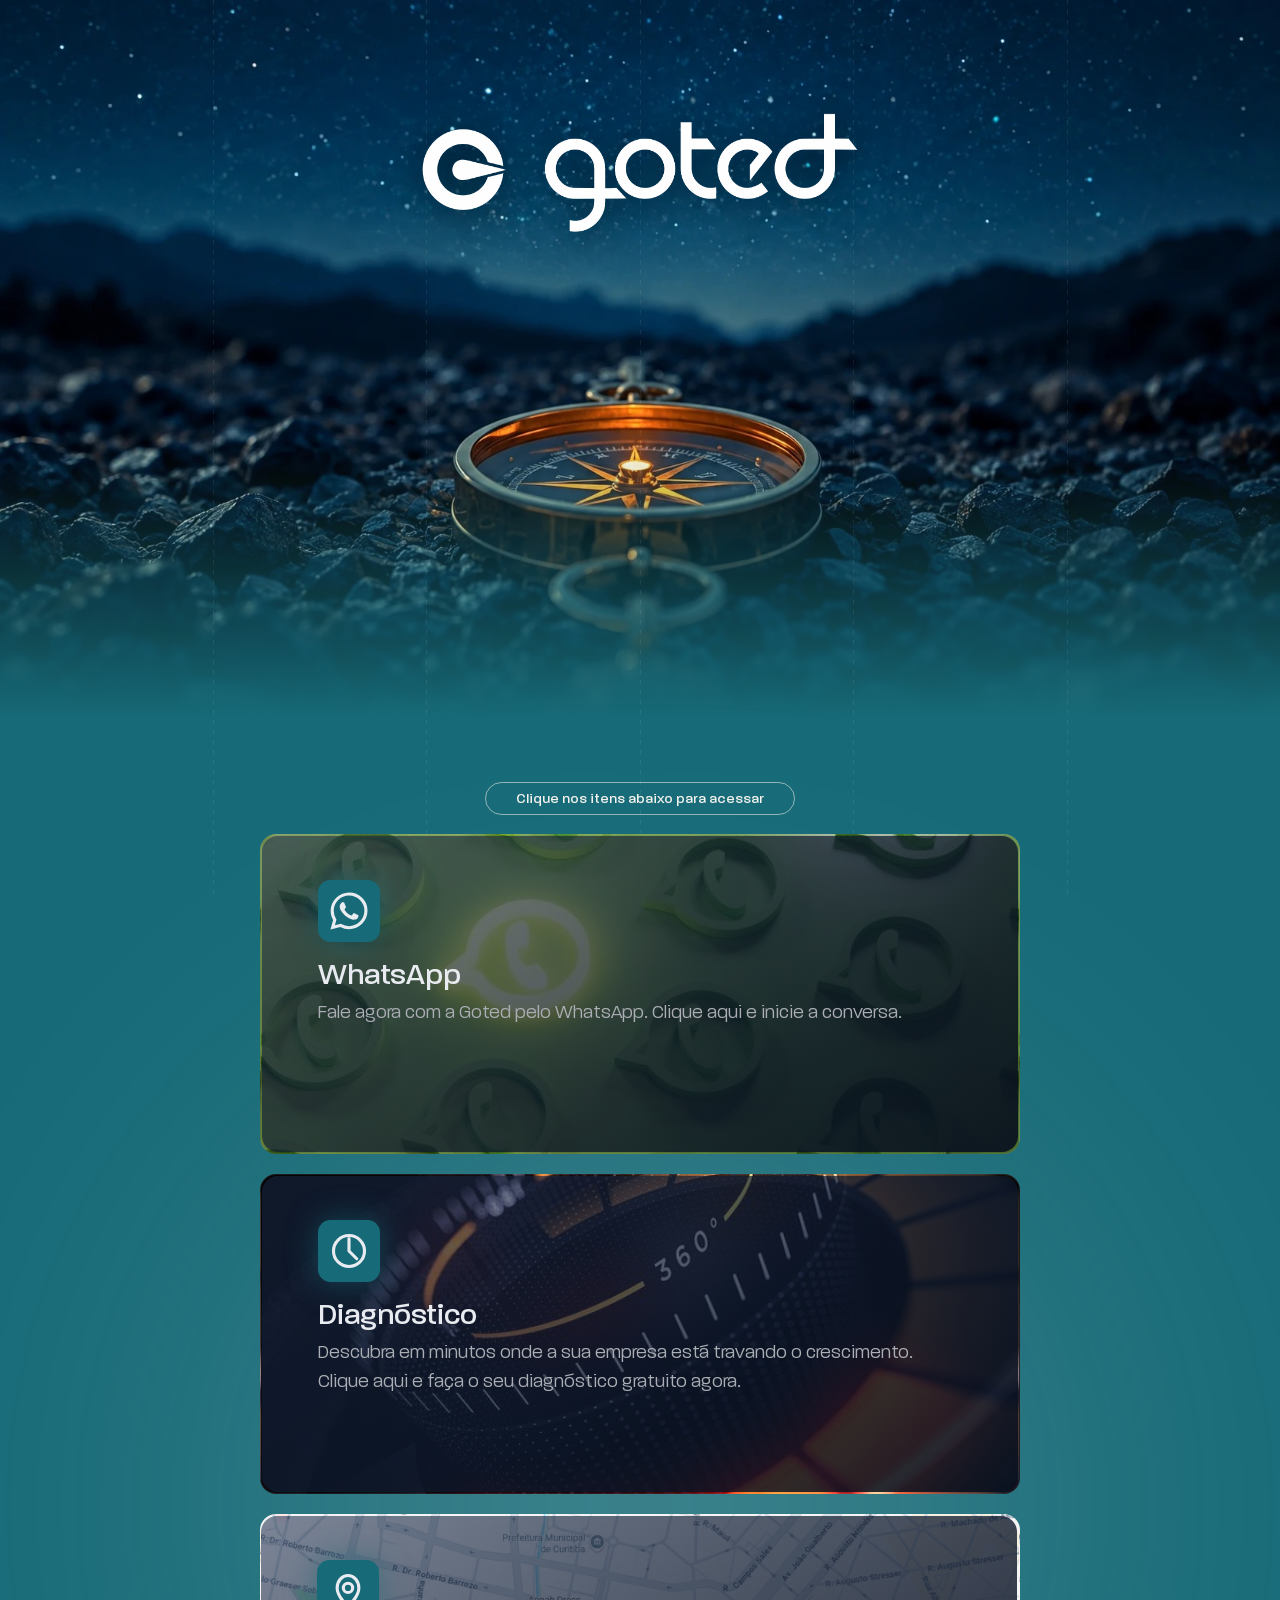
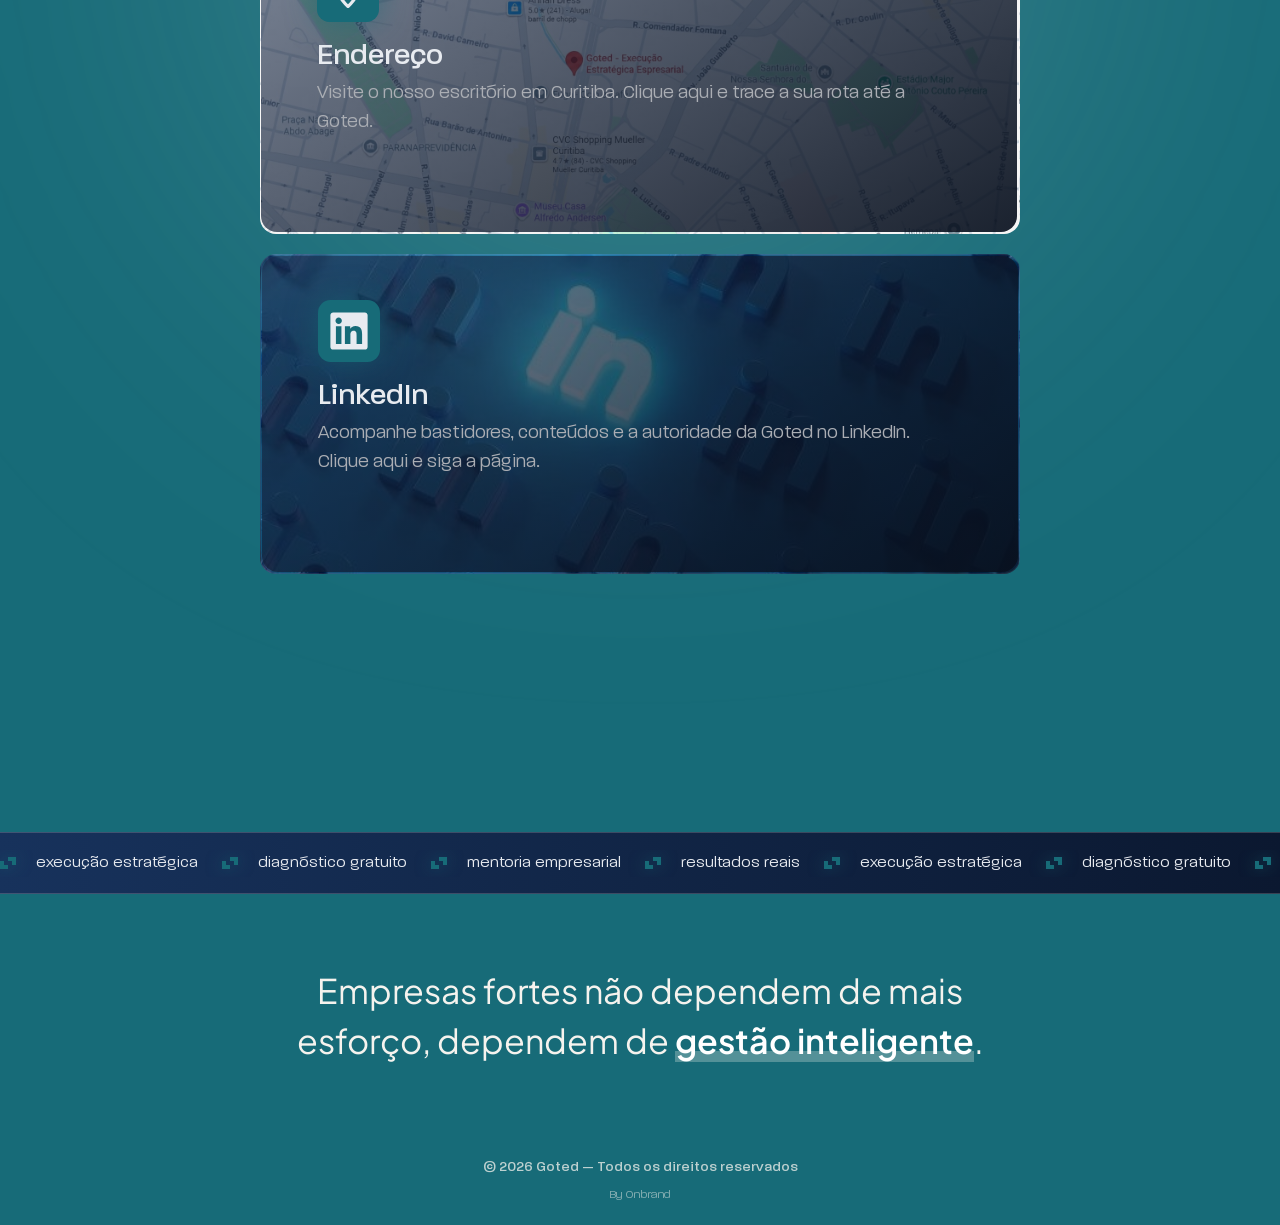
<file: index.html>
﻿<!DOCTYPE html>
<html lang="pt-BR">
<head><meta charset="UTF-8"><title>Goted | Links</title><meta name="description" content="Goted - mentoria e execução estratégica empresarial. Fale no WhatsApp, faça seu diagnóstico, siga no LinkedIn e visite nosso escritório em Curitiba."><link rel="icon" href="assets/images/brand/favicon.ico" sizes="any"><link rel="icon" type="image/png" sizes="32x32" href="assets/images/brand/favicon-32.png"><link rel="icon" type="image/png" sizes="16x16" href="assets/images/brand/favicon-16.png"><link rel="icon" type="image/png" sizes="192x192" href="assets/images/brand/favicon-192.png"><link rel="apple-touch-icon" sizes="180x180" href="assets/images/brand/apple-touch-icon.png"><script>if(navigator.userAgent.match(/MSIE|Internet Explorer/i)||navigator.userAgent.match(/Trident\/7\..*?rv:11/i)){var href=document.location.href;if(!href.match(/[?&]nowprocket/)){if(href.indexOf("?")==-1){if(href.indexOf("#")==-1){document.location.href=href+"?nowprocket=1"}else{document.location.href=href.replace("#","?nowprocket=1#")}}else{if(href.indexOf("#")==-1){document.location.href=href+"&nowprocket=1"}else{document.location.href=href.replace("#","&nowprocket=1#")}}}}</script><script>(()=>{class RocketLazyLoadScripts{constructor(){this.v="2.0.5",this.userEvents=["keydown","keyup","mousedown","mouseup","mousemove","mouseover","mouseout","touchmove","touchstart","touchend","touchcancel","wheel","click","dblclick","input"],this.attributeEvents=["onblur","onclick","oncontextmenu","ondblclick","onfocus","onmousedown","onmouseenter","onmouseleave","onmousemove","onmouseout","onmouseover","onmouseup","onmousewheel","onscroll","onsubmit"]}async t(){this.i(),this.o(),/iP(ad|hone)/.test(navigator.userAgent)&&this.h(),this.u(),this.l(this),this.m(),this.k(this),this.p(this),this._(),await Promise.all([this.R(),this.L()]),this.lastBreath=Date.now(),this.S(this),this.P(),this.D(),this.O(),this.M(),await this.C(this.delayedScripts.normal),await this.C(this.delayedScripts.defer),await this.C(this.delayedScripts.async),await this.T(),await this.F(),await this.j(),await this.A(),window.dispatchEvent(new Event("rocket-allScriptsLoaded")),this.everythingLoaded=!0,this.lastTouchEnd&&await new Promise(t=>setTimeout(t,500-Date.now()+this.lastTouchEnd)),this.I(),this.H(),this.U(),this.W()}i(){this.CSPIssue=sessionStorage.getItem("rocketCSPIssue"),document.addEventListener("securitypolicyviolation",t=>{this.CSPIssue||"script-src-elem"!==t.violatedDirective||"data"!==t.blockedURI||(this.CSPIssue=!0,sessionStorage.setItem("rocketCSPIssue",!0))},{isRocket:!0})}o(){window.addEventListener("pageshow",t=>{this.persisted=t.persisted,this.realWindowLoadedFired=!0},{isRocket:!0}),window.addEventListener("pagehide",()=>{this.onFirstUserAction=null},{isRocket:!0})}h(){let t;function e(e){t=e}window.addEventListener("touchstart",e,{isRocket:!0}),window.addEventListener("touchend",function i(o){o.changedTouches[0]&&t.changedTouches[0]&&Math.abs(o.changedTouches[0].pageX-t.changedTouches[0].pageX)<10&&Math.abs(o.changedTouches[0].pageY-t.changedTouches[0].pageY)<10&&o.timeStamp-t.timeStamp<200&&(window.removeEventListener("touchstart",e,{isRocket:!0}),window.removeEventListener("touchend",i,{isRocket:!0}),"INPUT"===o.target.tagName&&"text"===o.target.type||(o.target.dispatchEvent(new TouchEvent("touchend",{target:o.target,bubbles:!0})),o.target.dispatchEvent(new MouseEvent("mouseover",{target:o.target,bubbles:!0})),o.target.dispatchEvent(new PointerEvent("click",{target:o.target,bubbles:!0,cancelable:!0,detail:1,clientX:o.changedTouches[0].clientX,clientY:o.changedTouches[0].clientY})),event.preventDefault()))},{isRocket:!0})}q(t){this.userActionTriggered||("mousemove"!==t.type||this.firstMousemoveIgnored?"keyup"===t.type||"mouseover"===t.type||"mouseout"===t.type||(this.userActionTriggered=!0,this.onFirstUserAction&&this.onFirstUserAction()):this.firstMousemoveIgnored=!0),"click"===t.type&&t.preventDefault(),t.stopPropagation(),t.stopImmediatePropagation(),"touchstart"===this.lastEvent&&"touchend"===t.type&&(this.lastTouchEnd=Date.now()),"click"===t.type&&(this.lastTouchEnd=0),this.lastEvent=t.type,t.composedPath&&t.composedPath()[0].getRootNode()instanceof ShadowRoot&&(t.rocketTarget=t.composedPath()[0]),this.savedUserEvents.push(t)}u(){this.savedUserEvents=[],this.userEventHandler=this.q.bind(this),this.userEvents.forEach(t=>window.addEventListener(t,this.userEventHandler,{passive:!1,isRocket:!0})),document.addEventListener("visibilitychange",this.userEventHandler,{isRocket:!0})}U(){this.userEvents.forEach(t=>window.removeEventListener(t,this.userEventHandler,{passive:!1,isRocket:!0})),document.removeEventListener("visibilitychange",this.userEventHandler,{isRocket:!0}),this.savedUserEvents.forEach(t=>{(t.rocketTarget||t.target).dispatchEvent(new window[t.constructor.name](t.type,t))})}m(){const t="return false",e=Array.from(this.attributeEvents,t=>"data-rocket-"+t),i="["+this.attributeEvents.join("],[")+"]",o="[data-rocket-"+this.attributeEvents.join("],[data-rocket-")+"]",s=(e,i,o)=>{o&&o!==t&&(e.setAttribute("data-rocket-"+i,o),e["rocket"+i]=new Function("event",o),e.setAttribute(i,t))};new MutationObserver(t=>{for(const n of t)"attributes"===n.type&&(n.attributeName.startsWith("data-rocket-")||this.everythingLoaded?n.attributeName.startsWith("data-rocket-")&&this.everythingLoaded&&this.N(n.target,n.attributeName.substring(12)):s(n.target,n.attributeName,n.target.getAttribute(n.attributeName))),"childList"===n.type&&n.addedNodes.forEach(t=>{if(t.nodeType===Node.ELEMENT_NODE)if(this.everythingLoaded)for(const i of[t,...t.querySelectorAll(o)])for(const t of i.getAttributeNames())e.includes(t)&&this.N(i,t.substring(12));else for(const e of[t,...t.querySelectorAll(i)])for(const t of e.getAttributeNames())this.attributeEvents.includes(t)&&s(e,t,e.getAttribute(t))})}).observe(document,{subtree:!0,childList:!0,attributeFilter:[...this.attributeEvents,...e]})}I(){this.attributeEvents.forEach(t=>{document.querySelectorAll("[data-rocket-"+t+"]").forEach(e=>{this.N(e,t)})})}N(t,e){const i=t.getAttribute("data-rocket-"+e);i&&(t.setAttribute(e,i),t.removeAttribute("data-rocket-"+e))}k(t){Object.defineProperty(HTMLElement.prototype,"onclick",{get(){return this.rocketonclick||null},set(e){this.rocketonclick=e,this.setAttribute(t.everythingLoaded?"onclick":"data-rocket-onclick","this.rocketonclick(event)")}})}S(t){function e(e,i){let o=e[i];e[i]=null,Object.defineProperty(e,i,{get:()=>o,set(s){t.everythingLoaded?o=s:e["rocket"+i]=o=s}})}e(document,"onreadystatechange"),e(window,"onload"),e(window,"onpageshow");try{Object.defineProperty(document,"readyState",{get:()=>t.rocketReadyState,set(e){t.rocketReadyState=e},configurable:!0}),document.readyState="loading"}catch(t){console.log("WPRocket DJE readyState conflict, bypassing")}}l(t){this.originalAddEventListener=EventTarget.prototype.addEventListener,this.originalRemoveEventListener=EventTarget.prototype.removeEventListener,this.savedEventListeners=[],EventTarget.prototype.addEventListener=function(e,i,o){o&&o.isRocket||!t.B(e,this)&&!t.userEvents.includes(e)||t.B(e,this)&&!t.userActionTriggered||e.startsWith("rocket-")||t.everythingLoaded?t.originalAddEventListener.call(this,e,i,o):(t.savedEventListeners.push({target:this,remove:!1,type:e,func:i,options:o}),"mouseenter"!==e&&"mouseleave"!==e||t.originalAddEventListener.call(this,e,t.savedUserEvents.push,o))},EventTarget.prototype.removeEventListener=function(e,i,o){o&&o.isRocket||!t.B(e,this)&&!t.userEvents.includes(e)||t.B(e,this)&&!t.userActionTriggered||e.startsWith("rocket-")||t.everythingLoaded?t.originalRemoveEventListener.call(this,e,i,o):t.savedEventListeners.push({target:this,remove:!0,type:e,func:i,options:o})}}J(t,e){this.savedEventListeners=this.savedEventListeners.filter(i=>{let o=i.type,s=i.target||window;return e!==o||t!==s||(this.B(o,s)&&(i.type="rocket-"+o),this.$(i),!1)})}H(){EventTarget.prototype.addEventListener=this.originalAddEventListener,EventTarget.prototype.removeEventListener=this.originalRemoveEventListener,this.savedEventListeners.forEach(t=>this.$(t))}$(t){t.remove?this.originalRemoveEventListener.call(t.target,t.type,t.func,t.options):this.originalAddEventListener.call(t.target,t.type,t.func,t.options)}p(t){let e;function i(e){return t.everythingLoaded?e:e.split(" ").map(t=>"load"===t||t.startsWith("load.")?"rocket-jquery-load":t).join(" ")}function o(o){function s(e){const s=o.fn[e];o.fn[e]=o.fn.init.prototype[e]=function(){return this[0]===window&&t.userActionTriggered&&("string"==typeof arguments[0]||arguments[0]instanceof String?arguments[0]=i(arguments[0]):"object"==typeof arguments[0]&&Object.keys(arguments[0]).forEach(t=>{const e=arguments[0][t];delete arguments[0][t],arguments[0][i(t)]=e})),s.apply(this,arguments),this}}if(o&&o.fn&&!t.allJQueries.includes(o)){const e={DOMContentLoaded:[],"rocket-DOMContentLoaded":[]};for(const t in e)document.addEventListener(t,()=>{e[t].forEach(t=>t())},{isRocket:!0});o.fn.ready=o.fn.init.prototype.ready=function(i){function s(){parseInt(o.fn.jquery)>2?setTimeout(()=>i.bind(document)(o)):i.bind(document)(o)}return"function"==typeof i&&(t.realDomReadyFired?!t.userActionTriggered||t.fauxDomReadyFired?s():e["rocket-DOMContentLoaded"].push(s):e.DOMContentLoaded.push(s)),this},s("on"),s("one"),s("off"),t.allJQueries.push(o)}e=o}t.allJQueries=[],o(window.jQuery),Object.defineProperty(window,"jQuery",{get:()=>e,set(t){o(t)}})}P(){const t=new Map;document.write=document.writeln=function(e){const i=document.currentScript,o=document.createRange(),s=i.parentElement;let n=t.get(i);void 0===n&&(n=i.nextSibling,t.set(i,n));const c=document.createDocumentFragment();o.setStart(c,0),c.appendChild(o.createContextualFragment(e)),s.insertBefore(c,n)}}async R(){return new Promise(t=>{this.userActionTriggered?t():this.onFirstUserAction=t})}async L(){return new Promise(t=>{document.addEventListener("DOMContentLoaded",()=>{this.realDomReadyFired=!0,t()},{isRocket:!0})})}async j(){return this.realWindowLoadedFired?Promise.resolve():new Promise(t=>{window.addEventListener("load",t,{isRocket:!0})})}M(){this.pendingScripts=[];this.scriptsMutationObserver=new MutationObserver(t=>{for(const e of t)e.addedNodes.forEach(t=>{"SCRIPT"!==t.tagName||!t.src||t.noModule||t.isWPRocket||this.pendingScripts.push({script:t,promise:new Promise(e=>{const i=()=>{const i=this.pendingScripts.findIndex(e=>e.script===t);i>=0&&this.pendingScripts.splice(i,1),e()};t.addEventListener("load",i,{isRocket:!0}),t.addEventListener("error",i,{isRocket:!0}),setTimeout(i,1e3)})})})}),this.scriptsMutationObserver.observe(document,{childList:!0,subtree:!0})}async F(){await this.X(),this.pendingScripts.length?(await this.pendingScripts[0].promise,await this.F()):this.scriptsMutationObserver.disconnect()}D(){this.delayedScripts={normal:[],async:[],defer:[]},document.querySelectorAll("script[type$=rocketlazyloadscript]").forEach(t=>{t.hasAttribute("data-rocket-src")?t.hasAttribute("async")&&!1!==t.async?this.delayedScripts.async.push(t):t.hasAttribute("defer")&&!1!==t.defer||"module"===t.getAttribute("data-rocket-type")?this.delayedScripts.defer.push(t):this.delayedScripts.normal.push(t):this.delayedScripts.normal.push(t)})}async _(){await this.L();let t=[];document.querySelectorAll("script[type$=rocketlazyloadscript][data-rocket-src]").forEach(e=>{let i=e.getAttribute("data-rocket-src");if(i&&!i.startsWith("data:")){i.startsWith("//")&&(i=location.protocol+i);try{const o=new URL(i).origin;o!==location.origin&&t.push({src:o,crossOrigin:e.crossOrigin||"module"===e.getAttribute("data-rocket-type")})}catch(t){}}}),t=[...new Map(t.map(t=>[JSON.stringify(t),t])).values()],this.Y(t,"preconnect")}async G(t){if(await this.K(),!0!==t.noModule||!("noModule"in HTMLScriptElement.prototype))return new Promise(e=>{let i;function o(){(i||t).setAttribute("data-rocket-status","executed"),e()}try{if(navigator.userAgent.includes("Firefox/")||""===navigator.vendor||this.CSPIssue)i=document.createElement("script"),[...t.attributes].forEach(t=>{let e=t.nodeName;"type"!==e&&("data-rocket-type"===e&&(e="type"),"data-rocket-src"===e&&(e="src"),i.setAttribute(e,t.nodeValue))}),t.text&&(i.text=t.text),t.nonce&&(i.nonce=t.nonce),i.hasAttribute("src")?(i.addEventListener("load",o,{isRocket:!0}),i.addEventListener("error",()=>{i.setAttribute("data-rocket-status","failed-network"),e()},{isRocket:!0}),setTimeout(()=>{i.isConnected||e()},1)):(i.text=t.text,o()),i.isWPRocket=!0,t.parentNode.replaceChild(i,t);else{const i=t.getAttribute("data-rocket-type"),s=t.getAttribute("data-rocket-src");i?(t.type=i,t.removeAttribute("data-rocket-type")):t.removeAttribute("type"),t.addEventListener("load",o,{isRocket:!0}),t.addEventListener("error",i=>{this.CSPIssue&&i.target.src.startsWith("data:")?(console.log("WPRocket: CSP fallback activated"),t.removeAttribute("src"),this.G(t).then(e)):(t.setAttribute("data-rocket-status","failed-network"),e())},{isRocket:!0}),s?(t.fetchPriority="high",t.removeAttribute("data-rocket-src"),t.src=s):t.src="data:text/javascript;base64,"+window.btoa(unescape(encodeURIComponent(t.text)))}}catch(i){t.setAttribute("data-rocket-status","failed-transform"),e()}});t.setAttribute("data-rocket-status","skipped")}async C(t){const e=t.shift();return e?(e.isConnected&&await this.G(e),this.C(t)):Promise.resolve()}O(){this.Y([...this.delayedScripts.normal,...this.delayedScripts.defer,...this.delayedScripts.async],"preload")}Y(t,e){this.trash=this.trash||[];let i=!0;var o=document.createDocumentFragment();t.forEach(t=>{const s=t.getAttribute&&t.getAttribute("data-rocket-src")||t.src;if(s&&!s.startsWith("data:")){const n=document.createElement("link");n.href=s,n.rel=e,"preconnect"!==e&&(n.as="script",n.fetchPriority=i?"high":"low"),t.getAttribute&&"module"===t.getAttribute("data-rocket-type")&&(n.crossOrigin=!0),t.crossOrigin&&(n.crossOrigin=t.crossOrigin),t.integrity&&(n.integrity=t.integrity),t.nonce&&(n.nonce=t.nonce),o.appendChild(n),this.trash.push(n),i=!1}}),document.head.appendChild(o)}W(){this.trash.forEach(t=>t.remove())}async T(){try{document.readyState="interactive"}catch(t){}this.fauxDomReadyFired=!0;try{await this.K(),this.J(document,"readystatechange"),document.dispatchEvent(new Event("rocket-readystatechange")),await this.K(),document.rocketonreadystatechange&&document.rocketonreadystatechange(),await this.K(),this.J(document,"DOMContentLoaded"),document.dispatchEvent(new Event("rocket-DOMContentLoaded")),await this.K(),this.J(window,"DOMContentLoaded"),window.dispatchEvent(new Event("rocket-DOMContentLoaded"))}catch(t){console.error(t)}}async A(){try{document.readyState="complete"}catch(t){}try{await this.K(),this.J(document,"readystatechange"),document.dispatchEvent(new Event("rocket-readystatechange")),await this.K(),document.rocketonreadystatechange&&document.rocketonreadystatechange(),await this.K(),this.J(window,"load"),window.dispatchEvent(new Event("rocket-load")),await this.K(),window.rocketonload&&window.rocketonload(),await this.K(),this.allJQueries.forEach(t=>t(window).trigger("rocket-jquery-load")),await this.K(),this.J(window,"pageshow");const t=new Event("rocket-pageshow");t.persisted=this.persisted,window.dispatchEvent(t),await this.K(),window.rocketonpageshow&&window.rocketonpageshow({persisted:this.persisted})}catch(t){console.error(t)}}async K(){Date.now()-this.lastBreath>45&&(await this.X(),this.lastBreath=Date.now())}async X(){return document.hidden?new Promise(t=>setTimeout(t)):new Promise(t=>requestAnimationFrame(t))}B(t,e=window){return e===document&&"readystatechange"===t||(e===document&&"DOMContentLoaded"===t||(e===window&&"DOMContentLoaded"===t||(e===window&&"load"===t||e===window&&"pageshow"===t)))}static run(){(new RocketLazyLoadScripts).t()}}RocketLazyLoadScripts.run()})();
</script>
	
		<meta name='robots' content='index, follow, max-image-preview:large, max-snippet:-1, max-video-preview:-1' />
<style id='wp-img-auto-sizes-contain-inline-css'>
img:is([sizes=auto i],[sizes^="auto," i]){contain-intrinsic-size:3000px 1500px}
/*# sourceURL=wp-img-auto-sizes-contain-inline-css */
</style>
<style id='wp-emoji-styles-inline-css'>

	img.wp-smiley, img.emoji {
		display: inline !important;
		border: none !important;
		box-shadow: none !important;
		height: 1em !important;
		width: 1em !important;
		margin: 0 0.07em !important;
		vertical-align: -0.1em !important;
		background: none !important;
		padding: 0 !important;
	}
/*# sourceURL=wp-emoji-styles-inline-css */
</style>
<style id='global-styles-inline-css'>
:root{--wp--preset--aspect-ratio--square: 1;--wp--preset--aspect-ratio--4-3: 4/3;--wp--preset--aspect-ratio--3-4: 3/4;--wp--preset--aspect-ratio--3-2: 3/2;--wp--preset--aspect-ratio--2-3: 2/3;--wp--preset--aspect-ratio--16-9: 16/9;--wp--preset--aspect-ratio--9-16: 9/16;--wp--preset--color--black: #000000;--wp--preset--color--cyan-bluish-gray: #abb8c3;--wp--preset--color--white: #ffffff;--wp--preset--color--pale-pink: #f78da7;--wp--preset--color--vivid-red: #cf2e2e;--wp--preset--color--luminous-vivid-orange: #ff6900;--wp--preset--color--luminous-vivid-amber: #fcb900;--wp--preset--color--light-green-cyan: #7bdcb5;--wp--preset--color--vivid-green-cyan: #00d084;--wp--preset--color--pale-cyan-blue: #8ed1fc;--wp--preset--color--vivid-cyan-blue: #0693e3;--wp--preset--color--vivid-purple: #9b51e0;--wp--preset--gradient--vivid-cyan-blue-to-vivid-purple: linear-gradient(135deg,rgb(6,147,227) 0%,rgb(155,81,224) 100%);--wp--preset--gradient--light-green-cyan-to-vivid-green-cyan: linear-gradient(135deg,rgb(122,220,180) 0%,rgb(0,208,130) 100%);--wp--preset--gradient--luminous-vivid-amber-to-luminous-vivid-orange: linear-gradient(135deg,rgb(252,185,0) 0%,rgb(255,105,0) 100%);--wp--preset--gradient--luminous-vivid-orange-to-vivid-red: linear-gradient(135deg,rgb(255,105,0) 0%,rgb(207,46,46) 100%);--wp--preset--gradient--very-light-gray-to-cyan-bluish-gray: linear-gradient(135deg,rgb(238,238,238) 0%,rgb(169,184,195) 100%);--wp--preset--gradient--cool-to-warm-spectrum: linear-gradient(135deg,rgb(74,234,220) 0%,rgb(151,120,209) 20%,rgb(207,42,186) 40%,rgb(238,44,130) 60%,rgb(251,105,98) 80%,rgb(254,248,76) 100%);--wp--preset--gradient--blush-light-purple: linear-gradient(135deg,rgb(255,206,236) 0%,rgb(152,150,240) 100%);--wp--preset--gradient--blush-bordeaux: linear-gradient(135deg,rgb(254,205,165) 0%,rgb(254,45,45) 50%,rgb(107,0,62) 100%);--wp--preset--gradient--luminous-dusk: linear-gradient(135deg,rgb(255,203,112) 0%,rgb(199,81,192) 50%,rgb(65,88,208) 100%);--wp--preset--gradient--pale-ocean: linear-gradient(135deg,rgb(255,245,203) 0%,rgb(182,227,212) 50%,rgb(51,167,181) 100%);--wp--preset--gradient--electric-grass: linear-gradient(135deg,rgb(202,248,128) 0%,rgb(113,206,126) 100%);--wp--preset--gradient--midnight: linear-gradient(135deg,rgb(2,3,129) 0%,rgb(40,116,252) 100%);--wp--preset--font-size--small: 13px;--wp--preset--font-size--medium: 20px;--wp--preset--font-size--large: 36px;--wp--preset--font-size--x-large: 42px;--wp--preset--spacing--20: 0.44rem;--wp--preset--spacing--30: 0.67rem;--wp--preset--spacing--40: 1rem;--wp--preset--spacing--50: 1.5rem;--wp--preset--spacing--60: 2.25rem;--wp--preset--spacing--70: 3.38rem;--wp--preset--spacing--80: 5.06rem;--wp--preset--shadow--natural: 6px 6px 9px rgba(0, 0, 0, 0.2);--wp--preset--shadow--deep: 12px 12px 50px rgba(0, 0, 0, 0.4);--wp--preset--shadow--sharp: 6px 6px 0px rgba(0, 0, 0, 0.2);--wp--preset--shadow--outlined: 6px 6px 0px -3px rgb(255, 255, 255), 6px 6px rgb(0, 0, 0);--wp--preset--shadow--crisp: 6px 6px 0px rgb(0, 0, 0);}:root { --wp--style--global--content-size: 800px;--wp--style--global--wide-size: 1200px; }:where(body) { margin: 0; }.wp-site-blocks > .alignleft { float: left; margin-right: 2em; }.wp-site-blocks > .alignright { float: right; margin-left: 2em; }.wp-site-blocks > .aligncenter { justify-content: center; margin-left: auto; margin-right: auto; }:where(.wp-site-blocks) > * { margin-block-start: 24px; margin-block-end: 0; }:where(.wp-site-blocks) > :first-child { margin-block-start: 0; }:where(.wp-site-blocks) > :last-child { margin-block-end: 0; }:root { --wp--style--block-gap: 24px; }:root :where(.is-layout-flow) > :first-child{margin-block-start: 0;}:root :where(.is-layout-flow) > :last-child{margin-block-end: 0;}:root :where(.is-layout-flow) > *{margin-block-start: 24px;margin-block-end: 0;}:root :where(.is-layout-constrained) > :first-child{margin-block-start: 0;}:root :where(.is-layout-constrained) > :last-child{margin-block-end: 0;}:root :where(.is-layout-constrained) > *{margin-block-start: 24px;margin-block-end: 0;}:root :where(.is-layout-flex){gap: 24px;}:root :where(.is-layout-grid){gap: 24px;}.is-layout-flow > .alignleft{float: left;margin-inline-start: 0;margin-inline-end: 2em;}.is-layout-flow > .alignright{float: right;margin-inline-start: 2em;margin-inline-end: 0;}.is-layout-flow > .aligncenter{margin-left: auto !important;margin-right: auto !important;}.is-layout-constrained > .alignleft{float: left;margin-inline-start: 0;margin-inline-end: 2em;}.is-layout-constrained > .alignright{float: right;margin-inline-start: 2em;margin-inline-end: 0;}.is-layout-constrained > .aligncenter{margin-left: auto !important;margin-right: auto !important;}.is-layout-constrained > :where(:not(.alignleft):not(.alignright):not(.alignfull)){max-width: var(--wp--style--global--content-size);margin-left: auto !important;margin-right: auto !important;}.is-layout-constrained > .alignwide{max-width: var(--wp--style--global--wide-size);}body .is-layout-flex{display: flex;}.is-layout-flex{flex-wrap: wrap;align-items: center;}.is-layout-flex > :is(*, div){margin: 0;}body .is-layout-grid{display: grid;}.is-layout-grid > :is(*, div){margin: 0;}body{padding-top: 0px;padding-right: 0px;padding-bottom: 0px;padding-left: 0px;}a:where(:not(.wp-element-button)){text-decoration: underline;}:root :where(.wp-element-button, .wp-block-button__link){background-color: #32373c;border-width: 0;color: #fff;font-family: inherit;font-size: inherit;font-style: inherit;font-weight: inherit;letter-spacing: inherit;line-height: inherit;padding-top: calc(0.667em + 2px);padding-right: calc(1.333em + 2px);padding-bottom: calc(0.667em + 2px);padding-left: calc(1.333em + 2px);text-decoration: none;text-transform: inherit;}.has-black-color{color: var(--wp--preset--color--black) !important;}.has-cyan-bluish-gray-color{color: var(--wp--preset--color--cyan-bluish-gray) !important;}.has-white-color{color: var(--wp--preset--color--white) !important;}.has-pale-pink-color{color: var(--wp--preset--color--pale-pink) !important;}.has-vivid-red-color{color: var(--wp--preset--color--vivid-red) !important;}.has-luminous-vivid-orange-color{color: var(--wp--preset--color--luminous-vivid-orange) !important;}.has-luminous-vivid-amber-color{color: var(--wp--preset--color--luminous-vivid-amber) !important;}.has-light-green-cyan-color{color: var(--wp--preset--color--light-green-cyan) !important;}.has-vivid-green-cyan-color{color: var(--wp--preset--color--vivid-green-cyan) !important;}.has-pale-cyan-blue-color{color: var(--wp--preset--color--pale-cyan-blue) !important;}.has-vivid-cyan-blue-color{color: var(--wp--preset--color--vivid-cyan-blue) !important;}.has-vivid-purple-color{color: var(--wp--preset--color--vivid-purple) !important;}.has-black-background-color{background-color: var(--wp--preset--color--black) !important;}.has-cyan-bluish-gray-background-color{background-color: var(--wp--preset--color--cyan-bluish-gray) !important;}.has-white-background-color{background-color: var(--wp--preset--color--white) !important;}.has-pale-pink-background-color{background-color: var(--wp--preset--color--pale-pink) !important;}.has-vivid-red-background-color{background-color: var(--wp--preset--color--vivid-red) !important;}.has-luminous-vivid-orange-background-color{background-color: var(--wp--preset--color--luminous-vivid-orange) !important;}.has-luminous-vivid-amber-background-color{background-color: var(--wp--preset--color--luminous-vivid-amber) !important;}.has-light-green-cyan-background-color{background-color: var(--wp--preset--color--light-green-cyan) !important;}.has-vivid-green-cyan-background-color{background-color: var(--wp--preset--color--vivid-green-cyan) !important;}.has-pale-cyan-blue-background-color{background-color: var(--wp--preset--color--pale-cyan-blue) !important;}.has-vivid-cyan-blue-background-color{background-color: var(--wp--preset--color--vivid-cyan-blue) !important;}.has-vivid-purple-background-color{background-color: var(--wp--preset--color--vivid-purple) !important;}.has-black-border-color{border-color: var(--wp--preset--color--black) !important;}.has-cyan-bluish-gray-border-color{border-color: var(--wp--preset--color--cyan-bluish-gray) !important;}.has-white-border-color{border-color: var(--wp--preset--color--white) !important;}.has-pale-pink-border-color{border-color: var(--wp--preset--color--pale-pink) !important;}.has-vivid-red-border-color{border-color: var(--wp--preset--color--vivid-red) !important;}.has-luminous-vivid-orange-border-color{border-color: var(--wp--preset--color--luminous-vivid-orange) !important;}.has-luminous-vivid-amber-border-color{border-color: var(--wp--preset--color--luminous-vivid-amber) !important;}.has-light-green-cyan-border-color{border-color: var(--wp--preset--color--light-green-cyan) !important;}.has-vivid-green-cyan-border-color{border-color: var(--wp--preset--color--vivid-green-cyan) !important;}.has-pale-cyan-blue-border-color{border-color: var(--wp--preset--color--pale-cyan-blue) !important;}.has-vivid-cyan-blue-border-color{border-color: var(--wp--preset--color--vivid-cyan-blue) !important;}.has-vivid-purple-border-color{border-color: var(--wp--preset--color--vivid-purple) !important;}.has-vivid-cyan-blue-to-vivid-purple-gradient-background{background: var(--wp--preset--gradient--vivid-cyan-blue-to-vivid-purple) !important;}.has-light-green-cyan-to-vivid-green-cyan-gradient-background{background: var(--wp--preset--gradient--light-green-cyan-to-vivid-green-cyan) !important;}.has-luminous-vivid-amber-to-luminous-vivid-orange-gradient-background{background: var(--wp--preset--gradient--luminous-vivid-amber-to-luminous-vivid-orange) !important;}.has-luminous-vivid-orange-to-vivid-red-gradient-background{background: var(--wp--preset--gradient--luminous-vivid-orange-to-vivid-red) !important;}.has-very-light-gray-to-cyan-bluish-gray-gradient-background{background: var(--wp--preset--gradient--very-light-gray-to-cyan-bluish-gray) !important;}.has-cool-to-warm-spectrum-gradient-background{background: var(--wp--preset--gradient--cool-to-warm-spectrum) !important;}.has-blush-light-purple-gradient-background{background: var(--wp--preset--gradient--blush-light-purple) !important;}.has-blush-bordeaux-gradient-background{background: var(--wp--preset--gradient--blush-bordeaux) !important;}.has-luminous-dusk-gradient-background{background: var(--wp--preset--gradient--luminous-dusk) !important;}.has-pale-ocean-gradient-background{background: var(--wp--preset--gradient--pale-ocean) !important;}.has-electric-grass-gradient-background{background: var(--wp--preset--gradient--electric-grass) !important;}.has-midnight-gradient-background{background: var(--wp--preset--gradient--midnight) !important;}.has-small-font-size{font-size: var(--wp--preset--font-size--small) !important;}.has-medium-font-size{font-size: var(--wp--preset--font-size--medium) !important;}.has-large-font-size{font-size: var(--wp--preset--font-size--large) !important;}.has-x-large-font-size{font-size: var(--wp--preset--font-size--x-large) !important;}
:root :where(.wp-block-pullquote){font-size: 1.5em;line-height: 1.6;}
/*# sourceURL=global-styles-inline-css */
</style>
<link data-minify="1" rel='stylesheet' id='hello-elementor-css' href='assets/css/42f848fe2223d3ac.css' media='all' />
<link data-minify="1" rel='stylesheet' id='hello-elementor-theme-style-css' href='assets/css/70f43be06d512c81.css' media='all' />
<link data-minify="1" rel='stylesheet' id='hello-elementor-header-footer-css' href='assets/css/497afe233ed898a1.css' media='all' />
<link rel='stylesheet' id='elementor-frontend-css' href='assets/css/b00bba7ddc798fe5.css' media='all' />
<style id='elementor-frontend-inline-css'>
.e-heading-base a, .e-paragraph-base a { all: unset; cursor: pointer; }form[data-element_type="e-form"].form-state-success [data-element_type="e-form-success-message"],form[data-element_type="e-form"].form-state-error [data-element_type="e-form-error-message"]{ display: block; }
.e-form-textarea-base:not([data-resizable]) { resize: none; } .e-form-submit-button-base { cursor: pointer; box-sizing: border-box; }
@-webkit-keyframes ha_fadeIn{0%{opacity:0}to{opacity:1}}@keyframes ha_fadeIn{0%{opacity:0}to{opacity:1}}@-webkit-keyframes ha_zoomIn{0%{opacity:0;-webkit-transform:scale3d(.3,.3,.3);transform:scale3d(.3,.3,.3)}50%{opacity:1}}@keyframes ha_zoomIn{0%{opacity:0;-webkit-transform:scale3d(.3,.3,.3);transform:scale3d(.3,.3,.3)}50%{opacity:1}}@-webkit-keyframes ha_rollIn{0%{opacity:0;-webkit-transform:translate3d(-100%,0,0) rotate3d(0,0,1,-120deg);transform:translate3d(-100%,0,0) rotate3d(0,0,1,-120deg)}to{opacity:1}}@keyframes ha_rollIn{0%{opacity:0;-webkit-transform:translate3d(-100%,0,0) rotate3d(0,0,1,-120deg);transform:translate3d(-100%,0,0) rotate3d(0,0,1,-120deg)}to{opacity:1}}@-webkit-keyframes ha_bounce{0%,20%,53%,to{-webkit-animation-timing-function:cubic-bezier(.215,.61,.355,1);animation-timing-function:cubic-bezier(.215,.61,.355,1)}40%,43%{-webkit-transform:translate3d(0,-30px,0) scaleY(1.1);transform:translate3d(0,-30px,0) scaleY(1.1);-webkit-animation-timing-function:cubic-bezier(.755,.05,.855,.06);animation-timing-function:cubic-bezier(.755,.05,.855,.06)}70%{-webkit-transform:translate3d(0,-15px,0) scaleY(1.05);transform:translate3d(0,-15px,0) scaleY(1.05);-webkit-animation-timing-function:cubic-bezier(.755,.05,.855,.06);animation-timing-function:cubic-bezier(.755,.05,.855,.06)}80%{-webkit-transition-timing-function:cubic-bezier(.215,.61,.355,1);transition-timing-function:cubic-bezier(.215,.61,.355,1);-webkit-transform:translate3d(0,0,0) scaleY(.95);transform:translate3d(0,0,0) scaleY(.95)}90%{-webkit-transform:translate3d(0,-4px,0) scaleY(1.02);transform:translate3d(0,-4px,0) scaleY(1.02)}}@keyframes ha_bounce{0%,20%,53%,to{-webkit-animation-timing-function:cubic-bezier(.215,.61,.355,1);animation-timing-function:cubic-bezier(.215,.61,.355,1)}40%,43%{-webkit-transform:translate3d(0,-30px,0) scaleY(1.1);transform:translate3d(0,-30px,0) scaleY(1.1);-webkit-animation-timing-function:cubic-bezier(.755,.05,.855,.06);animation-timing-function:cubic-bezier(.755,.05,.855,.06)}70%{-webkit-transform:translate3d(0,-15px,0) scaleY(1.05);transform:translate3d(0,-15px,0) scaleY(1.05);-webkit-animation-timing-function:cubic-bezier(.755,.05,.855,.06);animation-timing-function:cubic-bezier(.755,.05,.855,.06)}80%{-webkit-transition-timing-function:cubic-bezier(.215,.61,.355,1);transition-timing-function:cubic-bezier(.215,.61,.355,1);-webkit-transform:translate3d(0,0,0) scaleY(.95);transform:translate3d(0,0,0) scaleY(.95)}90%{-webkit-transform:translate3d(0,-4px,0) scaleY(1.02);transform:translate3d(0,-4px,0) scaleY(1.02)}}@-webkit-keyframes ha_bounceIn{0%,20%,40%,60%,80%,to{-webkit-animation-timing-function:cubic-bezier(.215,.61,.355,1);animation-timing-function:cubic-bezier(.215,.61,.355,1)}0%{opacity:0;-webkit-transform:scale3d(.3,.3,.3);transform:scale3d(.3,.3,.3)}20%{-webkit-transform:scale3d(1.1,1.1,1.1);transform:scale3d(1.1,1.1,1.1)}40%{-webkit-transform:scale3d(.9,.9,.9);transform:scale3d(.9,.9,.9)}60%{opacity:1;-webkit-transform:scale3d(1.03,1.03,1.03);transform:scale3d(1.03,1.03,1.03)}80%{-webkit-transform:scale3d(.97,.97,.97);transform:scale3d(.97,.97,.97)}to{opacity:1}}@keyframes ha_bounceIn{0%,20%,40%,60%,80%,to{-webkit-animation-timing-function:cubic-bezier(.215,.61,.355,1);animation-timing-function:cubic-bezier(.215,.61,.355,1)}0%{opacity:0;-webkit-transform:scale3d(.3,.3,.3);transform:scale3d(.3,.3,.3)}20%{-webkit-transform:scale3d(1.1,1.1,1.1);transform:scale3d(1.1,1.1,1.1)}40%{-webkit-transform:scale3d(.9,.9,.9);transform:scale3d(.9,.9,.9)}60%{opacity:1;-webkit-transform:scale3d(1.03,1.03,1.03);transform:scale3d(1.03,1.03,1.03)}80%{-webkit-transform:scale3d(.97,.97,.97);transform:scale3d(.97,.97,.97)}to{opacity:1}}@-webkit-keyframes ha_flipInX{0%{opacity:0;-webkit-transform:perspective(400px) rotate3d(1,0,0,90deg);transform:perspective(400px) rotate3d(1,0,0,90deg);-webkit-animation-timing-function:ease-in;animation-timing-function:ease-in}40%{-webkit-transform:perspective(400px) rotate3d(1,0,0,-20deg);transform:perspective(400px) rotate3d(1,0,0,-20deg);-webkit-animation-timing-function:ease-in;animation-timing-function:ease-in}60%{opacity:1;-webkit-transform:perspective(400px) rotate3d(1,0,0,10deg);transform:perspective(400px) rotate3d(1,0,0,10deg)}80%{-webkit-transform:perspective(400px) rotate3d(1,0,0,-5deg);transform:perspective(400px) rotate3d(1,0,0,-5deg)}}@keyframes ha_flipInX{0%{opacity:0;-webkit-transform:perspective(400px) rotate3d(1,0,0,90deg);transform:perspective(400px) rotate3d(1,0,0,90deg);-webkit-animation-timing-function:ease-in;animation-timing-function:ease-in}40%{-webkit-transform:perspective(400px) rotate3d(1,0,0,-20deg);transform:perspective(400px) rotate3d(1,0,0,-20deg);-webkit-animation-timing-function:ease-in;animation-timing-function:ease-in}60%{opacity:1;-webkit-transform:perspective(400px) rotate3d(1,0,0,10deg);transform:perspective(400px) rotate3d(1,0,0,10deg)}80%{-webkit-transform:perspective(400px) rotate3d(1,0,0,-5deg);transform:perspective(400px) rotate3d(1,0,0,-5deg)}}@-webkit-keyframes ha_flipInY{0%{opacity:0;-webkit-transform:perspective(400px) rotate3d(0,1,0,90deg);transform:perspective(400px) rotate3d(0,1,0,90deg);-webkit-animation-timing-function:ease-in;animation-timing-function:ease-in}40%{-webkit-transform:perspective(400px) rotate3d(0,1,0,-20deg);transform:perspective(400px) rotate3d(0,1,0,-20deg);-webkit-animation-timing-function:ease-in;animation-timing-function:ease-in}60%{opacity:1;-webkit-transform:perspective(400px) rotate3d(0,1,0,10deg);transform:perspective(400px) rotate3d(0,1,0,10deg)}80%{-webkit-transform:perspective(400px) rotate3d(0,1,0,-5deg);transform:perspective(400px) rotate3d(0,1,0,-5deg)}}@keyframes ha_flipInY{0%{opacity:0;-webkit-transform:perspective(400px) rotate3d(0,1,0,90deg);transform:perspective(400px) rotate3d(0,1,0,90deg);-webkit-animation-timing-function:ease-in;animation-timing-function:ease-in}40%{-webkit-transform:perspective(400px) rotate3d(0,1,0,-20deg);transform:perspective(400px) rotate3d(0,1,0,-20deg);-webkit-animation-timing-function:ease-in;animation-timing-function:ease-in}60%{opacity:1;-webkit-transform:perspective(400px) rotate3d(0,1,0,10deg);transform:perspective(400px) rotate3d(0,1,0,10deg)}80%{-webkit-transform:perspective(400px) rotate3d(0,1,0,-5deg);transform:perspective(400px) rotate3d(0,1,0,-5deg)}}@-webkit-keyframes ha_swing{20%{-webkit-transform:rotate3d(0,0,1,15deg);transform:rotate3d(0,0,1,15deg)}40%{-webkit-transform:rotate3d(0,0,1,-10deg);transform:rotate3d(0,0,1,-10deg)}60%{-webkit-transform:rotate3d(0,0,1,5deg);transform:rotate3d(0,0,1,5deg)}80%{-webkit-transform:rotate3d(0,0,1,-5deg);transform:rotate3d(0,0,1,-5deg)}}@keyframes ha_swing{20%{-webkit-transform:rotate3d(0,0,1,15deg);transform:rotate3d(0,0,1,15deg)}40%{-webkit-transform:rotate3d(0,0,1,-10deg);transform:rotate3d(0,0,1,-10deg)}60%{-webkit-transform:rotate3d(0,0,1,5deg);transform:rotate3d(0,0,1,5deg)}80%{-webkit-transform:rotate3d(0,0,1,-5deg);transform:rotate3d(0,0,1,-5deg)}}@-webkit-keyframes ha_slideInDown{0%{visibility:visible;-webkit-transform:translate3d(0,-100%,0);transform:translate3d(0,-100%,0)}}@keyframes ha_slideInDown{0%{visibility:visible;-webkit-transform:translate3d(0,-100%,0);transform:translate3d(0,-100%,0)}}@-webkit-keyframes ha_slideInUp{0%{visibility:visible;-webkit-transform:translate3d(0,100%,0);transform:translate3d(0,100%,0)}}@keyframes ha_slideInUp{0%{visibility:visible;-webkit-transform:translate3d(0,100%,0);transform:translate3d(0,100%,0)}}@-webkit-keyframes ha_slideInLeft{0%{visibility:visible;-webkit-transform:translate3d(-100%,0,0);transform:translate3d(-100%,0,0)}}@keyframes ha_slideInLeft{0%{visibility:visible;-webkit-transform:translate3d(-100%,0,0);transform:translate3d(-100%,0,0)}}@-webkit-keyframes ha_slideInRight{0%{visibility:visible;-webkit-transform:translate3d(100%,0,0);transform:translate3d(100%,0,0)}}@keyframes ha_slideInRight{0%{visibility:visible;-webkit-transform:translate3d(100%,0,0);transform:translate3d(100%,0,0)}}.ha_fadeIn{-webkit-animation-name:ha_fadeIn;animation-name:ha_fadeIn}.ha_zoomIn{-webkit-animation-name:ha_zoomIn;animation-name:ha_zoomIn}.ha_rollIn{-webkit-animation-name:ha_rollIn;animation-name:ha_rollIn}.ha_bounce{-webkit-transform-origin:center bottom;-ms-transform-origin:center bottom;transform-origin:center bottom;-webkit-animation-name:ha_bounce;animation-name:ha_bounce}.ha_bounceIn{-webkit-animation-name:ha_bounceIn;animation-name:ha_bounceIn;-webkit-animation-duration:.75s;-webkit-animation-duration:calc(var(--animate-duration)*.75);animation-duration:.75s;animation-duration:calc(var(--animate-duration)*.75)}.ha_flipInX,.ha_flipInY{-webkit-animation-name:ha_flipInX;animation-name:ha_flipInX;-webkit-backface-visibility:visible!important;backface-visibility:visible!important}.ha_flipInY{-webkit-animation-name:ha_flipInY;animation-name:ha_flipInY}.ha_swing{-webkit-transform-origin:top center;-ms-transform-origin:top center;transform-origin:top center;-webkit-animation-name:ha_swing;animation-name:ha_swing}.ha_slideInDown{-webkit-animation-name:ha_slideInDown;animation-name:ha_slideInDown}.ha_slideInUp{-webkit-animation-name:ha_slideInUp;animation-name:ha_slideInUp}.ha_slideInLeft{-webkit-animation-name:ha_slideInLeft;animation-name:ha_slideInLeft}.ha_slideInRight{-webkit-animation-name:ha_slideInRight;animation-name:ha_slideInRight}.ha-css-transform-yes{-webkit-transition-duration:var(--ha-tfx-transition-duration, .2s);transition-duration:var(--ha-tfx-transition-duration, .2s);-webkit-transition-property:-webkit-transform;transition-property:transform;transition-property:transform,-webkit-transform;-webkit-transform:translate(var(--ha-tfx-translate-x, 0),var(--ha-tfx-translate-y, 0)) scale(var(--ha-tfx-scale-x, 1),var(--ha-tfx-scale-y, 1)) skew(var(--ha-tfx-skew-x, 0),var(--ha-tfx-skew-y, 0)) rotateX(var(--ha-tfx-rotate-x, 0)) rotateY(var(--ha-tfx-rotate-y, 0)) rotateZ(var(--ha-tfx-rotate-z, 0));transform:translate(var(--ha-tfx-translate-x, 0),var(--ha-tfx-translate-y, 0)) scale(var(--ha-tfx-scale-x, 1),var(--ha-tfx-scale-y, 1)) skew(var(--ha-tfx-skew-x, 0),var(--ha-tfx-skew-y, 0)) rotateX(var(--ha-tfx-rotate-x, 0)) rotateY(var(--ha-tfx-rotate-y, 0)) rotateZ(var(--ha-tfx-rotate-z, 0))}.ha-css-transform-yes:hover{-webkit-transform:translate(var(--ha-tfx-translate-x-hover, var(--ha-tfx-translate-x, 0)),var(--ha-tfx-translate-y-hover, var(--ha-tfx-translate-y, 0))) scale(var(--ha-tfx-scale-x-hover, var(--ha-tfx-scale-x, 1)),var(--ha-tfx-scale-y-hover, var(--ha-tfx-scale-y, 1))) skew(var(--ha-tfx-skew-x-hover, var(--ha-tfx-skew-x, 0)),var(--ha-tfx-skew-y-hover, var(--ha-tfx-skew-y, 0))) rotateX(var(--ha-tfx-rotate-x-hover, var(--ha-tfx-rotate-x, 0))) rotateY(var(--ha-tfx-rotate-y-hover, var(--ha-tfx-rotate-y, 0))) rotateZ(var(--ha-tfx-rotate-z-hover, var(--ha-tfx-rotate-z, 0)));transform:translate(var(--ha-tfx-translate-x-hover, var(--ha-tfx-translate-x, 0)),var(--ha-tfx-translate-y-hover, var(--ha-tfx-translate-y, 0))) scale(var(--ha-tfx-scale-x-hover, var(--ha-tfx-scale-x, 1)),var(--ha-tfx-scale-y-hover, var(--ha-tfx-scale-y, 1))) skew(var(--ha-tfx-skew-x-hover, var(--ha-tfx-skew-x, 0)),var(--ha-tfx-skew-y-hover, var(--ha-tfx-skew-y, 0))) rotateX(var(--ha-tfx-rotate-x-hover, var(--ha-tfx-rotate-x, 0))) rotateY(var(--ha-tfx-rotate-y-hover, var(--ha-tfx-rotate-y, 0))) rotateZ(var(--ha-tfx-rotate-z-hover, var(--ha-tfx-rotate-z, 0)))}.happy-addon>.elementor-widget-container{word-wrap:break-word;overflow-wrap:break-word}.happy-addon>.elementor-widget-container,.happy-addon>.elementor-widget-container *{-webkit-box-sizing:border-box;box-sizing:border-box}.happy-addon:not(:has(.elementor-widget-container)),.happy-addon:not(:has(.elementor-widget-container)) *{-webkit-box-sizing:border-box;box-sizing:border-box;word-wrap:break-word;overflow-wrap:break-word}.happy-addon p:empty{display:none}.happy-addon .elementor-inline-editing{min-height:auto!important}.happy-addon-pro img{max-width:100%;height:auto;-o-object-fit:cover;object-fit:cover}.ha-screen-reader-text{position:absolute;overflow:hidden;clip:rect(1px,1px,1px,1px);margin:-1px;padding:0;width:1px;height:1px;border:0;word-wrap:normal!important;-webkit-clip-path:inset(50%);clip-path:inset(50%)}.ha-has-bg-overlay>.elementor-widget-container{position:relative;z-index:1}.ha-has-bg-overlay>.elementor-widget-container:before{position:absolute;top:0;left:0;z-index:-1;width:100%;height:100%;content:""}.ha-has-bg-overlay:not(:has(.elementor-widget-container)){position:relative;z-index:1}.ha-has-bg-overlay:not(:has(.elementor-widget-container)):before{position:absolute;top:0;left:0;z-index:-1;width:100%;height:100%;content:""}.ha-popup--is-enabled .ha-js-popup,.ha-popup--is-enabled .ha-js-popup img{cursor:-webkit-zoom-in!important;cursor:zoom-in!important}.mfp-wrap .mfp-arrow,.mfp-wrap .mfp-close{background-color:transparent}.mfp-wrap .mfp-arrow:focus,.mfp-wrap .mfp-close:focus{outline-width:thin}.ha-advanced-tooltip-enable{position:relative;cursor:pointer;--ha-tooltip-arrow-color:black;--ha-tooltip-arrow-distance:0}.ha-advanced-tooltip-enable .ha-advanced-tooltip-content{position:absolute;z-index:999;display:none;padding:5px 0;width:120px;height:auto;border-radius:6px;background-color:#000;color:#fff;text-align:center;opacity:0}.ha-advanced-tooltip-enable .ha-advanced-tooltip-content::after{position:absolute;border-width:5px;border-style:solid;content:""}.ha-advanced-tooltip-enable .ha-advanced-tooltip-content.no-arrow::after{visibility:hidden}.ha-advanced-tooltip-enable .ha-advanced-tooltip-content.show{display:inline-block;opacity:1}.ha-advanced-tooltip-enable.ha-advanced-tooltip-top .ha-advanced-tooltip-content,body[data-elementor-device-mode=tablet] .ha-advanced-tooltip-enable.ha-advanced-tooltip-tablet-top .ha-advanced-tooltip-content{top:unset;right:0;bottom:calc(101% + var(--ha-tooltip-arrow-distance));left:0;margin:0 auto}.ha-advanced-tooltip-enable.ha-advanced-tooltip-top .ha-advanced-tooltip-content::after,body[data-elementor-device-mode=tablet] .ha-advanced-tooltip-enable.ha-advanced-tooltip-tablet-top .ha-advanced-tooltip-content::after{top:100%;right:unset;bottom:unset;left:50%;border-color:var(--ha-tooltip-arrow-color) transparent transparent transparent;-webkit-transform:translateX(-50%);-ms-transform:translateX(-50%);transform:translateX(-50%)}.ha-advanced-tooltip-enable.ha-advanced-tooltip-bottom .ha-advanced-tooltip-content,body[data-elementor-device-mode=tablet] .ha-advanced-tooltip-enable.ha-advanced-tooltip-tablet-bottom .ha-advanced-tooltip-content{top:calc(101% + var(--ha-tooltip-arrow-distance));right:0;bottom:unset;left:0;margin:0 auto}.ha-advanced-tooltip-enable.ha-advanced-tooltip-bottom .ha-advanced-tooltip-content::after,body[data-elementor-device-mode=tablet] .ha-advanced-tooltip-enable.ha-advanced-tooltip-tablet-bottom .ha-advanced-tooltip-content::after{top:unset;right:unset;bottom:100%;left:50%;border-color:transparent transparent var(--ha-tooltip-arrow-color) transparent;-webkit-transform:translateX(-50%);-ms-transform:translateX(-50%);transform:translateX(-50%)}.ha-advanced-tooltip-enable.ha-advanced-tooltip-left .ha-advanced-tooltip-content,body[data-elementor-device-mode=tablet] .ha-advanced-tooltip-enable.ha-advanced-tooltip-tablet-left .ha-advanced-tooltip-content{top:50%;right:calc(101% + var(--ha-tooltip-arrow-distance));bottom:unset;left:unset;-webkit-transform:translateY(-50%);-ms-transform:translateY(-50%);transform:translateY(-50%)}.ha-advanced-tooltip-enable.ha-advanced-tooltip-left .ha-advanced-tooltip-content::after,body[data-elementor-device-mode=tablet] .ha-advanced-tooltip-enable.ha-advanced-tooltip-tablet-left .ha-advanced-tooltip-content::after{top:50%;right:unset;bottom:unset;left:100%;border-color:transparent transparent transparent var(--ha-tooltip-arrow-color);-webkit-transform:translateY(-50%);-ms-transform:translateY(-50%);transform:translateY(-50%)}.ha-advanced-tooltip-enable.ha-advanced-tooltip-right .ha-advanced-tooltip-content,body[data-elementor-device-mode=tablet] .ha-advanced-tooltip-enable.ha-advanced-tooltip-tablet-right .ha-advanced-tooltip-content{top:50%;right:unset;bottom:unset;left:calc(101% + var(--ha-tooltip-arrow-distance));-webkit-transform:translateY(-50%);-ms-transform:translateY(-50%);transform:translateY(-50%)}.ha-advanced-tooltip-enable.ha-advanced-tooltip-right .ha-advanced-tooltip-content::after,body[data-elementor-device-mode=tablet] .ha-advanced-tooltip-enable.ha-advanced-tooltip-tablet-right .ha-advanced-tooltip-content::after{top:50%;right:100%;bottom:unset;left:unset;border-color:transparent var(--ha-tooltip-arrow-color) transparent transparent;-webkit-transform:translateY(-50%);-ms-transform:translateY(-50%);transform:translateY(-50%)}body[data-elementor-device-mode=mobile] .ha-advanced-tooltip-enable.ha-advanced-tooltip-mobile-top .ha-advanced-tooltip-content{top:unset;right:0;bottom:calc(101% + var(--ha-tooltip-arrow-distance));left:0;margin:0 auto}body[data-elementor-device-mode=mobile] .ha-advanced-tooltip-enable.ha-advanced-tooltip-mobile-top .ha-advanced-tooltip-content::after{top:100%;right:unset;bottom:unset;left:50%;border-color:var(--ha-tooltip-arrow-color) transparent transparent transparent;-webkit-transform:translateX(-50%);-ms-transform:translateX(-50%);transform:translateX(-50%)}body[data-elementor-device-mode=mobile] .ha-advanced-tooltip-enable.ha-advanced-tooltip-mobile-bottom .ha-advanced-tooltip-content{top:calc(101% + var(--ha-tooltip-arrow-distance));right:0;bottom:unset;left:0;margin:0 auto}body[data-elementor-device-mode=mobile] .ha-advanced-tooltip-enable.ha-advanced-tooltip-mobile-bottom .ha-advanced-tooltip-content::after{top:unset;right:unset;bottom:100%;left:50%;border-color:transparent transparent var(--ha-tooltip-arrow-color) transparent;-webkit-transform:translateX(-50%);-ms-transform:translateX(-50%);transform:translateX(-50%)}body[data-elementor-device-mode=mobile] .ha-advanced-tooltip-enable.ha-advanced-tooltip-mobile-left .ha-advanced-tooltip-content{top:50%;right:calc(101% + var(--ha-tooltip-arrow-distance));bottom:unset;left:unset;-webkit-transform:translateY(-50%);-ms-transform:translateY(-50%);transform:translateY(-50%)}body[data-elementor-device-mode=mobile] .ha-advanced-tooltip-enable.ha-advanced-tooltip-mobile-left .ha-advanced-tooltip-content::after{top:50%;right:unset;bottom:unset;left:100%;border-color:transparent transparent transparent var(--ha-tooltip-arrow-color);-webkit-transform:translateY(-50%);-ms-transform:translateY(-50%);transform:translateY(-50%)}body[data-elementor-device-mode=mobile] .ha-advanced-tooltip-enable.ha-advanced-tooltip-mobile-right .ha-advanced-tooltip-content{top:50%;right:unset;bottom:unset;left:calc(101% + var(--ha-tooltip-arrow-distance));-webkit-transform:translateY(-50%);-ms-transform:translateY(-50%);transform:translateY(-50%)}body[data-elementor-device-mode=mobile] .ha-advanced-tooltip-enable.ha-advanced-tooltip-mobile-right .ha-advanced-tooltip-content::after{top:50%;right:100%;bottom:unset;left:unset;border-color:transparent var(--ha-tooltip-arrow-color) transparent transparent;-webkit-transform:translateY(-50%);-ms-transform:translateY(-50%);transform:translateY(-50%)}body.elementor-editor-active .happy-addon.ha-gravityforms .gform_wrapper{display:block!important}.ha-scroll-to-top-wrap.ha-scroll-to-top-hide{display:none}.ha-scroll-to-top-wrap.edit-mode,.ha-scroll-to-top-wrap.single-page-off{display:none!important}.ha-scroll-to-top-button{position:fixed;right:15px;bottom:15px;z-index:9999;display:-webkit-box;display:-webkit-flex;display:-ms-flexbox;display:flex;-webkit-box-align:center;-webkit-align-items:center;align-items:center;-ms-flex-align:center;-webkit-box-pack:center;-ms-flex-pack:center;-webkit-justify-content:center;justify-content:center;width:50px;height:50px;border-radius:50px;background-color:#5636d1;color:#fff;text-align:center;opacity:1;cursor:pointer;-webkit-transition:all .3s;transition:all .3s}.ha-scroll-to-top-button i{color:#fff;font-size:16px}.ha-scroll-to-top-button:hover{background-color:#e2498a}
/*# sourceURL=elementor-frontend-inline-css */
</style>
<link rel='stylesheet' id='elementor-post-4-css' href='assets/css/269c3875af85e786.css' media='all' />
<link rel='stylesheet' id='widget-heading-css' href='assets/css/fb415bc14457990b.css' media='all' />
<link rel='stylesheet' id='widget-icon-box-css' href='assets/css/745c5c65208a4207.css' media='all' />
<link rel='stylesheet' id='e-motion-fx-css' href='assets/css/15dccb0c73c1a1fe.css' media='all' />
<link rel='stylesheet' id='widget-icon-list-css' href='assets/css/b4f7ae6c2d663dea.css' media='all' />
<link rel='stylesheet' id='widget-image-box-css' href='assets/css/bdbc826ee07ab573.css' media='all' />
<link data-minify="1" rel='stylesheet' id='swiper-css' href='assets/css/50b58eba91147bae.css' media='all' />
<link rel='stylesheet' id='e-swiper-css' href='assets/css/73c88a2594dc7935.css' media='all' />
<link rel='stylesheet' id='widget-image-carousel-css' href='assets/css/0cb791a2e41d806f.css' media='all' />
<link rel='stylesheet' id='widget-image-css' href='assets/css/2705f4088d3c8e69.css' media='all' />
<link rel='stylesheet' id='elementor-post-3634-css' href='assets/css/a5a1a75965161b67.css' media='all' />
<link rel='stylesheet' id='base-desktop-css' href='assets/css/ac2f100e2f37f06e.css' media='all' />
<link rel='stylesheet' id='global-frontend-desktop-css' href='assets/css/004615c291b880ce.css' media='all' />
<style id='elementor-pro-custom-fonts-inline-css'>
@font-face {
	font-family: 'Paralucent';
	font-style: normal;
	font-weight: 300;
	font-display: swap;
	src: url('assets/fonts/42a5821a92b7290f.eot');
	src: url('assets/fonts/42a5821a92b7290f.eot?#iefix') format('embedded-opentype'),
		url('assets/fonts/f78b7d2f221139e0.woff2') format('woff2'),
		url('assets/fonts/36c7c415f80491a6.woff') format('woff'),
		url('assets/fonts/1c9583f30322e237.ttf') format('truetype'),
		url('assets/images/3bd1005ce3e5ab6c.svg') format('svg');
}
@font-face {
	font-family: 'Paralucent';
	font-style: normal;
	font-weight: 500;
	font-display: swap;
	src: url('assets/fonts/b177a3ce522d4d42.eot');
	src: url('assets/fonts/b177a3ce522d4d42.eot?#iefix') format('embedded-opentype'),
		url('assets/fonts/51871857643e77f2.woff2') format('woff2'),
		url('assets/fonts/724e14eba2430c4d.woff') format('woff'),
		url('assets/fonts/7d62fba1414bdc41.ttf') format('truetype'),
		url('assets/images/24dacc04023f2f2e.svg') format('svg');
}
@font-face {
	font-family: 'Paralucent';
	font-style: normal;
	font-weight: 600;
	font-display: swap;
	src: url('assets/fonts/cdebdcee51a8a907.eot');
	src: url('assets/fonts/cdebdcee51a8a907.eot?#iefix') format('embedded-opentype'),
		url('assets/fonts/42881d422b619d11.woff2') format('woff2'),
		url('assets/fonts/73ab0406c41b119e.woff') format('woff'),
		url('assets/fonts/5581786d86ac4800.ttf') format('truetype'),
		url('assets/images/cc77a710c52e8557.svg') format('svg');
}

@font-face {
	font-family: 'Plus Jakarta Sans';
	font-style: normal;
	font-weight: 400;
	font-display: swap;
	src: url('assets/fonts/881a5304b5c69809.eot');
	src: url('assets/fonts/881a5304b5c69809.eot?#iefix') format('embedded-opentype'),
		url('assets/fonts/e96a8bd623f855be.woff2') format('woff2'),
		url('assets/fonts/7b9258f2d4c42633.woff') format('woff'),
		url('assets/fonts/e2b9c6eff0edbbcd.ttf') format('truetype'),
		url('assets/images/9ec094e0558e2cdb.svg') format('svg');
}
@font-face {
	font-family: 'Plus Jakarta Sans';
	font-style: normal;
	font-weight: 600;
	font-display: swap;
	src: url('assets/fonts/150d60e2b6efbcb7.eot');
	src: url('assets/fonts/150d60e2b6efbcb7.eot?#iefix') format('embedded-opentype'),
		url('assets/fonts/9cac89641bfb54e8.woff2') format('woff2'),
		url('assets/fonts/9c4be3db3e64d2a3.woff') format('woff'),
		url('assets/fonts/4452627ce7576ec4.ttf') format('truetype'),
		url('assets/images/30bc6be4862e4f07.svg') format('svg');
}

@font-face {
	font-family: 'Exo';
	font-style: normal;
	font-weight: 400;
	font-display: swap;
	src: url('assets/fonts/fab726284ae7815d.eot');
	src: url('assets/fonts/fab726284ae7815d.eot?#iefix') format('embedded-opentype'),
		url('assets/fonts/b29eb2cd0dc845b5.woff2') format('woff2'),
		url('assets/fonts/0a5c2fe2e74ab2fb.woff') format('woff'),
		url('assets/fonts/1e4a4c3ec4b751cd.ttf') format('truetype'),
		url('assets/images/e497dbd8b989acc3.svg') format('svg');
}

/*# sourceURL=elementor-pro-custom-fonts-inline-css */
</style>
<link data-minify="1" rel='stylesheet' id='happy-icons-css' href='assets/css/b2f35a5ac9b9f787.css' media='all' />
<link data-minify="1" rel='stylesheet' id='font-awesome-css' href='assets/css/1a66c7d3baf27959.css' media='all' />
<style id='rocket-lazyload-inline-css'>
.rll-youtube-player{position:relative;padding-bottom:56.23%;height:0;overflow:hidden;max-width:100%;}.rll-youtube-player:focus-within{outline: 2px solid currentColor;outline-offset: 5px;}.rll-youtube-player iframe{position:absolute;top:0;left:0;width:100%;height:100%;z-index:100;background:0 0}.rll-youtube-player img{bottom:0;display:block;left:0;margin:auto;max-width:100%;width:100%;position:absolute;right:0;top:0;border:none;height:auto;-webkit-transition:.4s all;-moz-transition:.4s all;transition:.4s all}.rll-youtube-player img:hover{-webkit-filter:brightness(75%)}.rll-youtube-player .play{height:100%;width:100%;left:0;top:0;position:absolute;background:var(--wpr-bg-b1fc8656-122f-4598-b4a6-a2a3a22a31a0) no-repeat center;background-color: transparent !important;cursor:pointer;border:none;}.wp-embed-responsive .wp-has-aspect-ratio .rll-youtube-player{position:absolute;padding-bottom:0;width:100%;height:100%;top:0;bottom:0;left:0;right:0}
/*# sourceURL=rocket-lazyload-inline-css */
</style>
<script id="jquery-core-js-extra">
var pysFacebookRest = {"restApiUrl":"#","debug":""};
//# sourceURL=jquery-core-js-extra
</script>
<script src="assets/js/bdd368b7f2cf840b.js" id="jquery-core-js"></script>
<script type="text/rocketlazyloadscript" data-rocket-src="assets/js/56b776114c7dbfcb.js" id="jquery-migrate-js"></script>
<script type="text/rocketlazyloadscript" data-rocket-src="assets/js/409865e37f4bcf8d.js" id="dom-purify-js"></script><link rel="alternate" title="JSON" type="application/json" href="#" />
<meta name="generator" content="WordPress 6.9.4" />
<link rel='shortlink' href='#' />
<meta name="generator" content="Elementor 4.0.1; features: e_font_icon_svg, additional_custom_breakpoints; settings: css_print_method-external, google_font-enabled, font_display-swap">





			<meta name="theme-color" content="#0C0C0C">
			


<meta name="msapplication-TileImage" content="assets/images/30442fe03f1e66e8.svg" />
<noscript><style id="rocket-lazyload-nojs-css">.rll-youtube-player, [data-lazy-src]{display:none !important;}</style></noscript>	<meta name="viewport" content="width=device-width, initial-scale=1.0, viewport-fit=cover" /><style id="rocket-lazyrender-inline-css">[data-wpr-lazyrender] {content-visibility: auto;}</style><style id="wpr-lazyload-bg-container"></style><meta name="generator" content="WP Rocket 3.21.1" data-wpr-features="wpr_lazyload_css_bg_img wpr_delay_js wpr_minify_js wpr_lazyload_images wpr_lazyload_iframes wpr_preconnect_external_domains wpr_auto_preload_fonts wpr_automatic_lazy_rendering wpr_oci wpr_image_dimensions wpr_minify_css wpr_preload_links wpr_host_fonts_locally wpr_desktop" /><style>.card2.scroll-reveal{opacity:0;transform:translate3d(0,56px,0) scale(.96);transition:opacity .7s ease,transform .7s cubic-bezier(.22,1,.36,1);transition-delay:var(--reveal-delay,0ms);will-change:transform,opacity}.card2.scroll-reveal.is-visible{opacity:1;transform:translate3d(0,0,0) scale(1)}@media (prefers-reduced-motion: reduce){.card2.scroll-reveal{opacity:1;transform:none;transition:none}}</style></head>
<body class="home wp-singular page-template page-template-elementor_canvas page page-id-3634 wp-embed-responsive wp-theme-hello-elementor hello-elementor-default elementor-default elementor-template-canvas elementor-kit-4 elementor-page elementor-page-3634">
	
		<div  data-elementor-type="wp-page" data-elementor-id="3634" class="elementor elementor-3634" data-elementor-post-type="page">
<style>
.goted-hero-banner{position:relative;width:100%;aspect-ratio:1672/941;overflow:hidden;background-image:url('assets/images/brand/hero-bg-compass.jpg');background-size:cover;background-position:center;background-color:#176B78;}
.goted-hero-banner::after{content:"";position:absolute;left:0;right:0;bottom:0;height:38%;background:linear-gradient(180deg,rgba(23,107,120,0) 0%,#176B78 100%);pointer-events:none;}
.goted-hero-banner__logo{position:absolute;left:50%;top:24%;transform:translate(-50%,-50%);width:34%;max-width:420px;min-width:160px;height:auto;z-index:2;filter:drop-shadow(0 4px 18px rgba(0,0,0,.5));animation:goted-logo-pulse 2.6s ease-in-out infinite;}
@keyframes goted-logo-pulse{0%,100%{transform:translate(-50%,-50%) scale(1);}50%{transform:translate(-50%,-50%) scale(1.08);}}
@media (prefers-reduced-motion: reduce){.goted-hero-banner__logo{animation:none;}}
.goted-bg-fx{position:fixed;inset:0;z-index:-2;overflow:hidden;pointer-events:none;}
.goted-bg-fx span{position:absolute;border-radius:50%;filter:blur(90px);will-change:transform;}
.goted-bg-fx span:nth-child(1){width:34vw;height:34vw;min-width:320px;min-height:320px;background:rgba(245,243,238,.16);top:8%;left:-8%;animation:goted-drift1 24s ease-in-out infinite;}
.goted-bg-fx span:nth-child(2){width:40vw;height:40vw;min-width:380px;min-height:380px;background:rgba(8,26,40,.55);top:38%;right:-12%;animation:goted-drift2 28s ease-in-out infinite;}
.goted-bg-fx span:nth-child(3){width:28vw;height:28vw;min-width:280px;min-height:280px;background:rgba(120,210,220,.20);bottom:-6%;left:32%;animation:goted-drift3 32s ease-in-out infinite;}
@keyframes goted-drift1{0%,100%{transform:translate(0,0) scale(1);}50%{transform:translate(6vw,8vh) scale(1.12);}}
@keyframes goted-drift2{0%,100%{transform:translate(0,0) scale(1);}50%{transform:translate(-7vw,-6vh) scale(1.08);}}
@keyframes goted-drift3{0%,100%{transform:translate(0,0) scale(1);}50%{transform:translate(5vw,-7vh) scale(1.1);}}
@media (prefers-reduced-motion: reduce){.goted-bg-fx span{animation:none;}}
.goted-statement{position:relative;padding:72px 24px;text-align:center;}
.goted-statement p{position:relative;z-index:1;max-width:760px;margin:0 auto;font-family:'Plus Jakarta Sans',sans-serif;font-size:clamp(22px,3.4vw,34px);line-height:1.45;font-weight:500;color:#F5F3EE;}
.goted-statement strong{color:#ffffff;font-weight:700;box-shadow:inset 0 -0.32em 0 rgba(245,243,238,.28);}
</style>
<div class="goted-bg-fx"><span></span><span></span><span></span></div>
<section class="goted-hero-banner">
<img class="goted-hero-banner__logo" src="assets/images/brand/logo-goted.png" alt="GOTED" width="1509" height="410" />
</section>
				<div class="elementor-element elementor-element-2f0e006 hero e-flex e-con-boxed e-con e-parent" data-id="2f0e006" data-element_type="container" data-e-type="container" data-settings="{&quot;background_background&quot;:&quot;classic&quot;}">
					<div  class="e-con-inner">
				<div class="elementor-element elementor-element-d0350df elementor-hidden-widescreen elementor-hidden-desktop elementor-hidden-laptop elementor-widget elementor-widget-heading" data-id="d0350df" data-element_type="widget" data-e-type="widget" data-widget_type="heading.default">
				<div class="elementor-widget-container">
					<h2 class="elementor-heading-title elementor-size-default"> <span class="destaque">Toque nos itens abaixo para acessar</span> 
</h2>				</div>
				</div>
				<div class="elementor-element elementor-element-ad4bbff elementor-hidden-tablet elementor-hidden-mobile elementor-widget elementor-widget-heading" data-id="ad4bbff" data-element_type="widget" data-e-type="widget" data-widget_type="heading.default">
				<div class="elementor-widget-container">
					<h2 class="elementor-heading-title elementor-size-default"> <span class="destaque">Clique nos itens abaixo para acessar</span> 
</h2>				</div>
				</div>
		<div class="elementor-element elementor-element-cdd2650 e-con-full e-flex e-con e-child" data-id="cdd2650" data-element_type="container" data-e-type="container" id="cards2" data-settings="{&quot;background_background&quot;:&quot;classic&quot;}">
		<a data-ha-element-link="{&quot;url&quot;:&quot;https:\/\/www.asaas.com\/c\/6gxluw0lpfsyxopq&quot;,&quot;is_external&quot;:&quot;on&quot;,&quot;nofollow&quot;:&quot;&quot;}" style="cursor: pointer" class="elementor-element elementor-element-76dbd1f e-con-full card2 carde1 card-img-diagnostico e-flex e-con e-child" data-id="76dbd1f" data-element_type="container" data-e-type="container" data-settings="{&quot;background_background&quot;:&quot;classic&quot;}" href="https://www.asaas.com/c/6gxluw0lpfsyxopq" target="_blank" rel="noopener">
				<div class="elementor-element elementor-element-96e56c5 card-content2 elementor-view-default elementor-widget elementor-widget-icon-box" data-id="96e56c5" data-element_type="widget" data-e-type="widget" data-widget_type="icon-box.default">
				<div class="elementor-widget-container">
							<div class="elementor-icon-box-wrapper">

						<div class="elementor-icon-box-icon">
				<span  class="elementor-icon">
				<svg xmlns="http://www.w3.org/2000/svg" width="40" height="40" viewBox="0 0 40 40" fill="none"><rect width="40" height="40" rx="8" fill="#176B78"></rect><path d="M20 12V20L25 25" stroke="#E8EBF0" stroke-width="2" stroke-linecap="round" stroke-linejoin="round"></path><path d="M20 30C25.5228 30 30 25.5228 30 20C30 14.4772 25.5228 10 20 10C14.4772 10 10 14.4772 10 20C10 25.5228 14.4772 30 20 30Z" stroke="#E8EBF0" stroke-width="2" stroke-linecap="round" stroke-linejoin="round"></path></svg>				</span>
			</div>

						<div class="elementor-icon-box-content">

									<h3 class="elementor-icon-box-title">
						<span  >
							Diagnóstico						</span>
					</h3>

									<p class="elementor-icon-box-description">
						Descubra em minutos onde a sua empresa está travando o crescimento. Clique aqui e faça o seu diagnóstico gratuito agora.					</p>

			</div>

		</div>
						</div>
				</div>
				</a>
		<a data-ha-element-link="{&quot;url&quot;:&quot;https:\/\/www.google.com\/maps\/place\/GRUBE+-+Registro+de+Marcas+e+Patentes+em+Curitiba+PR\/@-25.4204283,-49.2715629,16.65z\/data=!3m1!5s0x94dce4113a3ab68b:0x7cd438eef6d354b6!4m6!3m5!1s0x94dce5e4e9b5b91f:0x8b7d7402c16fb5b2!8m2!3d-25.4204332!4d-49.2695099!16s%2Fg%2F11qmmnjv_l&quot;,&quot;is_external&quot;:&quot;on&quot;,&quot;nofollow&quot;:&quot;&quot;}" style="cursor: pointer" class="elementor-element elementor-element-3b1b19b e-con-full card2 carde2 card-img-endereco e-flex e-con e-child" data-id="3b1b19b" data-element_type="container" data-e-type="container" data-settings="{&quot;background_background&quot;:&quot;classic&quot;}" href="https://www.google.com/maps/place/GRUBE+-+Registro+de+Marcas+e+Patentes+em+Curitiba+PR/@-25.4204283,-49.2715629,16.65z/data=!3m1!5s0x94dce4113a3ab68b:0x7cd438eef6d354b6!4m6!3m5!1s0x94dce5e4e9b5b91f:0x8b7d7402c16fb5b2!8m2!3d-25.4204332!4d-49.2695099!16s%2Fg%2F11qmmnjv_l" target="_blank" rel="noopener">
				<div class="elementor-element elementor-element-bba4162 elementor-widget__width-inherit card-content2 elementor-view-default elementor-widget elementor-widget-icon-box" data-id="bba4162" data-element_type="widget" data-e-type="widget" data-widget_type="icon-box.default">
				<div class="elementor-widget-container">
							<div class="elementor-icon-box-wrapper">

						<div class="elementor-icon-box-icon">
				<span  class="elementor-icon">
				<svg xmlns="http://www.w3.org/2000/svg" width="40" height="40" viewBox="0 0 40 40" fill="none"><rect width="40" height="40" rx="8" fill="#176B78"></rect><path d="M20 30C20 30 27 23.732 27 18C27 13.5817 23.866 10 20 10C16.134 10 13 13.5817 13 18C13 23.732 20 30 20 30Z" stroke="#E8EBF0" stroke-width="2" stroke-linecap="round" stroke-linejoin="round"></path><path d="M20 21C21.6569 21 23 19.6569 23 18C23 16.3431 21.6569 15 20 15C18.3431 15 17 16.3431 17 18C17 19.6569 18.3431 21 20 21Z" stroke="#E8EBF0" stroke-width="2" stroke-linecap="round" stroke-linejoin="round"></path></svg>				</span>
			</div>

						<div class="elementor-icon-box-content">

									<h3 class="elementor-icon-box-title">
						<span  >
							Endereço						</span>
					</h3>

									<p class="elementor-icon-box-description">
						Visite o nosso escritório em Curitiba. Clique aqui e trace a sua rota até a Goted.					</p>

			</div>

		</div>
						</div>
				</div>
				</a>
				<a class="elementor-element elementor-element-aa4325e e-con-full card2 carde4 card-img-linkedin e-flex e-con e-child" data-id="aa4325e" data-element_type="container" data-e-type="container" data-settings="{&quot;background_background&quot;:&quot;classic&quot;}" href="https://www.linkedin.com/company/goted/?viewAsMember=true" target="_blank" rel="noopener">
				<div class="elementor-element elementor-element-3cd9fe5 elementor-widget__width-inherit card-content2 elementor-view-default elementor-widget elementor-widget-icon-box" data-id="3cd9fe5" data-element_type="widget" data-e-type="widget" data-widget_type="icon-box.default">
				<div class="elementor-widget-container">
							<div class="elementor-icon-box-wrapper">

						<div class="elementor-icon-box-icon">
				<span  class="elementor-icon">
				<svg xmlns="http://www.w3.org/2000/svg" width="40" height="40" viewBox="0 0 40 40" fill="none"><rect width="40" height="40" rx="8" fill="#176B78"></rect><g transform="translate(8,8)"><path fill="#E8EBF0" d="M20.447 20.452h-3.554v-5.569c0-1.328-.027-3.037-1.852-3.037-1.853 0-2.136 1.445-2.136 2.939v5.667H9.351V9h3.414v1.561h.046c.477-.9 1.637-1.85 3.37-1.85 3.601 0 4.267 2.37 4.267 5.455v6.286zM5.337 7.433c-1.144 0-2.063-.926-2.063-2.065 0-1.138.92-2.063 2.063-2.063 1.14 0 2.064.925 2.064 2.063 0 1.139-.925 2.065-2.064 2.065zm1.782 13.019H3.555V9h3.564v11.452zM22.225 0H1.771C.792 0 0 .774 0 1.729v20.542C0 23.227.792 24 1.771 24h20.451C23.2 24 24 23.227 24 22.271V1.729C24 .774 23.2 0 22.222 0h.003z"></path></g></svg>				</span>
			</div>

						<div class="elementor-icon-box-content">

									<h3 class="elementor-icon-box-title">
						<span  >
							LinkedIn						</span>
					</h3>

									<p class="elementor-icon-box-description">
						Acompanhe bastidores, conteúdos e a autoridade da Goted no LinkedIn. Clique aqui e siga a página.					</p>

			</div>

		</div>
						</div>
				</div>
				</a>
		<a class="elementor-element elementor-element-f032322 e-con-full card2 carde5 card-img-whatsapp e-flex e-con e-child" data-id="f032322" data-element_type="container" data-e-type="container" data-settings="{&quot;background_background&quot;:&quot;classic&quot;}" href="https://wa.me/5541988848675" target="_blank" rel="noopener">
				<div class="elementor-element elementor-element-fe42ff8 elementor-widget__width-inherit card-content2 elementor-view-default elementor-widget elementor-widget-icon-box" data-id="fe42ff8" data-element_type="widget" data-e-type="widget" data-widget_type="icon-box.default">
				<div class="elementor-widget-container">
							<div class="elementor-icon-box-wrapper">

						<div class="elementor-icon-box-icon">
				<span  class="elementor-icon">
				<svg xmlns="http://www.w3.org/2000/svg" width="40" height="40" viewBox="0 0 40 40" fill="none"><rect width="40" height="40" rx="8" fill="#176B78"></rect><g transform="translate(8,8)"><path fill="#E8EBF0" d="M17.472 14.382c-.297-.149-1.758-.867-2.03-.967-.273-.099-.471-.148-.67.15-.197.297-.767.966-.94 1.164-.173.199-.347.223-.644.075-.297-.15-1.255-.463-2.39-1.475-.883-.788-1.48-1.761-1.653-2.059-.173-.297-.018-.458.13-.606.134-.133.298-.347.446-.52.149-.174.198-.298.298-.497.099-.198.05-.371-.025-.52-.075-.149-.669-1.612-.916-2.207-.242-.579-.487-.5-.669-.51-.173-.008-.371-.01-.57-.01-.198 0-.52.074-.792.372-.272.297-1.04 1.016-1.04 2.479 0 1.462 1.065 2.875 1.213 3.074.149.198 2.096 3.2 5.077 4.487.709.306 1.262.489 1.694.625.712.227 1.36.195 1.871.118.571-.085 1.758-.719 2.006-1.413.248-.694.248-1.289.173-1.413-.074-.124-.272-.198-.57-.347m-5.421 7.403h-.004a9.87 9.87 0 01-5.031-1.378l-.361-.214-3.741.982.998-3.648-.235-.374a9.86 9.86 0 01-1.51-5.26c.001-5.45 4.436-9.884 9.888-9.884 2.64 0 5.122 1.03 6.988 2.898a9.825 9.825 0 012.893 6.994c-.003 5.45-4.437 9.884-9.885 9.884m8.413-18.297A11.815 11.815 0 0012.05 0C5.495 0 .16 5.335.157 11.892c0 2.096.547 4.142 1.588 5.945L.057 24l6.305-1.654a11.888 11.888 0 005.683 1.448h.005c6.554 0 11.89-5.335 11.893-11.893a11.821 11.821 0 00-3.48-8.413"></path></g></svg>				</span>
			</div>

						<div class="elementor-icon-box-content">

									<h3 class="elementor-icon-box-title">
						<span  >
							WhatsApp						</span>
					</h3>

									<p class="elementor-icon-box-description">
						Fale agora com a Goted pelo WhatsApp. Clique aqui e inicie a conversa.					</p>

			</div>

		</div>
						</div>
				</div>
				</a>
				</div>
				<div class="elementor-element elementor-element-9da0dcc elementor-widget__width-initial elementor-widget elementor-widget-html" data-id="9da0dcc" data-element_type="widget" data-e-type="widget" data-widget_type="html.default">
				<div class="elementor-widget-container">
					<div class="container-linhas">
<div class="linhas linha-1"></div>
<div class="linhas linha-2"></div>
<div class="linhas linha-3"></div>
<div class="linhas linha-4"></div>
<div class="linhas linha-5"></div>
</div>				</div>
				</div>
					</div>
				</div>
		<div class="elementor-element elementor-element-cef0848 e-con-full e-flex e-con e-parent" data-id="cef0848" data-element_type="container" data-e-type="container" data-settings="{&quot;background_background&quot;:&quot;classic&quot;}">
				<div class="elementor-element elementor-element-5c610b8 elementor-icon-list--layout-inline elementor-list-item-link-full_width elementor-widget elementor-widget-icon-list" data-id="5c610b8" data-element_type="widget" data-e-type="widget" data-widget_type="icon-list.default">
				<div class="elementor-widget-container">
							<ul class="elementor-icon-list-items elementor-inline-items">
							<li class="elementor-icon-list-item elementor-inline-item">
											<span class="elementor-icon-list-icon">
							<svg xmlns="http://www.w3.org/2000/svg" width="21" height="16" viewBox="0 0 21 16" fill="none"><path fill-rule="evenodd" clip-rule="evenodd" d="M15.75 0.124756H10.5V5.3748H15.75H15.75H21V0.124756H15.75H15.75ZM15.75 5.37508H21V10.6251H15.75V5.37508ZM10.5 10.6251H5.25004V5.37508H0V10.6251V10.6251V15.8751H5.25H5.25004H10.5V10.6251Z" fill="#176B78"></path></svg>						</span>
										<span class="elementor-icon-list-text">execução estratégica</span>
									</li>
								<li class="elementor-icon-list-item elementor-inline-item">
											<span class="elementor-icon-list-icon">
							<svg xmlns="http://www.w3.org/2000/svg" width="21" height="16" viewBox="0 0 21 16" fill="none"><path fill-rule="evenodd" clip-rule="evenodd" d="M15.75 0.124756H10.5V5.3748H15.75H15.75H21V0.124756H15.75H15.75ZM15.75 5.37508H21V10.6251H15.75V5.37508ZM10.5 10.6251H5.25004V5.37508H0V10.6251V10.6251V15.8751H5.25H5.25004H10.5V10.6251Z" fill="#176B78"></path></svg>						</span>
										<span class="elementor-icon-list-text">diagnóstico gratuito</span>
									</li>
								<li class="elementor-icon-list-item elementor-inline-item">
											<span class="elementor-icon-list-icon">
							<svg xmlns="http://www.w3.org/2000/svg" width="21" height="16" viewBox="0 0 21 16" fill="none"><path fill-rule="evenodd" clip-rule="evenodd" d="M15.75 0.124756H10.5V5.3748H15.75H15.75H21V0.124756H15.75H15.75ZM15.75 5.37508H21V10.6251H15.75V5.37508ZM10.5 10.6251H5.25004V5.37508H0V10.6251V10.6251V15.8751H5.25H5.25004H10.5V10.6251Z" fill="#176B78"></path></svg>						</span>
										<span class="elementor-icon-list-text">mentoria empresarial</span>
									</li>
								<li class="elementor-icon-list-item elementor-inline-item">
											<span class="elementor-icon-list-icon">
							<svg xmlns="http://www.w3.org/2000/svg" width="21" height="16" viewBox="0 0 21 16" fill="none"><path fill-rule="evenodd" clip-rule="evenodd" d="M15.75 0.124756H10.5V5.3748H15.75H15.75H21V0.124756H15.75H15.75ZM15.75 5.37508H21V10.6251H15.75V5.37508ZM10.5 10.6251H5.25004V5.37508H0V10.6251V10.6251V15.8751H5.25H5.25004H10.5V10.6251Z" fill="#176B78"></path></svg>						</span>
										<span class="elementor-icon-list-text">resultados reais</span>
									</li>
								<li class="elementor-icon-list-item elementor-inline-item">
											<span class="elementor-icon-list-icon">
							<svg xmlns="http://www.w3.org/2000/svg" width="21" height="16" viewBox="0 0 21 16" fill="none"><path fill-rule="evenodd" clip-rule="evenodd" d="M15.75 0.124756H10.5V5.3748H15.75H15.75H21V0.124756H15.75H15.75ZM15.75 5.37508H21V10.6251H15.75V5.37508ZM10.5 10.6251H5.25004V5.37508H0V10.6251V10.6251V15.8751H5.25H5.25004H10.5V10.6251Z" fill="#176B78"></path></svg>						</span>
										<span class="elementor-icon-list-text">execução estratégica</span>
									</li>
								<li class="elementor-icon-list-item elementor-inline-item">
											<span class="elementor-icon-list-icon">
							<svg xmlns="http://www.w3.org/2000/svg" width="21" height="16" viewBox="0 0 21 16" fill="none"><path fill-rule="evenodd" clip-rule="evenodd" d="M15.75 0.124756H10.5V5.3748H15.75H15.75H21V0.124756H15.75H15.75ZM15.75 5.37508H21V10.6251H15.75V5.37508ZM10.5 10.6251H5.25004V5.37508H0V10.6251V10.6251V15.8751H5.25H5.25004H10.5V10.6251Z" fill="#176B78"></path></svg>						</span>
										<span class="elementor-icon-list-text">diagnóstico gratuito</span>
									</li>
								<li class="elementor-icon-list-item elementor-inline-item">
											<span class="elementor-icon-list-icon">
							<svg xmlns="http://www.w3.org/2000/svg" width="21" height="16" viewBox="0 0 21 16" fill="none"><path fill-rule="evenodd" clip-rule="evenodd" d="M15.75 0.124756H10.5V5.3748H15.75H15.75H21V0.124756H15.75H15.75ZM15.75 5.37508H21V10.6251H15.75V5.37508ZM10.5 10.6251H5.25004V5.37508H0V10.6251V10.6251V15.8751H5.25H5.25004H10.5V10.6251Z" fill="#176B78"></path></svg>						</span>
										<span class="elementor-icon-list-text">mentoria empresarial</span>
									</li>
								<li class="elementor-icon-list-item elementor-inline-item">
											<span class="elementor-icon-list-icon">
							<svg xmlns="http://www.w3.org/2000/svg" width="21" height="16" viewBox="0 0 21 16" fill="none"><path fill-rule="evenodd" clip-rule="evenodd" d="M15.75 0.124756H10.5V5.3748H15.75H15.75H21V0.124756H15.75H15.75ZM15.75 5.37508H21V10.6251H15.75V5.37508ZM10.5 10.6251H5.25004V5.37508H0V10.6251V10.6251V15.8751H5.25H5.25004H10.5V10.6251Z" fill="#176B78"></path></svg>						</span>
										<span class="elementor-icon-list-text">resultados reais</span>
									</li>
								<li class="elementor-icon-list-item elementor-inline-item">
											<span class="elementor-icon-list-icon">
							<svg xmlns="http://www.w3.org/2000/svg" width="21" height="16" viewBox="0 0 21 16" fill="none"><path fill-rule="evenodd" clip-rule="evenodd" d="M15.75 0.124756H10.5V5.3748H15.75H15.75H21V0.124756H15.75H15.75ZM15.75 5.37508H21V10.6251H15.75V5.37508ZM10.5 10.6251H5.25004V5.37508H0V10.6251V10.6251V15.8751H5.25H5.25004H10.5V10.6251Z" fill="#176B78"></path></svg>						</span>
										<span class="elementor-icon-list-text">execução estratégica</span>
									</li>
								<li class="elementor-icon-list-item elementor-inline-item">
											<span class="elementor-icon-list-icon">
							<svg xmlns="http://www.w3.org/2000/svg" width="21" height="16" viewBox="0 0 21 16" fill="none"><path fill-rule="evenodd" clip-rule="evenodd" d="M15.75 0.124756H10.5V5.3748H15.75H15.75H21V0.124756H15.75H15.75ZM15.75 5.37508H21V10.6251H15.75V5.37508ZM10.5 10.6251H5.25004V5.37508H0V10.6251V10.6251V15.8751H5.25H5.25004H10.5V10.6251Z" fill="#176B78"></path></svg>						</span>
										<span class="elementor-icon-list-text">diagnóstico gratuito</span>
									</li>
								<li class="elementor-icon-list-item elementor-inline-item">
											<span class="elementor-icon-list-icon">
							<svg xmlns="http://www.w3.org/2000/svg" width="21" height="16" viewBox="0 0 21 16" fill="none"><path fill-rule="evenodd" clip-rule="evenodd" d="M15.75 0.124756H10.5V5.3748H15.75H15.75H21V0.124756H15.75H15.75ZM15.75 5.37508H21V10.6251H15.75V5.37508ZM10.5 10.6251H5.25004V5.37508H0V10.6251V10.6251V15.8751H5.25H5.25004H10.5V10.6251Z" fill="#176B78"></path></svg>						</span>
										<span class="elementor-icon-list-text">mentoria empresarial</span>
									</li>
								<li class="elementor-icon-list-item elementor-inline-item">
											<span class="elementor-icon-list-icon">
							<svg xmlns="http://www.w3.org/2000/svg" width="21" height="16" viewBox="0 0 21 16" fill="none"><path fill-rule="evenodd" clip-rule="evenodd" d="M15.75 0.124756H10.5V5.3748H15.75H15.75H21V0.124756H15.75H15.75ZM15.75 5.37508H21V10.6251H15.75V5.37508ZM10.5 10.6251H5.25004V5.37508H0V10.6251V10.6251V15.8751H5.25H5.25004H10.5V10.6251Z" fill="#176B78"></path></svg>						</span>
										<span class="elementor-icon-list-text">resultados reais</span>
									</li>
								<li class="elementor-icon-list-item elementor-inline-item">
											<span class="elementor-icon-list-icon">
							<svg xmlns="http://www.w3.org/2000/svg" width="21" height="16" viewBox="0 0 21 16" fill="none"><path fill-rule="evenodd" clip-rule="evenodd" d="M15.75 0.124756H10.5V5.3748H15.75H15.75H21V0.124756H15.75H15.75ZM15.75 5.37508H21V10.6251H15.75V5.37508ZM10.5 10.6251H5.25004V5.37508H0V10.6251V10.6251V15.8751H5.25H5.25004H10.5V10.6251Z" fill="#176B78"></path></svg>						</span>
										<span class="elementor-icon-list-text">execução estratégica</span>
									</li>
								<li class="elementor-icon-list-item elementor-inline-item">
											<span class="elementor-icon-list-icon">
							<svg xmlns="http://www.w3.org/2000/svg" width="21" height="16" viewBox="0 0 21 16" fill="none"><path fill-rule="evenodd" clip-rule="evenodd" d="M15.75 0.124756H10.5V5.3748H15.75H15.75H21V0.124756H15.75H15.75ZM15.75 5.37508H21V10.6251H15.75V5.37508ZM10.5 10.6251H5.25004V5.37508H0V10.6251V10.6251V15.8751H5.25H5.25004H10.5V10.6251Z" fill="#176B78"></path></svg>						</span>
										<span class="elementor-icon-list-text">diagnóstico gratuito</span>
									</li>
								<li class="elementor-icon-list-item elementor-inline-item">
											<span class="elementor-icon-list-icon">
							<svg xmlns="http://www.w3.org/2000/svg" width="21" height="16" viewBox="0 0 21 16" fill="none"><path fill-rule="evenodd" clip-rule="evenodd" d="M15.75 0.124756H10.5V5.3748H15.75H15.75H21V0.124756H15.75H15.75ZM15.75 5.37508H21V10.6251H15.75V5.37508ZM10.5 10.6251H5.25004V5.37508H0V10.6251V10.6251V15.8751H5.25H5.25004H10.5V10.6251Z" fill="#176B78"></path></svg>						</span>
										<span class="elementor-icon-list-text">mentoria empresarial</span>
									</li>
								<li class="elementor-icon-list-item elementor-inline-item">
											<span class="elementor-icon-list-icon">
							<svg xmlns="http://www.w3.org/2000/svg" width="21" height="16" viewBox="0 0 21 16" fill="none"><path fill-rule="evenodd" clip-rule="evenodd" d="M15.75 0.124756H10.5V5.3748H15.75H15.75H21V0.124756H15.75H15.75ZM15.75 5.37508H21V10.6251H15.75V5.37508ZM10.5 10.6251H5.25004V5.37508H0V10.6251V10.6251V15.8751H5.25H5.25004H10.5V10.6251Z" fill="#176B78"></path></svg>						</span>
										<span class="elementor-icon-list-text">resultados reais</span>
									</li>
						</ul>
						</div>
				</div>
				</div>
<section class="goted-statement"><p>Empresas fortes não dependem de mais esforço, dependem de <strong>gestão inteligente</strong>.</p></section>
            <footer style="text-align:center;padding:20px;font-size:14px;color:rgba(245,243,238,.75);">© 2026 Goted — Todos os direitos reservados<br><a href="https://www.instagram.com/onbrandbr" target="_blank" rel="noopener" style="display:inline-block;margin-top:8px;font-size:12px;color:rgba(245,243,238,.5);text-decoration:none;">By Onbrand</a></footer>
		<script type="speculationrules">
{"prefetch":[{"source":"document","where":{"and":[{"href_matches":"/*"},{"not":{"href_matches":["/wp-*.php","/wp-admin/*","/wp-content/uploads/*","/wp-content/*","/wp-content/plugins/*","/wp-content/themes/hello-elementor/*","/*\\?(.+)"]}},{"not":{"selector_matches":"a[rel~=\"nofollow\"]"}},{"not":{"selector_matches":".no-prefetch, .no-prefetch a"}}]},"eagerness":"conservative"}]}
</script>
<script type="text/rocketlazyloadscript" id="rocket-browser-checker-js-after">
"use strict";var _createClass=function(){function defineProperties(target,props){for(var i=0;i<props.length;i++){var descriptor=props[i];descriptor.enumerable=descriptor.enumerable||!1,descriptor.configurable=!0,"value"in descriptor&&(descriptor.writable=!0),Object.defineProperty(target,descriptor.key,descriptor)}}return function(Constructor,protoProps,staticProps){return protoProps&&defineProperties(Constructor.prototype,protoProps),staticProps&&defineProperties(Constructor,staticProps),Constructor}}();function _classCallCheck(instance,Constructor){if(!(instance instanceof Constructor))throw new TypeError("Cannot call a class as a function")}var RocketBrowserCompatibilityChecker=function(){function RocketBrowserCompatibilityChecker(options){_classCallCheck(this,RocketBrowserCompatibilityChecker),this.passiveSupported=!1,this._checkPassiveOption(this),this.options=!!this.passiveSupported&&options}return _createClass(RocketBrowserCompatibilityChecker,[{key:"_checkPassiveOption",value:function(self){try{var options={get passive(){return!(self.passiveSupported=!0)}};window.addEventListener("test",null,options),window.removeEventListener("test",null,options)}catch(err){self.passiveSupported=!1}}},{key:"initRequestIdleCallback",value:function(){!1 in window&&(window.requestIdleCallback=function(cb){var start=Date.now();return setTimeout(function(){cb({didTimeout:!1,timeRemaining:function(){return Math.max(0,50-(Date.now()-start))}})},1)}),!1 in window&&(window.cancelIdleCallback=function(id){return clearTimeout(id)})}},{key:"isDataSaverModeOn",value:function(){return"connection"in navigator&&!0===navigator.connection.saveData}},{key:"supportsLinkPrefetch",value:function(){var elem=document.createElement("link");return elem.relList&&elem.relList.supports&&elem.relList.supports("prefetch")&&window.IntersectionObserver&&"isIntersecting"in IntersectionObserverEntry.prototype}},{key:"isSlowConnection",value:function(){return"connection"in navigator&&"effectiveType"in navigator.connection&&("2g"===navigator.connection.effectiveType||"slow-2g"===navigator.connection.effectiveType)}}]),RocketBrowserCompatibilityChecker}();
//# sourceURL=rocket-browser-checker-js-after
</script>
<script id="rocket-preload-links-js-extra">
var RocketPreloadLinksConfig = {"excludeUris":"/(?:.+/)?feed(?:/(?:.+/?)?)?$|/(?:.+/)?embed/|/(index.php/)?(.*)wp-json(/.*|$)|/refer/|/go/|/recommend/|/recommends/","usesTrailingSlash":"1","imageExt":"jpg|jpeg|gif|png|tiff|bmp|webp|avif|pdf|doc|docx|xls|xlsx|php","fileExt":"jpg|jpeg|gif|png|tiff|bmp|webp|avif|pdf|doc|docx|xls|xlsx|php|html|htm","siteUrl":"#","onHoverDelay":"100","rateThrottle":"3"};
//# sourceURL=rocket-preload-links-js-extra
</script>
<script type="text/rocketlazyloadscript" id="rocket-preload-links-js-after">
(function() {
"use strict";var r="function"==typeof Symbol&&"symbol"==typeof Symbol.iterator?function(e){return typeof e}:function(e){return e&&"function"==typeof Symbol&&e.constructor===Symbol&&e!==Symbol.prototype?"symbol":typeof e},e=function(){function i(e,t){for(var n=0;n<t.length;n++){var i=t[n];i.enumerable=i.enumerable||!1,i.configurable=!0,"value"in i&&(i.writable=!0),Object.defineProperty(e,i.key,i)}}return function(e,t,n){return t&&i(e.prototype,t),n&&i(e,n),e}}();function i(e,t){if(!(e instanceof t))throw new TypeError("Cannot call a class as a function")}var t=function(){function n(e,t){i(this,n),this.browser=e,this.config=t,this.options=this.browser.options,this.prefetched=new Set,this.eventTime=null,this.threshold=1111,this.numOnHover=0}return e(n,[{key:"init",value:function(){!this.browser.supportsLinkPrefetch()||this.browser.isDataSaverModeOn()||this.browser.isSlowConnection()||(this.regex={excludeUris:RegExp(this.config.excludeUris,"i"),images:RegExp(".("+this.config.imageExt+")$","i"),fileExt:RegExp(".("+this.config.fileExt+")$","i")},this._initListeners(this))}},{key:"_initListeners",value:function(e){-1<this.config.onHoverDelay&&document.addEventListener("mouseover",e.listener.bind(e),e.listenerOptions),document.addEventListener("mousedown",e.listener.bind(e),e.listenerOptions),document.addEventListener("touchstart",e.listener.bind(e),e.listenerOptions)}},{key:"listener",value:function(e){var t=e.target.closest("a"),n=this._prepareUrl(t);if(null!==n)switch(e.type){case"mousedown":case"touchstart":this._addPrefetchLink(n);break;case"mouseover":this._earlyPrefetch(t,n,"mouseout")}}},{key:"_earlyPrefetch",value:function(t,e,n){var i=this,r=setTimeout(function(){if(r=null,0===i.numOnHover)setTimeout(function(){return i.numOnHover=0},1e3);else if(i.numOnHover>i.config.rateThrottle)return;i.numOnHover++,i._addPrefetchLink(e)},this.config.onHoverDelay);t.addEventListener(n,function e(){t.removeEventListener(n,e,{passive:!0}),null!==r&&(clearTimeout(r),r=null)},{passive:!0})}},{key:"_addPrefetchLink",value:function(i){return this.prefetched.add(i.href),new Promise(function(e,t){var n=document.createElement("link");n.rel="prefetch",n.href=i.href,n.onload=e,n.onerror=t,document.head.appendChild(n)}).catch(function(){})}},{key:"_prepareUrl",value:function(e){if(null===e||"object"!==(void 0===e?"undefined":r(e))||!1 in e||-1===["http:","https:"].indexOf(e.protocol))return null;var t=e.href.substring(0,this.config.siteUrl.length),n=this._getPathname(e.href,t),i={original:e.href,protocol:e.protocol,origin:t,pathname:n,href:t+n};return this._isLinkOk(i)?i:null}},{key:"_getPathname",value:function(e,t){var n=t?e.substring(this.config.siteUrl.length):e;return n.startsWith("/")||(n="/"+n),this._shouldAddTrailingSlash(n)?n+"/":n}},{key:"_shouldAddTrailingSlash",value:function(e){return this.config.usesTrailingSlash&&!e.endsWith("/")&&!this.regex.fileExt.test(e)}},{key:"_isLinkOk",value:function(e){return null!==e&&"object"===(void 0===e?"undefined":r(e))&&(!this.prefetched.has(e.href)&&e.origin===this.config.siteUrl&&-1===e.href.indexOf("?")&&-1===e.href.indexOf("#")&&!this.regex.excludeUris.test(e.href)&&!this.regex.images.test(e.href))}}],[{key:"run",value:function(){"undefined"!=typeof RocketPreloadLinksConfig&&new n(new RocketBrowserCompatibilityChecker({capture:!0,passive:!0}),RocketPreloadLinksConfig).init()}}]),n}();t.run();
}());

//# sourceURL=rocket-preload-links-js-after
</script>
<script id="rocket_lazyload_css-js-extra">
var rocket_lazyload_css_data = {"threshold":"300"};
//# sourceURL=rocket_lazyload_css-js-extra
</script>
<script id="rocket_lazyload_css-js-after">
!function o(n,c,a){function u(t,e){if(!c[t]){if(!n[t]){var r="function"==typeof require&&require;if(!e&&r)return r(t,!0);if(s)return s(t,!0);throw(e=new Error("Cannot find module '"+t+"'")).code="MODULE_NOT_FOUND",e}r=c[t]={exports:{}},n[t][0].call(r.exports,function(e){return u(n[t][1][e]||e)},r,r.exports,o,n,c,a)}return c[t].exports}for(var s="function"==typeof require&&require,e=0;e<a.length;e++)u(a[e]);return u}({1:[function(e,t,r){"use strict";{const c="undefined"==typeof rocket_pairs?[]:rocket_pairs,a=(("undefined"==typeof rocket_excluded_pairs?[]:rocket_excluded_pairs).map(t=>{var e=t.selector;document.querySelectorAll(e).forEach(e=>{e.setAttribute("data-rocket-lazy-bg-"+t.hash,"excluded")})}),document.querySelector("#wpr-lazyload-bg-container"));var o=rocket_lazyload_css_data.threshold||300;const u=new IntersectionObserver(e=>{e.forEach(t=>{t.isIntersecting&&c.filter(e=>t.target.matches(e.selector)).map(t=>{var e;t&&((e=document.createElement("style")).textContent=t.style,a.insertAdjacentElement("afterend",e),t.elements.forEach(e=>{u.unobserve(e),e.setAttribute("data-rocket-lazy-bg-"+t.hash,"loaded")}))})})},{rootMargin:o+"px"});function n(){0<(0<arguments.length&&void 0!==arguments[0]?arguments[0]:[]).length&&c.forEach(t=>{try{document.querySelectorAll(t.selector).forEach(e=>{"loaded"!==e.getAttribute("data-rocket-lazy-bg-"+t.hash)&&"excluded"!==e.getAttribute("data-rocket-lazy-bg-"+t.hash)&&(u.observe(e),(t.elements||=[]).push(e))})}catch(e){console.error(e)}})}n(),function(){const r=window.MutationObserver;return function(e,t){if(e&&1===e.nodeType)return(t=new r(t)).observe(e,{attributes:!0,childList:!0,subtree:!0}),t}}()(document.querySelector("body"),n)}},{}]},{},[1]);
//# sourceURL=rocket_lazyload_css-js-after
</script>
<script type="text/rocketlazyloadscript" data-minify="1" data-rocket-src="assets/js/e0afa913ea0fcd57.js" id="hello-theme-frontend-js"></script>
<script type="text/rocketlazyloadscript" data-rocket-src="assets/js/5cf1dd957aec9d5f.js" id="elementor-webpack-runtime-js"></script>
<script type="text/rocketlazyloadscript" data-rocket-src="assets/js/5a295ff5fd6309ac.js" id="elementor-frontend-modules-js"></script>
<script type="text/rocketlazyloadscript" data-rocket-src="assets/js/b4376cceda8ecc9c.js" id="jquery-ui-core-js"></script>
<script type="text/rocketlazyloadscript" id="elementor-frontend-js-before">
var elementorFrontendConfig = {"environmentMode":{"edit":false,"wpPreview":false,"isScriptDebug":false},"i18n":{"shareOnFacebook":"Compartilhar no Facebook","shareOnTwitter":"Compartilhar no Twitter","pinIt":"Fixar","download":"Baixar","downloadImage":"Baixar imagem","fullscreen":"Tela cheia","zoom":"Zoom","share":"Compartilhar","playVideo":"Reproduzir v\u00eddeo","previous":"Anterior","next":"Pr\u00f3ximo","close":"Fechar","a11yCarouselPrevSlideMessage":"Slide anterior","a11yCarouselNextSlideMessage":"Pr\u00f3ximo slide","a11yCarouselFirstSlideMessage":"Este \u00e9 o primeiro slide","a11yCarouselLastSlideMessage":"Este \u00e9 o \u00faltimo slide","a11yCarouselPaginationBulletMessage":"Ir para o slide"},"is_rtl":false,"breakpoints":{"xs":0,"sm":480,"md":768,"lg":1025,"xl":1440,"xxl":1600},"responsive":{"breakpoints":{"mobile":{"label":"Dispositivos m\u00f3veis no modo retrato","value":767,"default_value":767,"direction":"max","is_enabled":true},"mobile_extra":{"label":"Dispositivos m\u00f3veis no modo paisagem","value":880,"default_value":880,"direction":"max","is_enabled":false},"tablet":{"label":"Tablet no modo retrato","value":1024,"default_value":1024,"direction":"max","is_enabled":true},"tablet_extra":{"label":"Tablet no modo paisagem","value":1200,"default_value":1200,"direction":"max","is_enabled":false},"laptop":{"label":"Notebook","value":1366,"default_value":1366,"direction":"max","is_enabled":true},"widescreen":{"label":"Tela ampla (widescreen)","value":2400,"default_value":2400,"direction":"min","is_enabled":true}},"hasCustomBreakpoints":true},"version":"4.0.1","is_static":false,"experimentalFeatures":{"e_font_icon_svg":true,"additional_custom_breakpoints":true,"container":true,"theme_builder_v2":true,"hello-theme-header-footer":true,"nested-elements":true,"e_atomic_elements":true,"atomic_widgets_should_enforce_capabilities":true,"editor_mcp":true,"e_bc_migrations":true,"e_classes":true,"global_classes_should_enforce_capabilities":true,"e_variables":true,"e_variables_manager":true,"e_opt_in_v4_page":true,"e_opt_in_v4":true,"e_components":true,"e_interactions":true,"e_widget_creation":true,"import-export-customization":true,"e_pro_atomic_form":true,"e_pro_variables":true,"e_pro_interactions":true},"urls":{"assets":"#\/plugins\/elementor\/assets\/","ajaxurl":"#\/admin-ajax.php","uploadUrl":"#\/uploads"},"nonces":{"floatingButtonsClickTracking":"7d6d7ab726","atomicFormsSendForm":"854ed4c31b"},"swiperClass":"swiper","settings":{"page":[],"editorPreferences":[]},"kit":{"active_breakpoints":["viewport_mobile","viewport_tablet","viewport_laptop","viewport_widescreen"],"body_background_background":"classic","global_image_lightbox":"yes","lightbox_enable_counter":"yes","lightbox_enable_fullscreen":"yes","lightbox_enable_zoom":"yes","lightbox_enable_share":"yes","lightbox_title_src":"title","lightbox_description_src":"description","hello_header_logo_type":"title","hello_header_menu_layout":"horizontal","hello_footer_logo_type":"logo"},"post":{"id":3634,"title":"Links%20importantes%20-%20Landing%20pages%20para%20lan%C3%A7amento","excerpt":"","featuredImage":false}};
//# sourceURL=elementor-frontend-js-before
</script>
<script type="text/rocketlazyloadscript" data-rocket-src="assets/js/5edd0363533765ca.js" id="elementor-frontend-js"></script>
<script type="text/rocketlazyloadscript" data-rocket-src="assets/js/e074739f127c9858.js" id="swiper-js"></script>
<script defer src="assets/js/25f4a9901e0b3ea3.js" id="jquery-bind-first-js"></script>
<script defer src="assets/js/6137523c91a7f46c.js" id="js-cookie-pys-js"></script>
<script defer src="assets/js/9b59760fa92d1f10.js" id="js-tld-js"></script>
<script id="pys-js-extra">
var pysOptions = {"staticEvents":[],"dynamicEvents":[],"triggerEvents":[],"triggerEventTypes":[],"debug":"","siteUrl":"#","ajaxUrl":"#","ajax_event":"e72bd57910","enable_remove_download_url_param":"1","cookie_duration":"7","last_visit_duration":"60","enable_success_send_form":"","ajaxForServerEvent":"1","ajaxForServerStaticEvent":"1","useSendBeacon":"1","send_external_id":"1","external_id_expire":"180","track_cookie_for_subdomains":"1","google_consent_mode":"1","gdpr":{"ajax_enabled":false,"all_disabled_by_api":false,"facebook_disabled_by_api":false,"analytics_disabled_by_api":false,"google_ads_disabled_by_api":false,"pinterest_disabled_by_api":false,"bing_disabled_by_api":false,"reddit_disabled_by_api":false,"externalID_disabled_by_api":false,"facebook_prior_consent_enabled":true,"analytics_prior_consent_enabled":true,"google_ads_prior_consent_enabled":null,"pinterest_prior_consent_enabled":true,"bing_prior_consent_enabled":true,"cookiebot_integration_enabled":false,"cookiebot_facebook_consent_category":"marketing","cookiebot_analytics_consent_category":"statistics","cookiebot_tiktok_consent_category":"marketing","cookiebot_google_ads_consent_category":"marketing","cookiebot_pinterest_consent_category":"marketing","cookiebot_bing_consent_category":"marketing","consent_magic_integration_enabled":false,"real_cookie_banner_integration_enabled":false,"cookie_notice_integration_enabled":false,"cookie_law_info_integration_enabled":false,"analytics_storage":{"enabled":true,"value":"granted","filter":false},"ad_storage":{"enabled":true,"value":"granted","filter":false},"ad_user_data":{"enabled":true,"value":"granted","filter":false},"ad_personalization":{"enabled":true,"value":"granted","filter":false}},"cookie":{"disabled_all_cookie":false,"disabled_start_session_cookie":false,"disabled_advanced_form_data_cookie":false,"disabled_landing_page_cookie":false,"disabled_first_visit_cookie":false,"disabled_trafficsource_cookie":false,"disabled_utmTerms_cookie":false,"disabled_utmId_cookie":false},"tracking_analytics":{"TrafficLanding":"http://undefined","TrafficUtms":[],"TrafficUtmsId":[]},"GATags":{"ga_datalayer_type":"default","ga_datalayer_name":"dataLayerPYS"},"woo":{"enabled":false},"edd":{"enabled":false},"cache_bypass":"1775750356"};
//# sourceURL=pys-js-extra
</script>
<script data-minify="1" defer src="assets/js/8ee5d2951709f527.js" id="pys-js"></script>
<script id="happy-elementor-addons-js-extra">
var HappyLocalize = {"ajax_url":"#","nonce":"4b3c5c0567","pdf_js_lib":"#"};
//# sourceURL=happy-elementor-addons-js-extra
</script>
<script type="text/rocketlazyloadscript" data-rocket-src="assets/js/64ce2194da558279.js" id="happy-elementor-addons-js"></script>
<script type="text/rocketlazyloadscript" data-rocket-src="assets/js/d1dfa6fc8a83acfa.js" id="elementor-pro-webpack-runtime-js"></script>
<script type="text/rocketlazyloadscript" data-rocket-src="assets/js/f198ec2f434036d9.js" id="wp-hooks-js"></script>
<script type="text/rocketlazyloadscript" data-rocket-src="assets/js/e0382f82c12c7670.js" id="wp-i18n-js"></script>
<script type="text/rocketlazyloadscript" id="wp-i18n-js-after">
wp.i18n.setLocaleData( { 'text direction\u0004ltr': [ 'ltr' ] } );
//# sourceURL=wp-i18n-js-after
</script>
<script type="text/rocketlazyloadscript" id="elementor-pro-frontend-js-before">
var ElementorProFrontendConfig = {"ajaxurl":"#\/admin-ajax.php","nonce":"30b97ef572","urls":{"assets":"#\/plugins\/elementor-pro\/assets\/","rest":"#\/"},"settings":{"lazy_load_background_images":false},"popup":{"hasPopUps":false},"shareButtonsNetworks":{"facebook":{"title":"Facebook","has_counter":true},"twitter":{"title":"Twitter"},"linkedin":{"title":"LinkedIn","has_counter":true},"pinterest":{"title":"Pinterest","has_counter":true},"reddit":{"title":"Reddit","has_counter":true},"vk":{"title":"VK","has_counter":true},"odnoklassniki":{"title":"OK","has_counter":true},"tumblr":{"title":"Tumblr"},"digg":{"title":"Digg"},"skype":{"title":"Skype"},"stumbleupon":{"title":"StumbleUpon","has_counter":true},"mix":{"title":"Mix"},"telegram":{"title":"Telegram"},"pocket":{"title":"Pocket","has_counter":true},"xing":{"title":"XING","has_counter":true},"whatsapp":{"title":"WhatsApp"},"email":{"title":"Email"},"print":{"title":"Print"},"x-twitter":{"title":"X"},"threads":{"title":"Threads"}},"facebook_sdk":{"lang":"pt_BR","app_id":""},"lottie":{"defaultAnimationUrl":"#\/plugins\/elementor-pro\/modules\/lottie\/assets\/animations\/default.json"}};
//# sourceURL=elementor-pro-frontend-js-before
</script>
<script type="text/rocketlazyloadscript" data-rocket-src="assets/js/cd70136e9b537d31.js" id="elementor-pro-frontend-js"></script>
<script type="text/rocketlazyloadscript" data-rocket-src="assets/js/496b674c1f0dcb7a.js" id="pro-elements-handlers-js"></script>
<script>window.lazyLoadOptions=[{elements_selector:"img[data-lazy-src],.rocket-lazyload,iframe[data-lazy-src]",data_src:"lazy-src",data_srcset:"lazy-srcset",data_sizes:"lazy-sizes",class_loading:"lazyloading",class_loaded:"lazyloaded",threshold:300,callback_loaded:function(element){if(element.tagName==="IFRAME"&&element.dataset.rocketLazyload=="fitvidscompatible"){if(element.classList.contains("lazyloaded")){if(typeof window.jQuery!="undefined"){if(jQuery.fn.fitVids){jQuery(element).parent().fitVids()}}}}}},{elements_selector:".rocket-lazyload",data_src:"lazy-src",data_srcset:"lazy-srcset",data_sizes:"lazy-sizes",class_loading:"lazyloading",class_loaded:"lazyloaded",threshold:300,}];window.addEventListener('LazyLoad::Initialized',function(e){var lazyLoadInstance=e.detail.instance;if(window.MutationObserver){var observer=new MutationObserver(function(mutations){var image_count=0;var iframe_count=0;var rocketlazy_count=0;mutations.forEach(function(mutation){for(var i=0;i<mutation.addedNodes.length;i++){if(typeof mutation.addedNodes[i].getElementsByTagName!=='function'){continue}
if(typeof mutation.addedNodes[i].getElementsByClassName!=='function'){continue}
images=mutation.addedNodes[i].getElementsByTagName('img');is_image=mutation.addedNodes[i].tagName=="IMG";iframes=mutation.addedNodes[i].getElementsByTagName('iframe');is_iframe=mutation.addedNodes[i].tagName=="IFRAME";rocket_lazy=mutation.addedNodes[i].getElementsByClassName('rocket-lazyload');image_count+=images.length;iframe_count+=iframes.length;rocketlazy_count+=rocket_lazy.length;if(is_image){image_count+=1}
if(is_iframe){iframe_count+=1}}});if(image_count>0||iframe_count>0||rocketlazy_count>0){lazyLoadInstance.update()}});var b=document.getElementsByTagName("body")[0];var config={childList:!0,subtree:!0};observer.observe(b,config)}},!1)</script><script data-no-minify="1" async src="assets/js/8ba609976ac8680f.js"></script><script>function lazyLoadThumb(e,alt,l){var t='<img data-lazy-src="assets/placeholders/img-generic.svg" alt="" width="480" height="360"><noscript><img src="assets/placeholders/img-generic.svg" alt="" width="480" height="360"></noscript>',a='<button class="play" aria-label="Executar vídeo do YouTube"></button>';if(l){t=t.replace('data-lazy-','');t=t.replace('loading="lazy"','');t=t.replace(/<noscript>.*?<\/noscript>/g,'');}t=t.replace('alt=""','alt="'+alt+'"');return t.replace("ID",e)+a}function lazyLoadYoutubeIframe(){var e=document.createElement("iframe"),t="ID?autoplay=1";t+=0===this.parentNode.dataset.query.length?"":"&"+this.parentNode.dataset.query;e.setAttribute("src",t.replace("ID",this.parentNode.dataset.src)),e.setAttribute("frameborder","0"),e.setAttribute("allowfullscreen","1"),e.setAttribute("allow","accelerometer; autoplay; encrypted-media; gyroscope; picture-in-picture"),this.parentNode.parentNode.replaceChild(e,this.parentNode)}document.addEventListener("DOMContentLoaded",function(){var exclusions=[];var e,t,p,u,l,a=document.getElementsByClassName("rll-youtube-player");for(t=0;t<a.length;t++)(e=document.createElement("div")),(u='assets/placeholders/img-generic.svg'),(u=u.replace('ID',a[t].dataset.id)),(l=exclusions.some(exclusion=>u.includes(exclusion))),e.setAttribute("data-id",a[t].dataset.id),e.setAttribute("data-query",a[t].dataset.query),e.setAttribute("data-src",a[t].dataset.src),(e.innerHTML=lazyLoadThumb(a[t].dataset.id,a[t].dataset.alt,l)),a[t].appendChild(e),(p=e.querySelector(".play")),(p.onclick=lazyLoadYoutubeIframe)});</script>	<script>(()=>{class RocketElementorPreload{constructor(){this.deviceMode=document.createElement("span"),this.deviceMode.id="elementor-device-mode-wpr",this.deviceMode.setAttribute("class","elementor-screen-only"),document.body.appendChild(this.deviceMode)}t(){let t=getComputedStyle(this.deviceMode,":after").content.replace(/"/g,"");this.animationSettingKeys=this.i(t),document.querySelectorAll(".elementor-invisible[data-settings]").forEach(t=>{const e=t.getBoundingClientRect();if(e.bottom>=0&&e.top<=window.innerHeight)try{this.o(t)}catch(t){}})}o(t){const e=JSON.parse(t.dataset.settings),i=e.m||e.animation_delay||0,n=e[this.animationSettingKeys.find(t=>e[t])];if("none"===n)return void t.classList.remove("elementor-invisible");t.classList.remove(n),this.currentAnimation&&t.classList.remove(this.currentAnimation),this.currentAnimation=n;let o=setTimeout(()=>{t.classList.remove("elementor-invisible"),t.classList.add("animated",n),this.l(t,e)},i);window.addEventListener("rocket-startLoading",function(){clearTimeout(o)})}i(t="mobile"){const e=[""];switch(t){case"mobile":e.unshift("_mobile");case"tablet":e.unshift("_tablet");case"desktop":e.unshift("_desktop")}const i=[];return["animation","_animation"].forEach(t=>{e.forEach(e=>{i.push(t+e)})}),i}l(t,e){this.i().forEach(t=>delete e[t]),t.dataset.settings=JSON.stringify(e)}static run(){const t=new RocketElementorPreload;requestAnimationFrame(t.t.bind(t))}}document.addEventListener("DOMContentLoaded",RocketElementorPreload.run)})();</script>
<script>document.addEventListener("DOMContentLoaded",function(){const cards=document.querySelectorAll(".card2");if(!cards.length)return;const prefersReducedMotion=window.matchMedia("(prefers-reduced-motion: reduce)").matches;cards.forEach((card,index)=>{card.classList.add("scroll-reveal");card.style.setProperty("--reveal-delay",`${index*90}ms`);if(prefersReducedMotion){card.classList.add("is-visible")}});if(prefersReducedMotion||!("IntersectionObserver"in window)){cards.forEach(card=>card.classList.add("is-visible"));return}const observer=new IntersectionObserver((entries)=>{entries.forEach((entry)=>{if(entry.isIntersecting){entry.target.classList.add("is-visible");observer.unobserve(entry.target)}})},{threshold:.18,rootMargin:"0px 0px -8% 0px"});cards.forEach(card=>observer.observe(card))});</script>
<script>document.addEventListener("DOMContentLoaded",function(){document.querySelectorAll(".card2").forEach(function(card){card.addEventListener("pointermove",function(e){const r=card.getBoundingClientRect();card.style.setProperty("--mouse-x",(e.clientX-r.left)+"px");card.style.setProperty("--mouse-y",(e.clientY-r.top)+"px")})})});</script></body>
</html>

<!-- This website is like a Rocket, isn't it? Performance optimized by WP Rocket. Learn more: https://wp-rocket.me - Debug: cached@1775750358 -->
</file>
<file: assets/css/42f848fe2223d3ac.css>
﻿html{line-height:1.15;-webkit-text-size-adjust:100%}*,:after,:before{box-sizing:border-box}body{background-color:#fff;color:#333;font-family:-apple-system,BlinkMacSystemFont,Segoe UI,Roboto,Helvetica Neue,Arial,Noto Sans,sans-serif,Apple Color Emoji,Segoe UI Emoji,Segoe UI Symbol,Noto Color Emoji;font-size:1rem;font-weight:400;line-height:1.5;margin:0;-webkit-font-smoothing:antialiased;-moz-osx-font-smoothing:grayscale}h1,h2,h3,h4,h5,h6{color:inherit;font-family:inherit;font-weight:500;line-height:1.2;margin-block-end:1rem;margin-block-start:.5rem}h1{font-size:2.5rem}h2{font-size:2rem}h3{font-size:1.75rem}h4{font-size:1.5rem}h5{font-size:1.25rem}h6{font-size:1rem}p{margin-block-end:.9rem;margin-block-start:0}hr{box-sizing:content-box;height:0;overflow:visible}pre{font-family:monospace,monospace;font-size:1em;white-space:pre-wrap}a{background-color:transparent;color:#c36;text-decoration:none}a:active,a:hover{color:#336}a:not([href]):not([tabindex]),a:not([href]):not([tabindex]):focus,a:not([href]):not([tabindex]):hover{color:inherit;text-decoration:none}a:not([href]):not([tabindex]):focus{outline:0}abbr[title]{border-block-end:none;-webkit-text-decoration:underline dotted;text-decoration:underline dotted}b,strong{font-weight:bolder}code,kbd,samp{font-family:monospace,monospace;font-size:1em}small{font-size:80%}sub,sup{font-size:75%;line-height:0;position:relative;vertical-align:baseline}sub{bottom:-.25em}sup{top:-.5em}img{border-style:none;height:auto;max-width:100%}details{display:block}summary{display:list-item}figcaption{color:#333;font-size:16px;font-style:italic;font-weight:400;line-height:1.4}[hidden],template{display:none}@media print{*,:after,:before{background:transparent!important;box-shadow:none!important;color:#000!important;text-shadow:none!important}a,a:visited{text-decoration:underline}a[href]:after{content:" (" attr(href) ")"}abbr[title]:after{content:" (" attr(title) ")"}a[href^="#"]:after,a[href^="javascript:"]:after{content:""}pre{white-space:pre-wrap!important}blockquote,pre{-moz-column-break-inside:avoid;border:1px solid #ccc;break-inside:avoid}thead{display:table-header-group}img,tr{-moz-column-break-inside:avoid;break-inside:avoid}h2,h3,p{orphans:3;widows:3}h2,h3{-moz-column-break-after:avoid;break-after:avoid}}label{display:inline-block;line-height:1;vertical-align:middle}button,input,optgroup,select,textarea{font-family:inherit;font-size:1rem;line-height:1.5;margin:0}input[type=date],input[type=email],input[type=number],input[type=password],input[type=search],input[type=tel],input[type=text],input[type=url],select,textarea{border:1px solid #666;border-radius:3px;padding:.5rem 1rem;transition:all .3s;width:100%}input[type=date]:focus,input[type=email]:focus,input[type=number]:focus,input[type=password]:focus,input[type=search]:focus,input[type=tel]:focus,input[type=text]:focus,input[type=url]:focus,select:focus,textarea:focus{border-color:#333}button,input{overflow:visible}button,select{text-transform:none}[type=button],[type=reset],[type=submit],button{-webkit-appearance:button;width:auto}[type=button],[type=submit],button{background-color:transparent;border:1px solid #c36;border-radius:3px;color:#c36;display:inline-block;font-size:1rem;font-weight:400;padding:.5rem 1rem;text-align:center;transition:all .3s;-webkit-user-select:none;-moz-user-select:none;user-select:none;white-space:nowrap}[type=button]:focus:not(:focus-visible),[type=submit]:focus:not(:focus-visible),button:focus:not(:focus-visible){outline:none}[type=button]:focus,[type=button]:hover,[type=submit]:focus,[type=submit]:hover,button:focus,button:hover{background-color:#c36;color:#fff;text-decoration:none}[type=button]:not(:disabled),[type=submit]:not(:disabled),button:not(:disabled){cursor:pointer}fieldset{padding:.35em .75em .625em}legend{box-sizing:border-box;color:inherit;display:table;max-width:100%;padding:0;white-space:normal}progress{vertical-align:baseline}textarea{overflow:auto;resize:vertical}[type=checkbox],[type=radio]{box-sizing:border-box;padding:0}[type=number]::-webkit-inner-spin-button,[type=number]::-webkit-outer-spin-button{height:auto}[type=search]{-webkit-appearance:textfield;outline-offset:-2px}[type=search]::-webkit-search-decoration{-webkit-appearance:none}::-webkit-file-upload-button{-webkit-appearance:button;font:inherit}select{display:block}table{background-color:transparent;border-collapse:collapse;border-spacing:0;font-size:.9em;margin-block-end:15px;width:100%}table td,table th{border:1px solid hsla(0,0%,50%,.502);line-height:1.5;padding:15px;vertical-align:top}table th{font-weight:700}table tfoot th,table thead th{font-size:1em}table caption+thead tr:first-child td,table caption+thead tr:first-child th,table colgroup+thead tr:first-child td,table colgroup+thead tr:first-child th,table thead:first-child tr:first-child td,table thead:first-child tr:first-child th{border-block-start:1px solid hsla(0,0%,50%,.502)}table tbody>tr:nth-child(odd)>td,table tbody>tr:nth-child(odd)>th{background-color:hsla(0,0%,50%,.071)}table tbody tr:hover>td,table tbody tr:hover>th{background-color:hsla(0,0%,50%,.102)}table tbody+tbody{border-block-start:2px solid hsla(0,0%,50%,.502)}@media(max-width:767px){table table{font-size:.8em}table table td,table table th{line-height:1.3;padding:7px}table table th{font-weight:400}}dd,dl,dt,li,ol,ul{background:transparent;border:0;font-size:100%;margin-block-end:0;margin-block-start:0;outline:0;vertical-align:baseline}
</file>
<file: assets/css/70f43be06d512c81.css>
﻿.comments-area a,.page-content a{text-decoration:underline}.alignright{float:right;margin-left:1rem}.alignleft{float:left;margin-right:1rem}.aligncenter{clear:both;display:block;margin-inline:auto}.alignwide{margin-inline:-80px}.alignfull{margin-inline:calc(50% - 50vw);max-width:100vw}.alignfull,.alignfull img{width:100vw}.wp-caption{margin-block-end:1.25rem;max-width:100%}.wp-caption.alignleft{margin:5px 20px 20px 0}.wp-caption.alignright{margin:5px 0 20px 20px}.wp-caption img{display:block;margin-inline:auto}.wp-caption-text{margin:0}.gallery-caption{display:block;font-size:.8125rem;line-height:1.5;margin:0;padding:.75rem}.pagination{display:flex;justify-content:space-between;margin:20px auto}.sticky{display:block;position:relative}.bypostauthor{font-size:inherit}.hide{display:none!important}.post-password-form{margin:50px auto;max-width:500px}.post-password-form p{align-items:flex-end;display:flex;width:100%}.post-password-form [type=submit]{margin-inline-start:3px}.screen-reader-text{clip:rect(1px,1px,1px,1px);height:1px;overflow:hidden;position:absolute!important;width:1px;word-wrap:normal!important}.screen-reader-text:focus{background-color:#eee;clip:auto!important;clip-path:none;color:#333;display:block;font-size:1rem;height:auto;left:5px;line-height:normal;padding:12px 24px;text-decoration:none;top:5px;width:auto;z-index:100000}.post .entry-title a{text-decoration:none}.post .wp-post-image{max-height:500px;-o-object-fit:cover;object-fit:cover;width:100%}@media(max-width:991px){.post .wp-post-image{max-height:400px}}@media(max-width:575px){.post .wp-post-image{max-height:300px}}#comments .comment-list{font-size:.9em;list-style:none;margin:0;padding:0}#comments .comment,#comments .pingback{position:relative}#comments .comment .comment-body,#comments .pingback .comment-body{border-block-end:1px solid #ccc;display:flex;flex-direction:column;padding-block-end:30px;padding-block-start:30px;padding-inline-end:0;padding-inline-start:60px}#comments .comment .avatar,#comments .pingback .avatar{border-radius:50%;left:0;margin-inline-end:10px;position:absolute}body.rtl #comments .comment .avatar,body.rtl #comments .pingback .avatar,html[dir=rtl] #comments .comment .avatar,html[dir=rtl] #comments .pingback .avatar{left:auto;right:0}#comments .comment-meta{display:flex;justify-content:space-between;margin-block-end:.9rem}#comments .comment-metadata,#comments .reply{font-size:11px;line-height:1}#comments .children{list-style:none;margin:0;padding-inline-start:30px;position:relative}#comments .children li:last-child{padding-block-end:0}#comments ol.comment-list .children:before{content:"â†ª";display:inline-block;font-size:1em;font-weight:400;left:0;line-height:100%;position:absolute;top:45px;width:auto}body.rtl #comments ol.comment-list .children:before,html[dir=rtl] #comments ol.comment-list .children:before{content:"â†©";left:auto;right:0}@media(min-width:768px){#comments .comment-author,#comments .comment-metadata{line-height:1}}@media(max-width:767px){#comments .comment .comment-body{padding:30px 0}#comments .children{padding-inline-start:20px}#comments .comment .avatar{float:left;position:inherit}body.rtl #comments .comment .avatar,html[dir=rtl] #comments .comment .avatar{float:right}}.page-header .entry-title,.site-footer .footer-inner,.site-footer:not(.dynamic-footer),.site-header .header-inner,.site-header:not(.dynamic-header),body:not([class*=elementor-page-]) .site-main{margin-inline-end:auto;margin-inline-start:auto;width:100%}@media(max-width:575px){.page-header .entry-title,.site-footer .footer-inner,.site-footer:not(.dynamic-footer),.site-header .header-inner,.site-header:not(.dynamic-header),body:not([class*=elementor-page-]) .site-main{padding-inline-end:10px;padding-inline-start:10px}}@media(min-width:576px){.page-header .entry-title,.site-footer .footer-inner,.site-footer:not(.dynamic-footer),.site-header .header-inner,.site-header:not(.dynamic-header),body:not([class*=elementor-page-]) .site-main{max-width:500px}.site-footer.footer-full-width .footer-inner,.site-header.header-full-width .header-inner{max-width:100%}}@media(min-width:768px){.page-header .entry-title,.site-footer .footer-inner,.site-footer:not(.dynamic-footer),.site-header .header-inner,.site-header:not(.dynamic-header),body:not([class*=elementor-page-]) .site-main{max-width:600px}.site-footer.footer-full-width,.site-header.header-full-width{max-width:100%}}@media(min-width:992px){.page-header .entry-title,.site-footer .footer-inner,.site-footer:not(.dynamic-footer),.site-header .header-inner,.site-header:not(.dynamic-header),body:not([class*=elementor-page-]) .site-main{max-width:800px}.site-footer.footer-full-width,.site-header.header-full-width{max-width:100%}}@media(min-width:1200px){.page-header .entry-title,.site-footer .footer-inner,.site-footer:not(.dynamic-footer),.site-header .header-inner,.site-header:not(.dynamic-header),body:not([class*=elementor-page-]) .site-main{max-width:1140px}.site-footer.footer-full-width,.site-header.header-full-width{max-width:100%}}.site-header+.elementor{min-height:calc(100vh - 320px)}
</file>
<file: assets/css/497afe233ed898a1.css>
﻿.site-header{display:flex;flex-wrap:wrap;justify-content:space-between;padding-block-end:1rem;padding-block-start:1rem;position:relative}.site-header .site-title{font-size:2.5rem;font-weight:500;line-height:1.2}.site-header .site-branding{display:flex;flex-direction:column;gap:.5rem;justify-content:center}.site-header .header-inner{display:flex;flex-wrap:wrap;justify-content:space-between}.site-header .header-inner .custom-logo-link{display:block}.site-header .header-inner .site-branding .site-description,.site-header .header-inner .site-branding .site-title{margin:0}.site-header .header-inner .site-branding .site-logo img{display:block}.site-header .header-inner .site-branding.show-logo .site-title,.site-header .header-inner .site-branding.show-title .site-logo{display:none!important}.site-header.header-inverted .header-inner{flex-direction:row-reverse}.site-header.header-inverted .header-inner .site-branding{text-align:end}.site-header.header-stacked .header-inner{align-items:center;flex-direction:column;text-align:center}.site-footer{padding-block-end:1rem;padding-block-start:1rem;position:relative}.site-footer .site-title{font-size:1.5rem;font-weight:500;line-height:1.2}.site-footer .site-branding{display:flex;flex-direction:column;gap:.5rem;justify-content:center}.site-footer .footer-inner{display:flex;flex-wrap:wrap;justify-content:space-between}.site-footer .footer-inner .custom-logo-link{display:block}.site-footer .footer-inner .site-branding .site-description,.site-footer .footer-inner .site-branding .site-title{margin:0}.site-footer .footer-inner .site-branding .site-logo img{display:block}.site-footer .footer-inner .site-branding.show-logo .site-title,.site-footer .footer-inner .site-branding.show-title .site-logo{display:none!important}.site-footer .footer-inner .copyright{align-items:center;display:flex;justify-content:flex-end}.site-footer .footer-inner .copyright p{margin:0}.site-footer.footer-inverted .footer-inner{flex-direction:row-reverse}.site-footer.footer-inverted .footer-inner .site-branding{text-align:end}.site-footer.footer-stacked .footer-inner{align-items:center;flex-direction:column;text-align:center}.site-footer.footer-stacked .footer-inner .site-branding .site-title{text-align:center}.site-footer.footer-stacked .footer-inner .site-navigation .menu{padding:0}@media(max-width:576px){.site-footer:not(.footer-stacked) .footer-inner .copyright,.site-footer:not(.footer-stacked) .footer-inner .site-branding,.site-footer:not(.footer-stacked) .footer-inner .site-navigation{display:block;max-width:none;text-align:center;width:100%}.site-footer .footer-inner .site-navigation ul.menu{justify-content:center}.site-footer .footer-inner .site-navigation ul.menu li{display:inline-block}}.site-header.header-stacked .site-navigation-toggle-holder{justify-content:center;max-width:100%}.site-header.menu-layout-dropdown .site-navigation{display:none}.site-navigation-toggle-holder{align-items:center;display:flex;padding:8px 15px}.site-navigation-toggle-holder .site-navigation-toggle{align-items:center;background-color:rgba(0,0,0,.05);border:0 solid;border-radius:3px;color:#494c4f;cursor:pointer;display:flex;justify-content:center;padding:.5rem}.site-navigation-toggle-holder .site-navigation-toggle-icon{display:block;width:1.25rem}.site-navigation-toggle-holder .site-navigation-toggle-icon:after,.site-navigation-toggle-holder .site-navigation-toggle-icon:before{background-color:currentColor;border-radius:3px;content:"";display:block;height:3px;transition:all .2s ease-in-out}.site-navigation-toggle-holder .site-navigation-toggle-icon:before{box-shadow:0 .35rem 0 currentColor;margin-block-end:.5rem}.site-navigation-toggle-holder .site-navigation-toggle[aria-expanded=true] .site-navigation-toggle-icon:before{box-shadow:none;transform:translateY(.35rem) rotate(45deg)}.site-navigation-toggle-holder .site-navigation-toggle[aria-expanded=true] .site-navigation-toggle-icon:after{transform:translateY(-.35rem) rotate(-45deg)}.site-navigation{align-items:center;display:flex}.site-navigation ul.menu,.site-navigation ul.menu ul{list-style-type:none;padding:0}.site-navigation ul.menu{display:flex;flex-wrap:wrap}.site-navigation ul.menu li{display:flex;position:relative}.site-navigation ul.menu li a{display:block;padding:8px 15px}.site-navigation ul.menu li.menu-item-has-children{padding-inline-end:15px}.site-navigation ul.menu li.menu-item-has-children:after{align-items:center;color:#666;content:"â–¾";display:flex;font-size:1.5em;justify-content:center;text-decoration:none}.site-navigation ul.menu li.menu-item-has-children:focus-within>ul{display:block}.site-navigation ul.menu li ul{background:#fff;display:none;left:0;min-width:150px;position:absolute;top:100%;z-index:2}.site-navigation ul.menu li ul li{border-block-end:1px solid #eee}.site-navigation ul.menu li ul li:last-child{border-block-end:none}.site-navigation ul.menu li ul li.menu-item-has-children a{flex-grow:1}.site-navigation ul.menu li ul li.menu-item-has-children:after{transform:translateY(-50%) rotate(-90deg)}.site-navigation ul.menu li ul ul{left:100%;top:0}.site-navigation ul.menu li:hover>ul{display:block}footer .site-navigation ul.menu li ul{bottom:100%;top:auto}footer .site-navigation ul.menu li ul ul{bottom:0}footer .site-navigation ul.menu a{padding:5px 15px}.site-navigation-dropdown{bottom:0;left:0;margin-block-start:10px;position:absolute;transform-origin:top;transition:max-height .3s,transform .3s;width:100%;z-index:10000}.site-navigation-toggle-holder:not(.elementor-active)+.site-navigation-dropdown{max-height:0;transform:scaleY(0)}.site-navigation-toggle-holder.elementor-active+.site-navigation-dropdown{max-height:100vh;transform:scaleY(1)}.site-navigation-dropdown ul{padding:0}.site-navigation-dropdown ul.menu{background:#fff;margin:0;padding:0;position:absolute;width:100%}.site-navigation-dropdown ul.menu li{display:block;position:relative;width:100%}.site-navigation-dropdown ul.menu li a{background:#fff;box-shadow:inset 0 -1px 0 rgba(0,0,0,.102);color:#55595c;display:block;padding:20px}.site-navigation-dropdown ul.menu li.current-menu-item a{background:#55595c;color:#fff}.site-navigation-dropdown ul.menu>li li{max-height:0;transform:scaleY(0);transform-origin:top;transition:max-height .3s,transform .3s}.site-navigation-dropdown ul.menu li.elementor-active>ul>li{max-height:100vh;transform:scaleY(1)}@media(max-width:576px){.site-header.menu-dropdown-mobile:not(.menu-layout-dropdown) .site-navigation{display:none!important}}@media(min-width:768px){.site-header.menu-dropdown-mobile:not(.menu-layout-dropdown) .site-navigation-toggle-holder{display:none!important}}@media(min-width:576px)and (max-width:767px){.site-header.menu-dropdown-mobile:not(.menu-layout-dropdown) .site-navigation{display:none!important}}@media(min-width:992px){.site-header.menu-dropdown-tablet:not(.menu-layout-dropdown) .site-navigation-toggle-holder{display:none!important}}@media(max-width:992px){.site-header.menu-dropdown-tablet:not(.menu-layout-dropdown) .site-navigation{display:none!important}}.site-header.menu-dropdown-none:not(.menu-layout-dropdown) .site-navigation-toggle-holder{display:none!important}
</file>
<file: assets/css/b00bba7ddc798fe5.css>
﻿:root{--direction-multiplier:1}body.rtl,html[dir=rtl]{--direction-multiplier:-1}.elementor-hidden{display:none}.elementor-visibility-hidden{visibility:hidden}.elementor-screen-only,.screen-reader-text,.screen-reader-text span,.ui-helper-hidden-accessible{height:1px;margin:-1px;overflow:hidden;padding:0;position:absolute;top:-10000em;width:1px;clip:rect(0,0,0,0);border:0}.elementor-clearfix:after{clear:both;content:"";display:block;height:0;width:0}.e-logo-wrapper{display:inline-block;line-height:1}.e-logo-wrapper i{color:var(--e-a-color-circle-logo);font-size:2.5em}.elementor *,.elementor :after,.elementor :before{box-sizing:border-box}.elementor a{box-shadow:none;text-decoration:none}.elementor hr{background-color:transparent;margin:0}.elementor img{border:none;border-radius:0;box-shadow:none;height:auto;max-width:100%}.elementor .elementor-widget:not(.elementor-widget-text-editor):not(.elementor-widget-theme-post-content) figure{margin:0}.elementor embed,.elementor iframe,.elementor object,.elementor video{border:none;line-height:1;margin:0;max-width:100%;width:100%}.elementor .elementor-background,.elementor .elementor-background-holder,.elementor .elementor-background-video-container{direction:ltr;inset:0;overflow:hidden;position:absolute;z-index:0}.elementor .elementor-background-video-container{pointer-events:none;transition:opacity 1s}.elementor .elementor-background-video-container.elementor-loading{opacity:0}.elementor .elementor-background-video,.elementor .elementor-background-video-embed{max-width:none}.elementor .elementor-background-video,.elementor .elementor-background-video-embed,.elementor .elementor-background-video-hosted{inset-block-start:50%;inset-inline-start:50%;position:absolute;transform:translate(-50%,-50%)}.elementor .elementor-background-video-hosted{-o-object-fit:cover;object-fit:cover}.elementor .elementor-background-overlay{inset:0;position:absolute}.elementor .elementor-background-slideshow{inset:0;position:absolute;z-index:0}.elementor .elementor-background-slideshow__slide__image{background-position:50%;background-size:cover;height:100%;width:100%}.e-con-inner>.elementor-element.elementor-absolute,.e-con>.elementor-element.elementor-absolute,.elementor-widget-wrap>.elementor-element.elementor-absolute{position:absolute}.e-con-inner>.elementor-element.elementor-fixed,.e-con>.elementor-element.elementor-fixed,.elementor-widget-wrap>.elementor-element.elementor-fixed{position:fixed}.elementor-widget-wrap .elementor-element.elementor-widget__width-auto,.elementor-widget-wrap .elementor-element.elementor-widget__width-initial{max-width:100%}@media (max-width:1024px){.elementor-widget-wrap .elementor-element.elementor-widget-tablet__width-auto,.elementor-widget-wrap .elementor-element.elementor-widget-tablet__width-initial{max-width:100%}}@media (max-width:767px){.elementor-widget-wrap .elementor-element.elementor-widget-mobile__width-auto,.elementor-widget-wrap .elementor-element.elementor-widget-mobile__width-initial{max-width:100%}}.elementor-element.elementor-absolute,.elementor-element.elementor-fixed{z-index:1}.elementor-element{--flex-direction:initial;--flex-wrap:initial;--justify-content:initial;--align-items:initial;--align-content:initial;--gap:initial;--flex-basis:initial;--flex-grow:initial;--flex-shrink:initial;--order:initial;--align-self:initial;align-self:var(--align-self);flex-basis:var(--flex-basis);flex-grow:var(--flex-grow);flex-shrink:var(--flex-shrink);order:var(--order)}.elementor-element:where(.e-con-full,.elementor-widget){align-content:var(--align-content);align-items:var(--align-items);flex-direction:var(--flex-direction);flex-wrap:var(--flex-wrap);gap:var(--row-gap) var(--column-gap);justify-content:var(--justify-content)}.elementor-invisible{visibility:hidden}.elementor-custom-embed-play{inset-block-start:50%;inset-inline-start:50%;position:absolute;transform:translate(calc(-50% * var(--direction-multiplier)),-50%)}.elementor-custom-embed-play i{color:#fff;font-size:100px;text-shadow:1px 0 6px rgba(0,0,0,.3)}.elementor-custom-embed-play svg{fill:#fff;filter:drop-shadow(1px 0 6px rgba(0,0,0,.3));height:100px;width:100px}.elementor-custom-embed-play i,.elementor-custom-embed-play svg{opacity:.8;transition:all .5s}.elementor-custom-embed-play.elementor-playing i{font-family:eicons}.elementor-custom-embed-play.elementor-playing i:before{content:"\e8fb"}.elementor-custom-embed-play.elementor-playing i,.elementor-custom-embed-play.elementor-playing svg{animation:eicon-spin 2s linear infinite}.elementor-tag{display:inline-flex}.elementor-ken-burns{transition-duration:10s;transition-property:transform;transition-timing-function:linear}.elementor-ken-burns--out{transform:scale(1.3)}.elementor-ken-burns--active{transition-duration:20s}.elementor-ken-burns--active.elementor-ken-burns--out{transform:scale(1)}.elementor-ken-burns--active.elementor-ken-burns--in{transform:scale(1.3)}.elementor-align-center{text-align:center}.elementor-align-right{text-align:right}.elementor-align-left{text-align:left}.elementor-align-center .elementor-button,.elementor-align-left .elementor-button,.elementor-align-right .elementor-button{width:auto}.elementor-align-justify .elementor-button{width:100%}@media (min-width:2400px){.elementor-widescreen-align-center{text-align:center}.elementor-widescreen-align-right{text-align:right}.elementor-widescreen-align-left{text-align:left}.elementor-widescreen-align-center .elementor-button,.elementor-widescreen-align-left .elementor-button,.elementor-widescreen-align-right .elementor-button{width:auto}.elementor-widescreen-align-justify .elementor-button{width:100%}}@media (max-width:1366px){.elementor-laptop-align-center{text-align:center}.elementor-laptop-align-right{text-align:right}.elementor-laptop-align-left{text-align:left}.elementor-laptop-align-center .elementor-button,.elementor-laptop-align-left .elementor-button,.elementor-laptop-align-right .elementor-button{width:auto}.elementor-laptop-align-justify .elementor-button{width:100%}}@media (max-width:-1){.elementor-tablet_extra-align-center{text-align:center}.elementor-tablet_extra-align-right{text-align:right}.elementor-tablet_extra-align-left{text-align:left}.elementor-tablet_extra-align-center .elementor-button,.elementor-tablet_extra-align-left .elementor-button,.elementor-tablet_extra-align-right .elementor-button{width:auto}.elementor-tablet_extra-align-justify .elementor-button{width:100%}}@media (max-width:1024px){.elementor-tablet-align-center{text-align:center}.elementor-tablet-align-right{text-align:right}.elementor-tablet-align-left{text-align:left}.elementor-tablet-align-center .elementor-button,.elementor-tablet-align-left .elementor-button,.elementor-tablet-align-right .elementor-button{width:auto}.elementor-tablet-align-justify .elementor-button{width:100%}}@media (max-width:-1){.elementor-mobile_extra-align-center{text-align:center}.elementor-mobile_extra-align-right{text-align:right}.elementor-mobile_extra-align-left{text-align:left}.elementor-mobile_extra-align-center .elementor-button,.elementor-mobile_extra-align-left .elementor-button,.elementor-mobile_extra-align-right .elementor-button{width:auto}.elementor-mobile_extra-align-justify .elementor-button{width:100%}}@media (max-width:767px){.elementor-mobile-align-center{text-align:center}.elementor-mobile-align-right{text-align:right}.elementor-mobile-align-left{text-align:left}.elementor-mobile-align-center .elementor-button,.elementor-mobile-align-left .elementor-button,.elementor-mobile-align-right .elementor-button{width:auto}.elementor-mobile-align-justify .elementor-button{width:100%}}:root{--page-title-display:block}.elementor-page-title,h1.entry-title{display:var(--page-title-display)}@keyframes eicon-spin{0%{transform:rotate(0deg)}to{transform:rotate(359deg)}}.eicon-animation-spin{animation:eicon-spin 2s linear infinite}.elementor-section{position:relative}.elementor-section .elementor-container{display:flex;margin-inline:auto;position:relative}@media (max-width:1024px){.elementor-section .elementor-container{flex-wrap:wrap}}.elementor-section.elementor-section-boxed>.elementor-container{max-width:1140px}.elementor-section.elementor-section-stretched{position:relative;width:100%}.elementor-section.elementor-section-items-top>.elementor-container{align-items:flex-start}.elementor-section.elementor-section-items-middle>.elementor-container{align-items:center}.elementor-section.elementor-section-items-bottom>.elementor-container{align-items:flex-end}@media (min-width:768px){.elementor-section.elementor-section-height-full{height:100vh}.elementor-section.elementor-section-height-full>.elementor-container{height:100%}}.elementor-bc-flex-widget .elementor-section-content-top>.elementor-container>.elementor-column>.elementor-widget-wrap{align-items:flex-start}.elementor-bc-flex-widget .elementor-section-content-middle>.elementor-container>.elementor-column>.elementor-widget-wrap{align-items:center}.elementor-bc-flex-widget .elementor-section-content-bottom>.elementor-container>.elementor-column>.elementor-widget-wrap{align-items:flex-end}.elementor-widget-wrap{align-content:flex-start;flex-wrap:wrap;position:relative;width:100%}.elementor:not(.elementor-bc-flex-widget) .elementor-widget-wrap{display:flex}.elementor-widget-wrap>.elementor-element{width:100%}.elementor-widget-wrap.e-swiper-container{width:calc(100% - (var(--e-column-margin-left, 0px) + var(--e-column-margin-right, 0px)))}.elementor-widget{position:relative}.elementor-widget:not(:last-child){margin-block-end:var(--kit-widget-spacing,20px)}.elementor-widget:not(:last-child).elementor-absolute,.elementor-widget:not(:last-child).elementor-widget__width-auto,.elementor-widget:not(:last-child).elementor-widget__width-initial{margin-block-end:0}.elementor-column{display:flex;min-height:1px;position:relative}.elementor-column-gap-narrow>.elementor-column>.elementor-element-populated{padding:5px}.elementor-column-gap-default>.elementor-column>.elementor-element-populated{padding:10px}.elementor-column-gap-extended>.elementor-column>.elementor-element-populated{padding:15px}.elementor-column-gap-wide>.elementor-column>.elementor-element-populated{padding:20px}.elementor-column-gap-wider>.elementor-column>.elementor-element-populated{padding:30px}.elementor-inner-section .elementor-column-gap-no .elementor-element-populated{padding:0}@media (min-width:768px){.elementor-column.elementor-col-10,.elementor-column[data-col="10"]{width:10%}.elementor-column.elementor-col-11,.elementor-column[data-col="11"]{width:11.111%}.elementor-column.elementor-col-12,.elementor-column[data-col="12"]{width:12.5%}.elementor-column.elementor-col-14,.elementor-column[data-col="14"]{width:14.285%}.elementor-column.elementor-col-16,.elementor-column[data-col="16"]{width:16.666%}.elementor-column.elementor-col-20,.elementor-column[data-col="20"]{width:20%}.elementor-column.elementor-col-25,.elementor-column[data-col="25"]{width:25%}.elementor-column.elementor-col-30,.elementor-column[data-col="30"]{width:30%}.elementor-column.elementor-col-33,.elementor-column[data-col="33"]{width:33.333%}.elementor-column.elementor-col-40,.elementor-column[data-col="40"]{width:40%}.elementor-column.elementor-col-50,.elementor-column[data-col="50"]{width:50%}.elementor-column.elementor-col-60,.elementor-column[data-col="60"]{width:60%}.elementor-column.elementor-col-66,.elementor-column[data-col="66"]{width:66.666%}.elementor-column.elementor-col-70,.elementor-column[data-col="70"]{width:70%}.elementor-column.elementor-col-75,.elementor-column[data-col="75"]{width:75%}.elementor-column.elementor-col-80,.elementor-column[data-col="80"]{width:80%}.elementor-column.elementor-col-83,.elementor-column[data-col="83"]{width:83.333%}.elementor-column.elementor-col-90,.elementor-column[data-col="90"]{width:90%}.elementor-column.elementor-col-100,.elementor-column[data-col="100"]{width:100%}}@media (max-width:479px){.elementor-column.elementor-xs-10{width:10%}.elementor-column.elementor-xs-11{width:11.111%}.elementor-column.elementor-xs-12{width:12.5%}.elementor-column.elementor-xs-14{width:14.285%}.elementor-column.elementor-xs-16{width:16.666%}.elementor-column.elementor-xs-20{width:20%}.elementor-column.elementor-xs-25{width:25%}.elementor-column.elementor-xs-30{width:30%}.elementor-column.elementor-xs-33{width:33.333%}.elementor-column.elementor-xs-40{width:40%}.elementor-column.elementor-xs-50{width:50%}.elementor-column.elementor-xs-60{width:60%}.elementor-column.elementor-xs-66{width:66.666%}.elementor-column.elementor-xs-70{width:70%}.elementor-column.elementor-xs-75{width:75%}.elementor-column.elementor-xs-80{width:80%}.elementor-column.elementor-xs-83{width:83.333%}.elementor-column.elementor-xs-90{width:90%}.elementor-column.elementor-xs-100{width:100%}}@media (max-width:767px){.elementor-column.elementor-sm-10{width:10%}.elementor-column.elementor-sm-11{width:11.111%}.elementor-column.elementor-sm-12{width:12.5%}.elementor-column.elementor-sm-14{width:14.285%}.elementor-column.elementor-sm-16{width:16.666%}.elementor-column.elementor-sm-20{width:20%}.elementor-column.elementor-sm-25{width:25%}.elementor-column.elementor-sm-30{width:30%}.elementor-column.elementor-sm-33{width:33.333%}.elementor-column.elementor-sm-40{width:40%}.elementor-column.elementor-sm-50{width:50%}.elementor-column.elementor-sm-60{width:60%}.elementor-column.elementor-sm-66{width:66.666%}.elementor-column.elementor-sm-70{width:70%}.elementor-column.elementor-sm-75{width:75%}.elementor-column.elementor-sm-80{width:80%}.elementor-column.elementor-sm-83{width:83.333%}.elementor-column.elementor-sm-90{width:90%}.elementor-column.elementor-sm-100{width:100%}}@media (min-width:768px) and (max-width:1024px){.elementor-column.elementor-md-10{width:10%}.elementor-column.elementor-md-11{width:11.111%}.elementor-column.elementor-md-12{width:12.5%}.elementor-column.elementor-md-14{width:14.285%}.elementor-column.elementor-md-16{width:16.666%}.elementor-column.elementor-md-20{width:20%}.elementor-column.elementor-md-25{width:25%}.elementor-column.elementor-md-30{width:30%}.elementor-column.elementor-md-33{width:33.333%}.elementor-column.elementor-md-40{width:40%}.elementor-column.elementor-md-50{width:50%}.elementor-column.elementor-md-60{width:60%}.elementor-column.elementor-md-66{width:66.666%}.elementor-column.elementor-md-70{width:70%}.elementor-column.elementor-md-75{width:75%}.elementor-column.elementor-md-80{width:80%}.elementor-column.elementor-md-83{width:83.333%}.elementor-column.elementor-md-90{width:90%}.elementor-column.elementor-md-100{width:100%}}@media (min-width:2400px){.elementor-reverse-widescreen>.elementor-container>:first-child{order:10}.elementor-reverse-widescreen>.elementor-container>:nth-child(2){order:9}.elementor-reverse-widescreen>.elementor-container>:nth-child(3){order:8}.elementor-reverse-widescreen>.elementor-container>:nth-child(4){order:7}.elementor-reverse-widescreen>.elementor-container>:nth-child(5){order:6}.elementor-reverse-widescreen>.elementor-container>:nth-child(6){order:5}.elementor-reverse-widescreen>.elementor-container>:nth-child(7){order:4}.elementor-reverse-widescreen>.elementor-container>:nth-child(8){order:3}.elementor-reverse-widescreen>.elementor-container>:nth-child(9){order:2}.elementor-reverse-widescreen>.elementor-container>:nth-child(10){order:1}}@media (min-width:1025px) and (max-width:1366px){.elementor-reverse-laptop>.elementor-container>:first-child{order:10}.elementor-reverse-laptop>.elementor-container>:nth-child(2){order:9}.elementor-reverse-laptop>.elementor-container>:nth-child(3){order:8}.elementor-reverse-laptop>.elementor-container>:nth-child(4){order:7}.elementor-reverse-laptop>.elementor-container>:nth-child(5){order:6}.elementor-reverse-laptop>.elementor-container>:nth-child(6){order:5}.elementor-reverse-laptop>.elementor-container>:nth-child(7){order:4}.elementor-reverse-laptop>.elementor-container>:nth-child(8){order:3}.elementor-reverse-laptop>.elementor-container>:nth-child(9){order:2}.elementor-reverse-laptop>.elementor-container>:nth-child(10){order:1}}@media (min-width:-1) and (max-width:1366px){.elementor-reverse-laptop>.elementor-container>:first-child{order:10}.elementor-reverse-laptop>.elementor-container>:nth-child(2){order:9}.elementor-reverse-laptop>.elementor-container>:nth-child(3){order:8}.elementor-reverse-laptop>.elementor-container>:nth-child(4){order:7}.elementor-reverse-laptop>.elementor-container>:nth-child(5){order:6}.elementor-reverse-laptop>.elementor-container>:nth-child(6){order:5}.elementor-reverse-laptop>.elementor-container>:nth-child(7){order:4}.elementor-reverse-laptop>.elementor-container>:nth-child(8){order:3}.elementor-reverse-laptop>.elementor-container>:nth-child(9){order:2}.elementor-reverse-laptop>.elementor-container>:nth-child(10){order:1}}@media (min-width:1025px) and (max-width:-1){.elementor-reverse-laptop>.elementor-container>:first-child,.elementor-reverse-laptop>.elementor-container>:nth-child(10),.elementor-reverse-laptop>.elementor-container>:nth-child(2),.elementor-reverse-laptop>.elementor-container>:nth-child(3),.elementor-reverse-laptop>.elementor-container>:nth-child(4),.elementor-reverse-laptop>.elementor-container>:nth-child(5),.elementor-reverse-laptop>.elementor-container>:nth-child(6),.elementor-reverse-laptop>.elementor-container>:nth-child(7),.elementor-reverse-laptop>.elementor-container>:nth-child(8),.elementor-reverse-laptop>.elementor-container>:nth-child(9){order:0}.elementor-reverse-tablet_extra>.elementor-container>:first-child{order:10}.elementor-reverse-tablet_extra>.elementor-container>:nth-child(2){order:9}.elementor-reverse-tablet_extra>.elementor-container>:nth-child(3){order:8}.elementor-reverse-tablet_extra>.elementor-container>:nth-child(4){order:7}.elementor-reverse-tablet_extra>.elementor-container>:nth-child(5){order:6}.elementor-reverse-tablet_extra>.elementor-container>:nth-child(6){order:5}.elementor-reverse-tablet_extra>.elementor-container>:nth-child(7){order:4}.elementor-reverse-tablet_extra>.elementor-container>:nth-child(8){order:3}.elementor-reverse-tablet_extra>.elementor-container>:nth-child(9){order:2}.elementor-reverse-tablet_extra>.elementor-container>:nth-child(10){order:1}}@media (min-width:768px) and (max-width:1024px){.elementor-reverse-tablet>.elementor-container>:first-child{order:10}.elementor-reverse-tablet>.elementor-container>:nth-child(2){order:9}.elementor-reverse-tablet>.elementor-container>:nth-child(3){order:8}.elementor-reverse-tablet>.elementor-container>:nth-child(4){order:7}.elementor-reverse-tablet>.elementor-container>:nth-child(5){order:6}.elementor-reverse-tablet>.elementor-container>:nth-child(6){order:5}.elementor-reverse-tablet>.elementor-container>:nth-child(7){order:4}.elementor-reverse-tablet>.elementor-container>:nth-child(8){order:3}.elementor-reverse-tablet>.elementor-container>:nth-child(9){order:2}.elementor-reverse-tablet>.elementor-container>:nth-child(10){order:1}}@media (min-width:-1) and (max-width:1024px){.elementor-reverse-tablet>.elementor-container>:first-child{order:10}.elementor-reverse-tablet>.elementor-container>:nth-child(2){order:9}.elementor-reverse-tablet>.elementor-container>:nth-child(3){order:8}.elementor-reverse-tablet>.elementor-container>:nth-child(4){order:7}.elementor-reverse-tablet>.elementor-container>:nth-child(5){order:6}.elementor-reverse-tablet>.elementor-container>:nth-child(6){order:5}.elementor-reverse-tablet>.elementor-container>:nth-child(7){order:4}.elementor-reverse-tablet>.elementor-container>:nth-child(8){order:3}.elementor-reverse-tablet>.elementor-container>:nth-child(9){order:2}.elementor-reverse-tablet>.elementor-container>:nth-child(10){order:1}}@media (min-width:768px) and (max-width:-1){.elementor-reverse-tablet>.elementor-container>:first-child,.elementor-reverse-tablet>.elementor-container>:nth-child(10),.elementor-reverse-tablet>.elementor-container>:nth-child(2),.elementor-reverse-tablet>.elementor-container>:nth-child(3),.elementor-reverse-tablet>.elementor-container>:nth-child(4),.elementor-reverse-tablet>.elementor-container>:nth-child(5),.elementor-reverse-tablet>.elementor-container>:nth-child(6),.elementor-reverse-tablet>.elementor-container>:nth-child(7),.elementor-reverse-tablet>.elementor-container>:nth-child(8),.elementor-reverse-tablet>.elementor-container>:nth-child(9){order:0}.elementor-reverse-mobile_extra>.elementor-container>:first-child{order:10}.elementor-reverse-mobile_extra>.elementor-container>:nth-child(2){order:9}.elementor-reverse-mobile_extra>.elementor-container>:nth-child(3){order:8}.elementor-reverse-mobile_extra>.elementor-container>:nth-child(4){order:7}.elementor-reverse-mobile_extra>.elementor-container>:nth-child(5){order:6}.elementor-reverse-mobile_extra>.elementor-container>:nth-child(6){order:5}.elementor-reverse-mobile_extra>.elementor-container>:nth-child(7){order:4}.elementor-reverse-mobile_extra>.elementor-container>:nth-child(8){order:3}.elementor-reverse-mobile_extra>.elementor-container>:nth-child(9){order:2}.elementor-reverse-mobile_extra>.elementor-container>:nth-child(10){order:1}}@media (max-width:767px){.elementor-reverse-mobile>.elementor-container>:first-child{order:10}.elementor-reverse-mobile>.elementor-container>:nth-child(2){order:9}.elementor-reverse-mobile>.elementor-container>:nth-child(3){order:8}.elementor-reverse-mobile>.elementor-container>:nth-child(4){order:7}.elementor-reverse-mobile>.elementor-container>:nth-child(5){order:6}.elementor-reverse-mobile>.elementor-container>:nth-child(6){order:5}.elementor-reverse-mobile>.elementor-container>:nth-child(7){order:4}.elementor-reverse-mobile>.elementor-container>:nth-child(8){order:3}.elementor-reverse-mobile>.elementor-container>:nth-child(9){order:2}.elementor-reverse-mobile>.elementor-container>:nth-child(10){order:1}.elementor-column{width:100%}}.elementor-grid{display:grid;grid-column-gap:var(--grid-column-gap);grid-row-gap:var(--grid-row-gap)}.elementor-grid .elementor-grid-item{min-width:0}.elementor-grid-0 .elementor-grid{display:inline-block;margin-block-end:calc(-1 * var(--grid-row-gap));width:100%;word-spacing:var(--grid-column-gap)}.elementor-grid-0 .elementor-grid .elementor-grid-item{display:inline-block;margin-block-end:var(--grid-row-gap);word-break:break-word}.elementor-grid-1 .elementor-grid{grid-template-columns:repeat(1,1fr)}.elementor-grid-2 .elementor-grid{grid-template-columns:repeat(2,1fr)}.elementor-grid-3 .elementor-grid{grid-template-columns:repeat(3,1fr)}.elementor-grid-4 .elementor-grid{grid-template-columns:repeat(4,1fr)}.elementor-grid-5 .elementor-grid{grid-template-columns:repeat(5,1fr)}.elementor-grid-6 .elementor-grid{grid-template-columns:repeat(6,1fr)}.elementor-grid-7 .elementor-grid{grid-template-columns:repeat(7,1fr)}.elementor-grid-8 .elementor-grid{grid-template-columns:repeat(8,1fr)}.elementor-grid-9 .elementor-grid{grid-template-columns:repeat(9,1fr)}.elementor-grid-10 .elementor-grid{grid-template-columns:repeat(10,1fr)}.elementor-grid-11 .elementor-grid{grid-template-columns:repeat(11,1fr)}.elementor-grid-12 .elementor-grid{grid-template-columns:repeat(12,1fr)}@media (min-width:2400px){.elementor-grid-widescreen-0 .elementor-grid{display:inline-block;margin-block-end:calc(-1 * var(--grid-row-gap));width:100%;word-spacing:var(--grid-column-gap)}.elementor-grid-widescreen-0 .elementor-grid .elementor-grid-item{display:inline-block;margin-block-end:var(--grid-row-gap);word-break:break-word}.elementor-grid-widescreen-1 .elementor-grid{grid-template-columns:repeat(1,1fr)}.elementor-grid-widescreen-2 .elementor-grid{grid-template-columns:repeat(2,1fr)}.elementor-grid-widescreen-3 .elementor-grid{grid-template-columns:repeat(3,1fr)}.elementor-grid-widescreen-4 .elementor-grid{grid-template-columns:repeat(4,1fr)}.elementor-grid-widescreen-5 .elementor-grid{grid-template-columns:repeat(5,1fr)}.elementor-grid-widescreen-6 .elementor-grid{grid-template-columns:repeat(6,1fr)}.elementor-grid-widescreen-7 .elementor-grid{grid-template-columns:repeat(7,1fr)}.elementor-grid-widescreen-8 .elementor-grid{grid-template-columns:repeat(8,1fr)}.elementor-grid-widescreen-9 .elementor-grid{grid-template-columns:repeat(9,1fr)}.elementor-grid-widescreen-10 .elementor-grid{grid-template-columns:repeat(10,1fr)}.elementor-grid-widescreen-11 .elementor-grid{grid-template-columns:repeat(11,1fr)}.elementor-grid-widescreen-12 .elementor-grid{grid-template-columns:repeat(12,1fr)}}@media (max-width:1366px){.elementor-grid-laptop-0 .elementor-grid{display:inline-block;margin-block-end:calc(-1 * var(--grid-row-gap));width:100%;word-spacing:var(--grid-column-gap)}.elementor-grid-laptop-0 .elementor-grid .elementor-grid-item{display:inline-block;margin-block-end:var(--grid-row-gap);word-break:break-word}.elementor-grid-laptop-1 .elementor-grid{grid-template-columns:repeat(1,1fr)}.elementor-grid-laptop-2 .elementor-grid{grid-template-columns:repeat(2,1fr)}.elementor-grid-laptop-3 .elementor-grid{grid-template-columns:repeat(3,1fr)}.elementor-grid-laptop-4 .elementor-grid{grid-template-columns:repeat(4,1fr)}.elementor-grid-laptop-5 .elementor-grid{grid-template-columns:repeat(5,1fr)}.elementor-grid-laptop-6 .elementor-grid{grid-template-columns:repeat(6,1fr)}.elementor-grid-laptop-7 .elementor-grid{grid-template-columns:repeat(7,1fr)}.elementor-grid-laptop-8 .elementor-grid{grid-template-columns:repeat(8,1fr)}.elementor-grid-laptop-9 .elementor-grid{grid-template-columns:repeat(9,1fr)}.elementor-grid-laptop-10 .elementor-grid{grid-template-columns:repeat(10,1fr)}.elementor-grid-laptop-11 .elementor-grid{grid-template-columns:repeat(11,1fr)}.elementor-grid-laptop-12 .elementor-grid{grid-template-columns:repeat(12,1fr)}}@media (max-width:-1){.elementor-grid-tablet_extra-0 .elementor-grid{display:inline-block;margin-block-end:calc(-1 * var(--grid-row-gap));width:100%;word-spacing:var(--grid-column-gap)}.elementor-grid-tablet_extra-0 .elementor-grid .elementor-grid-item{display:inline-block;margin-block-end:var(--grid-row-gap);word-break:break-word}.elementor-grid-tablet_extra-1 .elementor-grid{grid-template-columns:repeat(1,1fr)}.elementor-grid-tablet_extra-2 .elementor-grid{grid-template-columns:repeat(2,1fr)}.elementor-grid-tablet_extra-3 .elementor-grid{grid-template-columns:repeat(3,1fr)}.elementor-grid-tablet_extra-4 .elementor-grid{grid-template-columns:repeat(4,1fr)}.elementor-grid-tablet_extra-5 .elementor-grid{grid-template-columns:repeat(5,1fr)}.elementor-grid-tablet_extra-6 .elementor-grid{grid-template-columns:repeat(6,1fr)}.elementor-grid-tablet_extra-7 .elementor-grid{grid-template-columns:repeat(7,1fr)}.elementor-grid-tablet_extra-8 .elementor-grid{grid-template-columns:repeat(8,1fr)}.elementor-grid-tablet_extra-9 .elementor-grid{grid-template-columns:repeat(9,1fr)}.elementor-grid-tablet_extra-10 .elementor-grid{grid-template-columns:repeat(10,1fr)}.elementor-grid-tablet_extra-11 .elementor-grid{grid-template-columns:repeat(11,1fr)}.elementor-grid-tablet_extra-12 .elementor-grid{grid-template-columns:repeat(12,1fr)}}@media (max-width:1024px){.elementor-grid-tablet-0 .elementor-grid{display:inline-block;margin-block-end:calc(-1 * var(--grid-row-gap));width:100%;word-spacing:var(--grid-column-gap)}.elementor-grid-tablet-0 .elementor-grid .elementor-grid-item{display:inline-block;margin-block-end:var(--grid-row-gap);word-break:break-word}.elementor-grid-tablet-1 .elementor-grid{grid-template-columns:repeat(1,1fr)}.elementor-grid-tablet-2 .elementor-grid{grid-template-columns:repeat(2,1fr)}.elementor-grid-tablet-3 .elementor-grid{grid-template-columns:repeat(3,1fr)}.elementor-grid-tablet-4 .elementor-grid{grid-template-columns:repeat(4,1fr)}.elementor-grid-tablet-5 .elementor-grid{grid-template-columns:repeat(5,1fr)}.elementor-grid-tablet-6 .elementor-grid{grid-template-columns:repeat(6,1fr)}.elementor-grid-tablet-7 .elementor-grid{grid-template-columns:repeat(7,1fr)}.elementor-grid-tablet-8 .elementor-grid{grid-template-columns:repeat(8,1fr)}.elementor-grid-tablet-9 .elementor-grid{grid-template-columns:repeat(9,1fr)}.elementor-grid-tablet-10 .elementor-grid{grid-template-columns:repeat(10,1fr)}.elementor-grid-tablet-11 .elementor-grid{grid-template-columns:repeat(11,1fr)}.elementor-grid-tablet-12 .elementor-grid{grid-template-columns:repeat(12,1fr)}}@media (max-width:-1){.elementor-grid-mobile_extra-0 .elementor-grid{display:inline-block;margin-block-end:calc(-1 * var(--grid-row-gap));width:100%;word-spacing:var(--grid-column-gap)}.elementor-grid-mobile_extra-0 .elementor-grid .elementor-grid-item{display:inline-block;margin-block-end:var(--grid-row-gap);word-break:break-word}.elementor-grid-mobile_extra-1 .elementor-grid{grid-template-columns:repeat(1,1fr)}.elementor-grid-mobile_extra-2 .elementor-grid{grid-template-columns:repeat(2,1fr)}.elementor-grid-mobile_extra-3 .elementor-grid{grid-template-columns:repeat(3,1fr)}.elementor-grid-mobile_extra-4 .elementor-grid{grid-template-columns:repeat(4,1fr)}.elementor-grid-mobile_extra-5 .elementor-grid{grid-template-columns:repeat(5,1fr)}.elementor-grid-mobile_extra-6 .elementor-grid{grid-template-columns:repeat(6,1fr)}.elementor-grid-mobile_extra-7 .elementor-grid{grid-template-columns:repeat(7,1fr)}.elementor-grid-mobile_extra-8 .elementor-grid{grid-template-columns:repeat(8,1fr)}.elementor-grid-mobile_extra-9 .elementor-grid{grid-template-columns:repeat(9,1fr)}.elementor-grid-mobile_extra-10 .elementor-grid{grid-template-columns:repeat(10,1fr)}.elementor-grid-mobile_extra-11 .elementor-grid{grid-template-columns:repeat(11,1fr)}.elementor-grid-mobile_extra-12 .elementor-grid{grid-template-columns:repeat(12,1fr)}}@media (max-width:767px){.elementor-grid-mobile-0 .elementor-grid{display:inline-block;margin-block-end:calc(-1 * var(--grid-row-gap));width:100%;word-spacing:var(--grid-column-gap)}.elementor-grid-mobile-0 .elementor-grid .elementor-grid-item{display:inline-block;margin-block-end:var(--grid-row-gap);word-break:break-word}.elementor-grid-mobile-1 .elementor-grid{grid-template-columns:repeat(1,1fr)}.elementor-grid-mobile-2 .elementor-grid{grid-template-columns:repeat(2,1fr)}.elementor-grid-mobile-3 .elementor-grid{grid-template-columns:repeat(3,1fr)}.elementor-grid-mobile-4 .elementor-grid{grid-template-columns:repeat(4,1fr)}.elementor-grid-mobile-5 .elementor-grid{grid-template-columns:repeat(5,1fr)}.elementor-grid-mobile-6 .elementor-grid{grid-template-columns:repeat(6,1fr)}.elementor-grid-mobile-7 .elementor-grid{grid-template-columns:repeat(7,1fr)}.elementor-grid-mobile-8 .elementor-grid{grid-template-columns:repeat(8,1fr)}.elementor-grid-mobile-9 .elementor-grid{grid-template-columns:repeat(9,1fr)}.elementor-grid-mobile-10 .elementor-grid{grid-template-columns:repeat(10,1fr)}.elementor-grid-mobile-11 .elementor-grid{grid-template-columns:repeat(11,1fr)}.elementor-grid-mobile-12 .elementor-grid{grid-template-columns:repeat(12,1fr)}}@media (min-width:1367px){#elementor-device-mode:after{content:"desktop"}}@media (min-width:2400px){#elementor-device-mode:after{content:"widescreen"}}@media (max-width:1366px){#elementor-device-mode:after{content:"laptop"}}@media (max-width:-1){#elementor-device-mode:after{content:"tablet_extra"}}@media (max-width:1024px){#elementor-device-mode:after{content:"tablet"}}@media (max-width:-1){#elementor-device-mode:after{content:"mobile_extra"}}@media (max-width:767px){#elementor-device-mode:after{content:"mobile"}}@media (prefers-reduced-motion:no-preference){html{scroll-behavior:smooth}}.e-con{--border-radius:0;--border-top-width:0px;--border-right-width:0px;--border-bottom-width:0px;--border-left-width:0px;--border-style:initial;--border-color:initial;--container-widget-width:100%;--container-widget-height:initial;--container-widget-flex-grow:0;--container-widget-align-self:initial;--content-width:min(100%,var(--container-max-width,1140px));--width:100%;--min-height:initial;--height:auto;--text-align:initial;--margin-top:0px;--margin-right:0px;--margin-bottom:0px;--margin-left:0px;--padding-top:var(--container-default-padding-top,10px);--padding-right:var(--container-default-padding-right,10px);--padding-bottom:var(--container-default-padding-bottom,10px);--padding-left:var(--container-default-padding-left,10px);--position:relative;--z-index:revert;--overflow:visible;--gap:var(--widgets-spacing,20px);--row-gap:var(--widgets-spacing-row,20px);--column-gap:var(--widgets-spacing-column,20px);--overlay-mix-blend-mode:initial;--overlay-opacity:1;--overlay-transition:0.3s;--e-con-grid-template-columns:repeat(3,1fr);--e-con-grid-template-rows:repeat(2,1fr);border-radius:var(--border-radius);height:var(--height);min-height:var(--min-height);min-width:0;overflow:var(--overflow);position:var(--position);width:var(--width);z-index:var(--z-index);--flex-wrap-mobile:wrap}.e-con:where(:not(.e-div-block-base)){transition:background var(--background-transition,.3s),border var(--border-transition,.3s),box-shadow var(--border-transition,.3s),transform var(--e-con-transform-transition-duration,.4s)}.e-con{--margin-block-start:var(--margin-top);--margin-block-end:var(--margin-bottom);--margin-inline-start:var(--margin-left);--margin-inline-end:var(--margin-right);--padding-inline-start:var(--padding-left);--padding-inline-end:var(--padding-right);--padding-block-start:var(--padding-top);--padding-block-end:var(--padding-bottom);--border-block-start-width:var(--border-top-width);--border-block-end-width:var(--border-bottom-width);--border-inline-start-width:var(--border-left-width);--border-inline-end-width:var(--border-right-width)}body.rtl .e-con{--padding-inline-start:var(--padding-right);--padding-inline-end:var(--padding-left);--margin-inline-start:var(--margin-right);--margin-inline-end:var(--margin-left);--border-inline-start-width:var(--border-right-width);--border-inline-end-width:var(--border-left-width)}.e-con{margin-block-end:var(--margin-block-end);margin-block-start:var(--margin-block-start);margin-inline-end:var(--margin-inline-end);margin-inline-start:var(--margin-inline-start);padding-inline-end:var(--padding-inline-end);padding-inline-start:var(--padding-inline-start)}.e-con.e-flex{--flex-direction:column;--flex-basis:auto;--flex-grow:0;--flex-shrink:1;flex:var(--flex-grow) var(--flex-shrink) var(--flex-basis)}.e-con-full,.e-con>.e-con-inner{padding-block-end:var(--padding-block-end);padding-block-start:var(--padding-block-start);text-align:var(--text-align)}.e-con-full.e-flex,.e-con.e-flex>.e-con-inner{flex-direction:var(--flex-direction)}.e-con,.e-con>.e-con-inner{display:var(--display)}.e-con.e-grid{--grid-justify-content:start;--grid-align-content:start;--grid-auto-flow:row}.e-con.e-grid,.e-con.e-grid>.e-con-inner{align-content:var(--grid-align-content);align-items:var(--align-items);grid-auto-flow:var(--grid-auto-flow);grid-template-columns:var(--e-con-grid-template-columns);grid-template-rows:var(--e-con-grid-template-rows);justify-content:var(--grid-justify-content);justify-items:var(--justify-items)}.e-con-boxed.e-flex{align-content:normal;align-items:normal;flex-direction:column;flex-wrap:nowrap;justify-content:normal}.e-con-boxed.e-grid{grid-template-columns:1fr;grid-template-rows:1fr;justify-items:legacy}.e-con-boxed{gap:initial;text-align:initial}.e-con.e-flex>.e-con-inner{align-content:var(--align-content);align-items:var(--align-items);align-self:auto;flex-basis:auto;flex-grow:1;flex-shrink:1;flex-wrap:var(--flex-wrap);justify-content:var(--justify-content)}.e-con.e-grid>.e-con-inner{align-items:var(--align-items);justify-items:var(--justify-items)}.e-con>.e-con-inner{gap:var(--row-gap) var(--column-gap);height:100%;margin:0 auto;max-width:var(--content-width);padding-inline-end:0;padding-inline-start:0;width:100%}:is(.elementor-section-wrap,[data-elementor-id])>.e-con{--margin-left:auto;--margin-right:auto;max-width:min(100%,var(--width))}:is([data-widget_type="e-component.default"],[data-widget_type="e-component.default"]>.elementor-section-wrap)>.e-con{--margin-right:0px;--margin-left:0px}.e-con .elementor-widget.elementor-widget{margin-block-end:0}.e-con:before,.e-con>.elementor-background-slideshow:before,.e-con>.elementor-motion-effects-container>.elementor-motion-effects-layer:before,:is(.e-con,.e-con>.e-con-inner)>.elementor-background-video-container:before{border-block-end-width:var(--border-block-end-width);border-block-start-width:var(--border-block-start-width);border-color:var(--border-color);border-inline-end-width:var(--border-inline-end-width);border-inline-start-width:var(--border-inline-start-width);border-radius:var(--border-radius);border-style:var(--border-style);content:var(--background-overlay);display:block;height:max(100% + var(--border-top-width) + var(--border-bottom-width),100%);left:calc(0px - var(--border-left-width));mix-blend-mode:var(--overlay-mix-blend-mode);opacity:var(--overlay-opacity);position:absolute;top:calc(0px - var(--border-top-width));transition:var(--overlay-transition,.3s);width:max(100% + var(--border-left-width) + var(--border-right-width),100%)}.e-con:before{transition:background var(--overlay-transition,.3s),border-radius var(--border-transition,.3s),opacity var(--overlay-transition,.3s)}.e-con>.elementor-background-slideshow,:is(.e-con,.e-con>.e-con-inner)>.elementor-background-video-container{border-block-end-width:var(--border-block-end-width);border-block-start-width:var(--border-block-start-width);border-color:var(--border-color);border-inline-end-width:var(--border-inline-end-width);border-inline-start-width:var(--border-inline-start-width);border-radius:var(--border-radius);border-style:var(--border-style);height:max(100% + var(--border-top-width) + var(--border-bottom-width),100%);left:calc(0px - var(--border-left-width));top:calc(0px - var(--border-top-width));width:max(100% + var(--border-left-width) + var(--border-right-width),100%)}@media (max-width:767px){:is(.e-con,.e-con>.e-con-inner)>.elementor-background-video-container.elementor-hidden-mobile{display:none}}:is(.e-con,.e-con>.e-con-inner)>.elementor-background-video-container:before{z-index:1}:is(.e-con,.e-con>.e-con-inner)>.elementor-background-slideshow:before{z-index:2}.e-con .elementor-widget{min-width:0}.e-con .elementor-widget-empty,.e-con .elementor-widget-google_maps,.e-con .elementor-widget-video,.e-con .elementor-widget.e-widget-swiper{width:100%}.e-con>.e-con-inner>.elementor-widget>.elementor-widget-container,.e-con>.elementor-widget>.elementor-widget-container{height:100%}.e-con.e-con>.e-con-inner>.elementor-widget,.elementor.elementor .e-con>.elementor-widget{max-width:100%}.e-con .elementor-widget:not(:last-child){--kit-widget-spacing:0px}@media (max-width:767px){.e-con.e-flex{--width:100%;--flex-wrap:var(--flex-wrap-mobile)}.e-con.e-flex .elementor-widget-archive-posts{width:100%}}.elementor-form-fields-wrapper{display:flex;flex-wrap:wrap}.elementor-form-fields-wrapper.elementor-labels-above .elementor-field-group .elementor-field-subgroup,.elementor-form-fields-wrapper.elementor-labels-above .elementor-field-group>.elementor-select-wrapper,.elementor-form-fields-wrapper.elementor-labels-above .elementor-field-group>input,.elementor-form-fields-wrapper.elementor-labels-above .elementor-field-group>textarea{flex-basis:100%;max-width:100%}.elementor-form-fields-wrapper.elementor-labels-inline>.elementor-field-group .elementor-select-wrapper,.elementor-form-fields-wrapper.elementor-labels-inline>.elementor-field-group>input{flex-grow:1}.elementor-field-group{align-items:center;flex-wrap:wrap}.elementor-field-group.elementor-field-type-submit{align-items:flex-end}.elementor-field-group .elementor-field-textual{background-color:transparent;border:1px solid #69727d;color:#1f2124;flex-grow:1;max-width:100%;vertical-align:middle;width:100%}.elementor-field-group .elementor-field-textual:focus{box-shadow:inset 0 0 0 1px rgba(0,0,0,.1);outline:0}.elementor-field-group .elementor-field-textual::-moz-placeholder{color:inherit;font-family:inherit;opacity:.6}.elementor-field-group .elementor-field-textual::placeholder{color:inherit;font-family:inherit;opacity:.6}.elementor-field-group .elementor-select-wrapper{display:flex;position:relative;width:100%}.elementor-field-group .elementor-select-wrapper select{-webkit-appearance:none;-moz-appearance:none;appearance:none;color:inherit;flex-basis:100%;font-family:inherit;font-size:inherit;font-style:inherit;font-weight:inherit;letter-spacing:inherit;line-height:inherit;padding-inline-end:20px;text-transform:inherit}.elementor-field-group .elementor-select-wrapper:before{content:"\e92a";font-family:eicons;font-size:15px;inset-block-start:50%;inset-inline-end:10px;pointer-events:none;position:absolute;text-shadow:0 0 3px rgba(0,0,0,.3);transform:translateY(-50%)}.elementor-field-group.elementor-field-type-select-multiple .elementor-select-wrapper:before{content:""}.elementor-field-subgroup{display:flex;flex-wrap:wrap}.elementor-field-subgroup .elementor-field-option label{display:inline-block}.elementor-field-subgroup.elementor-subgroup-inline .elementor-field-option{padding-inline-end:10px}.elementor-field-subgroup:not(.elementor-subgroup-inline) .elementor-field-option{flex-basis:100%}.elementor-field-type-acceptance .elementor-field-subgroup .elementor-field-option input,.elementor-field-type-acceptance .elementor-field-subgroup .elementor-field-option label,.elementor-field-type-checkbox .elementor-field-subgroup .elementor-field-option input,.elementor-field-type-checkbox .elementor-field-subgroup .elementor-field-option label,.elementor-field-type-radio .elementor-field-subgroup .elementor-field-option input,.elementor-field-type-radio .elementor-field-subgroup .elementor-field-option label{display:inline}.elementor-field-label{cursor:pointer}.elementor-mark-required .elementor-field-label:after{color:red;content:"*";padding-inline-start:.2em}.elementor-field-textual{border-radius:3px;font-size:15px;line-height:1.4;min-height:40px;padding:5px 14px}.elementor-field-textual.elementor-size-xs{border-radius:2px;font-size:13px;min-height:33px;padding:4px 12px}.elementor-field-textual.elementor-size-md{border-radius:4px;font-size:16px;min-height:47px;padding:6px 16px}.elementor-field-textual.elementor-size-lg{border-radius:5px;font-size:18px;min-height:59px;padding:7px 20px}.elementor-field-textual.elementor-size-xl{border-radius:6px;font-size:20px;min-height:72px;padding:8px 24px}.elementor-button-align-stretch .elementor-field-type-submit:not(.e-form__buttons__wrapper) .elementor-button{flex-basis:100%}.elementor-button-align-stretch .e-form__buttons__wrapper{flex-basis:50%;flex-grow:1}.elementor-button-align-stretch .e-form__buttons__wrapper__button{flex-basis:100%}.elementor-button-align-center .e-form__buttons,.elementor-button-align-center .elementor-field-type-submit{justify-content:center}.elementor-button-align-start .e-form__buttons,.elementor-button-align-start .elementor-field-type-submit{justify-content:flex-start}.elementor-button-align-end .e-form__buttons,.elementor-button-align-end .elementor-field-type-submit,[dir=rtl] .elementor-button-align-start .e-form__buttons,[dir=rtl] .elementor-button-align-start .elementor-field-type-submit{justify-content:flex-end}[dir=rtl] .elementor-button-align-end .e-form__buttons,[dir=rtl] .elementor-button-align-end .elementor-field-type-submit{justify-content:flex-start}.elementor-button-align-center .elementor-field-type-submit:not(.e-form__buttons__wrapper) .elementor-button,.elementor-button-align-end .elementor-field-type-submit:not(.e-form__buttons__wrapper) .elementor-button,.elementor-button-align-start .elementor-field-type-submit:not(.e-form__buttons__wrapper) .elementor-button{flex-basis:auto}.elementor-button-align-center .e-form__buttons__wrapper,.elementor-button-align-end .e-form__buttons__wrapper,.elementor-button-align-start .e-form__buttons__wrapper{flex-grow:0}.elementor-button-align-center .e-form__buttons__wrapper,.elementor-button-align-center .e-form__buttons__wrapper__button,.elementor-button-align-end .e-form__buttons__wrapper,.elementor-button-align-end .e-form__buttons__wrapper__button,.elementor-button-align-start .e-form__buttons__wrapper,.elementor-button-align-start .e-form__buttons__wrapper__button{flex-basis:auto}@media screen and (max-width:1024px){.elementor-tablet-button-align-stretch .elementor-field-type-submit:not(.e-form__buttons__wrapper) .elementor-button{flex-basis:100%}.elementor-tablet-button-align-stretch .e-form__buttons__wrapper{flex-basis:50%;flex-grow:1}.elementor-tablet-button-align-stretch .e-form__buttons__wrapper__button{flex-basis:100%}.elementor-tablet-button-align-center .e-form__buttons,.elementor-tablet-button-align-center .elementor-field-type-submit{justify-content:center}.elementor-tablet-button-align-start .e-form__buttons,.elementor-tablet-button-align-start .elementor-field-type-submit{justify-content:flex-start}.elementor-tablet-button-align-end .e-form__buttons,.elementor-tablet-button-align-end .elementor-field-type-submit,[dir=rtl] .elementor-tablet-button-align-start .e-form__buttons,[dir=rtl] .elementor-tablet-button-align-start .elementor-field-type-submit{justify-content:flex-end}[dir=rtl] .elementor-tablet-button-align-end .e-form__buttons,[dir=rtl] .elementor-tablet-button-align-end .elementor-field-type-submit{justify-content:flex-start}.elementor-tablet-button-align-center .elementor-field-type-submit:not(.e-form__buttons__wrapper) .elementor-button,.elementor-tablet-button-align-end .elementor-field-type-submit:not(.e-form__buttons__wrapper) .elementor-button,.elementor-tablet-button-align-start .elementor-field-type-submit:not(.e-form__buttons__wrapper) .elementor-button{flex-basis:auto}.elementor-tablet-button-align-center .e-form__buttons__wrapper,.elementor-tablet-button-align-end .e-form__buttons__wrapper,.elementor-tablet-button-align-start .e-form__buttons__wrapper{flex-grow:0}.elementor-tablet-button-align-center .e-form__buttons__wrapper,.elementor-tablet-button-align-center .e-form__buttons__wrapper__button,.elementor-tablet-button-align-end .e-form__buttons__wrapper,.elementor-tablet-button-align-end .e-form__buttons__wrapper__button,.elementor-tablet-button-align-start .e-form__buttons__wrapper,.elementor-tablet-button-align-start .e-form__buttons__wrapper__button{flex-basis:auto}}@media screen and (max-width:767px){.elementor-mobile-button-align-stretch .elementor-field-type-submit:not(.e-form__buttons__wrapper) .elementor-button{flex-basis:100%}.elementor-mobile-button-align-stretch .e-form__buttons__wrapper{flex-basis:50%;flex-grow:1}.elementor-mobile-button-align-stretch .e-form__buttons__wrapper__button{flex-basis:100%}.elementor-mobile-button-align-center .e-form__buttons,.elementor-mobile-button-align-center .elementor-field-type-submit{justify-content:center}.elementor-mobile-button-align-start .e-form__buttons,.elementor-mobile-button-align-start .elementor-field-type-submit{justify-content:flex-start}.elementor-mobile-button-align-end .e-form__buttons,.elementor-mobile-button-align-end .elementor-field-type-submit,[dir=rtl] .elementor-mobile-button-align-start .e-form__buttons,[dir=rtl] .elementor-mobile-button-align-start .elementor-field-type-submit{justify-content:flex-end}[dir=rtl] .elementor-mobile-button-align-end .e-form__buttons,[dir=rtl] .elementor-mobile-button-align-end .elementor-field-type-submit{justify-content:flex-start}.elementor-mobile-button-align-center .elementor-field-type-submit:not(.e-form__buttons__wrapper) .elementor-button,.elementor-mobile-button-align-end .elementor-field-type-submit:not(.e-form__buttons__wrapper) .elementor-button,.elementor-mobile-button-align-start .elementor-field-type-submit:not(.e-form__buttons__wrapper) .elementor-button{flex-basis:auto}.elementor-mobile-button-align-center .e-form__buttons__wrapper,.elementor-mobile-button-align-end .e-form__buttons__wrapper,.elementor-mobile-button-align-start .e-form__buttons__wrapper{flex-grow:0}.elementor-mobile-button-align-center .e-form__buttons__wrapper,.elementor-mobile-button-align-center .e-form__buttons__wrapper__button,.elementor-mobile-button-align-end .e-form__buttons__wrapper,.elementor-mobile-button-align-end .e-form__buttons__wrapper__button,.elementor-mobile-button-align-start .e-form__buttons__wrapper,.elementor-mobile-button-align-start .e-form__buttons__wrapper__button{flex-basis:auto}}.elementor-error .elementor-field{border-color:#d9534f}.elementor-error .help-inline{color:#d9534f;font-size:.9em}.elementor-message{font-size:1em;line-height:1;margin:10px 0}.elementor-message:before{content:"\e90e";display:inline-block;font-family:eicons;font-style:normal;font-weight:400;margin-inline-end:5px;vertical-align:middle}.elementor-message.elementor-message-danger{color:#d9534f}.elementor-message.elementor-message-danger:before{content:"\e87f"}.elementor-message.form-message-success{color:#5cb85c}.elementor-form .elementor-button{border:none;padding-block-end:0;padding-block-start:0}.elementor-form .elementor-button-content-wrapper,.elementor-form .elementor-button>span{display:flex;flex-direction:row;gap:5px;justify-content:center}.elementor-form .elementor-button.elementor-size-xs{min-height:33px}.elementor-form .elementor-button.elementor-size-sm{min-height:40px}.elementor-form .elementor-button.elementor-size-md{min-height:47px}.elementor-form .elementor-button.elementor-size-lg{min-height:59px}.elementor-form .elementor-button.elementor-size-xl{min-height:72px}.elementor-element:where(:not(.e-con)):where(:not(.e-div-block-base)) .elementor-widget-container,.elementor-element:where(:not(.e-con)):where(:not(.e-div-block-base)):not(:has(.elementor-widget-container)){transition:background .3s,border .3s,border-radius .3s,box-shadow .3s,transform var(--e-transform-transition-duration,.4s)}.elementor-heading-title{line-height:1;margin:0;padding:0}.elementor-button{background-color:#69727d;border-radius:3px;color:#fff;display:inline-block;fill:#fff;font-size:15px;line-height:1;padding:12px 24px;text-align:center;transition:all .3s}.elementor-button:focus,.elementor-button:hover,.elementor-button:visited{color:#fff}.elementor-button-content-wrapper{display:flex;flex-direction:row;gap:5px;justify-content:center}.elementor-button-icon{align-items:center;display:flex}.elementor-button-icon svg{height:auto;width:1em}.elementor-button-icon .e-font-icon-svg{height:1em}.elementor-button-text{display:inline-block}.elementor-button.elementor-size-xs{border-radius:2px;font-size:13px;padding:10px 20px}.elementor-button.elementor-size-md{border-radius:4px;font-size:16px;padding:15px 30px}.elementor-button.elementor-size-lg{border-radius:5px;font-size:18px;padding:20px 40px}.elementor-button.elementor-size-xl{border-radius:6px;font-size:20px;padding:25px 50px}.elementor-button span{text-decoration:inherit}.elementor-element.elementor-button-info .elementor-button{background-color:#5bc0de}.elementor-element.elementor-button-success .elementor-button{background-color:#5cb85c}.elementor-element.elementor-button-warning .elementor-button{background-color:#f0ad4e}.elementor-element.elementor-button-danger .elementor-button{background-color:#d9534f}.elementor-widget-button .elementor-button .elementor-button-info{background-color:#5bc0de}.elementor-widget-button .elementor-button .elementor-button-success{background-color:#5cb85c}.elementor-widget-button .elementor-button .elementor-button-warning{background-color:#f0ad4e}.elementor-widget-button .elementor-button .elementor-button-danger{background-color:#d9534f}.elementor-view-stacked .elementor-icon{background-color:#69727d;color:#fff;fill:#fff;padding:.5em}.elementor-view-framed .elementor-icon{background-color:transparent;border:3px solid #69727d;color:#69727d;padding:.5em}.elementor-icon{color:#69727d;display:inline-block;font-size:50px;line-height:1;text-align:center;transition:all .3s}.elementor-icon:hover{color:#69727d}.elementor-icon i,.elementor-icon svg{display:block;height:1em;position:relative;width:1em}.elementor-icon i:before,.elementor-icon svg:before{left:50%;position:absolute;transform:translateX(-50%)}.elementor-icon i.fad{width:auto}.elementor-shape-square .elementor-icon{border-radius:0}.elementor-shape-rounded .elementor-icon{border-radius:10%}.elementor-shape-circle .elementor-icon{border-radius:50%}.e-transform .elementor-widget-container,.e-transform:not(:has(.elementor-widget-container)){transform:perspective(var(--e-transform-perspective,0)) rotate(var(--e-transform-rotateZ,0)) rotateX(var(--e-transform-rotateX,0)) rotateY(var(--e-transform-rotateY,0)) translate(var(--e-transform-translate,0)) translateX(var(--e-transform-translateX,0)) translateY(var(--e-transform-translateY,0)) scaleX(calc(var(--e-transform-flipX, 1) * var(--e-transform-scaleX, var(--e-transform-scale, 1)))) scaleY(calc(var(--e-transform-flipY, 1) * var(--e-transform-scaleY, var(--e-transform-scale, 1)))) skewX(var(--e-transform-skewX,0)) skewY(var(--e-transform-skewY,0));transform-origin:var(--e-transform-origin-y) var(--e-transform-origin-x)}.e-con.e-transform{transform:perspective(var(--e-con-transform-perspective,0)) rotate(var(--e-con-transform-rotateZ,0)) rotateX(var(--e-con-transform-rotateX,0)) rotateY(var(--e-con-transform-rotateY,0)) translate(var(--e-con-transform-translate,0)) translateX(var(--e-con-transform-translateX,0)) translateY(var(--e-con-transform-translateY,0)) scaleX(calc(var(--e-con-transform-flipX, 1) * var(--e-con-transform-scaleX, var(--e-con-transform-scale, 1)))) scaleY(calc(var(--e-con-transform-flipY, 1) * var(--e-con-transform-scaleY, var(--e-con-transform-scale, 1)))) skewX(var(--e-con-transform-skewX,0)) skewY(var(--e-con-transform-skewY,0));transform-origin:var(--e-con-transform-origin-y) var(--e-con-transform-origin-x)}.animated{animation-duration:1.25s}.animated.animated-slow{animation-duration:2s}.animated.animated-fast{animation-duration:.75s}.animated.infinite{animation-iteration-count:infinite}.animated.reverse{animation-direction:reverse;animation-fill-mode:forwards}@media (prefers-reduced-motion:reduce){.animated{animation:none!important}html *{transition-delay:0s!important;transition-duration:0s!important}}@media (max-width:767px){.elementor .elementor-hidden-mobile,.elementor .elementor-hidden-phone{display:none}}@media (min-width:-1) and (max-width:-1){.elementor .elementor-hidden-mobile_extra{display:none}}@media (min-width:768px) and (max-width:1024px){.elementor .elementor-hidden-tablet{display:none}}@media (min-width:-1) and (max-width:-1){.elementor .elementor-hidden-tablet_extra{display:none}}@media (min-width:1025px) and (max-width:1366px){.elementor .elementor-hidden-laptop{display:none}}@media (min-width:1367px) and (max-width:2399px){.elementor .elementor-hidden-desktop{display:none}}@media (min-width:2400px){.elementor .elementor-hidden-widescreen{display:none}}
</file>
<file: assets/css/269c3875af85e786.css>
﻿.elementor-kit-4{--e-global-color-primary:#E8EBF0;--e-global-color-secondary:#ABAEB4;--e-global-color-text:#176B78;--e-global-color-accent:#D6EFFB;--e-global-color-0485800:#9AEBF7;--e-global-color-80c5ca4:#17171E;--e-global-color-5ed63f7:#176B78;--e-global-typography-primary-font-family:"Paralucent";--e-global-typography-primary-font-size:3.5em;--e-global-typography-primary-font-weight:500;--e-global-typography-primary-line-height:1.2em;--e-global-typography-secondary-font-family:"Paralucent";--e-global-typography-secondary-font-size:2.5em;--e-global-typography-secondary-font-weight:500;--e-global-typography-secondary-line-height:1.2em;--e-global-typography-text-font-family:"Paralucent";--e-global-typography-text-font-size:1.125em;--e-global-typography-text-font-weight:300;--e-global-typography-text-line-height:1.5em;--e-global-typography-accent-font-family:"Paralucent";--e-global-typography-accent-font-size:1.125em;--e-global-typography-accent-font-weight:600;--e-global-typography-accent-line-height:1.5em;--e-global-typography-50db2d1-font-family:"Paralucent";--e-global-typography-50db2d1-font-size:1.5em;--e-global-typography-50db2d1-font-weight:500;--e-global-typography-50db2d1-line-height:1.4em;--e-global-typography-48ae9bf-font-family:"Paralucent";--e-global-typography-48ae9bf-font-size:1.25em;--e-global-typography-48ae9bf-font-weight:300;--e-global-typography-48ae9bf-line-height:1.4em;--e-global-typography-06c1b63-font-family:"Paralucent";--e-global-typography-06c1b63-font-size:2em;--e-global-typography-06c1b63-font-weight:500;--e-global-typography-06c1b63-line-height:1.4em;--e-global-typography-8f031d0-font-family:"Plus Jakarta Sans";font-family:"Paralucent", Sans-serif;font-weight:400;background-color:#176B78;}.elementor-kit-4 a{font-family:"Paralucent", Sans-serif;font-weight:300;}.elementor-kit-4 a:hover{font-family:"Paralucent", Sans-serif;font-weight:300;}.elementor-kit-4 h1{font-family:"Paralucent", Sans-serif;font-weight:400;}.elementor-kit-4 h2{font-family:"Paralucent", Sans-serif;font-weight:400;}.elementor-kit-4 h3{font-family:"Paralucent", Sans-serif;font-weight:400;}.elementor-kit-4 h4{font-family:"Paralucent", Sans-serif;font-weight:400;}.elementor-kit-4 h5{font-family:"Paralucent", Sans-serif;font-weight:400;}.elementor-kit-4 h6{font-family:"Paralucent", Sans-serif;font-weight:400;}.elementor-kit-4 button,.elementor-kit-4 input[type="button"],.elementor-kit-4 input[type="submit"],.elementor-kit-4 .elementor-button{font-family:"Exo", Sans-serif;font-weight:400;}.elementor-kit-4 label{font-family:"Paralucent", Sans-serif;font-weight:400;}.elementor-kit-4 input:not([type="button"]):not([type="submit"]),.elementor-kit-4 textarea,.elementor-kit-4 .elementor-field-textual{font-family:"Paralucent", Sans-serif;font-weight:400;}.elementor-section.elementor-section-boxed > .elementor-container{max-width:1280px;}.e-con{--container-max-width:1280px;--container-default-padding-top:7em;--container-default-padding-right:0em;--container-default-padding-bottom:7em;--container-default-padding-left:0em;}.elementor-widget:not(:last-child){margin-block-end:20px;}.elementor-element{--widgets-spacing:20px 20px;--widgets-spacing-row:20px;--widgets-spacing-column:20px;}{}h1.entry-title{display:var(--page-title-display);}.elementor-kit-4 e-page-transition{background-color:#FFBC7D;}.site-header .site-branding{flex-direction:column;align-items:stretch;}.site-header{padding-inline-end:0px;padding-inline-start:0px;}.site-header .site-title{font-family:"Exo", Sans-serif;font-weight:400;}.site-header .site-description{font-family:"Exo", Sans-serif;font-weight:400;}.site-footer .site-branding{flex-direction:column;align-items:stretch;}.site-footer .site-description{font-family:"Paralucent", Sans-serif;font-weight:400;}footer .footer-inner .site-navigation a{font-family:"Paralucent", Sans-serif;}.site-footer .copyright p{font-family:"Paralucent", Sans-serif;font-weight:400;}@media(max-width:1366px){.elementor-kit-4{--e-global-typography-primary-font-size:3.5em;--e-global-typography-primary-line-height:1.2em;--e-global-typography-secondary-font-size:2.5em;--e-global-typography-secondary-line-height:1.2em;--e-global-typography-text-font-size:1em;--e-global-typography-text-line-height:1.5em;--e-global-typography-accent-font-size:1em;--e-global-typography-accent-line-height:1.5em;--e-global-typography-50db2d1-font-size:1.5em;--e-global-typography-50db2d1-line-height:1.4em;--e-global-typography-48ae9bf-font-size:1.25em;--e-global-typography-48ae9bf-line-height:1.4em;--e-global-typography-06c1b63-font-size:2em;--e-global-typography-06c1b63-line-height:1.4em;}.elementor-section.elementor-section-boxed > .elementor-container{max-width:90%;}.e-con{--container-max-width:90%;--container-default-padding-top:7em;--container-default-padding-right:0em;--container-default-padding-bottom:7em;--container-default-padding-left:0em;}}@media(max-width:1024px){.elementor-kit-4{--e-global-typography-primary-font-size:1.875em;--e-global-typography-primary-line-height:1.1em;--e-global-typography-secondary-font-size:1.5em;--e-global-typography-secondary-line-height:1.2em;--e-global-typography-text-font-size:1.125em;--e-global-typography-text-line-height:1.3em;--e-global-typography-accent-font-size:1em;--e-global-typography-accent-line-height:1.3em;--e-global-typography-50db2d1-font-size:1.375em;--e-global-typography-50db2d1-line-height:1.3em;--e-global-typography-48ae9bf-font-size:1.125em;--e-global-typography-48ae9bf-line-height:1.3em;--e-global-typography-06c1b63-font-size:1.5em;--e-global-typography-06c1b63-line-height:1.3em;}.elementor-section.elementor-section-boxed > .elementor-container{max-width:90%;}.e-con{--container-max-width:90%;--container-default-padding-top:5em;--container-default-padding-right:0em;--container-default-padding-bottom:5em;--container-default-padding-left:0em;}}@media(max-width:767px){.elementor-kit-4{--e-global-typography-primary-font-size:8.3vw;--e-global-typography-primary-line-height:1.1em;--e-global-typography-secondary-font-size:1.5em;--e-global-typography-secondary-line-height:1.1em;--e-global-typography-text-font-size:1em;--e-global-typography-text-line-height:1.2em;--e-global-typography-accent-font-size:1em;--e-global-typography-accent-line-height:1.2em;--e-global-typography-50db2d1-font-size:1.25em;--e-global-typography-50db2d1-line-height:1.3em;--e-global-typography-48ae9bf-font-size:1em;--e-global-typography-48ae9bf-line-height:1.3em;--e-global-typography-06c1b63-font-size:1.375em;--e-global-typography-06c1b63-line-height:1.2em;}.elementor-section.elementor-section-boxed > .elementor-container{max-width:100%;}.e-con{--container-max-width:100%;--container-default-padding-top:4em;--container-default-padding-right:1.25em;--container-default-padding-bottom:4em;--container-default-padding-left:1.25em;}}@media(min-width:2400px){.elementor-kit-4{--e-global-typography-primary-font-size:3.5em;--e-global-typography-primary-line-height:1.2em;--e-global-typography-secondary-font-size:2.5em;--e-global-typography-secondary-line-height:1.2em;--e-global-typography-text-font-size:1.125em;--e-global-typography-text-line-height:1.5em;--e-global-typography-accent-font-size:1.125em;--e-global-typography-accent-line-height:1.5em;--e-global-typography-50db2d1-font-size:1.5em;--e-global-typography-50db2d1-line-height:1.4em;--e-global-typography-48ae9bf-font-size:1.25em;--e-global-typography-48ae9bf-line-height:1.4em;--e-global-typography-06c1b63-font-size:2em;--e-global-typography-06c1b63-line-height:1.4em;}.elementor-section.elementor-section-boxed > .elementor-container{max-width:1280px;}.e-con{--container-max-width:1280px;--container-default-padding-top:7em;--container-default-padding-right:0em;--container-default-padding-bottom:7em;--container-default-padding-left:0em;}}
/* Start Custom Fonts CSS */@font-face {
	font-family: 'Paralucent';
	font-style: normal;
	font-weight: 300;
	font-display: swap;
	src: url('../fonts/42a5821a92b7290f.eot');
	src: url('../fonts/42a5821a92b7290f.eot?#iefix') format('embedded-opentype'),
		url('../fonts/f78b7d2f221139e0.woff2') format('woff2'),
		url('../fonts/36c7c415f80491a6.woff') format('woff'),
		url('../fonts/1c9583f30322e237.ttf') format('truetype'),
		url('../placeholders/bg-generic.svg') format('svg');
}
@font-face {
	font-family: 'Paralucent';
	font-style: normal;
	font-weight: 500;
	font-display: swap;
	src: url('../fonts/b177a3ce522d4d42.eot');
	src: url('../fonts/b177a3ce522d4d42.eot?#iefix') format('embedded-opentype'),
		url('../fonts/51871857643e77f2.woff2') format('woff2'),
		url('../fonts/724e14eba2430c4d.woff') format('woff'),
		url('../fonts/7d62fba1414bdc41.ttf') format('truetype'),
		url('../placeholders/bg-generic.svg') format('svg');
}
@font-face {
	font-family: 'Paralucent';
	font-style: normal;
	font-weight: 600;
	font-display: swap;
	src: url('../fonts/cdebdcee51a8a907.eot');
	src: url('../fonts/cdebdcee51a8a907.eot?#iefix') format('embedded-opentype'),
		url('../fonts/42881d422b619d11.woff2') format('woff2'),
		url('../fonts/73ab0406c41b119e.woff') format('woff'),
		url('../fonts/5581786d86ac4800.ttf') format('truetype'),
		url('../placeholders/bg-generic.svg') format('svg');
}
/* End Custom Fonts CSS */
/* Start Custom Fonts CSS */@font-face {
	font-family: 'Plus Jakarta Sans';
	font-style: normal;
	font-weight: 400;
	font-display: swap;
	src: url('../fonts/881a5304b5c69809.eot');
	src: url('../fonts/881a5304b5c69809.eot?#iefix') format('embedded-opentype'),
		url('../fonts/e96a8bd623f855be.woff2') format('woff2'),
		url('../fonts/7b9258f2d4c42633.woff') format('woff'),
		url('../fonts/e2b9c6eff0edbbcd.ttf') format('truetype'),
		url('../placeholders/bg-generic.svg') format('svg');
}
@font-face {
	font-family: 'Plus Jakarta Sans';
	font-style: normal;
	font-weight: 600;
	font-display: swap;
	src: url('../fonts/150d60e2b6efbcb7.eot');
	src: url('../fonts/150d60e2b6efbcb7.eot?#iefix') format('embedded-opentype'),
		url('../fonts/9cac89641bfb54e8.woff2') format('woff2'),
		url('../fonts/9c4be3db3e64d2a3.woff') format('woff'),
		url('../fonts/4452627ce7576ec4.ttf') format('truetype'),
		url('../placeholders/bg-generic.svg') format('svg');
}
/* End Custom Fonts CSS */
/* Start Custom Fonts CSS */@font-face {
	font-family: 'Exo';
	font-style: normal;
	font-weight: 400;
	font-display: swap;
	src: url('../fonts/fab726284ae7815d.eot');
	src: url('../fonts/fab726284ae7815d.eot?#iefix') format('embedded-opentype'),
		url('../fonts/b29eb2cd0dc845b5.woff2') format('woff2'),
		url('../fonts/0a5c2fe2e74ab2fb.woff') format('woff'),
		url('../fonts/1e4a4c3ec4b751cd.ttf') format('truetype'),
		url('../placeholders/bg-generic.svg') format('svg');
}
/* End Custom Fonts CSS */
</file>
<file: assets/css/fb415bc14457990b.css>
﻿.elementor-widget-heading .elementor-heading-title[class*=elementor-size-]>a{color:inherit;font-size:inherit;line-height:inherit}.elementor-widget-heading .elementor-heading-title.elementor-size-small{font-size:15px}.elementor-widget-heading .elementor-heading-title.elementor-size-medium{font-size:19px}.elementor-widget-heading .elementor-heading-title.elementor-size-large{font-size:29px}.elementor-widget-heading .elementor-heading-title.elementor-size-xl{font-size:39px}.elementor-widget-heading .elementor-heading-title.elementor-size-xxl{font-size:59px}
</file>
<file: assets/css/745c5c65208a4207.css>
﻿.elementor-widget-icon-box .elementor-icon-box-wrapper{display:flex;flex-direction:column;text-align:center}.elementor-widget-icon-box .elementor-icon-box-icon{display:inline-block;flex:0 0 auto;line-height:0}.elementor-widget-icon-box .elementor-icon-box-content{flex-grow:1;width:100%}.elementor-widget-icon-box .elementor-icon-box-title a{color:inherit}.elementor-widget-icon-box .elementor-icon-box-description{margin:0}.elementor-widget-icon-box.elementor-position-inline-end .elementor-icon-box-wrapper{flex-direction:row-reverse;text-align:end}.elementor-widget-icon-box.elementor-position-inline-start .elementor-icon-box-wrapper{flex-direction:row;text-align:start}.elementor-widget-icon-box.elementor-position-block-start .elementor-icon-box-wrapper{align-items:unset!important;flex-direction:column;text-align:center}.elementor-widget-icon-box.elementor-position-block-end .elementor-icon-box-wrapper{align-items:unset!important;flex-direction:column-reverse;text-align:center}@media (min-width:2400px){.elementor-widget-icon-box.elementor-widescreen-position-inline-end .elementor-icon-box-wrapper{flex-direction:row-reverse;text-align:end}.elementor-widget-icon-box.elementor-widescreen-position-inline-start .elementor-icon-box-wrapper{flex-direction:row;text-align:start}.elementor-widget-icon-box.elementor-widescreen-position-block-start .elementor-icon-box-wrapper{align-items:unset!important;flex-direction:column;text-align:center}.elementor-widget-icon-box.elementor-widescreen-position-block-end .elementor-icon-box-wrapper{align-items:unset!important;flex-direction:column-reverse;text-align:center}}@media (max-width:1366px){.elementor-widget-icon-box.elementor-laptop-position-inline-end .elementor-icon-box-wrapper{flex-direction:row-reverse;text-align:end}.elementor-widget-icon-box.elementor-laptop-position-inline-start .elementor-icon-box-wrapper{flex-direction:row;text-align:start}.elementor-widget-icon-box.elementor-laptop-position-block-start .elementor-icon-box-wrapper{align-items:unset!important;flex-direction:column;text-align:center}.elementor-widget-icon-box.elementor-laptop-position-block-end .elementor-icon-box-wrapper{align-items:unset!important;flex-direction:column-reverse;text-align:center}}@media (max-width:-1){.elementor-widget-icon-box.elementor-tablet_extra-position-inline-end .elementor-icon-box-wrapper{flex-direction:row-reverse;text-align:end}.elementor-widget-icon-box.elementor-tablet_extra-position-inline-start .elementor-icon-box-wrapper{flex-direction:row;text-align:start}.elementor-widget-icon-box.elementor-tablet_extra-position-block-start .elementor-icon-box-wrapper{align-items:unset!important;flex-direction:column;text-align:center}.elementor-widget-icon-box.elementor-tablet_extra-position-block-end .elementor-icon-box-wrapper{align-items:unset!important;flex-direction:column-reverse;text-align:center}}@media (max-width:1024px){.elementor-widget-icon-box.elementor-tablet-position-inline-end .elementor-icon-box-wrapper{flex-direction:row-reverse;text-align:end}.elementor-widget-icon-box.elementor-tablet-position-inline-start .elementor-icon-box-wrapper{flex-direction:row;text-align:start}.elementor-widget-icon-box.elementor-tablet-position-block-start .elementor-icon-box-wrapper{align-items:unset!important;flex-direction:column;text-align:center}.elementor-widget-icon-box.elementor-tablet-position-block-end .elementor-icon-box-wrapper{align-items:unset!important;flex-direction:column-reverse;text-align:center}}@media (max-width:-1){.elementor-widget-icon-box.elementor-mobile_extra-position-inline-end .elementor-icon-box-wrapper{flex-direction:row-reverse;text-align:end}.elementor-widget-icon-box.elementor-mobile_extra-position-inline-start .elementor-icon-box-wrapper{flex-direction:row;text-align:start}.elementor-widget-icon-box.elementor-mobile_extra-position-block-start .elementor-icon-box-wrapper{align-items:unset!important;flex-direction:column;text-align:center}.elementor-widget-icon-box.elementor-mobile_extra-position-block-end .elementor-icon-box-wrapper{align-items:unset!important;flex-direction:column-reverse;text-align:center}}@media (max-width:767px){.elementor-widget-icon-box.elementor-mobile-position-inline-end .elementor-icon-box-wrapper{flex-direction:row-reverse;text-align:end}.elementor-widget-icon-box.elementor-mobile-position-inline-start .elementor-icon-box-wrapper{flex-direction:row;text-align:start}.elementor-widget-icon-box.elementor-mobile-position-block-start .elementor-icon-box-wrapper{align-items:unset!important;flex-direction:column;text-align:center}.elementor-widget-icon-box.elementor-mobile-position-block-end .elementor-icon-box-wrapper{align-items:unset!important;flex-direction:column-reverse;text-align:center}}
</file>
<file: assets/css/15dccb0c73c1a1fe.css>
﻿.elementor-motion-effects-element,.elementor-motion-effects-layer{transition-duration:1s;transition-property:transform,opacity;transition-timing-function:cubic-bezier(0,.33,.07,1.03)}@media (prefers-reduced-motion:reduce){.elementor-motion-effects-element,.elementor-motion-effects-layer{transition-duration:0s!important}}.elementor-motion-effects-container{height:100%;left:0;overflow:hidden;position:absolute;top:0;transform-origin:var(--e-transform-origin-y) var(--e-transform-origin-x);width:100%}.elementor-motion-effects-layer{background-repeat:no-repeat;background-size:cover;left:0;position:absolute;top:0}.elementor-motion-effects-perspective{perspective:1200px}.elementor-motion-effects-element{transform-origin:var(--e-transform-origin-y) var(--e-transform-origin-x)}
</file>
<file: assets/css/b4f7ae6c2d663dea.css>
﻿.elementor-widget.elementor-icon-list--layout-inline .elementor-widget-container,.elementor-widget:not(:has(.elementor-widget-container)) .elementor-widget-container{overflow:hidden}.elementor-widget .elementor-icon-list-items.elementor-inline-items{display:flex;flex-wrap:wrap;margin-inline:-8px}.elementor-widget .elementor-icon-list-items.elementor-inline-items .elementor-inline-item{word-break:break-word}.elementor-widget .elementor-icon-list-items.elementor-inline-items .elementor-icon-list-item{margin-inline:8px}.elementor-widget .elementor-icon-list-items.elementor-inline-items .elementor-icon-list-item:after{border-width:0;border-inline-start-width:1px;border-style:solid;height:100%;inset-inline-end:-8px;inset-inline-start:auto;position:relative;width:auto}.elementor-widget .elementor-icon-list-items{list-style-type:none;margin:0;padding:0}.elementor-widget .elementor-icon-list-item{margin:0;padding:0;position:relative}.elementor-widget .elementor-icon-list-item:after{inset-block-end:0;position:absolute;width:100%}.elementor-widget .elementor-icon-list-item,.elementor-widget .elementor-icon-list-item a{align-items:var(--icon-vertical-align,center);display:flex;font-size:inherit}.elementor-widget .elementor-icon-list-icon+.elementor-icon-list-text{align-self:center;padding-inline-start:5px}.elementor-widget .elementor-icon-list-icon{display:flex;inset-block-start:var(--icon-vertical-offset,initial);position:relative}.elementor-widget .elementor-icon-list-icon svg{height:var(--e-icon-list-icon-size,1em);width:var(--e-icon-list-icon-size,1em)}.elementor-widget .elementor-icon-list-icon i{font-size:var(--e-icon-list-icon-size);width:1.25em}.elementor-widget.elementor-widget-icon-list .elementor-icon-list-icon{text-align:var(--e-icon-list-icon-align)}.elementor-widget.elementor-widget-icon-list .elementor-icon-list-icon svg{margin:var(--e-icon-list-icon-margin,0 calc(var(--e-icon-list-icon-size, 1em) * .25) 0 0)}.elementor-widget.elementor-list-item-link-full_width a{width:100%}.elementor-widget.elementor-align-center .elementor-icon-list-item,.elementor-widget.elementor-align-center .elementor-icon-list-item a{justify-content:center}.elementor-widget.elementor-align-center .elementor-icon-list-item:after{margin:auto}.elementor-widget.elementor-align-center .elementor-inline-items{justify-content:center}.elementor-widget.elementor-align-start .elementor-icon-list-item,.elementor-widget.elementor-align-start .elementor-icon-list-item a{justify-content:start;text-align:start}.elementor-widget.elementor-align-start .elementor-inline-items{justify-content:start}.elementor-widget.elementor-align-end .elementor-icon-list-item,.elementor-widget.elementor-align-end .elementor-icon-list-item a{justify-content:end;text-align:end}.elementor-widget.elementor-align-end .elementor-icon-list-items{justify-content:end}.elementor-widget:not(.elementor-align-end) .elementor-icon-list-item:after{inset-inline-start:0}.elementor-widget:not(.elementor-align-start) .elementor-icon-list-item:after{inset-inline-end:0}@media (min-width:2400px){.elementor-widget.elementor-widescreen-align-center .elementor-icon-list-item,.elementor-widget.elementor-widescreen-align-center .elementor-icon-list-item a{justify-content:center}.elementor-widget.elementor-widescreen-align-center .elementor-icon-list-item:after{margin:auto}.elementor-widget.elementor-widescreen-align-center .elementor-inline-items{justify-content:center}.elementor-widget.elementor-widescreen-align-start .elementor-icon-list-item,.elementor-widget.elementor-widescreen-align-start .elementor-icon-list-item a{justify-content:start;text-align:start}.elementor-widget.elementor-widescreen-align-start .elementor-inline-items{justify-content:start}.elementor-widget.elementor-widescreen-align-end .elementor-icon-list-item,.elementor-widget.elementor-widescreen-align-end .elementor-icon-list-item a{justify-content:end;text-align:end}.elementor-widget.elementor-widescreen-align-end .elementor-icon-list-items{justify-content:end}.elementor-widget:not(.elementor-widescreen-align-end) .elementor-icon-list-item:after{inset-inline-start:0}.elementor-widget:not(.elementor-widescreen-align-start) .elementor-icon-list-item:after{inset-inline-end:0}}@media (max-width:1366px){.elementor-widget.elementor-laptop-align-center .elementor-icon-list-item,.elementor-widget.elementor-laptop-align-center .elementor-icon-list-item a{justify-content:center}.elementor-widget.elementor-laptop-align-center .elementor-icon-list-item:after{margin:auto}.elementor-widget.elementor-laptop-align-center .elementor-inline-items{justify-content:center}.elementor-widget.elementor-laptop-align-start .elementor-icon-list-item,.elementor-widget.elementor-laptop-align-start .elementor-icon-list-item a{justify-content:start;text-align:start}.elementor-widget.elementor-laptop-align-start .elementor-inline-items{justify-content:start}.elementor-widget.elementor-laptop-align-end .elementor-icon-list-item,.elementor-widget.elementor-laptop-align-end .elementor-icon-list-item a{justify-content:end;text-align:end}.elementor-widget.elementor-laptop-align-end .elementor-icon-list-items{justify-content:end}.elementor-widget:not(.elementor-laptop-align-end) .elementor-icon-list-item:after{inset-inline-start:0}.elementor-widget:not(.elementor-laptop-align-start) .elementor-icon-list-item:after{inset-inline-end:0}}@media (max-width:-1){.elementor-widget.elementor-tablet_extra-align-center .elementor-icon-list-item,.elementor-widget.elementor-tablet_extra-align-center .elementor-icon-list-item a{justify-content:center}.elementor-widget.elementor-tablet_extra-align-center .elementor-icon-list-item:after{margin:auto}.elementor-widget.elementor-tablet_extra-align-center .elementor-inline-items{justify-content:center}.elementor-widget.elementor-tablet_extra-align-start .elementor-icon-list-item,.elementor-widget.elementor-tablet_extra-align-start .elementor-icon-list-item a{justify-content:start;text-align:start}.elementor-widget.elementor-tablet_extra-align-start .elementor-inline-items{justify-content:start}.elementor-widget.elementor-tablet_extra-align-end .elementor-icon-list-item,.elementor-widget.elementor-tablet_extra-align-end .elementor-icon-list-item a{justify-content:end;text-align:end}.elementor-widget.elementor-tablet_extra-align-end .elementor-icon-list-items{justify-content:end}.elementor-widget:not(.elementor-tablet_extra-align-end) .elementor-icon-list-item:after{inset-inline-start:0}.elementor-widget:not(.elementor-tablet_extra-align-start) .elementor-icon-list-item:after{inset-inline-end:0}}@media (max-width:1024px){.elementor-widget.elementor-tablet-align-center .elementor-icon-list-item,.elementor-widget.elementor-tablet-align-center .elementor-icon-list-item a{justify-content:center}.elementor-widget.elementor-tablet-align-center .elementor-icon-list-item:after{margin:auto}.elementor-widget.elementor-tablet-align-center .elementor-inline-items{justify-content:center}.elementor-widget.elementor-tablet-align-start .elementor-icon-list-item,.elementor-widget.elementor-tablet-align-start .elementor-icon-list-item a{justify-content:start;text-align:start}.elementor-widget.elementor-tablet-align-start .elementor-inline-items{justify-content:start}.elementor-widget.elementor-tablet-align-end .elementor-icon-list-item,.elementor-widget.elementor-tablet-align-end .elementor-icon-list-item a{justify-content:end;text-align:end}.elementor-widget.elementor-tablet-align-end .elementor-icon-list-items{justify-content:end}.elementor-widget:not(.elementor-tablet-align-end) .elementor-icon-list-item:after{inset-inline-start:0}.elementor-widget:not(.elementor-tablet-align-start) .elementor-icon-list-item:after{inset-inline-end:0}}@media (max-width:-1){.elementor-widget.elementor-mobile_extra-align-center .elementor-icon-list-item,.elementor-widget.elementor-mobile_extra-align-center .elementor-icon-list-item a{justify-content:center}.elementor-widget.elementor-mobile_extra-align-center .elementor-icon-list-item:after{margin:auto}.elementor-widget.elementor-mobile_extra-align-center .elementor-inline-items{justify-content:center}.elementor-widget.elementor-mobile_extra-align-start .elementor-icon-list-item,.elementor-widget.elementor-mobile_extra-align-start .elementor-icon-list-item a{justify-content:start;text-align:start}.elementor-widget.elementor-mobile_extra-align-start .elementor-inline-items{justify-content:start}.elementor-widget.elementor-mobile_extra-align-end .elementor-icon-list-item,.elementor-widget.elementor-mobile_extra-align-end .elementor-icon-list-item a{justify-content:end;text-align:end}.elementor-widget.elementor-mobile_extra-align-end .elementor-icon-list-items{justify-content:end}.elementor-widget:not(.elementor-mobile_extra-align-end) .elementor-icon-list-item:after{inset-inline-start:0}.elementor-widget:not(.elementor-mobile_extra-align-start) .elementor-icon-list-item:after{inset-inline-end:0}}@media (max-width:767px){.elementor-widget.elementor-mobile-align-center .elementor-icon-list-item,.elementor-widget.elementor-mobile-align-center .elementor-icon-list-item a{justify-content:center}.elementor-widget.elementor-mobile-align-center .elementor-icon-list-item:after{margin:auto}.elementor-widget.elementor-mobile-align-center .elementor-inline-items{justify-content:center}.elementor-widget.elementor-mobile-align-start .elementor-icon-list-item,.elementor-widget.elementor-mobile-align-start .elementor-icon-list-item a{justify-content:start;text-align:start}.elementor-widget.elementor-mobile-align-start .elementor-inline-items{justify-content:start}.elementor-widget.elementor-mobile-align-end .elementor-icon-list-item,.elementor-widget.elementor-mobile-align-end .elementor-icon-list-item a{justify-content:end;text-align:end}.elementor-widget.elementor-mobile-align-end .elementor-icon-list-items{justify-content:end}.elementor-widget:not(.elementor-mobile-align-end) .elementor-icon-list-item:after{inset-inline-start:0}.elementor-widget:not(.elementor-mobile-align-start) .elementor-icon-list-item:after{inset-inline-end:0}}#left-area ul.elementor-icon-list-items,.elementor .elementor-element ul.elementor-icon-list-items,.elementor-edit-area .elementor-element ul.elementor-icon-list-items{padding:0}
</file>
<file: assets/css/bdbc826ee07ab573.css>
﻿.elementor-widget-image-box .elementor-image-box-content{width:100%}@media (min-width:768px){.elementor-widget-image-box.elementor-position-left .elementor-image-box-wrapper,.elementor-widget-image-box.elementor-position-right .elementor-image-box-wrapper{display:flex}.elementor-widget-image-box.elementor-position-right .elementor-image-box-wrapper{flex-direction:row-reverse;text-align:end}[dir=rtl] .elementor-widget-image-box.elementor-position-right .elementor-image-box-wrapper{flex-direction:row}.elementor-widget-image-box.elementor-position-left .elementor-image-box-wrapper{flex-direction:row;text-align:start}[dir=rtl] .elementor-widget-image-box.elementor-position-left .elementor-image-box-wrapper{flex-direction:row-reverse}.elementor-widget-image-box.elementor-position-top .elementor-image-box-img{margin:auto}.elementor-widget-image-box.elementor-vertical-align-top .elementor-image-box-wrapper{align-items:flex-start}.elementor-widget-image-box.elementor-vertical-align-middle .elementor-image-box-wrapper{align-items:center}.elementor-widget-image-box.elementor-vertical-align-bottom .elementor-image-box-wrapper{align-items:flex-end}}@media (max-width:767px){.elementor-widget-image-box .elementor-image-box-img{margin-inline:auto!important;margin-bottom:15px}}.elementor-widget-image-box .elementor-image-box-img{display:inline-block}.elementor-widget-image-box .elementor-image-box-img img{display:block;line-height:0}.elementor-widget-image-box .elementor-image-box-title a{color:inherit}.elementor-widget-image-box .elementor-image-box-wrapper{text-align:center}.elementor-widget-image-box .elementor-image-box-description{margin:0}
</file>
<file: assets/css/50b58eba91147bae.css>
﻿@font-face{font-display:swap;font-family:swiper-icons;src:url('data:application/font-woff;charset=utf-8;base64, [base64]//wADZ2x5ZgAAAywAAADMAAAD2MHtryVoZWFkAAABbAAAADAAAAA2E2+eoWhoZWEAAAGcAAAAHwAAACQC9gDzaG10eAAAAigAAAAZAAAArgJkABFsb2NhAAAC0AAAAFoAAABaFQAUGG1heHAAAAG8AAAAHwAAACAAcABAbmFtZQAAA/gAAAE5AAACXvFdBwlwb3N0AAAFNAAAAGIAAACE5s74hXjaY2BkYGAAYpf5Hu/j+W2+MnAzMYDAzaX6QjD6/4//Bxj5GA8AuRwMYGkAPywL13jaY2BkYGA88P8Agx4j+/8fQDYfA1AEBWgDAIB2BOoAeNpjYGRgYNBh4GdgYgABEMnIABJzYNADCQAACWgAsQB42mNgYfzCOIGBlYGB0YcxjYGBwR1Kf2WQZGhhYGBiYGVmgAFGBiQQkOaawtDAoMBQxXjg/wEGPcYDDA4wNUA2CCgwsAAAO4EL6gAAeNpj2M0gyAACqxgGNWBkZ2D4/wMA+xkDdgAAAHjaY2BgYGaAYBkGRgYQiAHyGMF8FgYHIM3DwMHABGQrMOgyWDLEM1T9/w8UBfEMgLzE////P/5//f/V/xv+r4eaAAeMbAxwIUYmIMHEgKYAYjUcsDAwsLKxc3BycfPw8jEQA/[base64]/uznmfPFBNODM2K7MTQ45YEAZqGP81AmGGcF3iPqOop0r1SPTaTbVkfUe4HXj97wYE+yNwWYxwWu4v1ugWHgo3S1XdZEVqWM7ET0cfnLGxWfkgR42o2PvWrDMBSFj/IHLaF0zKjRgdiVMwScNRAoWUoH78Y2icB/yIY09An6AH2Bdu/UB+yxopYshQiEvnvu0dURgDt8QeC8PDw7Fpji3fEA4z/PEJ6YOB5hKh4dj3EvXhxPqH/SKUY3rJ7srZ4FZnh1PMAtPhwP6fl2PMJMPDgeQ4rY8YT6Gzao0eAEA409DuggmTnFnOcSCiEiLMgxCiTI6Cq5DZUd3Qmp10vO0LaLTd2cjN4fOumlc7lUYbSQcZFkutRG7g6JKZKy0RmdLY680CDnEJ+UMkpFFe1RN7nxdVpXrC4aTtnaurOnYercZg2YVmLN/d/gczfEimrE/fs/bOuq29Zmn8tloORaXgZgGa78yO9/cnXm2BpaGvq25Dv9S4E9+5SIc9PqupJKhYFSSl47+Qcr1mYNAAAAeNptw0cKwkAAAMDZJA8Q7OUJvkLsPfZ6zFVERPy8qHh2YER+3i/BP83vIBLLySsoKimrqKqpa2hp6+jq6RsYGhmbmJqZSy0sraxtbO3sHRydnEMU4uR6yx7JJXveP7WrDycAAAAAAAH//wACeNpjYGRgYOABYhkgZgJCZgZNBkYGLQZtIJsFLMYAAAw3ALgAeNolizEKgDAQBCchRbC2sFER0YD6qVQiBCv/H9ezGI6Z5XBAw8CBK/m5iQQVauVbXLnOrMZv2oLdKFa8Pjuru2hJzGabmOSLzNMzvutpB3N42mNgZGBg4GKQYzBhYMxJLMlj4GBgAYow/P/PAJJhLM6sSoWKfWCAAwDAjgbRAAB42mNgYGBkAIIbCZo5IPrmUn0hGA0AO8EFTQAA');font-weight:400;font-style:normal}:root{--swiper-theme-color:#007aff}.swiper{margin-left:auto;margin-right:auto;position:relative;overflow:hidden;list-style:none;padding:0;z-index:1}.swiper-vertical>.swiper-wrapper{flex-direction:column}.swiper-wrapper{position:relative;width:100%;height:100%;z-index:1;display:flex;transition-property:transform;box-sizing:content-box}.swiper-android .swiper-slide,.swiper-wrapper{transform:translate3d(0,0,0)}.swiper-pointer-events{touch-action:pan-y}.swiper-pointer-events.swiper-vertical{touch-action:pan-x}.swiper-slide{flex-shrink:0;width:100%;height:100%;position:relative;transition-property:transform}.swiper-slide-invisible-blank{visibility:hidden}.swiper-autoheight,.swiper-autoheight .swiper-slide{height:auto}.swiper-autoheight .swiper-wrapper{align-items:flex-start;transition-property:transform,height}.swiper-backface-hidden .swiper-slide{transform:translateZ(0);-webkit-backface-visibility:hidden;backface-visibility:hidden}.swiper-3d,.swiper-3d.swiper-css-mode .swiper-wrapper{perspective:1200px}.swiper-3d .swiper-cube-shadow,.swiper-3d .swiper-slide,.swiper-3d .swiper-slide-shadow,.swiper-3d .swiper-slide-shadow-bottom,.swiper-3d .swiper-slide-shadow-left,.swiper-3d .swiper-slide-shadow-right,.swiper-3d .swiper-slide-shadow-top,.swiper-3d .swiper-wrapper{transform-style:preserve-3d}.swiper-3d .swiper-slide-shadow,.swiper-3d .swiper-slide-shadow-bottom,.swiper-3d .swiper-slide-shadow-left,.swiper-3d .swiper-slide-shadow-right,.swiper-3d .swiper-slide-shadow-top{position:absolute;left:0;top:0;width:100%;height:100%;pointer-events:none;z-index:10}.swiper-3d .swiper-slide-shadow{background:rgba(0,0,0,.15)}.swiper-3d .swiper-slide-shadow-left{background-image:linear-gradient(to left,rgba(0,0,0,.5),rgba(0,0,0,0))}.swiper-3d .swiper-slide-shadow-right{background-image:linear-gradient(to right,rgba(0,0,0,.5),rgba(0,0,0,0))}.swiper-3d .swiper-slide-shadow-top{background-image:linear-gradient(to top,rgba(0,0,0,.5),rgba(0,0,0,0))}.swiper-3d .swiper-slide-shadow-bottom{background-image:linear-gradient(to bottom,rgba(0,0,0,.5),rgba(0,0,0,0))}.swiper-css-mode>.swiper-wrapper{overflow:auto;scrollbar-width:none;-ms-overflow-style:none}.swiper-css-mode>.swiper-wrapper::-webkit-scrollbar{display:none}.swiper-css-mode>.swiper-wrapper>.swiper-slide{scroll-snap-align:start start}.swiper-horizontal.swiper-css-mode>.swiper-wrapper{scroll-snap-type:x mandatory}.swiper-vertical.swiper-css-mode>.swiper-wrapper{scroll-snap-type:y mandatory}.swiper-centered>.swiper-wrapper::before{content:'';flex-shrink:0;order:9999}.swiper-centered.swiper-horizontal>.swiper-wrapper>.swiper-slide:first-child{margin-inline-start:var(--swiper-centered-offset-before)}.swiper-centered.swiper-horizontal>.swiper-wrapper::before{height:100%;min-height:1px;width:var(--swiper-centered-offset-after)}.swiper-centered.swiper-vertical>.swiper-wrapper>.swiper-slide:first-child{margin-block-start:var(--swiper-centered-offset-before)}.swiper-centered.swiper-vertical>.swiper-wrapper::before{width:100%;min-width:1px;height:var(--swiper-centered-offset-after)}.swiper-centered>.swiper-wrapper>.swiper-slide{scroll-snap-align:center center}.swiper-virtual .swiper-slide{-webkit-backface-visibility:hidden;transform:translateZ(0)}.swiper-virtual.swiper-css-mode .swiper-wrapper::after{content:'';position:absolute;left:0;top:0;pointer-events:none}.swiper-virtual.swiper-css-mode.swiper-horizontal .swiper-wrapper::after{height:1px;width:var(--swiper-virtual-size)}.swiper-virtual.swiper-css-mode.swiper-vertical .swiper-wrapper::after{width:1px;height:var(--swiper-virtual-size)}:root{--swiper-navigation-size:44px}.swiper-button-next,.swiper-button-prev{position:absolute;top:50%;width:calc(var(--swiper-navigation-size)/ 44 * 27);height:var(--swiper-navigation-size);margin-top:calc(0px - (var(--swiper-navigation-size)/ 2));z-index:10;cursor:pointer;display:flex;align-items:center;justify-content:center;color:var(--swiper-navigation-color,var(--swiper-theme-color))}.swiper-button-next.swiper-button-disabled,.swiper-button-prev.swiper-button-disabled{opacity:.35;cursor:auto;pointer-events:none}.swiper-button-next.swiper-button-hidden,.swiper-button-prev.swiper-button-hidden{opacity:0;cursor:auto;pointer-events:none}.swiper-navigation-disabled .swiper-button-next,.swiper-navigation-disabled .swiper-button-prev{display:none!important}.swiper-button-next:after,.swiper-button-prev:after{font-family:swiper-icons;font-size:var(--swiper-navigation-size);text-transform:none!important;letter-spacing:0;font-variant:initial;line-height:1}.swiper-button-prev,.swiper-rtl .swiper-button-next{left:10px;right:auto}.swiper-button-prev:after,.swiper-rtl .swiper-button-next:after{content:'prev'}.swiper-button-next,.swiper-rtl .swiper-button-prev{right:10px;left:auto}.swiper-button-next:after,.swiper-rtl .swiper-button-prev:after{content:'next'}.swiper-button-lock{display:none}.swiper-pagination{position:absolute;text-align:center;transition:.3s opacity;transform:translate3d(0,0,0);z-index:10}.swiper-pagination.swiper-pagination-hidden{opacity:0}.swiper-pagination-disabled>.swiper-pagination,.swiper-pagination.swiper-pagination-disabled{display:none!important}.swiper-horizontal>.swiper-pagination-bullets,.swiper-pagination-bullets.swiper-pagination-horizontal,.swiper-pagination-custom,.swiper-pagination-fraction{bottom:10px;left:0;width:100%}.swiper-pagination-bullets-dynamic{overflow:hidden;font-size:0}.swiper-pagination-bullets-dynamic .swiper-pagination-bullet{transform:scale(.33);position:relative}.swiper-pagination-bullets-dynamic .swiper-pagination-bullet-active{transform:scale(1)}.swiper-pagination-bullets-dynamic .swiper-pagination-bullet-active-main{transform:scale(1)}.swiper-pagination-bullets-dynamic .swiper-pagination-bullet-active-prev{transform:scale(.66)}.swiper-pagination-bullets-dynamic .swiper-pagination-bullet-active-prev-prev{transform:scale(.33)}.swiper-pagination-bullets-dynamic .swiper-pagination-bullet-active-next{transform:scale(.66)}.swiper-pagination-bullets-dynamic .swiper-pagination-bullet-active-next-next{transform:scale(.33)}.swiper-pagination-bullet{width:var(--swiper-pagination-bullet-width,var(--swiper-pagination-bullet-size,8px));height:var(--swiper-pagination-bullet-height,var(--swiper-pagination-bullet-size,8px));display:inline-block;border-radius:50%;background:var(--swiper-pagination-bullet-inactive-color,#000);opacity:var(--swiper-pagination-bullet-inactive-opacity,.2)}button.swiper-pagination-bullet{border:none;margin:0;padding:0;box-shadow:none;-webkit-appearance:none;appearance:none}.swiper-pagination-clickable .swiper-pagination-bullet{cursor:pointer}.swiper-pagination-bullet:only-child{display:none!important}.swiper-pagination-bullet-active{opacity:var(--swiper-pagination-bullet-opacity,1);background:var(--swiper-pagination-color,var(--swiper-theme-color))}.swiper-pagination-vertical.swiper-pagination-bullets,.swiper-vertical>.swiper-pagination-bullets{right:10px;top:50%;transform:translate3d(0,-50%,0)}.swiper-pagination-vertical.swiper-pagination-bullets .swiper-pagination-bullet,.swiper-vertical>.swiper-pagination-bullets .swiper-pagination-bullet{margin:var(--swiper-pagination-bullet-vertical-gap,6px) 0;display:block}.swiper-pagination-vertical.swiper-pagination-bullets.swiper-pagination-bullets-dynamic,.swiper-vertical>.swiper-pagination-bullets.swiper-pagination-bullets-dynamic{top:50%;transform:translateY(-50%);width:8px}.swiper-pagination-vertical.swiper-pagination-bullets.swiper-pagination-bullets-dynamic .swiper-pagination-bullet,.swiper-vertical>.swiper-pagination-bullets.swiper-pagination-bullets-dynamic .swiper-pagination-bullet{display:inline-block;transition:.2s transform,.2s top}.swiper-horizontal>.swiper-pagination-bullets .swiper-pagination-bullet,.swiper-pagination-horizontal.swiper-pagination-bullets .swiper-pagination-bullet{margin:0 var(--swiper-pagination-bullet-horizontal-gap,4px)}.swiper-horizontal>.swiper-pagination-bullets.swiper-pagination-bullets-dynamic,.swiper-pagination-horizontal.swiper-pagination-bullets.swiper-pagination-bullets-dynamic{left:50%;transform:translateX(-50%);white-space:nowrap}.swiper-horizontal>.swiper-pagination-bullets.swiper-pagination-bullets-dynamic .swiper-pagination-bullet,.swiper-pagination-horizontal.swiper-pagination-bullets.swiper-pagination-bullets-dynamic .swiper-pagination-bullet{transition:.2s transform,.2s left}.swiper-horizontal.swiper-rtl>.swiper-pagination-bullets-dynamic .swiper-pagination-bullet{transition:.2s transform,.2s right}.swiper-pagination-progressbar{background:rgba(0,0,0,.25);position:absolute}.swiper-pagination-progressbar .swiper-pagination-progressbar-fill{background:var(--swiper-pagination-color,var(--swiper-theme-color));position:absolute;left:0;top:0;width:100%;height:100%;transform:scale(0);transform-origin:left top}.swiper-rtl .swiper-pagination-progressbar .swiper-pagination-progressbar-fill{transform-origin:right top}.swiper-horizontal>.swiper-pagination-progressbar,.swiper-pagination-progressbar.swiper-pagination-horizontal,.swiper-pagination-progressbar.swiper-pagination-vertical.swiper-pagination-progressbar-opposite,.swiper-vertical>.swiper-pagination-progressbar.swiper-pagination-progressbar-opposite{width:100%;height:4px;left:0;top:0}.swiper-horizontal>.swiper-pagination-progressbar.swiper-pagination-progressbar-opposite,.swiper-pagination-progressbar.swiper-pagination-horizontal.swiper-pagination-progressbar-opposite,.swiper-pagination-progressbar.swiper-pagination-vertical,.swiper-vertical>.swiper-pagination-progressbar{width:4px;height:100%;left:0;top:0}.swiper-pagination-lock{display:none}.swiper-scrollbar{border-radius:10px;position:relative;-ms-touch-action:none;background:rgba(0,0,0,.1)}.swiper-scrollbar-disabled>.swiper-scrollbar,.swiper-scrollbar.swiper-scrollbar-disabled{display:none!important}.swiper-horizontal>.swiper-scrollbar,.swiper-scrollbar.swiper-scrollbar-horizontal{position:absolute;left:1%;bottom:3px;z-index:50;height:5px;width:98%}.swiper-scrollbar.swiper-scrollbar-vertical,.swiper-vertical>.swiper-scrollbar{position:absolute;right:3px;top:1%;z-index:50;width:5px;height:98%}.swiper-scrollbar-drag{height:100%;width:100%;position:relative;background:rgba(0,0,0,.5);border-radius:10px;left:0;top:0}.swiper-scrollbar-cursor-drag{cursor:move}.swiper-scrollbar-lock{display:none}.swiper-zoom-container{width:100%;height:100%;display:flex;justify-content:center;align-items:center;text-align:center}.swiper-zoom-container>canvas,.swiper-zoom-container>img,.swiper-zoom-container>svg{max-width:100%;max-height:100%;object-fit:contain}.swiper-slide-zoomed{cursor:move}.swiper-lazy-preloader{width:42px;height:42px;position:absolute;left:50%;top:50%;margin-left:-21px;margin-top:-21px;z-index:10;transform-origin:50%;box-sizing:border-box;border:4px solid var(--swiper-preloader-color,var(--swiper-theme-color));border-radius:50%;border-top-color:transparent}.swiper-watch-progress .swiper-slide-visible .swiper-lazy-preloader,.swiper:not(.swiper-watch-progress) .swiper-lazy-preloader{animation:swiper-preloader-spin 1s infinite linear}.swiper-lazy-preloader-white{--swiper-preloader-color:#fff}.swiper-lazy-preloader-black{--swiper-preloader-color:#000}@keyframes swiper-preloader-spin{0%{transform:rotate(0deg)}100%{transform:rotate(360deg)}}.swiper .swiper-notification{position:absolute;left:0;top:0;pointer-events:none;opacity:0;z-index:-1000}.swiper-free-mode>.swiper-wrapper{transition-timing-function:ease-out;margin:0 auto}.swiper-grid>.swiper-wrapper{flex-wrap:wrap}.swiper-grid-column>.swiper-wrapper{flex-wrap:wrap;flex-direction:column}.swiper-fade.swiper-free-mode .swiper-slide{transition-timing-function:ease-out}.swiper-fade .swiper-slide{pointer-events:none;transition-property:opacity}.swiper-fade .swiper-slide .swiper-slide{pointer-events:none}.swiper-fade .swiper-slide-active,.swiper-fade .swiper-slide-active .swiper-slide-active{pointer-events:auto}.swiper-cube{overflow:visible}.swiper-cube .swiper-slide{pointer-events:none;-webkit-backface-visibility:hidden;backface-visibility:hidden;z-index:1;visibility:hidden;transform-origin:0 0;width:100%;height:100%}.swiper-cube .swiper-slide .swiper-slide{pointer-events:none}.swiper-cube.swiper-rtl .swiper-slide{transform-origin:100% 0}.swiper-cube .swiper-slide-active,.swiper-cube .swiper-slide-active .swiper-slide-active{pointer-events:auto}.swiper-cube .swiper-slide-active,.swiper-cube .swiper-slide-next,.swiper-cube .swiper-slide-next+.swiper-slide,.swiper-cube .swiper-slide-prev{pointer-events:auto;visibility:visible}.swiper-cube .swiper-slide-shadow-bottom,.swiper-cube .swiper-slide-shadow-left,.swiper-cube .swiper-slide-shadow-right,.swiper-cube .swiper-slide-shadow-top{z-index:0;-webkit-backface-visibility:hidden;backface-visibility:hidden}.swiper-cube .swiper-cube-shadow{position:absolute;left:0;bottom:0;width:100%;height:100%;opacity:.6;z-index:0}.swiper-cube .swiper-cube-shadow:before{content:'';background:#000;position:absolute;left:0;top:0;bottom:0;right:0;filter:blur(50px)}.swiper-flip{overflow:visible}.swiper-flip .swiper-slide{pointer-events:none;-webkit-backface-visibility:hidden;backface-visibility:hidden;z-index:1}.swiper-flip .swiper-slide .swiper-slide{pointer-events:none}.swiper-flip .swiper-slide-active,.swiper-flip .swiper-slide-active .swiper-slide-active{pointer-events:auto}.swiper-flip .swiper-slide-shadow-bottom,.swiper-flip .swiper-slide-shadow-left,.swiper-flip .swiper-slide-shadow-right,.swiper-flip .swiper-slide-shadow-top{z-index:0;-webkit-backface-visibility:hidden;backface-visibility:hidden}.swiper-creative .swiper-slide{-webkit-backface-visibility:hidden;backface-visibility:hidden;overflow:hidden;transition-property:transform,opacity,height}.swiper-cards{overflow:visible}.swiper-cards .swiper-slide{transform-origin:center bottom;-webkit-backface-visibility:hidden;backface-visibility:hidden;overflow:hidden}
</file>
<file: assets/css/0cb791a2e41d806f.css>
﻿.elementor-widget-image-carousel .swiper{position:static}.elementor-widget-image-carousel .swiper .swiper-slide figure{line-height:inherit}.elementor-widget-image-carousel .swiper-slide{text-align:center}.elementor-image-carousel-wrapper:not(.swiper-initialized) .swiper-slide{max-width:calc(100% / var(--e-image-carousel-slides-to-show, 3))}
</file>
<file: assets/css/2705f4088d3c8e69.css>
﻿.elementor-widget-image{text-align:center}.elementor-widget-image a{display:inline-block}.elementor-widget-image a img[src$=".svg"]{width:48px}.elementor-widget-image img{display:inline-block;vertical-align:middle}
</file>
<file: assets/css/a5a1a75965161b67.css>
.elementor-3634 .elementor-element.elementor-element-2f0e006{--display:flex;--min-height:0px;--flex-direction:column;--container-widget-width:calc( ( 1 - var( --container-widget-flex-grow ) ) * 100% );--container-widget-height:initial;--container-widget-flex-grow:0;--container-widget-align-self:initial;--flex-wrap-mobile:wrap;--justify-content:center;--align-items:center;--flex-wrap:wrap;--align-content:center;--margin-top:0px;--margin-bottom:0px;--margin-left:0px;--margin-right:0px;--padding-top:4em;--padding-bottom:08em;--padding-left:0em;--padding-right:0em;}.elementor-3634 .elementor-element.elementor-element-2f0e006:not(.elementor-motion-effects-element-type-background), .elementor-3634 .elementor-element.elementor-element-2f0e006 > .elementor-motion-effects-container > .elementor-motion-effects-layer{background-color:var( --e-global-color-text );}.elementor-3634 .elementor-element.elementor-element-2f0e006.e-con{--flex-grow:0;--flex-shrink:0;}.elementor-widget-heading .elementor-heading-title{font-family:var( --e-global-typography-primary-font-family ), Sans-serif;font-size:var( --e-global-typography-primary-font-size );font-weight:var( --e-global-typography-primary-font-weight );line-height:var( --e-global-typography-primary-line-height );color:var( --e-global-color-primary );}.elementor-3634 .elementor-element.elementor-element-d0350df > .elementor-widget-container{margin:-27px 0px -18px 0px;padding:0px 0px 8px 0px;}.elementor-3634 .elementor-element.elementor-element-d0350df{z-index:55;text-align:center;}.elementor-3634 .elementor-element.elementor-element-d0350df .elementor-heading-title{font-family:var( --e-global-typography-primary-font-family ), Sans-serif;font-size:var( --e-global-typography-primary-font-size );font-weight:var( --e-global-typography-primary-font-weight );line-height:var( --e-global-typography-primary-line-height );}.elementor-3634 .elementor-element.elementor-element-ad4bbff > .elementor-widget-container{margin:-29px 0px -19px 0px;padding:0px 0px 8px 0px;}.elementor-3634 .elementor-element.elementor-element-ad4bbff{z-index:55;text-align:center;}.elementor-3634 .elementor-element.elementor-element-ad4bbff .elementor-heading-title{font-family:var( --e-global-typography-primary-font-family ), Sans-serif;font-size:var( --e-global-typography-primary-font-size );font-weight:var( --e-global-typography-primary-font-weight );line-height:var( --e-global-typography-primary-line-height );}.elementor-3634 .elementor-element.elementor-element-1959511 > .elementor-widget-container{margin:-10px 0px 0px 0px;padding:0px 0px 8px 0px;}.elementor-3634 .elementor-element.elementor-element-1959511{z-index:55;text-align:center;}.elementor-3634 .elementor-element.elementor-element-1959511 .elementor-heading-title{font-family:var( --e-global-typography-primary-font-family ), Sans-serif;font-size:var( --e-global-typography-primary-font-size );font-weight:var( --e-global-typography-primary-font-weight );line-height:var( --e-global-typography-primary-line-height );}.elementor-3634 .elementor-element.elementor-element-cdd2650{--display:flex;--flex-direction:column;--container-widget-width:100%;--container-widget-height:initial;--container-widget-flex-grow:0;--container-widget-align-self:initial;--flex-wrap-mobile:wrap;--padding-top:0px;--padding-bottom:0px;--padding-left:0px;--padding-right:0px;--z-index:4;}.elementor-3634 .elementor-element.elementor-element-76dbd1f{--display:flex;--justify-content:center;--align-items:center;--container-widget-width:calc( ( 1 - var( --container-widget-flex-grow ) ) * 100% );border-style:solid;--border-style:solid;border-width:1px 1px 1px 1px;--border-top-width:1px;--border-right-width:1px;--border-bottom-width:1px;--border-left-width:1px;border-color:#F4F4F414;--border-color:#F4F4F414;--padding-top:0em;--padding-bottom:0em;--padding-left:0em;--padding-right:0em;}.elementor-widget-icon-box.elementor-view-stacked .elementor-icon{background-color:var( --e-global-color-primary );}.elementor-widget-icon-box.elementor-view-framed .elementor-icon, .elementor-widget-icon-box.elementor-view-default .elementor-icon{fill:var( --e-global-color-primary );color:var( --e-global-color-primary );border-color:var( --e-global-color-primary );}.elementor-widget-icon-box .elementor-icon-box-title, .elementor-widget-icon-box .elementor-icon-box-title a{font-family:var( --e-global-typography-primary-font-family ), Sans-serif;font-size:var( --e-global-typography-primary-font-size );font-weight:var( --e-global-typography-primary-font-weight );line-height:var( --e-global-typography-primary-line-height );}.elementor-widget-icon-box .elementor-icon-box-title{color:var( --e-global-color-primary );}.elementor-widget-icon-box:has(:hover) .elementor-icon-box-title,
					 .elementor-widget-icon-box:has(:focus) .elementor-icon-box-title{color:var( --e-global-color-primary );}.elementor-widget-icon-box .elementor-icon-box-description{font-family:var( --e-global-typography-text-font-family ), Sans-serif;font-size:var( --e-global-typography-text-font-size );font-weight:var( --e-global-typography-text-font-weight );line-height:var( --e-global-typography-text-line-height );color:var( --e-global-color-text );}.elementor-3634 .elementor-element.elementor-element-96e56c5 > .elementor-widget-container{margin:0px 0px 0px 0px;padding:3em 18.8em 3em 3em;}.elementor-3634 .elementor-element.elementor-element-96e56c5 .elementor-icon-box-wrapper{text-align:start;gap:15px;}.elementor-3634 .elementor-element.elementor-element-96e56c5 .elementor-icon{font-size:40px;}.elementor-3634 .elementor-element.elementor-element-96e56c5 .elementor-icon-box-title, .elementor-3634 .elementor-element.elementor-element-96e56c5 .elementor-icon-box-title a{font-family:var( --e-global-typography-50db2d1-font-family ), Sans-serif;font-size:var( --e-global-typography-50db2d1-font-size );font-weight:var( --e-global-typography-50db2d1-font-weight );line-height:var( --e-global-typography-50db2d1-line-height );}.elementor-3634 .elementor-element.elementor-element-96e56c5 .elementor-icon-box-description{font-family:var( --e-global-typography-text-font-family ), Sans-serif;font-size:var( --e-global-typography-text-font-size );font-weight:var( --e-global-typography-text-font-weight );line-height:var( --e-global-typography-text-line-height );color:var( --e-global-color-secondary );}.elementor-3634 .elementor-element.elementor-element-3b1b19b{--display:flex;--justify-content:center;--align-items:flex-start;--container-widget-width:calc( ( 1 - var( --container-widget-flex-grow ) ) * 100% );border-style:solid;--border-style:solid;border-width:1px 1px 1px 1px;--border-top-width:1px;--border-right-width:1px;--border-bottom-width:1px;--border-left-width:1px;border-color:#F4F4F414;--border-color:#F4F4F414;--padding-top:0em;--padding-bottom:0em;--padding-left:0em;--padding-right:0em;}.elementor-3634 .elementor-element.elementor-element-bba4162{width:100%;max-width:100%;}.elementor-3634 .elementor-element.elementor-element-bba4162 > .elementor-widget-container{margin:0px 0px 0px 0px;padding:3em 3em 3em 3em;}.elementor-3634 .elementor-element.elementor-element-bba4162 .elementor-icon-box-wrapper{text-align:start;gap:15px;}.elementor-3634 .elementor-element.elementor-element-bba4162 .elementor-icon{font-size:40px;}.elementor-3634 .elementor-element.elementor-element-bba4162 .elementor-icon-box-title, .elementor-3634 .elementor-element.elementor-element-bba4162 .elementor-icon-box-title a{font-family:var( --e-global-typography-50db2d1-font-family ), Sans-serif;font-size:var( --e-global-typography-50db2d1-font-size );font-weight:var( --e-global-typography-50db2d1-font-weight );line-height:var( --e-global-typography-50db2d1-line-height );}.elementor-3634 .elementor-element.elementor-element-bba4162 .elementor-icon-box-description{font-family:var( --e-global-typography-text-font-family ), Sans-serif;font-size:var( --e-global-typography-text-font-size );font-weight:var( --e-global-typography-text-font-weight );line-height:var( --e-global-typography-text-line-height );color:var( --e-global-color-secondary );}.elementor-3634 .elementor-element.elementor-element-eaeb56d{--display:flex;--justify-content:center;--align-items:center;--container-widget-width:calc( ( 1 - var( --container-widget-flex-grow ) ) * 100% );border-style:solid;--border-style:solid;border-width:1px 1px 1px 1px;--border-top-width:1px;--border-right-width:1px;--border-bottom-width:1px;--border-left-width:1px;border-color:#F4F4F414;--border-color:#F4F4F414;--padding-top:0em;--padding-bottom:0em;--padding-left:0em;--padding-right:0em;}.elementor-3634 .elementor-element.elementor-element-ab2f37f{width:100%;max-width:100%;}.elementor-3634 .elementor-element.elementor-element-ab2f37f > .elementor-widget-container{margin:0px 0px 0px 0px;padding:3em 3em 3em 3em;}.elementor-3634 .elementor-element.elementor-element-ab2f37f .elementor-icon-box-wrapper{text-align:start;gap:15px;}.elementor-3634 .elementor-element.elementor-element-ab2f37f .elementor-icon{font-size:40px;}.elementor-3634 .elementor-element.elementor-element-ab2f37f .elementor-icon-box-title, .elementor-3634 .elementor-element.elementor-element-ab2f37f .elementor-icon-box-title a{font-family:var( --e-global-typography-50db2d1-font-family ), Sans-serif;font-size:var( --e-global-typography-50db2d1-font-size );font-weight:var( --e-global-typography-50db2d1-font-weight );line-height:var( --e-global-typography-50db2d1-line-height );}.elementor-3634 .elementor-element.elementor-element-ab2f37f .elementor-icon-box-description{font-family:var( --e-global-typography-text-font-family ), Sans-serif;font-size:var( --e-global-typography-text-font-size );font-weight:var( --e-global-typography-text-font-weight );line-height:var( --e-global-typography-text-line-height );color:var( --e-global-color-secondary );}.elementor-3634 .elementor-element.elementor-element-aa4325e{--display:flex;--justify-content:center;--align-items:center;--container-widget-width:calc( ( 1 - var( --container-widget-flex-grow ) ) * 100% );border-style:solid;--border-style:solid;border-width:1px 1px 1px 1px;--border-top-width:1px;--border-right-width:1px;--border-bottom-width:1px;--border-left-width:1px;border-color:#F4F4F414;--border-color:#F4F4F414;--padding-top:0em;--padding-bottom:0em;--padding-left:0em;--padding-right:0em;}.elementor-3634 .elementor-element.elementor-element-3cd9fe5{width:100%;max-width:100%;}.elementor-3634 .elementor-element.elementor-element-3cd9fe5 > .elementor-widget-container{margin:0px 0px 0px 0px;padding:3em 3em 3em 3em;}.elementor-3634 .elementor-element.elementor-element-3cd9fe5 .elementor-icon-box-wrapper{text-align:start;gap:15px;}.elementor-3634 .elementor-element.elementor-element-3cd9fe5 .elementor-icon{font-size:40px;}.elementor-3634 .elementor-element.elementor-element-3cd9fe5 .elementor-icon-box-title, .elementor-3634 .elementor-element.elementor-element-3cd9fe5 .elementor-icon-box-title a{font-family:var( --e-global-typography-50db2d1-font-family ), Sans-serif;font-size:var( --e-global-typography-50db2d1-font-size );font-weight:var( --e-global-typography-50db2d1-font-weight );line-height:var( --e-global-typography-50db2d1-line-height );}.elementor-3634 .elementor-element.elementor-element-3cd9fe5 .elementor-icon-box-description{font-family:var( --e-global-typography-text-font-family ), Sans-serif;font-size:var( --e-global-typography-text-font-size );font-weight:var( --e-global-typography-text-font-weight );line-height:var( --e-global-typography-text-line-height );color:var( --e-global-color-secondary );}.elementor-3634 .elementor-element.elementor-element-f032322{--display:flex;--justify-content:center;--align-items:center;--container-widget-width:calc( ( 1 - var( --container-widget-flex-grow ) ) * 100% );--overlay-opacity:0.5;border-style:solid;--border-style:solid;border-width:1px 1px 1px 1px;--border-top-width:1px;--border-right-width:1px;--border-bottom-width:1px;--border-left-width:1px;border-color:#F4F4F414;--border-color:#F4F4F414;--padding-top:0em;--padding-bottom:0em;--padding-left:0em;--padding-right:0em;}.elementor-3634 .elementor-element.elementor-element-f032322::before, .elementor-3634 .elementor-element.elementor-element-f032322 > .elementor-background-video-container::before, .elementor-3634 .elementor-element.elementor-element-f032322 > .e-con-inner > .elementor-background-video-container::before, .elementor-3634 .elementor-element.elementor-element-f032322 > .elementor-background-slideshow::before, .elementor-3634 .elementor-element.elementor-element-f032322 > .e-con-inner > .elementor-background-slideshow::before, .elementor-3634 .elementor-element.elementor-element-f032322 > .elementor-motion-effects-container > .elementor-motion-effects-layer::before{--background-overlay:'';}.elementor-3634 .elementor-element.elementor-element-fe42ff8{width:100%;max-width:100%;}.elementor-3634 .elementor-element.elementor-element-fe42ff8 > .elementor-widget-container{margin:0px 0px 0px 0px;padding:3em 18.8em 3em 3em;}.elementor-3634 .elementor-element.elementor-element-fe42ff8 .elementor-icon-box-wrapper{text-align:start;gap:15px;}.elementor-3634 .elementor-element.elementor-element-fe42ff8 .elementor-icon{font-size:40px;}.elementor-3634 .elementor-element.elementor-element-fe42ff8 .elementor-icon-box-title, .elementor-3634 .elementor-element.elementor-element-fe42ff8 .elementor-icon-box-title a{font-family:var( --e-global-typography-50db2d1-font-family ), Sans-serif;font-size:var( --e-global-typography-50db2d1-font-size );font-weight:var( --e-global-typography-50db2d1-font-weight );line-height:var( --e-global-typography-50db2d1-line-height );}.elementor-3634 .elementor-element.elementor-element-fe42ff8 .elementor-icon-box-description{font-family:var( --e-global-typography-text-font-family ), Sans-serif;font-size:var( --e-global-typography-text-font-size );font-weight:var( --e-global-typography-text-font-weight );line-height:var( --e-global-typography-text-line-height );color:var( --e-global-color-secondary );}.elementor-3634 .elementor-element.elementor-element-9da0dcc{width:var( --container-widget-width, 15% );max-width:15%;--container-widget-width:15%;--container-widget-flex-grow:0;}.elementor-3634 .elementor-element.elementor-element-cef0848{--display:flex;--min-height:62px;--flex-direction:column;--container-widget-width:100%;--container-widget-height:initial;--container-widget-flex-grow:0;--container-widget-align-self:initial;--flex-wrap-mobile:wrap;--justify-content:center;border-style:solid;--border-style:solid;border-width:1px 0px 1px 0px;--border-top-width:1px;--border-right-width:0px;--border-bottom-width:1px;--border-left-width:0px;border-color:#BCBCBC40;--border-color:#BCBCBC40;--margin-top:0px;--margin-bottom:0px;--margin-left:0px;--margin-right:0px;--padding-top:0em;--padding-bottom:0em;--padding-left:0em;--padding-right:0em;--z-index:4;}.elementor-widget-icon-list .elementor-icon-list-item:not(:last-child):after{border-color:var( --e-global-color-text );}.elementor-widget-icon-list .elementor-icon-list-icon i{color:var( --e-global-color-primary );}.elementor-widget-icon-list .elementor-icon-list-icon svg{fill:var( --e-global-color-primary );}.elementor-widget-icon-list .elementor-icon-list-item > .elementor-icon-list-text, .elementor-widget-icon-list .elementor-icon-list-item > a{font-family:var( --e-global-typography-text-font-family ), Sans-serif;font-size:var( --e-global-typography-text-font-size );font-weight:var( --e-global-typography-text-font-weight );line-height:var( --e-global-typography-text-line-height );}.elementor-widget-icon-list .elementor-icon-list-text{color:var( --e-global-color-secondary );}.elementor-3634 .elementor-element.elementor-element-5c610b8 .elementor-icon-list-items:not(.elementor-inline-items) .elementor-icon-list-item:not(:last-child){padding-block-end:calc(24px/2);}.elementor-3634 .elementor-element.elementor-element-5c610b8 .elementor-icon-list-items:not(.elementor-inline-items) .elementor-icon-list-item:not(:first-child){margin-block-start:calc(24px/2);}.elementor-3634 .elementor-element.elementor-element-5c610b8 .elementor-icon-list-items.elementor-inline-items .elementor-icon-list-item{margin-inline:calc(24px/2);}.elementor-3634 .elementor-element.elementor-element-5c610b8 .elementor-icon-list-items.elementor-inline-items{margin-inline:calc(-24px/2);}.elementor-3634 .elementor-element.elementor-element-5c610b8 .elementor-icon-list-items.elementor-inline-items .elementor-icon-list-item:after{inset-inline-end:calc(-24px/2);}.elementor-3634 .elementor-element.elementor-element-5c610b8 .elementor-icon-list-icon i{color:#08040C00;transition:color 0.3s;}.elementor-3634 .elementor-element.elementor-element-5c610b8 .elementor-icon-list-icon svg{fill:#08040C00;transition:fill 0.3s;}.elementor-3634 .elementor-element.elementor-element-5c610b8{--e-icon-list-icon-size:16px;--e-icon-list-icon-align:left;--e-icon-list-icon-margin:0 calc(var(--e-icon-list-icon-size, 1em) * 0.25) 0 0;--icon-vertical-align:center;--icon-vertical-offset:0px;}.elementor-3634 .elementor-element.elementor-element-5c610b8 .elementor-icon-list-icon{padding-inline-end:11px;}.elementor-3634 .elementor-element.elementor-element-5c610b8 .elementor-icon-list-item > .elementor-icon-list-text, .elementor-3634 .elementor-element.elementor-element-5c610b8 .elementor-icon-list-item > a{font-family:"Paralucent", Sans-serif;font-size:1em;font-weight:300;line-height:1.7em;}.elementor-3634 .elementor-element.elementor-element-5c610b8 .elementor-icon-list-text{color:var( --e-global-color-primary );transition:color 0.3s;}.elementor-3634 .elementor-element.elementor-element-7f3ba27{--display:flex;--min-height:900px;--flex-direction:column;--container-widget-width:calc( ( 1 - var( --container-widget-flex-grow ) ) * 100% );--container-widget-height:initial;--container-widget-flex-grow:0;--container-widget-align-self:initial;--flex-wrap-mobile:wrap;--justify-content:center;--align-items:flex-start;--z-index:4;}.elementor-widget-image-box .elementor-image-box-title{font-family:var( --e-global-typography-primary-font-family ), Sans-serif;font-size:var( --e-global-typography-primary-font-size );font-weight:var( --e-global-typography-primary-font-weight );line-height:var( --e-global-typography-primary-line-height );color:var( --e-global-color-primary );}.elementor-widget-image-box:has(:hover) .elementor-image-box-title,
					 .elementor-widget-image-box:has(:focus) .elementor-image-box-title{color:var( --e-global-color-primary );}.elementor-widget-image-box .elementor-image-box-description{font-family:var( --e-global-typography-text-font-family ), Sans-serif;font-size:var( --e-global-typography-text-font-size );font-weight:var( --e-global-typography-text-font-weight );line-height:var( --e-global-typography-text-line-height );color:var( --e-global-color-text );}.elementor-3634 .elementor-element.elementor-element-0f2e550{width:var( --container-widget-width, 41% );max-width:41%;--container-widget-width:41%;--container-widget-flex-grow:0;}.elementor-3634 .elementor-element.elementor-element-0f2e550 > .elementor-widget-container{margin:0px 0px 0px 0px;padding:0px 0px 0px 0px;}.elementor-3634 .elementor-element.elementor-element-0f2e550 .elementor-image-box-wrapper{text-align:start;}.elementor-3634 .elementor-element.elementor-element-0f2e550 .elementor-image-box-title{margin-bottom:20px;font-family:var( --e-global-typography-secondary-font-family ), Sans-serif;font-size:var( --e-global-typography-secondary-font-size );font-weight:var( --e-global-typography-secondary-font-weight );line-height:var( --e-global-typography-secondary-line-height );}.elementor-3634 .elementor-element.elementor-element-0f2e550 .elementor-image-box-description{font-family:var( --e-global-typography-text-font-family ), Sans-serif;font-size:var( --e-global-typography-text-font-size );font-weight:var( --e-global-typography-text-font-weight );line-height:var( --e-global-typography-text-line-height );color:var( --e-global-color-secondary );}.elementor-3634 .elementor-element.elementor-element-94c62d5{--display:flex;--flex-direction:row;--container-widget-width:initial;--container-widget-height:100%;--container-widget-flex-grow:1;--container-widget-align-self:stretch;--flex-wrap-mobile:wrap;--justify-content:space-between;--gap:32px 32px;--row-gap:32px;--column-gap:32px;--flex-wrap:wrap;}.elementor-3634 .elementor-element.elementor-element-dfb9632{width:var( --container-widget-width, 648px );max-width:648px;--container-widget-width:648px;--container-widget-flex-grow:0;z-index:3;text-align:start;}.elementor-3634 .elementor-element.elementor-element-dfb9632 > .elementor-widget-container{padding:0px 0px 0px 0px;}.elementor-3634 .elementor-element.elementor-element-dfb9632 .elementor-heading-title{font-family:var( --e-global-typography-secondary-font-family ), Sans-serif;font-size:var( --e-global-typography-secondary-font-size );font-weight:var( --e-global-typography-secondary-font-weight );line-height:var( --e-global-typography-secondary-line-height );}.elementor-3634 .elementor-element.elementor-element-e0c0c3e{--e-image-carousel-slides-to-show:4;width:100%;max-width:100%;z-index:5;}.elementor-3634 .elementor-element.elementor-element-e0c0c3e > .elementor-widget-container{margin:0em 0em 0em 0em;padding:0em 0em 0em 0em;}.elementor-3634 .elementor-element.elementor-element-e0c0c3e .swiper-pagination-bullet:not(.swiper-pagination-bullet-active){background:#393942;opacity:1;}.elementor-3634 .elementor-element.elementor-element-e0c0c3e .swiper-pagination-bullet{background:var( --e-global-color-5ed63f7 );}.elementor-3634 .elementor-element.elementor-element-e0c0c3e .swiper-wrapper{display:flex;align-items:flex-start;}.elementor-3634 .elementor-element.elementor-element-e0c0c3e .elementor-image-carousel-wrapper .elementor-image-carousel .swiper-slide-image{border-radius:0px 0px 0px 0px;}.elementor-3634 .elementor-element.elementor-element-34f1e8f{--display:flex;--min-height:200px;--flex-direction:row;--container-widget-width:calc( ( 1 - var( --container-widget-flex-grow ) ) * 100% );--container-widget-height:100%;--container-widget-flex-grow:1;--container-widget-align-self:stretch;--flex-wrap-mobile:wrap;--justify-content:space-between;--align-items:center;border-style:solid;--border-style:solid;border-width:0px 0px 16px 0px;--border-top-width:0px;--border-right-width:0px;--border-bottom-width:16px;--border-left-width:0px;border-color:var( --e-global-color-5ed63f7 );--border-color:var( --e-global-color-5ed63f7 );--margin-top:4em;--margin-bottom:0em;--margin-left:0em;--margin-right:0em;--padding-top:0px;--padding-bottom:0px;--padding-left:0px;--padding-right:0px;}.elementor-3634 .elementor-element.elementor-element-f817028{width:var( --container-widget-width, 41% );max-width:41%;--container-widget-width:41%;--container-widget-flex-grow:0;top:-5.969px;}body:not(.rtl) .elementor-3634 .elementor-element.elementor-element-f817028{left:0px;}body.rtl .elementor-3634 .elementor-element.elementor-element-f817028{right:0px;}.elementor-3634 .elementor-element.elementor-element-1d3ab64{width:var( --container-widget-width, 20% );max-width:20%;--container-widget-width:20%;--container-widget-flex-grow:0;top:0px;}body:not(.rtl) .elementor-3634 .elementor-element.elementor-element-1d3ab64{right:0px;}body.rtl .elementor-3634 .elementor-element.elementor-element-1d3ab64{left:0px;}.elementor-widget-image .widget-image-caption{color:var( --e-global-color-text );font-family:var( --e-global-typography-text-font-family ), Sans-serif;font-size:var( --e-global-typography-text-font-size );font-weight:var( --e-global-typography-text-font-weight );line-height:var( --e-global-typography-text-line-height );}.elementor-3634 .elementor-element.elementor-element-4959d67{text-align:start;}.elementor-3634 .elementor-element.elementor-element-4959d67 .elementor-heading-title{font-family:"Paralucent", Sans-serif;font-size:0.875em;font-weight:300;line-height:1.5em;color:var( --e-global-color-secondary );}.elementor-widget-text-editor{font-family:var( --e-global-typography-text-font-family ), Sans-serif;font-size:var( --e-global-typography-text-font-size );font-weight:var( --e-global-typography-text-font-weight );line-height:var( --e-global-typography-text-line-height );color:var( --e-global-color-text );}.elementor-widget-text-editor.elementor-drop-cap-view-stacked .elementor-drop-cap{background-color:var( --e-global-color-primary );}.elementor-widget-text-editor.elementor-drop-cap-view-framed .elementor-drop-cap, .elementor-widget-text-editor.elementor-drop-cap-view-default .elementor-drop-cap{color:var( --e-global-color-primary );border-color:var( --e-global-color-primary );}.elementor-3634 .elementor-element.elementor-element-bf9448f{text-align:end;font-family:"Paralucent", Sans-serif;font-size:0.875em;font-weight:300;line-height:1.5em;color:var( --e-global-color-secondary );}body.elementor-page-3634:not(.elementor-motion-effects-element-type-background), body.elementor-page-3634 > .elementor-motion-effects-container > .elementor-motion-effects-layer{background-color:var( --e-global-color-text );}@media(min-width:768px){.elementor-3634 .elementor-element.elementor-element-2f0e006{--content-width:1280px;}}@media(max-width:1366px) and (min-width:768px){.elementor-3634 .elementor-element.elementor-element-2f0e006{--content-width:90%;}.elementor-3634 .elementor-element.elementor-element-cdd2650{--width:100%;}}@media(max-width:1024px) and (min-width:768px){.elementor-3634 .elementor-element.elementor-element-2f0e006{--content-width:90%;}}@media(min-width:2400px){.elementor-widget-heading .elementor-heading-title{font-size:var( --e-global-typography-primary-font-size );line-height:var( --e-global-typography-primary-line-height );}.elementor-3634 .elementor-element.elementor-element-d0350df .elementor-heading-title{font-size:var( --e-global-typography-primary-font-size );line-height:var( --e-global-typography-primary-line-height );}.elementor-3634 .elementor-element.elementor-element-ad4bbff .elementor-heading-title{font-size:var( --e-global-typography-primary-font-size );line-height:var( --e-global-typography-primary-line-height );}.elementor-3634 .elementor-element.elementor-element-1959511 .elementor-heading-title{font-size:var( --e-global-typography-primary-font-size );line-height:var( --e-global-typography-primary-line-height );}.elementor-widget-icon-box .elementor-icon-box-title, .elementor-widget-icon-box .elementor-icon-box-title a{font-size:var( --e-global-typography-primary-font-size );line-height:var( --e-global-typography-primary-line-height );}.elementor-widget-icon-box .elementor-icon-box-description{font-size:var( --e-global-typography-text-font-size );line-height:var( --e-global-typography-text-line-height );}.elementor-3634 .elementor-element.elementor-element-96e56c5 .elementor-icon-box-title, .elementor-3634 .elementor-element.elementor-element-96e56c5 .elementor-icon-box-title a{font-size:var( --e-global-typography-50db2d1-font-size );line-height:var( --e-global-typography-50db2d1-line-height );}.elementor-3634 .elementor-element.elementor-element-96e56c5 .elementor-icon-box-description{font-size:var( --e-global-typography-text-font-size );line-height:var( --e-global-typography-text-line-height );}.elementor-3634 .elementor-element.elementor-element-bba4162 .elementor-icon-box-title, .elementor-3634 .elementor-element.elementor-element-bba4162 .elementor-icon-box-title a{font-size:var( --e-global-typography-50db2d1-font-size );line-height:var( --e-global-typography-50db2d1-line-height );}.elementor-3634 .elementor-element.elementor-element-bba4162 .elementor-icon-box-description{font-size:var( --e-global-typography-text-font-size );line-height:var( --e-global-typography-text-line-height );}.elementor-3634 .elementor-element.elementor-element-ab2f37f .elementor-icon-box-title, .elementor-3634 .elementor-element.elementor-element-ab2f37f .elementor-icon-box-title a{font-size:var( --e-global-typography-50db2d1-font-size );line-height:var( --e-global-typography-50db2d1-line-height );}.elementor-3634 .elementor-element.elementor-element-ab2f37f .elementor-icon-box-description{font-size:var( --e-global-typography-text-font-size );line-height:var( --e-global-typography-text-line-height );}.elementor-3634 .elementor-element.elementor-element-3cd9fe5 .elementor-icon-box-title, .elementor-3634 .elementor-element.elementor-element-3cd9fe5 .elementor-icon-box-title a{font-size:var( --e-global-typography-50db2d1-font-size );line-height:var( --e-global-typography-50db2d1-line-height );}.elementor-3634 .elementor-element.elementor-element-3cd9fe5 .elementor-icon-box-description{font-size:var( --e-global-typography-text-font-size );line-height:var( --e-global-typography-text-line-height );}.elementor-3634 .elementor-element.elementor-element-fe42ff8 .elementor-icon-box-title, .elementor-3634 .elementor-element.elementor-element-fe42ff8 .elementor-icon-box-title a{font-size:var( --e-global-typography-50db2d1-font-size );line-height:var( --e-global-typography-50db2d1-line-height );}.elementor-3634 .elementor-element.elementor-element-fe42ff8 .elementor-icon-box-description{font-size:var( --e-global-typography-text-font-size );line-height:var( --e-global-typography-text-line-height );}.elementor-widget-icon-list .elementor-icon-list-item > .elementor-icon-list-text, .elementor-widget-icon-list .elementor-icon-list-item > a{font-size:var( --e-global-typography-text-font-size );line-height:var( --e-global-typography-text-line-height );}.elementor-3634 .elementor-element.elementor-element-5c610b8 .elementor-icon-list-item > .elementor-icon-list-text, .elementor-3634 .elementor-element.elementor-element-5c610b8 .elementor-icon-list-item > a{font-size:1em;line-height:1.7em;}.elementor-3634 .elementor-element.elementor-element-7f3ba27{--min-height:1020px;}.elementor-widget-image-box .elementor-image-box-title{font-size:var( --e-global-typography-primary-font-size );line-height:var( --e-global-typography-primary-line-height );}.elementor-widget-image-box .elementor-image-box-description{font-size:var( --e-global-typography-text-font-size );line-height:var( --e-global-typography-text-line-height );}.elementor-3634 .elementor-element.elementor-element-0f2e550 .elementor-image-box-title{font-size:var( --e-global-typography-secondary-font-size );line-height:var( --e-global-typography-secondary-line-height );}.elementor-3634 .elementor-element.elementor-element-0f2e550 .elementor-image-box-description{font-size:var( --e-global-typography-text-font-size );line-height:var( --e-global-typography-text-line-height );}.elementor-3634 .elementor-element.elementor-element-dfb9632 .elementor-heading-title{font-size:var( --e-global-typography-secondary-font-size );line-height:var( --e-global-typography-secondary-line-height );}.elementor-widget-image .widget-image-caption{font-size:var( --e-global-typography-text-font-size );line-height:var( --e-global-typography-text-line-height );}.elementor-3634 .elementor-element.elementor-element-4959d67 .elementor-heading-title{font-size:0.875em;line-height:1.5em;}.elementor-widget-text-editor{font-size:var( --e-global-typography-text-font-size );line-height:var( --e-global-typography-text-line-height );}.elementor-3634 .elementor-element.elementor-element-bf9448f{font-size:0.875em;line-height:1.5em;}}@media(max-width:1366px){.elementor-3634 .elementor-element.elementor-element-2f0e006{--padding-top:4em;--padding-bottom:14.875em;--padding-left:0em;--padding-right:0em;}.elementor-widget-heading .elementor-heading-title{font-size:var( --e-global-typography-primary-font-size );line-height:var( --e-global-typography-primary-line-height );}.elementor-3634 .elementor-element.elementor-element-d0350df .elementor-heading-title{font-size:var( --e-global-typography-primary-font-size );line-height:var( --e-global-typography-primary-line-height );}.elementor-3634 .elementor-element.elementor-element-ad4bbff .elementor-heading-title{font-size:var( --e-global-typography-primary-font-size );line-height:var( --e-global-typography-primary-line-height );}.elementor-3634 .elementor-element.elementor-element-1959511 .elementor-heading-title{font-size:var( --e-global-typography-primary-font-size );line-height:var( --e-global-typography-primary-line-height );}.elementor-widget-icon-box .elementor-icon-box-title, .elementor-widget-icon-box .elementor-icon-box-title a{font-size:var( --e-global-typography-primary-font-size );line-height:var( --e-global-typography-primary-line-height );}.elementor-widget-icon-box .elementor-icon-box-description{font-size:var( --e-global-typography-text-font-size );line-height:var( --e-global-typography-text-line-height );}.elementor-3634 .elementor-element.elementor-element-96e56c5 .elementor-icon-box-title, .elementor-3634 .elementor-element.elementor-element-96e56c5 .elementor-icon-box-title a{font-size:var( --e-global-typography-50db2d1-font-size );line-height:var( --e-global-typography-50db2d1-line-height );}.elementor-3634 .elementor-element.elementor-element-96e56c5 .elementor-icon-box-description{font-size:var( --e-global-typography-text-font-size );line-height:var( --e-global-typography-text-line-height );}.elementor-3634 .elementor-element.elementor-element-bba4162 .elementor-icon-box-title, .elementor-3634 .elementor-element.elementor-element-bba4162 .elementor-icon-box-title a{font-size:var( --e-global-typography-50db2d1-font-size );line-height:var( --e-global-typography-50db2d1-line-height );}.elementor-3634 .elementor-element.elementor-element-bba4162 .elementor-icon-box-description{font-size:var( --e-global-typography-text-font-size );line-height:var( --e-global-typography-text-line-height );}.elementor-3634 .elementor-element.elementor-element-ab2f37f .elementor-icon-box-title, .elementor-3634 .elementor-element.elementor-element-ab2f37f .elementor-icon-box-title a{font-size:var( --e-global-typography-50db2d1-font-size );line-height:var( --e-global-typography-50db2d1-line-height );}.elementor-3634 .elementor-element.elementor-element-ab2f37f .elementor-icon-box-description{font-size:var( --e-global-typography-text-font-size );line-height:var( --e-global-typography-text-line-height );}.elementor-3634 .elementor-element.elementor-element-3cd9fe5 .elementor-icon-box-title, .elementor-3634 .elementor-element.elementor-element-3cd9fe5 .elementor-icon-box-title a{font-size:var( --e-global-typography-50db2d1-font-size );line-height:var( --e-global-typography-50db2d1-line-height );}.elementor-3634 .elementor-element.elementor-element-3cd9fe5 .elementor-icon-box-description{font-size:var( --e-global-typography-text-font-size );line-height:var( --e-global-typography-text-line-height );}.elementor-3634 .elementor-element.elementor-element-fe42ff8 .elementor-icon-box-title, .elementor-3634 .elementor-element.elementor-element-fe42ff8 .elementor-icon-box-title a{font-size:var( --e-global-typography-50db2d1-font-size );line-height:var( --e-global-typography-50db2d1-line-height );}.elementor-3634 .elementor-element.elementor-element-fe42ff8 .elementor-icon-box-description{font-size:var( --e-global-typography-text-font-size );line-height:var( --e-global-typography-text-line-height );}.elementor-widget-icon-list .elementor-icon-list-item > .elementor-icon-list-text, .elementor-widget-icon-list .elementor-icon-list-item > a{font-size:var( --e-global-typography-text-font-size );line-height:var( --e-global-typography-text-line-height );}.elementor-3634 .elementor-element.elementor-element-5c610b8 .elementor-icon-list-item > .elementor-icon-list-text, .elementor-3634 .elementor-element.elementor-element-5c610b8 .elementor-icon-list-item > a{font-size:1em;line-height:1.7em;}.elementor-3634 .elementor-element.elementor-element-7f3ba27{--min-height:743px;}.elementor-widget-image-box .elementor-image-box-title{font-size:var( --e-global-typography-primary-font-size );line-height:var( --e-global-typography-primary-line-height );}.elementor-widget-image-box .elementor-image-box-description{font-size:var( --e-global-typography-text-font-size );line-height:var( --e-global-typography-text-line-height );}.elementor-3634 .elementor-element.elementor-element-0f2e550 .elementor-image-box-title{font-size:var( --e-global-typography-secondary-font-size );line-height:var( --e-global-typography-secondary-line-height );}.elementor-3634 .elementor-element.elementor-element-0f2e550 .elementor-image-box-description{font-size:var( --e-global-typography-text-font-size );line-height:var( --e-global-typography-text-line-height );}.elementor-3634 .elementor-element.elementor-element-dfb9632{--container-widget-width:328px;--container-widget-flex-grow:0;width:var( --container-widget-width, 328px );max-width:328px;}.elementor-3634 .elementor-element.elementor-element-dfb9632 .elementor-heading-title{font-size:var( --e-global-typography-secondary-font-size );line-height:var( --e-global-typography-secondary-line-height );}.elementor-widget-image .widget-image-caption{font-size:var( --e-global-typography-text-font-size );line-height:var( --e-global-typography-text-line-height );}.elementor-3634 .elementor-element.elementor-element-4959d67 .elementor-heading-title{font-size:0.875em;line-height:1.5em;}.elementor-widget-text-editor{font-size:var( --e-global-typography-text-font-size );line-height:var( --e-global-typography-text-line-height );}.elementor-3634 .elementor-element.elementor-element-bf9448f{font-size:0.875em;line-height:1.5em;}}@media(max-width:1024px){.elementor-3634 .elementor-element.elementor-element-2f0e006{--min-height:1105px;--padding-top:3em;--padding-bottom:4em;--padding-left:0em;--padding-right:0em;}.elementor-widget-heading .elementor-heading-title{font-size:var( --e-global-typography-primary-font-size );line-height:var( --e-global-typography-primary-line-height );}.elementor-3634 .elementor-element.elementor-element-d0350df > .elementor-widget-container{margin:-3px 0px -18px 0px;}.elementor-3634 .elementor-element.elementor-element-d0350df .elementor-heading-title{font-size:var( --e-global-typography-primary-font-size );line-height:var( --e-global-typography-primary-line-height );}.elementor-3634 .elementor-element.elementor-element-ad4bbff > .elementor-widget-container{margin:0px 0px 0px 0px;}.elementor-3634 .elementor-element.elementor-element-ad4bbff .elementor-heading-title{font-size:var( --e-global-typography-primary-font-size );line-height:var( --e-global-typography-primary-line-height );}.elementor-3634 .elementor-element.elementor-element-1959511 > .elementor-widget-container{margin:-9px 0px 0px 0px;}.elementor-3634 .elementor-element.elementor-element-1959511 .elementor-heading-title{font-size:var( --e-global-typography-primary-font-size );line-height:var( --e-global-typography-primary-line-height );}.elementor-3634 .elementor-element.elementor-element-76dbd1f{--padding-top:0em;--padding-bottom:0em;--padding-left:0em;--padding-right:0em;}.elementor-widget-icon-box .elementor-icon-box-title, .elementor-widget-icon-box .elementor-icon-box-title a{font-size:var( --e-global-typography-primary-font-size );line-height:var( --e-global-typography-primary-line-height );}.elementor-widget-icon-box .elementor-icon-box-description{font-size:var( --e-global-typography-text-font-size );line-height:var( --e-global-typography-text-line-height );}.elementor-3634 .elementor-element.elementor-element-96e56c5 > .elementor-widget-container{padding:2em 2em 2em 2em;}.elementor-3634 .elementor-element.elementor-element-96e56c5 .elementor-icon-box-title, .elementor-3634 .elementor-element.elementor-element-96e56c5 .elementor-icon-box-title a{font-size:var( --e-global-typography-50db2d1-font-size );line-height:var( --e-global-typography-50db2d1-line-height );}.elementor-3634 .elementor-element.elementor-element-96e56c5 .elementor-icon-box-description{font-size:var( --e-global-typography-text-font-size );line-height:var( --e-global-typography-text-line-height );}.elementor-3634 .elementor-element.elementor-element-bba4162 > .elementor-widget-container{padding:2em 2em 2em 2em;}.elementor-3634 .elementor-element.elementor-element-bba4162 .elementor-icon-box-title, .elementor-3634 .elementor-element.elementor-element-bba4162 .elementor-icon-box-title a{font-size:var( --e-global-typography-50db2d1-font-size );line-height:var( --e-global-typography-50db2d1-line-height );}.elementor-3634 .elementor-element.elementor-element-bba4162 .elementor-icon-box-description{font-size:var( --e-global-typography-text-font-size );line-height:var( --e-global-typography-text-line-height );}.elementor-3634 .elementor-element.elementor-element-ab2f37f > .elementor-widget-container{padding:2em 2em 2em 2em;}.elementor-3634 .elementor-element.elementor-element-ab2f37f .elementor-icon-box-title, .elementor-3634 .elementor-element.elementor-element-ab2f37f .elementor-icon-box-title a{font-size:var( --e-global-typography-50db2d1-font-size );line-height:var( --e-global-typography-50db2d1-line-height );}.elementor-3634 .elementor-element.elementor-element-ab2f37f .elementor-icon-box-description{font-size:var( --e-global-typography-text-font-size );line-height:var( --e-global-typography-text-line-height );}.elementor-3634 .elementor-element.elementor-element-3cd9fe5 > .elementor-widget-container{padding:2em 2em 2em 2em;}.elementor-3634 .elementor-element.elementor-element-3cd9fe5 .elementor-icon-box-title, .elementor-3634 .elementor-element.elementor-element-3cd9fe5 .elementor-icon-box-title a{font-size:var( --e-global-typography-50db2d1-font-size );line-height:var( --e-global-typography-50db2d1-line-height );}.elementor-3634 .elementor-element.elementor-element-3cd9fe5 .elementor-icon-box-description{font-size:var( --e-global-typography-text-font-size );line-height:var( --e-global-typography-text-line-height );}.elementor-3634 .elementor-element.elementor-element-fe42ff8 > .elementor-widget-container{padding:2em 2em 2em 2em;}.elementor-3634 .elementor-element.elementor-element-fe42ff8 .elementor-icon-box-title, .elementor-3634 .elementor-element.elementor-element-fe42ff8 .elementor-icon-box-title a{font-size:var( --e-global-typography-50db2d1-font-size );line-height:var( --e-global-typography-50db2d1-line-height );}.elementor-3634 .elementor-element.elementor-element-fe42ff8 .elementor-icon-box-description{font-size:var( --e-global-typography-text-font-size );line-height:var( --e-global-typography-text-line-height );}.elementor-widget-icon-list .elementor-icon-list-item > .elementor-icon-list-text, .elementor-widget-icon-list .elementor-icon-list-item > a{font-size:var( --e-global-typography-text-font-size );line-height:var( --e-global-typography-text-line-height );}.elementor-3634 .elementor-element.elementor-element-5c610b8 .elementor-icon-list-item > .elementor-icon-list-text, .elementor-3634 .elementor-element.elementor-element-5c610b8 .elementor-icon-list-item > a{font-size:1em;line-height:1.7em;}.elementor-3634 .elementor-element.elementor-element-7f3ba27{--min-height:0px;--justify-content:flex-end;}.elementor-widget-image-box .elementor-image-box-title{font-size:var( --e-global-typography-primary-font-size );line-height:var( --e-global-typography-primary-line-height );}.elementor-widget-image-box .elementor-image-box-description{font-size:var( --e-global-typography-text-font-size );line-height:var( --e-global-typography-text-line-height );}.elementor-3634 .elementor-element.elementor-element-0f2e550 > .elementor-widget-container{padding:58% 0% 0% 0%;}.elementor-3634 .elementor-element.elementor-element-0f2e550 .elementor-image-box-title{font-size:var( --e-global-typography-secondary-font-size );line-height:var( --e-global-typography-secondary-line-height );}.elementor-3634 .elementor-element.elementor-element-0f2e550 .elementor-image-box-description{font-size:var( --e-global-typography-text-font-size );line-height:var( --e-global-typography-text-line-height );}.elementor-3634 .elementor-element.elementor-element-dfb9632.elementor-element{--order:1;}.elementor-3634 .elementor-element.elementor-element-dfb9632 .elementor-heading-title{font-size:var( --e-global-typography-secondary-font-size );line-height:var( --e-global-typography-secondary-line-height );}.elementor-3634 .elementor-element.elementor-element-e0c0c3e{--e-image-carousel-slides-to-show:3;}.elementor-3634 .elementor-element.elementor-element-e0c0c3e.elementor-element{--order:2;}.elementor-3634 .elementor-element.elementor-element-34f1e8f{--min-height:0px;--flex-direction:column;--container-widget-width:100%;--container-widget-height:initial;--container-widget-flex-grow:0;--container-widget-align-self:initial;--flex-wrap-mobile:wrap;--justify-content:center;--padding-top:2em;--padding-bottom:2em;--padding-left:0em;--padding-right:0em;}.elementor-widget-image .widget-image-caption{font-size:var( --e-global-typography-text-font-size );line-height:var( --e-global-typography-text-line-height );}.elementor-3634 .elementor-element.elementor-element-4959d67{text-align:center;}.elementor-3634 .elementor-element.elementor-element-4959d67 .elementor-heading-title{font-size:0.875em;line-height:1.5em;}.elementor-widget-text-editor{font-size:var( --e-global-typography-text-font-size );line-height:var( --e-global-typography-text-line-height );}.elementor-3634 .elementor-element.elementor-element-bf9448f{text-align:center;font-size:0.875em;line-height:1.5em;}}@media(max-width:767px){.elementor-3634 .elementor-element.elementor-element-2f0e006{--min-height:0px;--justify-content:flex-start;--align-items:center;--container-widget-width:calc( ( 1 - var( --container-widget-flex-grow ) ) * 100% );--gap:21px 21px;--row-gap:21px;--column-gap:21px;--padding-top:03em;--padding-bottom:4em;--padding-left:1.25em;--padding-right:1.25em;}.elementor-widget-heading .elementor-heading-title{font-size:var( --e-global-typography-primary-font-size );line-height:var( --e-global-typography-primary-line-height );}.elementor-3634 .elementor-element.elementor-element-d0350df > .elementor-widget-container{margin:-6px 0px -18px 0px;}.elementor-3634 .elementor-element.elementor-element-d0350df .elementor-heading-title{font-size:var( --e-global-typography-primary-font-size );line-height:var( --e-global-typography-primary-line-height );}.elementor-3634 .elementor-element.elementor-element-ad4bbff .elementor-heading-title{font-size:var( --e-global-typography-primary-font-size );line-height:var( --e-global-typography-primary-line-height );}.elementor-3634 .elementor-element.elementor-element-1959511 > .elementor-widget-container{margin:-11px 0px 0px 0px;}.elementor-3634 .elementor-element.elementor-element-1959511 .elementor-heading-title{font-size:var( --e-global-typography-primary-font-size );line-height:var( --e-global-typography-primary-line-height );}.elementor-widget-icon-box .elementor-icon-box-title, .elementor-widget-icon-box .elementor-icon-box-title a{font-size:var( --e-global-typography-primary-font-size );line-height:var( --e-global-typography-primary-line-height );}.elementor-widget-icon-box .elementor-icon-box-description{font-size:var( --e-global-typography-text-font-size );line-height:var( --e-global-typography-text-line-height );}.elementor-3634 .elementor-element.elementor-element-96e56c5 > .elementor-widget-container{padding:1.5em 1.5em 0em 1.5em;}.elementor-3634 .elementor-element.elementor-element-96e56c5 .elementor-icon-box-title, .elementor-3634 .elementor-element.elementor-element-96e56c5 .elementor-icon-box-title a{font-size:var( --e-global-typography-50db2d1-font-size );line-height:var( --e-global-typography-50db2d1-line-height );}.elementor-3634 .elementor-element.elementor-element-96e56c5 .elementor-icon-box-description{font-size:var( --e-global-typography-text-font-size );line-height:var( --e-global-typography-text-line-height );}.elementor-3634 .elementor-element.elementor-element-bba4162 > .elementor-widget-container{padding:1.5em 1.5em 1.5em 1.5em;}.elementor-3634 .elementor-element.elementor-element-bba4162 .elementor-icon-box-title, .elementor-3634 .elementor-element.elementor-element-bba4162 .elementor-icon-box-title a{font-size:var( --e-global-typography-50db2d1-font-size );line-height:var( --e-global-typography-50db2d1-line-height );}.elementor-3634 .elementor-element.elementor-element-bba4162 .elementor-icon-box-description{font-size:var( --e-global-typography-text-font-size );line-height:var( --e-global-typography-text-line-height );}.elementor-3634 .elementor-element.elementor-element-ab2f37f > .elementor-widget-container{padding:1.5em 1.5em 1.5em 1.5em;}.elementor-3634 .elementor-element.elementor-element-ab2f37f .elementor-icon-box-title, .elementor-3634 .elementor-element.elementor-element-ab2f37f .elementor-icon-box-title a{font-size:var( --e-global-typography-50db2d1-font-size );line-height:var( --e-global-typography-50db2d1-line-height );}.elementor-3634 .elementor-element.elementor-element-ab2f37f .elementor-icon-box-description{font-size:var( --e-global-typography-text-font-size );line-height:var( --e-global-typography-text-line-height );}.elementor-3634 .elementor-element.elementor-element-3cd9fe5 > .elementor-widget-container{padding:1.5em 1.5em 1.5em 1.5em;}.elementor-3634 .elementor-element.elementor-element-3cd9fe5 .elementor-icon-box-title, .elementor-3634 .elementor-element.elementor-element-3cd9fe5 .elementor-icon-box-title a{font-size:var( --e-global-typography-50db2d1-font-size );line-height:var( --e-global-typography-50db2d1-line-height );}.elementor-3634 .elementor-element.elementor-element-3cd9fe5 .elementor-icon-box-description{font-size:var( --e-global-typography-text-font-size );line-height:var( --e-global-typography-text-line-height );}.elementor-3634 .elementor-element.elementor-element-fe42ff8 > .elementor-widget-container{padding:1.5em 1.5em 1.5em 1.5em;}.elementor-3634 .elementor-element.elementor-element-fe42ff8 .elementor-icon-box-title, .elementor-3634 .elementor-element.elementor-element-fe42ff8 .elementor-icon-box-title a{font-size:var( --e-global-typography-50db2d1-font-size );line-height:var( --e-global-typography-50db2d1-line-height );}.elementor-3634 .elementor-element.elementor-element-fe42ff8 .elementor-icon-box-description{font-size:var( --e-global-typography-text-font-size );line-height:var( --e-global-typography-text-line-height );}.elementor-3634 .elementor-element.elementor-element-cef0848{--min-height:60px;}.elementor-widget-icon-list .elementor-icon-list-item > .elementor-icon-list-text, .elementor-widget-icon-list .elementor-icon-list-item > a{font-size:var( --e-global-typography-text-font-size );line-height:var( --e-global-typography-text-line-height );}.elementor-3634 .elementor-element.elementor-element-5c610b8 .elementor-icon-list-item > .elementor-icon-list-text, .elementor-3634 .elementor-element.elementor-element-5c610b8 .elementor-icon-list-item > a{font-size:1em;line-height:1.7em;}.elementor-3634 .elementor-element.elementor-element-7f3ba27{--min-height:0px;}.elementor-widget-image-box .elementor-image-box-title{font-size:var( --e-global-typography-primary-font-size );line-height:var( --e-global-typography-primary-line-height );}.elementor-widget-image-box .elementor-image-box-description{font-size:var( --e-global-typography-text-font-size );line-height:var( --e-global-typography-text-line-height );}.elementor-3634 .elementor-element.elementor-element-0f2e550 > .elementor-widget-container{padding:70% 0% 0% 0%;}.elementor-3634 .elementor-element.elementor-element-0f2e550 .elementor-image-box-title{font-size:var( --e-global-typography-secondary-font-size );line-height:var( --e-global-typography-secondary-line-height );}.elementor-3634 .elementor-element.elementor-element-0f2e550 .elementor-image-box-description{font-size:var( --e-global-typography-text-font-size );line-height:var( --e-global-typography-text-line-height );}.elementor-3634 .elementor-element.elementor-element-dfb9632{text-align:center;}.elementor-3634 .elementor-element.elementor-element-dfb9632 .elementor-heading-title{font-size:var( --e-global-typography-secondary-font-size );line-height:var( --e-global-typography-secondary-line-height );}.elementor-3634 .elementor-element.elementor-element-e0c0c3e{--e-image-carousel-slides-to-show:2;}.elementor-3634 .elementor-element.elementor-element-34f1e8f{--min-height:0px;--margin-top:0px;--margin-bottom:0px;--margin-left:0px;--margin-right:0px;--padding-top:2em;--padding-bottom:2em;--padding-left:01.25em;--padding-right:01.25em;}.elementor-widget-image .widget-image-caption{font-size:var( --e-global-typography-text-font-size );line-height:var( --e-global-typography-text-line-height );}.elementor-3634 .elementor-element.elementor-element-897f5a8 img{width:176px;}.elementor-3634 .elementor-element.elementor-element-4959d67 .elementor-heading-title{font-size:0.875em;line-height:1.5em;}.elementor-widget-text-editor{font-size:var( --e-global-typography-text-font-size );line-height:var( --e-global-typography-text-line-height );}.elementor-3634 .elementor-element.elementor-element-bf9448f{font-size:0.875em;line-height:1.5em;}}/* Start custom CSS for icon-box, class: .elementor-element-96e56c5 */.elementor-3634 .elementor-element.elementor-element-96e56c5 svg {
    filter: drop-shadow(0 0 4mm #176B7890);
}




.elementor-3634 .elementor-element.elementor-element-96e56c5{
    background: linear-gradient(145deg, rgba(24,42,74,.55) 0%, rgba(8,16,30,.92) 100%);
}

@media(max-width:1024px){
    .elementor-3634 .elementor-element.elementor-element-96e56c5{
    background: linear-gradient(145deg, rgba(24,42,74,.55) 0%, rgba(8,16,30,.92) 100%);
}
}/* End custom CSS */
/* Start custom CSS for icon-box, class: .elementor-element-bba4162 */.elementor-3634 .elementor-element.elementor-element-bba4162 svg {
    filter: drop-shadow(0 0 4mm #176B7890);
}




.elementor-3634 .elementor-element.elementor-element-bba4162{
    background: linear-gradient(145deg, rgba(24,42,74,.55) 0%, rgba(8,16,30,.92) 100%);
}



@media(max-width:1024px){
    .elementor-3634 .elementor-element.elementor-element-bba4162{
    background: linear-gradient(145deg, rgba(24,42,74,.55) 0%, rgba(8,16,30,.92) 100%);
}
}/* End custom CSS */
/* Start custom CSS for icon-box, class: .elementor-element-ab2f37f */.elementor-3634 .elementor-element.elementor-element-ab2f37f svg {
    filter: drop-shadow(0 0 4mm #176B7890);
}


.elementor-3634 .elementor-element.elementor-element-ab2f37f{
    background: linear-gradient(145deg, rgba(24,42,74,.55) 0%, rgba(8,16,30,.92) 100%);
}



@media(max-width:1024px){
    .elementor-3634 .elementor-element.elementor-element-ab2f37f{
    background: linear-gradient(145deg, rgba(24,42,74,.55) 0%, rgba(8,16,30,.92) 100%);
}
}/* End custom CSS */
/* Start custom CSS for icon-box, class: .elementor-element-3cd9fe5 */.elementor-3634 .elementor-element.elementor-element-3cd9fe5 svg {
    filter: drop-shadow(0 0 4mm #176B7890);
}



.elementor-3634 .elementor-element.elementor-element-3cd9fe5{
    background: linear-gradient(145deg, rgba(24,42,74,.55) 0%, rgba(8,16,30,.92) 100%);
}



@media(max-width:1024px){
    .elementor-3634 .elementor-element.elementor-element-3cd9fe5{
    background: linear-gradient(145deg, rgba(24,42,74,.55) 0%, rgba(8,16,30,.92) 100%);
}
}/* End custom CSS */
/* Start custom CSS for icon-box, class: .elementor-element-fe42ff8 */.elementor-3634 .elementor-element.elementor-element-fe42ff8 svg {
    filter: drop-shadow(0 0 4mm #176B7890);
}





.elementor-3634 .elementor-element.elementor-element-fe42ff8{
    background: linear-gradient(145deg, rgba(24,42,74,.55) 0%, rgba(8,16,30,.92) 100%);
}




@media(max-width:1024px){
    .elementor-3634 .elementor-element.elementor-element-fe42ff8{
    background: linear-gradient(145deg, rgba(24,42,74,.55) 0%, rgba(8,16,30,.92) 100%);
}
}/* End custom CSS */
/* Start custom CSS for container, class: .elementor-element-cdd2650 */.elementor-3634 .elementor-element.elementor-element-cdd2650:before{
    content: "";
    position: absolute;
    top:50%;
    left: 50%;
    transform: translate(-50%, -50%);
    width: 800px;
    height: 800px;
    background: rgba(245,243,238,0.18);
    border-radius: 100%;
    filter: blur(180px);
    z-index: -1;
}

.elementor-3634 .elementor-element.elementor-element-cdd2650{
    display: flex;
    flex-direction: column;
    gap: 20px;
}

.carde5{ order: 1; }
.carde1{ order: 2; }
.carde2{ order: 3; }
.carde4{ order: 4; }

.card2{
    border-radius: 16px;
    cursor: pointer;
    min-height: 168px;
    width: 100%;
    overflow: hidden;
    z-index: 1;
}

@media(min-width: 769px){
.card2{
    min-height: 320px;
    max-width: 760px;
    margin: 0 auto;
}
}

.card2:before, .card2:after{
    content: "";
    position: absolute;
    width: 100%;
    height: 100%;
    top: 0;
    left: 0;
    border-radius: 16px;
    opacity: 0;
    transition: 0.5s;
}

.card2 .card-content2{
    background: linear-gradient(90deg, rgba(6,6,14,.88) 0%, rgba(6,6,14,.88) 40%, rgba(6,6,14,.55) 100%);
    border-radius: 16px;
    width: calc(100% - 2px)!important;
    height: calc(100% - 2px)!important;
    position: absolute;
    display: flex;
    align-items: center;
    z-index: 4;
}

.card2{
    background-size: cover;
    background-position: center;
    background-color: #12233F;
}

.card-img-diagnostico{ background-image: url('../images/brand/card-diagnostico.jpg'); }
.card-img-endereco{ background-image: url('../images/brand/map-endereco.jpg'); }
.card-img-linkedin{ background-image: url('../images/brand/card-linkedin.jpg'); }
.card-img-whatsapp{ background-image: url('../images/brand/card-whatsapp.jpg'); }

.card2:before{
    background: radial-gradient(800px circle at var(--mouse-x) var(--mouse-y), rgba(245,243,238,0.35), transparent 40%);
    mix-blend-mode: screen;
    z-index: 6;
}

.card2:after{
    background: radial-gradient(400px circle at var(--mouse-x) var(--mouse-y), rgba(116,166,174,0.56), transparent 40%)!important;
    z-index: -1;
}

.card2:hover:before{
    opacity: 1;
}

#cards2:hover .card2:after{
    opacity: 1;
}

.card2 .elementor-icon-box-wrapper{
    flex-direction: row!important;
    align-items: center!important;
    text-align: left!important;
    gap: 20px!important;
}

.card2 .elementor-icon-box-content{
    min-width: 0;
}

.card2 .elementor-icon-box-title{
    margin: 0 0 4px 0!important;
}

.card2 .elementor-icon-box-description{
    display: -webkit-box;
    -webkit-line-clamp: 2;
    -webkit-box-orient: vertical;
    overflow: hidden;
}

.elementor-3634 .elementor-element.elementor-element-96e56c5 > .elementor-widget-container,
.elementor-3634 .elementor-element.elementor-element-bba4162 > .elementor-widget-container,
.elementor-3634 .elementor-element.elementor-element-3cd9fe5 > .elementor-widget-container,
.elementor-3634 .elementor-element.elementor-element-fe42ff8 > .elementor-widget-container{
    padding: 1.5em 2.5em!important;
    width: 100%!important;
}

@media(max-width: 662px){
.card2{
    min-height: 140px;
}
.elementor-3634 .elementor-element.elementor-element-96e56c5 > .elementor-widget-container,
.elementor-3634 .elementor-element.elementor-element-bba4162 > .elementor-widget-container,
.elementor-3634 .elementor-element.elementor-element-3cd9fe5 > .elementor-widget-container,
.elementor-3634 .elementor-element.elementor-element-fe42ff8 > .elementor-widget-container{
    padding: 1.1em 1.5em!important;
}
.card2 .elementor-icon-box-wrapper{
    gap: 14px!important;
}
}

@media(min-width: 769px){
.card2 .elementor-icon-box-wrapper{
    flex-direction: column!important;
    align-items: flex-start!important;
    gap: 16px!important;
}
.card2 .elementor-icon-box-description{
    display: block;
    -webkit-line-clamp: unset;
    overflow: visible;
}
.card2 .card-content2{
    align-items: flex-start;
}
.elementor-3634 .elementor-element.elementor-element-96e56c5 > .elementor-widget-container,
.elementor-3634 .elementor-element.elementor-element-bba4162 > .elementor-widget-container,
.elementor-3634 .elementor-element.elementor-element-3cd9fe5 > .elementor-widget-container,
.elementor-3634 .elementor-element.elementor-element-fe42ff8 > .elementor-widget-container{
    padding: 2.75em 3.5em!important;
}
.card2 .elementor-icon-box-icon svg{
    width: 62px!important;
    height: 62px!important;
    filter: drop-shadow(0 4px 12px rgba(0,0,0,.55)) drop-shadow(0 0 18px rgba(23,107,120,.65));
}
.card2 .elementor-icon-box-title{
    font-size: 1.85em!important;
    line-height: 1.25!important;
}
.card2 .elementor-icon-box-description{
    font-size: 1.15em!important;
    line-height: 1.6!important;
}
}/* End custom CSS */
/* Start custom CSS for html, class: .elementor-element-9da0dcc */.linhas {
    width: 1px;
    height: 100%;
    background: linear-gradient(to bottom,rgba(255,255,255,.1),rgba(255,255,255,.04) 5px,transparent 5px,transparent);
    background-size: 100% 10px;
    position: relative;
}

.container-linhas {
    display: flex;
    justify-content: space-evenly;
    position: fixed;
    top: 0;
    left: 0;
    height: 100vh;
    width: 100vw;
    pointer-events: none;
    z-index: 3;
}/* End custom CSS */
/* Start custom CSS for icon-list, class: .elementor-element-5c610b8 */.elementor-3634 .elementor-element.elementor-element-5c610b8 .elementor-icon-list-items{
    flex-wrap: nowrap;
    white-space: nowrap;
    position: relative;
    left: 0;
    width: max-content;
    animation: goted-ticker-scroll 34s linear infinite;
}

.elementor-3634 .elementor-element.elementor-element-5c610b8 .elementor-widget-container{
    overflow: hidden;
}

.elementor-3634 .elementor-element.elementor-element-cef0848{
    overflow: hidden;
}

@keyframes goted-ticker-scroll{
    from{ transform: translateX(0); }
    to{ transform: translateX(-50%); }
}

@media (prefers-reduced-motion: reduce){
    .elementor-3634 .elementor-element.elementor-element-5c610b8 .elementor-icon-list-items{
        animation: none;
    }
}

.elementor-3634 .elementor-element.elementor-element-5c610b8 svg {
    filter: drop-shadow(0 0 2mm #176B7895);
}/* End custom CSS */
/* Start custom CSS for container, class: .elementor-element-cef0848 */.elementor-3634 .elementor-element.elementor-element-cef0848{
    background: linear-gradient(to left, #0B1830, #17325C);
}/* End custom CSS */
/* Start custom CSS for image-box, class: .elementor-element-0f2e550 */@media(max-width:364px){
    .elementor-3634 .elementor-element.elementor-element-0f2e550{
        margin-top: 4em;
    }
}/* End custom CSS */
/* Start custom CSS for container, class: .elementor-element-7f3ba27 */.elementor-3634 .elementor-element.elementor-element-7f3ba27::before{
    content: "";
    width: 100%;
    height: 100%;
    position: absolute;
    top: 0;
    left: 0;
    background: url(../placeholders/bg-generic.svg) top center;
    background-size: cover;
    background-repeat: no-repeat;
    mask-image: linear-gradient(to bottom,#06060E 40%, transparent);
    -webkit-mask-image: linear-gradient(to bottom,#06060E 40%, transparent);
    
}


@media(min-width: 2400px){
    .elementor-3634 .elementor-element.elementor-element-7f3ba27::before{
    background-size: cover;
    
}
}

@media(max-width: 1024px){
    .elementor-3634 .elementor-element.elementor-element-7f3ba27::before{
    background: var(--wpr-bg-407a406b-c7e3-46f3-9474-cbe66be6247f) top center;
    background-size: cover;
    background-repeat: no-repeat;
    mask-image: linear-gradient(to bottom,#06060E 40%, transparent);
    -webkit-mask-image: linear-gradient(to bottom,#06060E 40%, transparent);
}
}/* End custom CSS */
/* Start custom CSS for image-carousel, class: .elementor-element-e0c0c3e */.elementor-3634 .elementor-element.elementor-element-e0c0c3e .elementor-image-carousel-wrapper { 
    overflow:visible;
}







.elementor-3634 .elementor-element.elementor-element-e0c0c3e .swiper-slide-active{
    transform: scale(1);
    transition: 0.5;
      

    
}


.elementor-3634 .elementor-element.elementor-element-e0c0c3e .swiper-slide-next{
    transform: scale(1.1);
    transition: 0.5;
    z-index: 4;
    
}

.elementor-3634 .elementor-element.elementor-element-e0c0c3e .swiper-slide-next ~ .swiper-slide{
    transform: scale(1);
    transition: 0.5;
    
}




.elementor-3634 .elementor-element.elementor-element-e0c0c3e .swiper-slide-prev{
    filter: blur(10px);
    transform: scale(0.9);
    transition: 0.5;
    
}

.elementor-3634 .elementor-element.elementor-element-e0c0c3e .swiper-slide-next ~ .swiper-slide ~ .swiper-slide ~ .swiper-slide{
    filter: blur(10px);
    transform: scale(0.9);
    transition: 0.5;
    
}






.elementor-3634 .elementor-element.elementor-element-e0c0c3e .swiper-slide-next{
    transform: scale(1);
    transition: 0.5;
    z-index: 4;
    
}

@media(min-width: 1025px){
.swiper-pagination-bullet{
    background: #303030 !important;
    margin: 2px !important;
    transition: 1s;
    width: 45px !important;
    border-radius: 3px !important;
}
.swiper-pagination-bullet-active{
    background: #2C35FF !important;
    width: 70px !important;
    border-radius: 3px !important;
}
}


@media(max-width: 1024px){
.elementor-3634 .elementor-element.elementor-element-e0c0c3e .swiper-pagination-bullet{
    transition: 0.5s

}

.elementor-3634 .elementor-element.elementor-element-e0c0c3e .swiper-pagination-bullet-active{
    width: 30px;
    border-radius: 10px;
    
    
}
}/* End custom CSS */
/* Start custom CSS for html, class: .elementor-element-1d3ab64 */[data-elementor-type="wp-page"]{
    overflow: hidden;
}


.fairy {
  position: fixed;
  left: 50%;
  top: 50%;
  width: 0.4vw;
  height: 0.4vw;
  margin: -0.2vw 0 0 9.8vw;
  animation: ease 200s alternate infinite;
  pointer-events: none;
}
.fairy::before, .fairy::after {
  content: "";
  position: absolute;
  width: 100%;
  height: 100%;
  border-radius: 50%;
  transform-origin: -10vw;
  filter: blur(1px);
}
.fairy::before {
  background: transparent;
  opacity: 0.4;
  animation: drift ease alternate infinite;
}
.fairy::after {
  background: #f4f4f4;
  opacity: 0;
  box-shadow: 0 0 0vw 0vw #f4f4f4;
  animation: drift ease alternate infinite, flash ease infinite;
  
}

.fairy:nth-child(1) {
  animation-name: move1;
}
.fairy:nth-child(1)::before {
  animation-duration: 17s;
}
.fairy:nth-child(1)::after {
  animation-duration: 17s, 8276ms;
  animation-delay: 0ms, 3993ms;
}

@keyframes move1 {
  0% {
    transform: translateX(46vw) translateY(35vh) scale(0.88);
  }
  4.7619047619% {
    transform: translateX(14vw) translateY(-49vh) scale(0.42);
  }
  9.5238095238% {
    transform: translateX(33vw) translateY(36vh) scale(0.83);
  }
  14.2857142857% {
    transform: translateX(35vw) translateY(-6vh) scale(0.95);
  }
  19.0476190476% {
    transform: translateX(-35vw) translateY(-33vh) scale(0.96);
  }
  23.8095238095% {
    transform: translateX(39vw) translateY(-8vh) scale(0.35);
  }
  28.5714285714% {
    transform: translateX(-10vw) translateY(-28vh) scale(0.78);
  }
  33.3333333333% {
    transform: translateX(-37vw) translateY(13vh) scale(0.86);
  }
  38.0952380952% {
    transform: translateX(-7vw) translateY(41vh) scale(0.88);
  }
  42.8571428571% {
    transform: translateX(42vw) translateY(-1vh) scale(0.44);
  }
  47.619047619% {
    transform: translateX(34vw) translateY(29vh) scale(0.83);
  }
  52.380952381% {
    transform: translateX(-49vw) translateY(21vh) scale(0.42);
  }
  57.1428571429% {
    transform: translateX(5vw) translateY(-15vh) scale(0.36);
  }
  61.9047619048% {
    transform: translateX(34vw) translateY(-26vh) scale(0.95);
  }
  66.6666666667% {
    transform: translateX(24vw) translateY(-25vh) scale(0.26);
  }
  71.4285714286% {
    transform: translateX(37vw) translateY(4vh) scale(0.79);
  }
  76.1904761905% {
    transform: translateX(-44vw) translateY(-9vh) scale(0.58);
  }
  80.9523809524% {
    transform: translateX(50vw) translateY(-44vh) scale(0.37);
  }
  85.7142857143% {
    transform: translateX(5vw) translateY(46vh) scale(0.27);
  }
  90.4761904762% {
    transform: translateX(-26vw) translateY(28vh) scale(0.9);
  }
  95.2380952381% {
    transform: translateX(-39vw) translateY(-22vh) scale(0.54);
  }
  100% {
    transform: translateX(-36vw) translateY(36vh) scale(0.78);
  }
}
.fairy:nth-child(2) {
  animation-name: move2;
}
.fairy:nth-child(2)::before {
  animation-duration: 16s;
}
.fairy:nth-child(2)::after {
  animation-duration: 16s, 6880ms;
  animation-delay: 0ms, 3652ms;
}

@keyframes move2 {
  0% {
    transform: translateX(19vw) translateY(30vh) scale(0.61);
  }
  4.347826087% {
    transform: translateX(14vw) translateY(-19vh) scale(0.42);
  }
  8.6956521739% {
    transform: translateX(8vw) translateY(-27vh) scale(0.37);
  }
  13.0434782609% {
    transform: translateX(-48vw) translateY(-25vh) scale(0.85);
  }
  17.3913043478% {
    transform: translateX(0vw) translateY(-41vh) scale(0.42);
  }
  21.7391304348% {
    transform: translateX(21vw) translateY(35vh) scale(0.7);
  }
  26.0869565217% {
    transform: translateX(-38vw) translateY(9vh) scale(0.33);
  }
  30.4347826087% {
    transform: translateX(31vw) translateY(-20vh) scale(0.9);
  }
  34.7826086957% {
    transform: translateX(-5vw) translateY(-17vh) scale(0.99);
  }
  39.1304347826% {
    transform: translateX(-20vw) translateY(20vh) scale(0.71);
  }
  43.4782608696% {
    transform: translateX(36vw) translateY(43vh) scale(0.37);
  }
  47.8260869565% {
    transform: translateX(18vw) translateY(0vh) scale(0.73);
  }
  52.1739130435% {
    transform: translateX(22vw) translateY(-4vh) scale(0.39);
  }
  56.5217391304% {
    transform: translateX(44vw) translateY(-40vh) scale(0.53);
  }
  60.8695652174% {
    transform: translateX(15vw) translateY(-10vh) scale(0.42);
  }
  65.2173913043% {
    transform: translateX(-37vw) translateY(35vh) scale(0.49);
  }
  69.5652173913% {
    transform: translateX(4vw) translateY(49vh) scale(0.56);
  }
  73.9130434783% {
    transform: translateX(-31vw) translateY(-35vh) scale(0.3);
  }
  78.2608695652% {
    transform: translateX(20vw) translateY(-44vh) scale(0.71);
  }
  82.6086956522% {
    transform: translateX(32vw) translateY(-49vh) scale(0.66);
  }
  86.9565217391% {
    transform: translateX(-39vw) translateY(30vh) scale(0.69);
  }
  91.3043478261% {
    transform: translateX(9vw) translateY(-23vh) scale(0.91);
  }
  95.652173913% {
    transform: translateX(-34vw) translateY(22vh) scale(0.91);
  }
  100% {
    transform: translateX(-24vw) translateY(16vh) scale(0.69);
  }
}
.fairy:nth-child(3) {
  animation-name: move3;
}
.fairy:nth-child(3)::before {
  animation-duration: 15s;
}
.fairy:nth-child(3)::after {
  animation-duration: 15s, 6549ms;
  animation-delay: 0ms, 1625ms;
}

@keyframes move3 {
  0% {
    transform: translateX(24vw) translateY(-31vh) scale(0.31);
  }
  4% {
    transform: translateX(5vw) translateY(-41vh) scale(0.91);
  }
  8% {
    transform: translateX(41vw) translateY(16vh) scale(0.98);
  }
  12% {
    transform: translateX(26vw) translateY(-43vh) scale(0.49);
  }
  16% {
    transform: translateX(-45vw) translateY(18vh) scale(0.54);
  }
  20% {
    transform: translateX(-36vw) translateY(-6vh) scale(0.97);
  }
  24% {
    transform: translateX(-14vw) translateY(-43vh) scale(0.85);
  }
  28% {
    transform: translateX(36vw) translateY(11vh) scale(0.51);
  }
  32% {
    transform: translateX(-10vw) translateY(22vh) scale(0.62);
  }
  36% {
    transform: translateX(32vw) translateY(-3vh) scale(0.36);
  }
  40% {
    transform: translateX(6vw) translateY(-20vh) scale(0.33);
  }
  44% {
    transform: translateX(0vw) translateY(-15vh) scale(0.26);
  }
  48% {
    transform: translateX(-4vw) translateY(9vh) scale(0.51);
  }
  52% {
    transform: translateX(-13vw) translateY(-16vh) scale(0.36);
  }
  56% {
    transform: translateX(-5vw) translateY(35vh) scale(0.77);
  }
  60% {
    transform: translateX(13vw) translateY(-6vh) scale(0.97);
  }
  64% {
    transform: translateX(21vw) translateY(36vh) scale(0.87);
  }
  68% {
    transform: translateX(-21vw) translateY(49vh) scale(0.91);
  }
  72% {
    transform: translateX(-5vw) translateY(12vh) scale(0.95);
  }
  76% {
    transform: translateX(-47vw) translateY(-16vh) scale(0.97);
  }
  80% {
    transform: translateX(-44vw) translateY(44vh) scale(0.79);
  }
  84% {
    transform: translateX(46vw) translateY(42vh) scale(0.9);
  }
  88% {
    transform: translateX(1vw) translateY(-11vh) scale(0.4);
  }
  92% {
    transform: translateX(3vw) translateY(22vh) scale(0.97);
  }
  96% {
    transform: translateX(10vw) translateY(19vh) scale(0.55);
  }
  100% {
    transform: translateX(-47vw) translateY(-26vh) scale(0.6);
  }
}
.fairy:nth-child(4) {
  animation-name: move4;
}
.fairy:nth-child(4)::before {
  animation-duration: 11s;
}
.fairy:nth-child(4)::after {
  animation-duration: 11s, 7619ms;
  animation-delay: 0ms, 4041ms;
}

@keyframes move4 {
  0% {
    transform: translateX(39vw) translateY(32vh) scale(0.52);
  }
  5.5555555556% {
    transform: translateX(19vw) translateY(-7vh) scale(0.48);
  }
  11.1111111111% {
    transform: translateX(38vw) translateY(9vh) scale(0.73);
  }
  16.6666666667% {
    transform: translateX(-6vw) translateY(-28vh) scale(0.32);
  }
  22.2222222222% {
    transform: translateX(-4vw) translateY(-14vh) scale(0.85);
  }
  27.7777777778% {
    transform: translateX(33vw) translateY(47vh) scale(0.28);
  }
  33.3333333333% {
    transform: translateX(39vw) translateY(-33vh) scale(0.56);
  }
  38.8888888889% {
    transform: translateX(41vw) translateY(36vh) scale(0.85);
  }
  44.4444444444% {
    transform: translateX(-16vw) translateY(12vh) scale(0.57);
  }
  50% {
    transform: translateX(-1vw) translateY(42vh) scale(0.93);
  }
  55.5555555556% {
    transform: translateX(31vw) translateY(-27vh) scale(0.85);
  }
  61.1111111111% {
    transform: translateX(-40vw) translateY(41vh) scale(0.5);
  }
  66.6666666667% {
    transform: translateX(-2vw) translateY(-25vh) scale(0.42);
  }
  72.2222222222% {
    transform: translateX(-16vw) translateY(10vh) scale(0.26);
  }
  77.7777777778% {
    transform: translateX(30vw) translateY(-22vh) scale(1);
  }
  83.3333333333% {
    transform: translateX(-27vw) translateY(33vh) scale(1);
  }
  88.8888888889% {
    transform: translateX(0vw) translateY(-23vh) scale(0.78);
  }
  94.4444444444% {
    transform: translateX(-14vw) translateY(37vh) scale(0.56);
  }
  100% {
    transform: translateX(34vw) translateY(6vh) scale(0.94);
  }
}
.fairy:nth-child(5) {
  animation-name: move5;
}
.fairy:nth-child(5)::before {
  animation-duration: 16s;
}
.fairy:nth-child(5)::after {
  animation-duration: 16s, 6460ms;
  animation-delay: 0ms, 3529ms;
}

@keyframes move5 {
  0% {
    transform: translateX(-37vw) translateY(-12vh) scale(0.61);
  }
  4.1666666667% {
    transform: translateX(3vw) translateY(39vh) scale(0.7);
  }
  8.3333333333% {
    transform: translateX(44vw) translateY(-9vh) scale(0.85);
  }
  12.5% {
    transform: translateX(-18vw) translateY(26vh) scale(0.75);
  }
  16.6666666667% {
    transform: translateX(-23vw) translateY(13vh) scale(0.8);
  }
  20.8333333333% {
    transform: translateX(30vw) translateY(-41vh) scale(0.42);
  }
  25% {
    transform: translateX(37vw) translateY(-10vh) scale(0.96);
  }
  29.1666666667% {
    transform: translateX(2vw) translateY(44vh) scale(0.32);
  }
  33.3333333333% {
    transform: translateX(39vw) translateY(39vh) scale(0.4);
  }
  37.5% {
    transform: translateX(-47vw) translateY(20vh) scale(0.26);
  }
  41.6666666667% {
    transform: translateX(8vw) translateY(50vh) scale(0.57);
  }
  45.8333333333% {
    transform: translateX(-40vw) translateY(43vh) scale(0.64);
  }
  50% {
    transform: translateX(-49vw) translateY(-26vh) scale(0.4);
  }
  54.1666666667% {
    transform: translateX(-40vw) translateY(15vh) scale(0.98);
  }
  58.3333333333% {
    transform: translateX(-32vw) translateY(-22vh) scale(1);
  }
  62.5% {
    transform: translateX(21vw) translateY(-39vh) scale(0.57);
  }
  66.6666666667% {
    transform: translateX(34vw) translateY(10vh) scale(0.95);
  }
  70.8333333333% {
    transform: translateX(33vw) translateY(-28vh) scale(0.78);
  }
  75% {
    transform: translateX(-45vw) translateY(47vh) scale(0.7);
  }
  79.1666666667% {
    transform: translateX(-36vw) translateY(47vh) scale(0.47);
  }
  83.3333333333% {
    transform: translateX(32vw) translateY(-14vh) scale(0.48);
  }
  87.5% {
    transform: translateX(31vw) translateY(4vh) scale(0.44);
  }
  91.6666666667% {
    transform: translateX(-20vw) translateY(36vh) scale(0.87);
  }
  95.8333333333% {
    transform: translateX(-11vw) translateY(44vh) scale(0.39);
  }
  100% {
    transform: translateX(45vw) translateY(-20vh) scale(0.88);
  }
}
.fairy:nth-child(6) {
  animation-name: move6;
}
.fairy:nth-child(6)::before {
  animation-duration: 12s;
}
.fairy:nth-child(6)::after {
  animation-duration: 12s, 10737ms;
  animation-delay: 0ms, 5047ms;
}

@keyframes move6 {
  0% {
    transform: translateX(-3vw) translateY(-46vh) scale(0.95);
  }
  4.1666666667% {
    transform: translateX(-36vw) translateY(11vh) scale(0.29);
  }
  8.3333333333% {
    transform: translateX(-25vw) translateY(-22vh) scale(0.62);
  }
  12.5% {
    transform: translateX(8vw) translateY(38vh) scale(0.62);
  }
  16.6666666667% {
    transform: translateX(15vw) translateY(42vh) scale(0.4);
  }
  20.8333333333% {
    transform: translateX(13vw) translateY(-5vh) scale(0.96);
  }
  25% {
    transform: translateX(-38vw) translateY(4vh) scale(0.38);
  }
  29.1666666667% {
    transform: translateX(11vw) translateY(41vh) scale(0.48);
  }
  33.3333333333% {
    transform: translateX(-31vw) translateY(-12vh) scale(0.39);
  }
  37.5% {
    transform: translateX(-27vw) translateY(-40vh) scale(0.9);
  }
  41.6666666667% {
    transform: translateX(-16vw) translateY(18vh) scale(0.73);
  }
  45.8333333333% {
    transform: translateX(-21vw) translateY(18vh) scale(0.48);
  }
  50% {
    transform: translateX(18vw) translateY(-11vh) scale(0.28);
  }
  54.1666666667% {
    transform: translateX(18vw) translateY(-30vh) scale(0.6);
  }
  58.3333333333% {
    transform: translateX(-46vw) translateY(-28vh) scale(0.73);
  }
  62.5% {
    transform: translateX(-15vw) translateY(37vh) scale(0.79);
  }
  66.6666666667% {
    transform: translateX(-46vw) translateY(32vh) scale(0.42);
  }
  70.8333333333% {
    transform: translateX(-36vw) translateY(35vh) scale(0.84);
  }
  75% {
    transform: translateX(-39vw) translateY(-6vh) scale(0.64);
  }
  79.1666666667% {
    transform: translateX(-6vw) translateY(32vh) scale(0.9);
  }
  83.3333333333% {
    transform: translateX(45vw) translateY(32vh) scale(0.32);
  }
  87.5% {
    transform: translateX(47vw) translateY(-3vh) scale(0.68);
  }
  91.6666666667% {
    transform: translateX(13vw) translateY(2vh) scale(0.28);
  }
  95.8333333333% {
    transform: translateX(-49vw) translateY(42vh) scale(0.4);
  }
  100% {
    transform: translateX(2vw) translateY(25vh) scale(0.77);
  }
}
.fairy:nth-child(7) {
  animation-name: move7;
}
.fairy:nth-child(7)::before {
  animation-duration: 15s;
}
.fairy:nth-child(7)::after {
  animation-duration: 15s, 9765ms;
  animation-delay: 0ms, 3676ms;
}

@keyframes move7 {
  0% {
    transform: translateX(39vw) translateY(-27vh) scale(0.81);
  }
  5.5555555556% {
    transform: translateX(46vw) translateY(13vh) scale(0.55);
  }
  11.1111111111% {
    transform: translateX(-4vw) translateY(0vh) scale(0.88);
  }
  16.6666666667% {
    transform: translateX(50vw) translateY(-15vh) scale(0.59);
  }
  22.2222222222% {
    transform: translateX(-17vw) translateY(-13vh) scale(0.46);
  }
  27.7777777778% {
    transform: translateX(-32vw) translateY(9vh) scale(0.68);
  }
  33.3333333333% {
    transform: translateX(-22vw) translateY(30vh) scale(0.3);
  }
  38.8888888889% {
    transform: translateX(38vw) translateY(25vh) scale(0.57);
  }
  44.4444444444% {
    transform: translateX(24vw) translateY(39vh) scale(0.37);
  }
  50% {
    transform: translateX(23vw) translateY(-6vh) scale(0.26);
  }
  55.5555555556% {
    transform: translateX(42vw) translateY(-4vh) scale(0.78);
  }
  61.1111111111% {
    transform: translateX(8vw) translateY(-11vh) scale(0.72);
  }
  66.6666666667% {
    transform: translateX(-31vw) translateY(-1vh) scale(0.46);
  }
  72.2222222222% {
    transform: translateX(48vw) translateY(15vh) scale(0.7);
  }
  77.7777777778% {
    transform: translateX(2vw) translateY(41vh) scale(0.89);
  }
  83.3333333333% {
    transform: translateX(-47vw) translateY(31vh) scale(0.64);
  }
  88.8888888889% {
    transform: translateX(-27vw) translateY(-24vh) scale(0.47);
  }
  94.4444444444% {
    transform: translateX(-2vw) translateY(11vh) scale(0.66);
  }
  100% {
    transform: translateX(15vw) translateY(-28vh) scale(0.68);
  }
}
.fairy:nth-child(8) {
  animation-name: move8;
}
.fairy:nth-child(8)::before {
  animation-duration: 18s;
}
.fairy:nth-child(8)::after {
  animation-duration: 18s, 5243ms;
  animation-delay: 0ms, 5930ms;
}

@keyframes move8 {
  0% {
    transform: translateX(18vw) translateY(47vh) scale(0.61);
  }
  5.2631578947% {
    transform: translateX(5vw) translateY(36vh) scale(0.61);
  }
  10.5263157895% {
    transform: translateX(-22vw) translateY(28vh) scale(0.97);
  }
  15.7894736842% {
    transform: translateX(41vw) translateY(-12vh) scale(0.29);
  }
  21.0526315789% {
    transform: translateX(-29vw) translateY(5vh) scale(0.3);
  }
  26.3157894737% {
    transform: translateX(-17vw) translateY(-9vh) scale(0.53);
  }
  31.5789473684% {
    transform: translateX(-13vw) translateY(46vh) scale(0.59);
  }
  36.8421052632% {
    transform: translateX(-5vw) translateY(-32vh) scale(1);
  }
  42.1052631579% {
    transform: translateX(29vw) translateY(21vh) scale(0.39);
  }
  47.3684210526% {
    transform: translateX(11vw) translateY(-35vh) scale(0.54);
  }
  52.6315789474% {
    transform: translateX(33vw) translateY(-7vh) scale(0.29);
  }
  57.8947368421% {
    transform: translateX(0vw) translateY(3vh) scale(0.93);
  }
  63.1578947368% {
    transform: translateX(-16vw) translateY(49vh) scale(0.79);
  }
  68.4210526316% {
    transform: translateX(-4vw) translateY(-13vh) scale(0.75);
  }
  73.6842105263% {
    transform: translateX(0vw) translateY(-36vh) scale(0.67);
  }
  78.9473684211% {
    transform: translateX(50vw) translateY(-33vh) scale(0.33);
  }
  84.2105263158% {
    transform: translateX(-6vw) translateY(4vh) scale(0.31);
  }
  89.4736842105% {
    transform: translateX(-17vw) translateY(25vh) scale(0.53);
  }
  94.7368421053% {
    transform: translateX(6vw) translateY(14vh) scale(0.55);
  }
  100% {
    transform: translateX(-5vw) translateY(17vh) scale(0.36);
  }
}
.fairy:nth-child(9) {
  animation-name: move9;
}
.fairy:nth-child(9)::before {
  animation-duration: 12s;
}
.fairy:nth-child(9)::after {
  animation-duration: 12s, 10941ms;
  animation-delay: 0ms, 6873ms;
}

@keyframes move9 {
  0% {
    transform: translateX(-45vw) translateY(44vh) scale(0.98);
  }
  4.5454545455% {
    transform: translateX(-45vw) translateY(-30vh) scale(0.91);
  }
  9.0909090909% {
    transform: translateX(-5vw) translateY(-1vh) scale(0.79);
  }
  13.6363636364% {
    transform: translateX(-25vw) translateY(0vh) scale(0.74);
  }
  18.1818181818% {
    transform: translateX(-23vw) translateY(45vh) scale(0.54);
  }
  22.7272727273% {
    transform: translateX(4vw) translateY(36vh) scale(0.7);
  }
  27.2727272727% {
    transform: translateX(38vw) translateY(0vh) scale(0.37);
  }
  31.8181818182% {
    transform: translateX(49vw) translateY(8vh) scale(0.58);
  }
  36.3636363636% {
    transform: translateX(-48vw) translateY(-32vh) scale(0.6);
  }
  40.9090909091% {
    transform: translateX(24vw) translateY(-10vh) scale(0.39);
  }
  45.4545454545% {
    transform: translateX(-29vw) translateY(-48vh) scale(0.36);
  }
  50% {
    transform: translateX(42vw) translateY(-17vh) scale(0.31);
  }
  54.5454545455% {
    transform: translateX(26vw) translateY(-4vh) scale(0.73);
  }
  59.0909090909% {
    transform: translateX(29vw) translateY(47vh) scale(0.58);
  }
  63.6363636364% {
    transform: translateX(-22vw) translateY(-33vh) scale(0.75);
  }
  68.1818181818% {
    transform: translateX(-9vw) translateY(22vh) scale(0.85);
  }
  72.7272727273% {
    transform: translateX(-6vw) translateY(9vh) scale(0.37);
  }
  77.2727272727% {
    transform: translateX(20vw) translateY(21vh) scale(0.59);
  }
  81.8181818182% {
    transform: translateX(3vw) translateY(-10vh) scale(0.26);
  }
  86.3636363636% {
    transform: translateX(14vw) translateY(-42vh) scale(0.88);
  }
  90.9090909091% {
    transform: translateX(9vw) translateY(-46vh) scale(0.96);
  }
  95.4545454545% {
    transform: translateX(39vw) translateY(-10vh) scale(0.79);
  }
  100% {
    transform: translateX(13vw) translateY(37vh) scale(0.38);
  }
}
.fairy:nth-child(10) {
  animation-name: move10;
}
.fairy:nth-child(10)::before {
  animation-duration: 13s;
}
.fairy:nth-child(10)::after {
  animation-duration: 13s, 10743ms;
  animation-delay: 0ms, 6951ms;
}

@keyframes move10 {
  0% {
    transform: translateX(-23vw) translateY(-14vh) scale(0.58);
  }
  4.347826087% {
    transform: translateX(33vw) translateY(-5vh) scale(0.3);
  }
  8.6956521739% {
    transform: translateX(17vw) translateY(13vh) scale(0.9);
  }
  13.0434782609% {
    transform: translateX(-37vw) translateY(-41vh) scale(0.87);
  }
  17.3913043478% {
    transform: translateX(14vw) translateY(43vh) scale(0.77);
  }
  21.7391304348% {
    transform: translateX(23vw) translateY(-17vh) scale(0.88);
  }
  26.0869565217% {
    transform: translateX(11vw) translateY(6vh) scale(0.95);
  }
  30.4347826087% {
    transform: translateX(-46vw) translateY(32vh) scale(0.81);
  }
  34.7826086957% {
    transform: translateX(-25vw) translateY(12vh) scale(0.68);
  }
  39.1304347826% {
    transform: translateX(-18vw) translateY(7vh) scale(0.87);
  }
  43.4782608696% {
    transform: translateX(41vw) translateY(-37vh) scale(0.5);
  }
  47.8260869565% {
    transform: translateX(2vw) translateY(50vh) scale(0.8);
  }
  52.1739130435% {
    transform: translateX(31vw) translateY(-27vh) scale(0.39);
  }
  56.5217391304% {
    transform: translateX(8vw) translateY(10vh) scale(0.41);
  }
  60.8695652174% {
    transform: translateX(13vw) translateY(-5vh) scale(0.97);
  }
  65.2173913043% {
    transform: translateX(-16vw) translateY(44vh) scale(0.91);
  }
  69.5652173913% {
    transform: translateX(20vw) translateY(10vh) scale(0.33);
  }
  73.9130434783% {
    transform: translateX(-27vw) translateY(-43vh) scale(0.68);
  }
  78.2608695652% {
    transform: translateX(-42vw) translateY(-18vh) scale(0.29);
  }
  82.6086956522% {
    transform: translateX(-3vw) translateY(15vh) scale(0.62);
  }
  86.9565217391% {
    transform: translateX(10vw) translateY(4vh) scale(0.82);
  }
  91.3043478261% {
    transform: translateX(35vw) translateY(-22vh) scale(0.87);
  }
  95.652173913% {
    transform: translateX(-12vw) translateY(-21vh) scale(0.91);
  }
  100% {
    transform: translateX(12vw) translateY(-35vh) scale(0.85);
  }
}
.fairy:nth-child(11) {
  animation-name: move11;
}
.fairy:nth-child(11)::before {
  animation-duration: 14s;
}
.fairy:nth-child(11)::after {
  animation-duration: 14s, 10405ms;
  animation-delay: 0ms, 7518ms;
}

@keyframes move11 {
  0% {
    transform: translateX(30vw) translateY(37vh) scale(0.73);
  }
  5.2631578947% {
    transform: translateX(-33vw) translateY(44vh) scale(0.95);
  }
  10.5263157895% {
    transform: translateX(31vw) translateY(13vh) scale(0.31);
  }
  15.7894736842% {
    transform: translateX(-34vw) translateY(-11vh) scale(0.7);
  }
  21.0526315789% {
    transform: translateX(-32vw) translateY(6vh) scale(0.73);
  }
  26.3157894737% {
    transform: translateX(-15vw) translateY(22vh) scale(0.57);
  }
  31.5789473684% {
    transform: translateX(37vw) translateY(13vh) scale(0.8);
  }
  36.8421052632% {
    transform: translateX(27vw) translateY(-33vh) scale(0.92);
  }
  42.1052631579% {
    transform: translateX(5vw) translateY(24vh) scale(0.61);
  }
  47.3684210526% {
    transform: translateX(-23vw) translateY(-19vh) scale(0.75);
  }
  52.6315789474% {
    transform: translateX(27vw) translateY(-10vh) scale(0.93);
  }
  57.8947368421% {
    transform: translateX(4vw) translateY(-35vh) scale(0.76);
  }
  63.1578947368% {
    transform: translateX(24vw) translateY(31vh) scale(0.65);
  }
  68.4210526316% {
    transform: translateX(-18vw) translateY(-43vh) scale(0.89);
  }
  73.6842105263% {
    transform: translateX(32vw) translateY(21vh) scale(0.65);
  }
  78.9473684211% {
    transform: translateX(-28vw) translateY(41vh) scale(0.78);
  }
  84.2105263158% {
    transform: translateX(24vw) translateY(-16vh) scale(0.31);
  }
  89.4736842105% {
    transform: translateX(18vw) translateY(30vh) scale(0.27);
  }
  94.7368421053% {
    transform: translateX(32vw) translateY(26vh) scale(0.41);
  }
  100% {
    transform: translateX(-4vw) translateY(-18vh) scale(0.26);
  }
}
.fairy:nth-child(12) {
  animation-name: move12;
}
.fairy:nth-child(12)::before {
  animation-duration: 9s;
}
.fairy:nth-child(12)::after {
  animation-duration: 9s, 6994ms;
  animation-delay: 0ms, 1827ms;
}

@keyframes move12 {
  0% {
    transform: translateX(26vw) translateY(-1vh) scale(0.49);
  }
  4.7619047619% {
    transform: translateX(-35vw) translateY(8vh) scale(0.7);
  }
  9.5238095238% {
    transform: translateX(22vw) translateY(46vh) scale(0.58);
  }
  14.2857142857% {
    transform: translateX(14vw) translateY(31vh) scale(0.49);
  }
  19.0476190476% {
    transform: translateX(-38vw) translateY(21vh) scale(0.86);
  }
  23.8095238095% {
    transform: translateX(-2vw) translateY(-35vh) scale(0.8);
  }
  28.5714285714% {
    transform: translateX(14vw) translateY(28vh) scale(0.72);
  }
  33.3333333333% {
    transform: translateX(41vw) translateY(46vh) scale(0.89);
  }
  38.0952380952% {
    transform: translateX(41vw) translateY(-18vh) scale(0.54);
  }
  42.8571428571% {
    transform: translateX(-12vw) translateY(7vh) scale(0.67);
  }
  47.619047619% {
    transform: translateX(-25vw) translateY(48vh) scale(0.77);
  }
  52.380952381% {
    transform: translateX(-9vw) translateY(8vh) scale(0.26);
  }
  57.1428571429% {
    transform: translateX(38vw) translateY(18vh) scale(0.68);
  }
  61.9047619048% {
    transform: translateX(11vw) translateY(26vh) scale(0.96);
  }
  66.6666666667% {
    transform: translateX(28vw) translateY(24vh) scale(0.44);
  }
  71.4285714286% {
    transform: translateX(-3vw) translateY(22vh) scale(0.86);
  }
  76.1904761905% {
    transform: translateX(43vw) translateY(4vh) scale(0.6);
  }
  80.9523809524% {
    transform: translateX(-23vw) translateY(11vh) scale(0.35);
  }
  85.7142857143% {
    transform: translateX(-2vw) translateY(50vh) scale(0.31);
  }
  90.4761904762% {
    transform: translateX(19vw) translateY(41vh) scale(0.96);
  }
  95.2380952381% {
    transform: translateX(10vw) translateY(-27vh) scale(0.37);
  }
  100% {
    transform: translateX(-47vw) translateY(20vh) scale(0.77);
  }
}
.fairy:nth-child(13) {
  animation-name: move13;
}
.fairy:nth-child(13)::before {
  animation-duration: 17s;
}
.fairy:nth-child(13)::after {
  animation-duration: 17s, 8363ms;
  animation-delay: 0ms, 6988ms;
}

@keyframes move13 {
  0% {
    transform: translateX(24vw) translateY(-38vh) scale(1);
  }
  5% {
    transform: translateX(14vw) translateY(10vh) scale(0.9);
  }
  10% {
    transform: translateX(-25vw) translateY(50vh) scale(0.63);
  }
  15% {
    transform: translateX(39vw) translateY(3vh) scale(0.68);
  }
  20% {
    transform: translateX(20vw) translateY(-2vh) scale(0.45);
  }
  25% {
    transform: translateX(-8vw) translateY(16vh) scale(0.54);
  }
  30% {
    transform: translateX(-27vw) translateY(-3vh) scale(0.99);
  }
  35% {
    transform: translateX(-28vw) translateY(-22vh) scale(0.74);
  }
  40% {
    transform: translateX(-25vw) translateY(7vh) scale(0.86);
  }
  45% {
    transform: translateX(-1vw) translateY(19vh) scale(0.36);
  }
  50% {
    transform: translateX(-31vw) translateY(44vh) scale(0.94);
  }
  55% {
    transform: translateX(23vw) translateY(-42vh) scale(0.3);
  }
  60% {
    transform: translateX(23vw) translateY(37vh) scale(0.52);
  }
  65% {
    transform: translateX(-8vw) translateY(-1vh) scale(0.9);
  }
  70% {
    transform: translateX(-21vw) translateY(-18vh) scale(0.29);
  }
  75% {
    transform: translateX(37vw) translateY(6vh) scale(0.55);
  }
  80% {
    transform: translateX(-34vw) translateY(15vh) scale(0.38);
  }
  85% {
    transform: translateX(-15vw) translateY(10vh) scale(0.66);
  }
  90% {
    transform: translateX(10vw) translateY(-4vh) scale(0.87);
  }
  95% {
    transform: translateX(-41vw) translateY(-1vh) scale(0.93);
  }
  100% {
    transform: translateX(35vw) translateY(-3vh) scale(0.49);
  }
}
.fairy:nth-child(14) {
  animation-name: move14;
}
.fairy:nth-child(14)::before {
  animation-duration: 11s;
}
.fairy:nth-child(14)::after {
  animation-duration: 11s, 8978ms;
  animation-delay: 0ms, 3187ms;
}

@keyframes move14 {
  0% {
    transform: translateX(-26vw) translateY(-12vh) scale(0.29);
  }
  5.2631578947% {
    transform: translateX(10vw) translateY(48vh) scale(0.26);
  }
  10.5263157895% {
    transform: translateX(13vw) translateY(49vh) scale(0.9);
  }
  15.7894736842% {
    transform: translateX(-20vw) translateY(-34vh) scale(0.5);
  }
  21.0526315789% {
    transform: translateX(13vw) translateY(30vh) scale(0.79);
  }
  26.3157894737% {
    transform: translateX(-11vw) translateY(39vh) scale(0.98);
  }
  31.5789473684% {
    transform: translateX(32vw) translateY(43vh) scale(0.66);
  }
  36.8421052632% {
    transform: translateX(6vw) translateY(-28vh) scale(0.36);
  }
  42.1052631579% {
    transform: translateX(39vw) translateY(-41vh) scale(0.86);
  }
  47.3684210526% {
    transform: translateX(16vw) translateY(-29vh) scale(0.31);
  }
  52.6315789474% {
    transform: translateX(-41vw) translateY(43vh) scale(0.76);
  }
  57.8947368421% {
    transform: translateX(-46vw) translateY(-2vh) scale(0.44);
  }
  63.1578947368% {
    transform: translateX(-31vw) translateY(22vh) scale(0.4);
  }
  68.4210526316% {
    transform: translateX(-17vw) translateY(-4vh) scale(0.44);
  }
  73.6842105263% {
    transform: translateX(37vw) translateY(45vh) scale(0.4);
  }
  78.9473684211% {
    transform: translateX(27vw) translateY(-40vh) scale(0.38);
  }
  84.2105263158% {
    transform: translateX(-19vw) translateY(-17vh) scale(0.87);
  }
  89.4736842105% {
    transform: translateX(-4vw) translateY(45vh) scale(0.35);
  }
  94.7368421053% {
    transform: translateX(39vw) translateY(-23vh) scale(0.51);
  }
  100% {
    transform: translateX(-25vw) translateY(44vh) scale(0.84);
  }
}
.fairy:nth-child(15) {
  animation-name: move15;
}
.fairy:nth-child(15)::before {
  animation-duration: 14s;
}
.fairy:nth-child(15)::after {
  animation-duration: 14s, 7374ms;
  animation-delay: 0ms, 1818ms;
}

@keyframes move15 {
  0% {
    transform: translateX(-1vw) translateY(19vh) scale(0.78);
  }
  5.8823529412% {
    transform: translateX(-18vw) translateY(-10vh) scale(0.85);
  }
  11.7647058824% {
    transform: translateX(32vw) translateY(45vh) scale(0.76);
  }
  17.6470588235% {
    transform: translateX(35vw) translateY(22vh) scale(0.66);
  }
  23.5294117647% {
    transform: translateX(-48vw) translateY(-33vh) scale(0.31);
  }
  29.4117647059% {
    transform: translateX(37vw) translateY(4vh) scale(1);
  }
  35.2941176471% {
    transform: translateX(-6vw) translateY(22vh) scale(0.53);
  }
  41.1764705882% {
    transform: translateX(20vw) translateY(26vh) scale(0.64);
  }
  47.0588235294% {
    transform: translateX(15vw) translateY(17vh) scale(0.94);
  }
  52.9411764706% {
    transform: translateX(-44vw) translateY(-34vh) scale(0.29);
  }
  58.8235294118% {
    transform: translateX(-18vw) translateY(9vh) scale(0.94);
  }
  64.7058823529% {
    transform: translateX(-5vw) translateY(4vh) scale(0.97);
  }
  70.5882352941% {
    transform: translateX(46vw) translateY(-5vh) scale(0.69);
  }
  76.4705882353% {
    transform: translateX(-22vw) translateY(-35vh) scale(0.43);
  }
  82.3529411765% {
    transform: translateX(6vw) translateY(-47vh) scale(0.91);
  }
  88.2352941176% {
    transform: translateX(44vw) translateY(-35vh) scale(0.52);
  }
  94.1176470588% {
    transform: translateX(-29vw) translateY(9vh) scale(0.36);
  }
  100% {
    transform: translateX(-29vw) translateY(18vh) scale(0.97);
  }
}
.fairy:nth-child(16) {
  animation-name: move16;
}
.fairy:nth-child(16)::before {
  animation-duration: 11s;
}
.fairy:nth-child(16)::after {
  animation-duration: 11s, 9322ms;
  animation-delay: 0ms, 6592ms;
}

@keyframes move16 {
  0% {
    transform: translateX(48vw) translateY(-40vh) scale(0.75);
  }
  4.7619047619% {
    transform: translateX(-11vw) translateY(-40vh) scale(0.47);
  }
  9.5238095238% {
    transform: translateX(-4vw) translateY(15vh) scale(0.7);
  }
  14.2857142857% {
    transform: translateX(45vw) translateY(-20vh) scale(0.83);
  }
  19.0476190476% {
    transform: translateX(33vw) translateY(21vh) scale(0.43);
  }
  23.8095238095% {
    transform: translateX(7vw) translateY(47vh) scale(0.56);
  }
  28.5714285714% {
    transform: translateX(13vw) translateY(48vh) scale(0.53);
  }
  33.3333333333% {
    transform: translateX(1vw) translateY(43vh) scale(0.75);
  }
  38.0952380952% {
    transform: translateX(-45vw) translateY(-18vh) scale(0.48);
  }
  42.8571428571% {
    transform: translateX(11vw) translateY(-29vh) scale(0.63);
  }
  47.619047619% {
    transform: translateX(-34vw) translateY(-7vh) scale(0.99);
  }
  52.380952381% {
    transform: translateX(-26vw) translateY(-18vh) scale(0.68);
  }
  57.1428571429% {
    transform: translateX(-36vw) translateY(20vh) scale(0.34);
  }
  61.9047619048% {
    transform: translateX(6vw) translateY(16vh) scale(0.71);
  }
  66.6666666667% {
    transform: translateX(45vw) translateY(46vh) scale(0.8);
  }
  71.4285714286% {
    transform: translateX(-45vw) translateY(14vh) scale(0.58);
  }
  76.1904761905% {
    transform: translateX(9vw) translateY(-31vh) scale(0.92);
  }
  80.9523809524% {
    transform: translateX(32vw) translateY(-44vh) scale(0.93);
  }
  85.7142857143% {
    transform: translateX(26vw) translateY(-24vh) scale(0.87);
  }
  90.4761904762% {
    transform: translateX(-32vw) translateY(-12vh) scale(0.42);
  }
  95.2380952381% {
    transform: translateX(-35vw) translateY(23vh) scale(0.98);
  }
  100% {
    transform: translateX(24vw) translateY(40vh) scale(0.9);
  }
}
.fairy:nth-child(17) {
  animation-name: move17;
}
.fairy:nth-child(17)::before {
  animation-duration: 17s;
}
.fairy:nth-child(17)::after {
  animation-duration: 17s, 5045ms;
  animation-delay: 0ms, 7483ms;
}

@keyframes move17 {
  0% {
    transform: translateX(-28vw) translateY(-30vh) scale(0.66);
  }
  3.5714285714% {
    transform: translateX(50vw) translateY(45vh) scale(0.96);
  }
  7.1428571429% {
    transform: translateX(-2vw) translateY(-21vh) scale(0.61);
  }
  10.7142857143% {
    transform: translateX(35vw) translateY(38vh) scale(0.48);
  }
  14.2857142857% {
    transform: translateX(-6vw) translateY(33vh) scale(0.48);
  }
  17.8571428571% {
    transform: translateX(31vw) translateY(-30vh) scale(0.74);
  }
  21.4285714286% {
    transform: translateX(-2vw) translateY(49vh) scale(0.5);
  }
  25% {
    transform: translateX(-14vw) translateY(-13vh) scale(0.66);
  }
  28.5714285714% {
    transform: translateX(3vw) translateY(-12vh) scale(0.32);
  }
  32.1428571429% {
    transform: translateX(25vw) translateY(-14vh) scale(0.99);
  }
  35.7142857143% {
    transform: translateX(-23vw) translateY(-19vh) scale(0.41);
  }
  39.2857142857% {
    transform: translateX(21vw) translateY(39vh) scale(0.91);
  }
  42.8571428571% {
    transform: translateX(27vw) translateY(23vh) scale(0.92);
  }
  46.4285714286% {
    transform: translateX(41vw) translateY(8vh) scale(0.34);
  }
  50% {
    transform: translateX(-38vw) translateY(-16vh) scale(0.3);
  }
  53.5714285714% {
    transform: translateX(-9vw) translateY(22vh) scale(0.52);
  }
  57.1428571429% {
    transform: translateX(-36vw) translateY(-49vh) scale(0.58);
  }
  60.7142857143% {
    transform: translateX(31vw) translateY(36vh) scale(0.81);
  }
  64.2857142857% {
    transform: translateX(24vw) translateY(-37vh) scale(0.56);
  }
  67.8571428571% {
    transform: translateX(47vw) translateY(46vh) scale(0.87);
  }
  71.4285714286% {
    transform: translateX(-11vw) translateY(31vh) scale(0.93);
  }
  75% {
    transform: translateX(48vw) translateY(-45vh) scale(0.65);
  }
  78.5714285714% {
    transform: translateX(-44vw) translateY(-34vh) scale(0.58);
  }
  82.1428571429% {
    transform: translateX(26vw) translateY(9vh) scale(0.33);
  }
  85.7142857143% {
    transform: translateX(-23vw) translateY(50vh) scale(0.56);
  }
  89.2857142857% {
    transform: translateX(-27vw) translateY(14vh) scale(0.78);
  }
  92.8571428571% {
    transform: translateX(-3vw) translateY(32vh) scale(0.96);
  }
  96.4285714286% {
    transform: translateX(-31vw) translateY(-1vh) scale(0.95);
  }
  100% {
    transform: translateX(-14vw) translateY(20vh) scale(0.27);
  }
}
.fairy:nth-child(18) {
  animation-name: move18;
}
.fairy:nth-child(18)::before {
  animation-duration: 17s;
}
.fairy:nth-child(18)::after {
  animation-duration: 17s, 10752ms;
  animation-delay: 0ms, 4328ms;
}

@keyframes move18 {
  0% {
    transform: translateX(-41vw) translateY(50vh) scale(0.51);
  }
  5.5555555556% {
    transform: translateX(-36vw) translateY(43vh) scale(0.79);
  }
  11.1111111111% {
    transform: translateX(-45vw) translateY(-37vh) scale(0.65);
  }
  16.6666666667% {
    transform: translateX(-16vw) translateY(2vh) scale(0.48);
  }
  22.2222222222% {
    transform: translateX(5vw) translateY(20vh) scale(0.87);
  }
  27.7777777778% {
    transform: translateX(-1vw) translateY(31vh) scale(0.79);
  }
  33.3333333333% {
    transform: translateX(35vw) translateY(-2vh) scale(0.86);
  }
  38.8888888889% {
    transform: translateX(-27vw) translateY(-46vh) scale(0.96);
  }
  44.4444444444% {
    transform: translateX(-36vw) translateY(-8vh) scale(0.4);
  }
  50% {
    transform: translateX(-32vw) translateY(-29vh) scale(0.65);
  }
  55.5555555556% {
    transform: translateX(37vw) translateY(28vh) scale(0.83);
  }
  61.1111111111% {
    transform: translateX(15vw) translateY(9vh) scale(0.44);
  }
  66.6666666667% {
    transform: translateX(37vw) translateY(-30vh) scale(0.37);
  }
  72.2222222222% {
    transform: translateX(-37vw) translateY(-11vh) scale(0.5);
  }
  77.7777777778% {
    transform: translateX(39vw) translateY(22vh) scale(0.9);
  }
  83.3333333333% {
    transform: translateX(33vw) translateY(-12vh) scale(0.35);
  }
  88.8888888889% {
    transform: translateX(24vw) translateY(29vh) scale(0.72);
  }
  94.4444444444% {
    transform: translateX(10vw) translateY(50vh) scale(0.71);
  }
  100% {
    transform: translateX(-2vw) translateY(-5vh) scale(0.28);
  }
}
.fairy:nth-child(19) {
  animation-name: move19;
}
.fairy:nth-child(19)::before {
  animation-duration: 11s;
}
.fairy:nth-child(19)::after {
  animation-duration: 11s, 10347ms;
  animation-delay: 0ms, 6052ms;
}

@keyframes move19 {
  0% {
    transform: translateX(42vw) translateY(9vh) scale(0.96);
  }
  4% {
    transform: translateX(-17vw) translateY(41vh) scale(0.53);
  }
  8% {
    transform: translateX(-30vw) translateY(-22vh) scale(1);
  }
  12% {
    transform: translateX(2vw) translateY(7vh) scale(0.69);
  }
  16% {
    transform: translateX(-45vw) translateY(-37vh) scale(0.76);
  }
  20% {
    transform: translateX(-17vw) translateY(-33vh) scale(0.89);
  }
  24% {
    transform: translateX(8vw) translateY(-40vh) scale(0.68);
  }
  28% {
    transform: translateX(38vw) translateY(41vh) scale(0.76);
  }
  32% {
    transform: translateX(-36vw) translateY(41vh) scale(0.34);
  }
  36% {
    transform: translateX(-20vw) translateY(24vh) scale(0.53);
  }
  40% {
    transform: translateX(8vw) translateY(20vh) scale(0.6);
  }
  44% {
    transform: translateX(-24vw) translateY(-27vh) scale(0.41);
  }
  48% {
    transform: translateX(43vw) translateY(37vh) scale(0.8);
  }
  52% {
    transform: translateX(-45vw) translateY(-34vh) scale(0.63);
  }
  56% {
    transform: translateX(44vw) translateY(-46vh) scale(0.81);
  }
  60% {
    transform: translateX(9vw) translateY(7vh) scale(0.6);
  }
  64% {
    transform: translateX(-49vw) translateY(-23vh) scale(0.87);
  }
  68% {
    transform: translateX(-42vw) translateY(47vh) scale(0.59);
  }
  72% {
    transform: translateX(-11vw) translateY(-42vh) scale(0.46);
  }
  76% {
    transform: translateX(37vw) translateY(26vh) scale(0.79);
  }
  80% {
    transform: translateX(-2vw) translateY(-5vh) scale(0.47);
  }
  84% {
    transform: translateX(-14vw) translateY(-3vh) scale(0.81);
  }
  88% {
    transform: translateX(6vw) translateY(-15vh) scale(0.71);
  }
  92% {
    transform: translateX(-24vw) translateY(-20vh) scale(0.36);
  }
  96% {
    transform: translateX(3vw) translateY(-32vh) scale(0.52);
  }
  100% {
    transform: translateX(-5vw) translateY(-19vh) scale(0.31);
  }
}
.fairy:nth-child(20) {
  animation-name: move20;
}
.fairy:nth-child(20)::before {
  animation-duration: 16s;
}
.fairy:nth-child(20)::after {
  animation-duration: 16s, 6718ms;
  animation-delay: 0ms, 2828ms;
}

@keyframes move20 {
  0% {
    transform: translateX(-46vw) translateY(18vh) scale(0.64);
  }
  5% {
    transform: translateX(-36vw) translateY(-12vh) scale(0.7);
  }
  10% {
    transform: translateX(48vw) translateY(-35vh) scale(0.28);
  }
  15% {
    transform: translateX(21vw) translateY(24vh) scale(0.99);
  }
  20% {
    transform: translateX(16vw) translateY(25vh) scale(0.67);
  }
  25% {
    transform: translateX(-1vw) translateY(49vh) scale(0.74);
  }
  30% {
    transform: translateX(47vw) translateY(45vh) scale(0.38);
  }
  35% {
    transform: translateX(-22vw) translateY(-38vh) scale(0.94);
  }
  40% {
    transform: translateX(26vw) translateY(-43vh) scale(0.29);
  }
  45% {
    transform: translateX(-10vw) translateY(20vh) scale(0.58);
  }
  50% {
    transform: translateX(-12vw) translateY(42vh) scale(0.42);
  }
  55% {
    transform: translateX(-43vw) translateY(26vh) scale(0.82);
  }
  60% {
    transform: translateX(-28vw) translateY(-29vh) scale(0.57);
  }
  65% {
    transform: translateX(-8vw) translateY(20vh) scale(0.56);
  }
  70% {
    transform: translateX(20vw) translateY(-14vh) scale(0.4);
  }
  75% {
    transform: translateX(-3vw) translateY(-46vh) scale(0.68);
  }
  80% {
    transform: translateX(16vw) translateY(49vh) scale(0.93);
  }
  85% {
    transform: translateX(-9vw) translateY(1vh) scale(0.3);
  }
  90% {
    transform: translateX(-17vw) translateY(-18vh) scale(0.52);
  }
  95% {
    transform: translateX(40vw) translateY(3vh) scale(0.53);
  }
  100% {
    transform: translateX(-10vw) translateY(44vh) scale(0.4);
  }
}
@keyframes drift {
  0% {
    transform: rotate(0deg);
  }
  100% {
    transform: rotate(360deg);
  }
}
@keyframes flash {
  0%, 30%, 100% {
    opacity: 0;
    box-shadow: 0 0 0vw 0vw #b4e9f7;
  }
  5% {
    opacity: 1;
    box-shadow: 0 0 2vw 0.4vw #b4e9f7;
  }
}/* End custom CSS */
/* Start custom CSS */body.elementor-page-3634 {
    cursor: url(../placeholders/bg-generic.svg), auto !important;
}

@media(max-width:1024px){
body.elementor-page-3634{
text-wrap:balance;
}
}


body::-webkit-scrollbar{
    width: 8px;
}

body::-webkit-scrollbar-track{
    background: #0d1830;
}

body::-webkit-scrollbar-thumb{
    background: #176B78;
    border-radius: 10px;
    border: 2px solid #0d1830;
}


html, body{
    Width:100%;
    Overflow-x: Hidden;
}

[data-elementor-type="wp-page"]{
    overflow: hidden;
}
  

P{ 
    margin-bottom: 0;
}

.elementor-image-box-title{
    margin-bottom: 0;
    margin-top: 0;
    
}

.degrade{
    background: linear-gradient(to right, #b4e9f7, #bce8f6);
    -webkit-background-clip: text;
    -webkit-text-fill-color: transparent;
    -webkit-box-decoration-break: clone;
    box-decoration-break: clone;
    
   
}

.elementor-icon i, .elementor-icon svg {
 height: unset;
 }

/*personalizando a seleÃ§Ã£o padrÃ£o*/
*::selection{
    color: #F5F3EE;
    background: #176B78;
    -webkit-text-fill-color: #F5F3EE;
}

@media(max-width: 1024px){
.e-con .elementor-widget:not(.fixado){
    width: 100% !important;
}
}

.elementor-icon i, .elementor-icon svg {
 height: unset!important;
 }


.degrade1{
     background: linear-gradient(to left, #D6EFFB, #9AEBF7);
    -webkit-background-clip: text;
    -webkit-box-decoration-break: clone;
    box-decoration-break: clone;
    -webkit-text-fill-color: transparent;
    font-weight: 600;
}

.degrade2{
    animation: 3.4s linear infinite brilho;
    background-image: linear-gradient(45deg, #D6EFFB, #9AEBF7, #D6EFFB, #9AEBF7); /*troque as cores aqui, repetindo conforme indicado*/
    background-size: 400% 100%;
    background-clip: text;
    -webkit-background-clip: text;
    color: transparent !important;
    -webkit-text-fill-color: transparent;
    transition: all .8s;
}

@keyframes brilho{
    0% {
        background-position: 0 0;
    }  

    100% {
        background-position: 100% 0;
    }
}

.degradetext{
     background: linear-gradient(to left, #F67600, #F59419, #F4B510);
    -webkit-background-clip: text;
    -webkit-box-decoration-break: clone;
    box-decoration-break: clone;
    -webkit-text-fill-color: transparent;
    font-weight: 600;
}



.brancotext{
     color: #E8EBF0;
     font-weight: 500;
    
}

.verde{
     color: #24AD42;
     font-weight: 500;
    
}


.azul{
     color: #2C35FF;
     font-weight: 500;
    
}

.azul2{
     color: #7A88CB;
     font-weight: 500;
    
}



.destaque {
    border: 1px solid rgba(245,243,238,.55);
    color: #F5F3EE;
    font-size: 14px;
    padding: 6px 30px 4px 30px;
    border-radius: 100px;
    display: inline-block;
    margin-bottom: 10px;
    line-height: 1.5;
}




.destaque2{
    border: 1px solid #6D6D74;
    color: #6D6D74;
    font-size: 16px; 
    padding: 6px 30px 4px 30px;
    border-radius: 100px;
    display: inline-block;
    margin-bottom: 10px;
    line-height: 1.5;
}

.selecionado{
    background: linear-gradient(to right, transparent 50%, #17171E 50%); /*troque a cor ali no #ff0000*/
    color: #DEE1E6;
    background-size: 200%;
    background-position: 0;
    transition: background-position 1.5s;
    animation: selecionar 10s infinite; /*controle a velocidade alterando os 10s*/
    padding: 1px;
}

@keyframes selecionar{
    0%{
        background-position: 0;
    }
    20%{
        background-position: -100%;
    }
    100%{
        background-position: -100%;
    }
}



.scroll-left{
    opacity: 0;
    filter: blur(10px);
    transition: 0.4s all;
    transform: translate(-30px, 0);
}

.scroll-bottom{
    opacity: 0;
    filter: blur(10px);
    transition: 0.4s all;
    transform: translate(0, 30px);
}

.scroll-right{
    opacity: 0;
    filter: blur(10px);
    transition: 0.4s all;
    transform: translate(30px, 0);
}

.scroll-top{
    opacity: 0;
    filter: blur(10px);
    transition: 0.4s all;
    transform: translate(0, -30px);
}


.ativado{
    opacity: 1;
    filter: blur(0px);
    transform: translate(0, 0);
}


.scroll-txt2{
    letter-spacing: -1em !important;
    filter: blur(12px);
    opacity: 0;
    transition: 1.8s cubic-bezier(0.250, 0.460, 0.450, 0.940);
    transition-delay: 0.5s !important;
}
.ativo7.scroll-txt2{
     letter-spacing: 0em !important;
    filter: blur(0px);
    opacity: 1;
    transition: 1.2s cubic-bezier(0.250, 0.460, 0.450, 0.940);
    transition-delay: 0s;
}
.perspectiva{
    transition: 3s !important;
 transform: perspective(100rem) translate3d(0, 0, -5rem) rotateX(-50deg) scale(1, 1);
}
.ativo7.perspectiva{
    transition: 5s !important;
transform: perspective(100rem) translate3d(0, 0, -5rem) rotateX(0deg) scale(1, 1);
}


.l1{
    opacity: 0;
    transition: 1.4s !important;
}
.l2{
    opacity: 0;
    transition: 1.4s !important;
    transition-delay: 0.2s !important;
}
.l3{
    opacity: 0;
    transition: 1.4s !important;
    transition-delay: 0.9s !important;
}
.l4{
    opacity: 0;
    transition: 1.4s !important;
    transition-delay: 0.7s !important;
}
.l5{
    opacity: 0;
    transition: 1.4s !important;
    transition-delay: 0.5s !important;
}
.l6{
    opacity: 0;
    transition: 1.4s !important;
    transition-delay: 0.6s !important;
}
.l7{
    opacity: 0;
    transition: 1.4s !important;
    transition-delay: 0.4s !important;
}
.l8{
    opacity: 0;
    transition: 1.4s !important;
    transition-delay: 0.8s !important;
}
.l9{
    opacity: 0;
    transition: 1.4s !important;
    transition-delay: 0.3s !important;
}
.l10{
    opacity: 0;
    transition: 1.4s !important;
    transition-delay: 0.3s !important;
}
.ativo7{ 
    opacity: 1;
    transition: 0.9s;
    filter: blur(0px);
    transform: translate(0, 0px);
    transition-delay: 0s;
}


.escala{
    transition: none !important;
    z-index: 50;
    opacity: 1;
    overflow: hidden;
}
.escala2{
    transition: 1s;
    opacity: 1;
    position: absolute;
    z-index: 50;
}
.escala2ativo{
    transition: 1s;
    opacity: 0;
    pointer-events: none;
}
.aumentar{
    transition: 1s;
    transform: scale(1);
}
.aumentar1{
    transition: 1s;
    transform: scale(4) translatex(0px);
}
.aumentar2{
    transition: 1s;
    transform: scale(8) translatex(0px);
}
.aumentar3{
    transition: 1s;
    transform: scale(12) translatex(0px);
}
.aumentar4{
    transition: 1s;
    transform: scale(30) translatex(0px);
}
.aumentar5{
    transition: 1s;
    transform: scale(50) translatex(1px);
}
.aumentar6{
    transition: 1s;
    transform: scale(90) translatex(1px);
}
.aumentar7{
    transition: 1s;
    transform: scale(150) translatex(1px);
}
.aumentar8{
    transition: 1s;
    transform: scale(220) translatex(2px);
}
.aumentar9{
    transition: 1s;
    transform: scale(370) translatex(2px);
}
@media(max-width: 767px){
 .aumentar5{
    transition: 1s;
    transform: scale(50) translatex(0px);
}
.aumentar6{
    transition: 1s;
    transform: scale(90) translatex(0px);
}
.aumentar7{
    transition: 1s;
    transform: scale(150) translatex(0px);
}
.aumentar8{
    transition: 1s;
    transform: scale(200) translatex(0px);
}
.aumentar9{
    transition: 1s;
    transform: scale(300) translatex(1px);
}  
}



@media(max-width:1024px){
.mobile{
    display: none;
}
}

@media(min-width:1025px){
.desktop{
     display: none;
}
}/* End custom CSS */
/* Start Custom Fonts CSS */@font-face {
	font-family: 'Paralucent';
	font-style: normal;
	font-weight: 300;
	font-display: swap;
	src: url(../fonts/42a5821a92b7290f.eot);
	src: url('../fonts/42a5821a92b7290f.eot?#iefix') format('embedded-opentype'),
		url(../fonts/f78b7d2f221139e0.woff2) format('woff2'),
		url(../fonts/36c7c415f80491a6.woff) format('woff'),
		url(../fonts/1c9583f30322e237.ttf) format('truetype'),
		url('../placeholders/bg-generic.svg') format('svg');
}
@font-face {
	font-family: 'Paralucent';
	font-style: normal;
	font-weight: 500;
	font-display: swap;
	src: url(../fonts/b177a3ce522d4d42.eot);
	src: url('../fonts/b177a3ce522d4d42.eot?#iefix') format('embedded-opentype'),
		url(../fonts/51871857643e77f2.woff2) format('woff2'),
		url(../fonts/724e14eba2430c4d.woff) format('woff'),
		url(../fonts/7d62fba1414bdc41.ttf) format('truetype'),
		url('../placeholders/bg-generic.svg') format('svg');
}
@font-face {
	font-family: 'Paralucent';
	font-style: normal;
	font-weight: 600;
	font-display: swap;
	src: url(../fonts/cdebdcee51a8a907.eot);
	src: url('../fonts/cdebdcee51a8a907.eot?#iefix') format('embedded-opentype'),
		url(../fonts/42881d422b619d11.woff2) format('woff2'),
		url(../fonts/73ab0406c41b119e.woff) format('woff'),
		url(../fonts/5581786d86ac4800.ttf) format('truetype'),
		url('../placeholders/bg-generic.svg') format('svg');
}
/* End Custom Fonts CSS */



/* === BACKGROUND SESSAO QUEM SOU EU === */
.elementor-element-7f3ba27 {
    background:
        radial-gradient(ellipse at 85% 25%, rgba(44,53,255,0.20) 0%, transparent 52%),
        radial-gradient(ellipse at 10% 75%, rgba(130,40,220,0.14) 0%, transparent 48%),
        linear-gradient(180deg, #0d0b1f 0%, #14123d 35%, #100e30 65%, #0d0b1f 100%) !important;
    border-radius: 24px;
    overflow: hidden;
}
</file>
<file: assets/css/ac2f100e2f37f06e.css>
﻿.elementor .e-div-block-base{min-width:30px;padding:10px;display:block;}.elementor .e-flexbox-base{padding:10px;display:flex;flex-direction:row;}.elementor .e-tabs-base{padding-block-start:0px;display:flex;flex-direction:column;gap:30px;}.elementor .e-tabs-menu-base{display:flex;justify-content:center;}.elementor .e-tab-base{width:160px;color:#0C0D0E;cursor:pointer;padding:8px;border-width:2px;border-color:#E0E0E0;border-style:solid;background-color:#FFFFFF;display:block;}.elementor .e-tab-base.e--selected{border-color:#0C0D0E;outline-width:0px;}.elementor .e-tab-base:focus{border-color:#0C0D0E;outline-width:0px;}.elementor .e-tab-base:hover,.elementor .e-tab-base:focus-visible{background-color:#E0E0E0;}.elementor .e-tabs-content-area-base{display:block;}.elementor .e-tab-content-base{min-width:30px;padding:10px;display:block;}.elementor .e-form-base{padding:20px;display:flex;flex-direction:row;gap:10px;flex-wrap:wrap;align-content:start;align-items:flex-start;}.elementor .e-form-base .e-form-checkbox-row{padding:0px;gap:8px;align-items:center;}.elementor .e-form-success-message-base{font-family:Poppins;font-size:12px;color:#2F532E;text-align:center;padding:12px;background-color:#D4E9D6;display:none;}.elementor .e-form-error-message-base{font-family:Poppins;font-size:12px;color:#870000;text-align:center;padding:12px;background-color:#ffdede;display:none;}.elementor .e-heading-base{margin:0px;}.elementor .e-heading-link-base{all:unset;cursor:pointer;}.elementor .e-image-link-base{width:fit-content;display:inherit;}.elementor .e-image-base{display:block;}.elementor .e-paragraph-base{margin:0px;}.elementor .e-paragraph-link-base{all:unset;cursor:pointer;}.elementor .e-svg-base{width:65px;height:65px;display:inline-block;}.elementor .e-button-base{text-align:center;padding-block-start:12px;padding-block-end:12px;padding-inline-start:24px;padding-inline-end:24px;border-radius:2px;border-width:0px;background-color:#375EFB;display:inline-block;}.elementor .e-youtube-base{overflow:hidden;aspect-ratio:16/9;}.elementor .e-divider-base{height:1px;border-width:0px;border-color:transparent;border-style:none;background-color:#000;}.elementor .e-self-hosted-video-base{max-width:100vw;aspect-ratio:16/9;display:inline-block;}.elementor .e-form-input-base{height:36px;font-family:Poppins;font-size:12px;border-radius:0px;border-color:#D6D5D5;}.elementor .e-form-input-base:focus{border-color:#706F6F;outline-style:none;}.elementor .e-form-input-base::placeholder{color:#9DA5AE;}.elementor .e-form-label-base{font-family:Poppins;font-size:14px;color:#0c0d0e;}.elementor .e-form-textarea-base{font-family:Poppins;font-size:12px;border-radius:0px;border-color:#D6D5D5;}.elementor .e-form-textarea-base:focus{border-color:#706F6F;outline-style:none;}.elementor .e-form-textarea-base::placeholder{color:#9DA5AE;}.elementor .e-form-submit-button-base{color:#fff;padding-block-start:10px;padding-block-end:10px;padding-inline-start:28px;padding-inline-end:30px;border-radius:0px;border-width:0px;background-color:#000;display:flex;justify-content:center;align-items:center;}.elementor .e-form-submit-button-base:hover,.elementor .e-form-submit-button-base:focus-visible{background-color:#323232;}
</file>
<file: assets/css/004615c291b880ce.css>
﻿.elementor .h1{font-family:Times New Roman;font-weight:600;font-size:48px;color:#efefef;text-align:start;}
</file>
<file: assets/css/b2f35a5ac9b9f787.css>
﻿@font-face{font-family:"Happy Icons";src:url(../fonts/f882637905532aac.woff2) format("woff2"),url(../fonts/0ad28f843e645b7b.woff) format("woff"),url("../placeholders/bg-generic.svg") format("svg");font-weight:400;font-style:normal;font-display:swap}.hm,.fashm{font-family:"Happy Icons"!important;speak:none;font-style:normal;font-weight:400;font-variant:normal;text-transform:none;line-height:1;-webkit-font-smoothing:antialiased;-moz-osx-font-smoothing:grayscale}.hm-3d-rotate:before{content:"\e900"}.hm-degree:before{content:"\e901"}.hm-accordion-horizontal:before{content:"\e902"}.hm-accordion-vertical:before{content:"\e903"}.hm-alarm-clock:before{content:"\e904"}.hm-alien-gun:before{content:"\e905"}.hm-alien:before{content:"\e906"}.hm-anchor:before{content:"\e907"}.hm-android:before{content:"\e908"}.hm-angle-down:before{content:"\e909"}.hm-angle-left:before{content:"\e90a"}.hm-angle-right:before{content:"\e90b"}.hm-angle-up:before{content:"\e90c"}.hm-apple:before{content:"\e90d"}.hm-arrow-left:before{content:"\e90e"}.hm-arrow-right:before{content:"\e90f"}.hm-arrow-zoom-out:before{content:"\e910"}.hm-arrow-corner:before{content:"\e911"}.hm-arrow-down:before{content:"\e912"}.hm-arrow-left1:before{content:"\e913"}.hm-arrow-right1:before{content:"\e914"}.hm-arrow-up:before{content:"\e915"}.hm-article:before{content:"\e916"}.hm-avatar-man:before{content:"\e917"}.hm-avatar-woman:before{content:"\e918"}.hm-badge1:before{content:"\e919"}.hm-badge2:before{content:"\e91a"}.hm-badge3:before{content:"\e91b"}.hm-bamboo:before{content:"\e91c"}.hm-basketball:before{content:"\e91d"}.hm-battery:before{content:"\e91e"}.hm-beach-seat:before{content:"\e91f"}.hm-bell:before{content:"\e920"}.hm-bicycle:before{content:"\e921"}.hm-blog-content:before{content:"\e922"}.hm-bluetooth:before{content:"\e923"}.hm-board:before{content:"\e924"}.hm-body:before{content:"\e925"}.hm-bomb:before{content:"\e926"}.hm-bond-hand:before{content:"\e927"}.hm-bond:before{content:"\e928"}.hm-bonsai:before{content:"\e929"}.hm-book:before{content:"\e92a"}.hm-bowl:before{content:"\e92b"}.hm-brick-wall:before{content:"\e92c"}.hm-brush-paint:before{content:"\e92d"}.hm-brush-roll:before{content:"\e92e"}.hm-brush:before{content:"\e92f"}.hm-bug:before{content:"\e930"}.hm-bulb:before{content:"\e931"}.hm-calculation:before{content:"\e932"}.hm-calendar:before{content:"\e933"}.hm-camera:before{content:"\e934"}.hm-candle:before{content:"\e935"}.hm-candles:before{content:"\e936"}.hm-car:before{content:"\e937"}.hm-card:before{content:"\e938"}.hm-caret-down:before{content:"\e939"}.hm-caret-fill-down:before{content:"\e93a"}.hm-caret-fill-left:before{content:"\e93b"}.hm-caret-fill-right:before{content:"\e93c"}.hm-caret-fill-up:before{content:"\e93d"}.hm-caret-left:before{content:"\e93e"}.hm-caret-right:before{content:"\e93f"}.hm-caret-up:before{content:"\e940"}.hm-carousal:before{content:"\e941"}.hm-cart-empty:before{content:"\e942"}.hm-cart-full:before{content:"\e943"}.hm-caution:before{content:"\e944"}.hm-chair:before{content:"\e945"}.hm-chair2:before{content:"\e946"}.hm-chat-bubble-single:before{content:"\e947"}.hm-chat-bubble:before{content:"\e948"}.hm-cheese:before{content:"\e949"}.hm-chef-cap:before{content:"\e94a"}.hm-clip-board:before{content:"\e94b"}.hm-clip:before{content:"\e94c"}.hm-cloud-down:before{content:"\e94d"}.hm-cloud-up:before{content:"\e94e"}.hm-cloud:before{content:"\e94f"}.hm-code-browser:before{content:"\e950"}.hm-code-clean:before{content:"\e951"}.hm-code:before{content:"\e952"}.hm-cog:before{content:"\e953"}.hm-color-card:before{content:"\e954"}.hm-color-plate:before{content:"\e955"}.hm-compass-math:before{content:"\e956"}.hm-compass:before{content:"\e957"}.hm-corner:before{content:"\e958"}.hm-crop:before{content:"\e959"}.hm-cross-circle:before{content:"\e95a"}.hm-cross-game:before{content:"\e95b"}.hm-cross-gap:before{content:"\e95c"}.hm-cross:before{content:"\e95d"}.hm-crown:before{content:"\e95e"}.hm-cube:before{content:"\e95f"}.hm-cup-coffee:before{content:"\e960"}.hm-cup:before{content:"\e961"}.hm-currency-paper:before{content:"\e962"}.hm-dashboard:before{content:"\e963"}.hm-delivery-van:before{content:"\e964"}.hm-diamond-ring:before{content:"\e965"}.hm-direction-both:before{content:"\e966"}.hm-direction-right:before{content:"\e967"}.hm-disable-person:before{content:"\e968"}.hm-disc:before{content:"\e969"}.hm-dislike:before{content:"\e96a"}.hm-dollar-on-hand:before{content:"\e96b"}.hm-door-path:before{content:"\e96c"}.hm-Download-circle:before{content:"\e96d"}.hm-download:before{content:"\e96e"}.hm-drag-inside:before{content:"\e96f"}.hm-drag-outside:before{content:"\e970"}.hm-drag:before{content:"\e971"}.hm-drawer:before{content:"\e972"}.hm-dribbble:before{content:"\e973"}.hm-dropper:before{content:"\e974"}.hm-egg-fry:before{content:"\e975"}.hm-ellipsis-fill-h:before{content:"\e976"}.hm-ellipsis-fill-v:before{content:"\e977"}.hm-ellipsis-horizontal:before{content:"\e978"}.hm-ellipsis-vertical:before{content:"\e979"}.hm-emo-normal:before{content:"\e97a"}.hm-emo-sad:before{content:"\e97b"}.hm-emo-smile:before{content:"\e97c"}.hm-envelop:before{content:"\e97d"}.hm-facebook:before{content:"\e97e"}.hm-fancy-futton:before{content:"\e97f"}.hm-feeder:before{content:"\e980"}.hm-file-cabinet:before{content:"\e981"}.hm-file-rotate:before{content:"\e982"}.hm-file:before{content:"\e983"}.hm-files:before{content:"\e984"}.hm-film-roll:before{content:"\e985"}.hm-film:before{content:"\e986"}.hm-finger-index:before{content:"\e987"}.hm-finger-print:before{content:"\e988"}.hm-fire-flame:before{content:"\e989"}.hm-flag:before{content:"\e98a"}.hm-flip-card1:before{content:"\e98b"}.hm-flip-card2:before{content:"\e98c"}.hm-folder-network:before{content:"\e98d"}.hm-folder:before{content:"\e98e"}.hm-football:before{content:"\e98f"}.hm-footer:before{content:"\e990"}.hm-form:before{content:"\e991"}.hm-forward:before{content:"\e992"}.hm-fountain-pen:before{content:"\e993"}.hm-gender-female:before{content:"\e994"}.hm-gender-male:before{content:"\e995"}.hm-gender-sign:before{content:"\e996"}.hm-gender:before{content:"\e997"}.hm-ghost:before{content:"\e998"}.hm-gift-box:before{content:"\e999"}.hm-globe1:before{content:"\e99a"}.hm-globe2:before{content:"\e99b"}.hm-globe3:before{content:"\e99c"}.hm-globe4:before{content:"\e99d"}.hm-google:before{content:"\e99e"}.hm-graduate-cap:before{content:"\e99f"}.hm-graph-bar:before{content:"\e9a0"}.hm-graph-pie:before{content:"\e9a1"}.hm-graph:before{content:"\e9a2"}.hm-grid-even:before{content:"\e9a3"}.hm-grid-masonry:before{content:"\e9a4"}.hm-grid-twist:before{content:"\e9a5"}.hm-grid:before{content:"\e9a6"}.hm-group:before{content:"\e9a7"}.hm-hand-mike:before{content:"\e9a8"}.hm-hand-watch:before{content:"\e9a9"}.hm-hand:before{content:"\e9aa"}.hm-header:before{content:"\e9ab"}.hm-headphone:before{content:"\e9ac"}.hm-headset:before{content:"\e9ad"}.hm-heart-beat:before{content:"\e9ae"}.hm-hexa:before{content:"\e9af"}.hm-highlighter:before{content:"\e9b0"}.hm-home:before{content:"\e9b1"}.hm-hot-spot:before{content:"\e9b2"}.hm-hotdog:before{content:"\e9b3"}.hm-ice-cream:before{content:"\e9b4"}.hm-icon-box:before{content:"\e9b5"}.hm-imac:before{content:"\e9b6"}.hm-image-compare:before{content:"\e9b7"}.hm-image-slider:before{content:"\e9b8"}.hm-image:before{content:"\e9b9"}.hm-inbox:before{content:"\e9ba"}.hm-infinity:before{content:"\e9bb"}.hm-info:before{content:"\e9bc"}.hm-injection:before{content:"\e9bd"}.hm-instagram:before{content:"\e9be"}.hm-jar-chemical:before{content:"\e9bf"}.hm-key:before{content:"\e9c0"}.hm-language-change:before{content:"\e9c1"}.hm-laptop:before{content:"\e9c2"}.hm-layer:before{content:"\e9c3"}.hm-lens:before{content:"\e9c4"}.hm-like:before{content:"\e9c5"}.hm-line-graph-pointed:before{content:"\e9c6"}.hm-link:before{content:"\e9c7"}.hm-linkedin:before{content:"\e9c8"}.hm-linux:before{content:"\e9c9"}.hm-list-2:before{content:"\e9ca"}.hm-list-group:before{content:"\e9cb"}.hm-list:before{content:"\e9cc"}.hm-location-pointer:before{content:"\e9cd"}.hm-lock:before{content:"\e9ce"}.hm-logo-carousel:before{content:"\e9cf"}.hm-logo-grid:before{content:"\e9d0"}.hm-lotus:before{content:"\e9d1"}.hm-love:before{content:"\e9d2"}.hm-madel:before{content:"\e9d3"}.hm-magic-wand:before{content:"\e9d4"}.hm-magnet:before{content:"\e9d5"}.hm-mail-open:before{content:"\e9d6"}.hm-man-range:before{content:"\e9d7"}.hm-map-marker:before{content:"\e9d8"}.hm-map-pointer:before{content:"\e9d9"}.hm-measurement:before{content:"\e9da"}.hm-memory:before{content:"\e9db"}.hm-menu-price:before{content:"\e9dc"}.hm-micro-chip:before{content:"\e9dd"}.hm-microphone1:before{content:"\e9de"}.hm-microphone2:before{content:"\e9df"}.hm-mobile:before{content:"\e9e0"}.hm-money-bag:before{content:"\e9e1"}.hm-money:before{content:"\e9e2"}.hm-monitor:before{content:"\e9e3"}.hm-mouse:before{content:"\e9e4"}.hm-muscle:before{content:"\e9e5"}.hm-net:before{content:"\e9e6"}.hm-network1:before{content:"\e9e7"}.hm-network2:before{content:"\e9e8"}.hm-newspaper:before{content:"\e9e9"}.hm-nuclear-circle:before{content:"\e9ea"}.hm-office-file:before{content:"\e9eb"}.hm-pacman:before{content:"\e9ec"}.hm-paper-fold:before{content:"\e9ed"}.hm-paper-plane-alt:before{content:"\e9ee"}.hm-paper-plane:before{content:"\e9ef"}.hm-pause:before{content:"\e9f0"}.hm-pen-head:before{content:"\e9f1"}.hm-pen-pencil:before{content:"\e9f2"}.hm-pen-scale:before{content:"\e9f3"}.hm-pen-paper:before{content:"\e9f4"}.hm-pen:before{content:"\e9f5"}.hm-pencil:before{content:"\e9f6"}.hm-pendrive:before{content:"\e9f7"}.hm-phone:before{content:"\e9f8"}.hm-pillar:before{content:"\e9f9"}.hm-pin-man-range:before{content:"\e9fa"}.hm-pin-man:before{content:"\e9fb"}.hm-pin:before{content:"\e9fc"}.hm-plane:before{content:"\e9fd"}.hm-play-end:before{content:"\e9fe"}.hm-play-next:before{content:"\e9ff"}.hm-play-previous:before{content:"\ea00"}.hm-play-start:before{content:"\ea01"}.hm-play-button:before{content:"\ea02"}.hm-play-store:before{content:"\ea03"}.hm-play:before{content:"\ea04"}.hm-playing-card:before{content:"\ea05"}.hm-plus-box:before{content:"\ea06"}.hm-plus-circle:before{content:"\ea07"}.hm-plus-gap:before{content:"\ea08"}.hm-plus-open:before{content:"\ea09"}.hm-popup:before{content:"\ea0a"}.hm-power:before{content:"\ea0b"}.hm-printer:before{content:"\ea0c"}.hm-progress-bar:before{content:"\ea0d"}.hm-promo:before{content:"\ea0e"}.hm-pulse:before{content:"\ea0f"}.hm-puzzle:before{content:"\ea10"}.hm-question:before{content:"\ea11"}.hm-quote:before{content:"\ea12"}.hm-radar:before{content:"\ea13"}.hm-radiation:before{content:"\ea14"}.hm-reading-glass-alt:before{content:"\ea15"}.hm-reading-glass:before{content:"\ea16"}.hm-recycle-bin:before{content:"\ea17"}.hm-recycle:before{content:"\ea18"}.hm-refresh-time:before{content:"\ea19"}.hm-reply:before{content:"\ea1a"}.hm-responsive-device:before{content:"\ea1b"}.hm-review:before{content:"\ea1c"}.hm-rocket1:before{content:"\ea1d"}.hm-rocket2:before{content:"\ea1e"}.hm-rss:before{content:"\ea1f"}.hm-safety-cap:before{content:"\ea20"}.hm-safety-kit:before{content:"\ea21"}.hm-sand-watch:before{content:"\ea22"}.hm-scale:before{content:"\ea23"}.hm-scanner:before{content:"\ea24"}.hm-scissor:before{content:"\ea25"}.hm-screen:before{content:"\ea26"}.hm-search:before{content:"\ea27"}.hm-seo:before{content:"\ea28"}.hm-server-network:before{content:"\ea29"}.hm-server:before{content:"\ea2a"}.hm-share:before{content:"\ea2b"}.hm-shield:before{content:"\ea2c"}.hm-ship:before{content:"\ea2d"}.hm-shirt:before{content:"\ea2e"}.hm-shopping-bag1:before{content:"\ea2f"}.hm-shopping-bag2:before{content:"\ea30"}.hm-shopping-bag3:before{content:"\ea31"}.hm-shopping-bag4:before{content:"\ea32"}.hm-shuffle:before{content:"\ea33"}.hm-shutter:before{content:"\ea34"}.hm-sign-in:before{content:"\ea35"}.hm-sign-out:before{content:"\ea36"}.hm-sitemap1:before{content:"\ea37"}.hm-sitemap2:before{content:"\ea38"}.hm-skart:before{content:"\ea39"}.hm-skull:before{content:"\ea3a"}.hm-skyscraper:before{content:"\ea3b"}.hm-slider-doc:before{content:"\ea3c"}.hm-slider-h-range:before{content:"\ea3d"}.hm-slider-image:before{content:"\ea3e"}.hm-slider-range-h:before{content:"\ea3f"}.hm-slider-v-open:before{content:"\ea40"}.hm-slider-video:before{content:"\ea41"}.hm-slider:before{content:"\ea42"}.hm-smart-watch:before{content:"\ea43"}.hm-snow:before{content:"\ea44"}.hm-spa-face:before{content:"\ea45"}.hm-spa-stone-flower:before{content:"\ea46"}.hm-spa-stone:before{content:"\ea47"}.hm-spark:before{content:"\ea48"}.hm-speaker-off:before{content:"\ea49"}.hm-speaker-on:before{content:"\ea4a"}.hm-spoon-fork:before{content:"\ea4b"}.hm-spoon:before{content:"\ea4c"}.hm-star:before{content:"\ea4d"}.hm-step-flow:before{content:"\ea4e"}.hm-steps:before{content:"\ea4f"}.hm-stop-watch:before{content:"\ea50"}.hm-stop:before{content:"\ea51"}.hm-support-call:before{content:"\ea52"}.hm-tab:before{content:"\ea53"}.hm-table-lamp:before{content:"\ea54"}.hm-tablet:before{content:"\ea55"}.hm-tag:before{content:"\ea56"}.hm-target-arrow:before{content:"\ea57"}.hm-target:before{content:"\ea58"}.hm-target1:before{content:"\ea59"}.hm-team-carousel:before{content:"\ea5a"}.hm-team-member:before{content:"\ea5b"}.hm-tennis-ball:before{content:"\ea5c"}.hm-terminal:before{content:"\ea5d"}.hm-testimonial-carousel:before{content:"\ea5e"}.hm-testimonial:before{content:"\ea5f"}.hm-text-animation:before{content:"\ea60"}.hm-theatre:before{content:"\ea61"}.hm-tick-circle:before{content:"\ea62"}.hm-tick:before{content:"\ea63"}.hm-tickets:before{content:"\ea64"}.hm-tie-knot:before{content:"\ea65"}.hm-tie:before{content:"\ea66"}.hm-timeline:before{content:"\ea67"}.hm-toggle:before{content:"\ea68"}.hm-tools:before{content:"\ea69"}.hm-tree-square:before{content:"\ea6a"}.hm-twitter-bird:before{content:"\ea6b"}.hm-twitter:before{content:"\ea6c"}.hm-ufo:before{content:"\ea6d"}.hm-umbralla:before{content:"\ea6e"}.hm-unlock:before{content:"\ea6f"}.hm-up-down:before{content:"\ea70"}.hm-upload:before{content:"\ea71"}.hm-upward-top-right:before{content:"\ea72"}.hm-user-female:before{content:"\ea73"}.hm-user-id:before{content:"\ea74"}.hm-user-male:before{content:"\ea75"}.hm-video-camera:before{content:"\ea76"}.hm-water-drop:before{content:"\ea77"}.hm-weather-cloud-day:before{content:"\ea78"}.hm-weather-cloud:before{content:"\ea79"}.hm-weather-day-rain:before{content:"\ea7a"}.hm-weather-day-snow:before{content:"\ea7b"}.hm-weather-day-windy-rain:before{content:"\ea7c"}.hm-weather-flood:before{content:"\ea7d"}.hm-weather-night-cloud:before{content:"\ea7e"}.hm-weather-rain-alt:before{content:"\ea7f"}.hm-weather-rain:before{content:"\ea80"}.hm-weather-snow:before{content:"\ea81"}.hm-weather-sun-rain:before{content:"\ea82"}.hm-weather-sun:before{content:"\ea83"}.hm-weather-sunny-day:before{content:"\ea84"}.hm-weather-thunder:before{content:"\ea85"}.hm-weather-windy-rain:before{content:"\ea86"}.hm-webcam1:before{content:"\ea87"}.hm-webcam2:before{content:"\ea88"}.hm-weight-scale:before{content:"\ea89"}.hm-windows:before{content:"\ea8a"}.hm-wine-glass2:before{content:"\ea8b"}.hm-wine-glass:before{content:"\ea8c"}.hm-worker-cap:before{content:"\ea8d"}.hm-youtube:before{content:"\ea8e"}.hm-centralize:before{content:"\ea8f"}.hm-add-section:before{content:"\ea90"}.hm-advanced-heading:before{content:"\ea91"}.hm-air-baloon:before{content:"\ea92"}.hm-arrow2:before{content:"\ea93"}.hm-bicycle2:before{content:"\ea94"}.hm-bond2:before{content:"\ea95"}.hm-bond3:before{content:"\ea96"}.hm-bond4:before{content:"\ea97"}.hm-calendar2:before{content:"\ea98"}.hm-carousel:before{content:"\ea99"}.hm-code-page:before{content:"\ea9a"}.hm-comment-circle:before{content:"\ea9b"}.hm-comment-square:before{content:"\ea9c"}.hm-copy:before{content:"\ea9d"}.hm-cursor:before{content:"\ea9e"}.hm-envelop2:before{content:"\ea9f"}.hm-factory:before{content:"\eaa0"}.hm-finger-point:before{content:"\eaa1"}.hm-finger-swipe-both:before{content:"\eaa2"}.hm-finger-swipe-corner:before{content:"\eaa3"}.hm-finger-swipe-left:before{content:"\eaa4"}.hm-finger-swipe-up:before{content:"\eaa5"}.hm-finger-swipe:before{content:"\eaa6"}.hm-finger-touch:before{content:"\eaa7"}.hm-folder-network:before{content:"\eaa8"}.hm-folder-sync:before{content:"\eaa9"}.hm-graph-bar2:before{content:"\eaaa"}.hm-graph-pie2:before{content:"\eaab"}.hm-heading-h:before{content:"\eaac"}.hm-heading-html:before{content:"\eaad"}.hm-heart:before{content:"\eaae"}.hm-home2:before{content:"\eaaf"}.hm-indent-left:before{content:"\eab0"}.hm-indent-right:before{content:"\eab1"}.hm-lock-close:before{content:"\eab2"}.hm-lock-open:before{content:"\eab3"}.hm-map-pointer-add:before{content:"\eab4"}.hm-map-pointer-check:before{content:"\eab5"}.hm-map-pointer-delete:before{content:"\eab6"}.hm-map-pointer2:before{content:"\eab7"}.hm-map:before{content:"\eab8"}.hm-navigation1:before{content:"\eab9"}.hm-navigation2:before{content:"\eaba"}.hm-page-export:before{content:"\eabb"}.hm-page-sync:before{content:"\eabc"}.hm-piramid:before{content:"\eabd"}.hm-plug:before{content:"\eabe"}.hm-point-marker:before{content:"\eabf"}.hm-quote2:before{content:"\eac0"}.hm-refresh-check:before{content:"\eac1"}.hm-refresh:before{content:"\eac2"}.hm-refresh2:before{content:"\eac3"}.hm-scrolling-image:before{content:"\eac4"}.hm-sign-turn-right:before{content:"\eac5"}.hm-speedometer:before{content:"\eac6"}.hm-sticky:before{content:"\eac7"}.hm-sync-cloud:before{content:"\eac8"}.hm-sync:before{content:"\eac9"}.hm-sync2:before{content:"\eaca"}.hm-table-lamp2:before{content:"\eacb"}.hm-target2:before{content:"\eacc"}.hm-timeline-spiral:before{content:"\eacd"}.hm-tv:before{content:"\eace"}.hm-vespa:before{content:"\eacf"}.hm-happyaddons:before{content:"\ead0"}.hm-brain:before{content:"\ead1"}.hm-breadcrumbs:before{content:"\ead2"}.hm-circular-chat:before{content:"\ead3"}.hm-currency-exchange:before{content:"\ead4"}.hm-cta:before{content:"\ead5"}.hm-data-table:before{content:"\ead6"}.hm-display-condition:before{content:"\ead7"}.hm-digital-memory:before{content:"\ead8"}.hm-dollar-box:before{content:"\ead9"}.hm-faq:before{content:"\eada"}.hm-facebook-feed:before{content:"\eadb"}.hm-header-footer:before{content:"\eadc"}.hm-heart:before{content:"\eadd"}.hm-image-accordion:before{content:"\eade"}.hm-image-masking:before{content:"\eadf"}.hm-instagram:before{content:"\eae0"}.hm-mail-chimp:before{content:"\eae1"}.hm-minus-large:before{content:"\eae2"}.hm-minus-small:before{content:"\eae3"}.hm-mobile-chat:before{content:"\eae4"}.hm-motion-button:before{content:"\eae5"}.hm-news-ticker:before{content:"\eae6"}.hm-offcanvas-menu:before{content:"\eae7"}.hm-post-grid:before{content:"\eae8"}.hm-post-list:before{content:"\eae9"}.hm-post-tab:before{content:"\eaea"}.hm-pricing-menu:before{content:"\eaeb"}.hm-scheduled-section:before{content:"\eaec"}.hm-section-link:before{content:"\eaed"}.hm-sticky-video:before{content:"\eaee"}.hm-section-nesting:before{content:"\eaef"}.hm-traffic-signal:before{content:"\eaf0"}.hm-tshirt:before{content:"\eaf1"}.hm-twitter-feed:before{content:"\eaf2"}.hm-grid-layout:before{content:"\eaf3"}.hm-add-to-cart-button:before{content:"\eaf4"}.hm-billing-address:before{content:"\eaf5"}.hm-cart:before{content:"\eaf6"}.hm-Category-Carousel:before{content:"\eaf7"}.hm-Category-Grid:before{content:"\eaf8"}.hm-Category-List:before{content:"\eaf9"}.hm-checkout-1:before{content:"\eafa"}.hm-checkout-2:before{content:"\eafb"}.hm-compare:before{content:"\eafc"}.hm-edit-menu:before{content:"\eafd"}.hm-facebook-review:before{content:"\eafe"}.hm-fb-messanger:before{content:"\eaff"}.hm-filter:before{content:"\eb00"}.hm-google-review:before{content:"\eb01"}.hm-grid-filter:before{content:"\eb02"}.hm-home3:before{content:"\eb03"}.hm-horizontal-timeline:before{content:"\eb04"}.hm-image-scroll:before{content:"\eb05"}.hm-mini-cart:before{content:"\eb06"}.hm-off-canvas-cart:before{content:"\eb07"}.hm-popup1:before{content:"\eb08"}.hm-post-list:before{content:"\eb09"}.hm-Product-Carousel:before{content:"\eb0a"}.hm-product-filter:before{content:"\eb0b"}.hm-product-gallery:before{content:"\eb0c"}.hm-Product-Grid:before{content:"\eb0d"}.hm-Product-List-double:before{content:"\eb0e"}.hm-product-list-single:before{content:"\eb0f"}.hm-product-rating:before{content:"\eb10"}.hm-product-table:before{content:"\eb11"}.hm-product-variation:before{content:"\eb12"}.hm-retina-image:before{content:"\eb13"}.hm-shipping-address:before{content:"\eb14"}.hm-shop:before{content:"\eb15"}.hm-shopping-details:before{content:"\eb16"}.hm-sticky-video-2:before{content:"\eb17"}.hm-Template-Import:before{content:"\eb18"}.hm-trendy-product:before{content:"\eb19"}.hm-user-check:before{content:"\eb1a"}.hm-User-Circle:before{content:"\eb1b"}.hm-user-plus:before{content:"\eb1c"}.hm-user:before{content:"\eb1d"}.hm-video-gallery:before{content:"\eb1e"}.hm-wishlist:before{content:"\eb1f"}.hm-mouse-scroll-h:before{content:"\eb20"}.hm-mouse-scroll-v:before{content:"\eb21"}.hm-speaker:before{content:"\eb22"}.hm-mega-menu:before{content:"\eb23"}.hm-content-slider:before{content:"\eb24"}.hm-text-outline:before{content:"\eb25"}.hm-vector-path:before{content:"\eb26"}.hm-rough-notation:before{content:"\eb27"}.hm-unfold-folder:before{content:"\eb28"}.hm-unfold-paper:before{content:"\eb29"}.hm-speaker2:before{content:"\eb2a"}.hm-video-mask:before{content:"\eb2b"}.hm-dot-navigation:before{content:"\eb2c"}.hm-cursor-hover-click:before{content:"\eb2d"}.hm-finger-hover-touch:before{content:"\eb2e"}.hm-repeat:before{content:"\eb2f"}.hm-event-calendar:before{content:"\eb30"}.hm-map-location-unfold:before{content:"\eb31"}.hm-ticket2:before{content:"\eb32"}.hm-thunder1:before{content:"\eb33"}.hm-thunder2:before{content:"\eb34"}.hm-shield1:before{content:"\eb35"}.hm-switcher:before{content:"\eb36"}.hm-global-badge:before{content:"\eb37"}.hm-wallet:before{content:"\eb38"}.hm-asteroid:before{content:"\eb39"}.hm-repeat2:before{content:"\eb3a"}.hm-corona-covid1:before{content:"\eb3b"}.hm-corona-covid2:before{content:"\eb3c"}.hm-fixed-size-button:before{content:"\eb3d"}.hm-full-page-scroll:before{content:"\eb3e"}.hm-multi-page-scroll:before{content:"\eb3f"}.hm-flag2:before{content:"\eb40"}.hm-advanced-data-table:before{content:"\eb41"}.hm-add-group:before{content:"\eb42"}.hm-add-peoples:before{content:"\eb43"}.hm-age-gate:before{content:"\eb44"}.hm-age-gate2:before{content:"\eb45"}.hm-animated-link:before{content:"\eb46"}.hm-behance-feed:before{content:"\eb47"}.hm-binary-digit:before{content:"\eb48"}.hm-both-way-arrow:before{content:"\eb49"}.hm-camera-plus:before{content:"\eb4a"}.hm-cancel-meeting:before{content:"\eb4b"}.hm-chat-bubble1:before{content:"\eb4c"}.hm-checkout1:before{content:"\eb4d"}.hm-clap:before{content:"\eb4e"}.hm-dribbble-feed:before{content:"\eb4f"}.hm-edd-cart:before{content:"\eb50"}.hm-edd-category-carousel:before{content:"\eb51"}.hm-edd-category:before{content:"\eb52"}.hm-edd-discount:before{content:"\eb53"}.hm-edd-download:before{content:"\eb54"}.hm-edd-login1:before{content:"\eb55"}.hm-edd-login2:before{content:"\eb56"}.hm-edd-mini-cart:before{content:"\eb57"}.hm-edd-my-account-tab:before{content:"\eb58"}.hm-edd-product-carousel:before{content:"\eb59"}.hm-edd-product-grid:before{content:"\eb5a"}.hm-edd-profile-edit:before{content:"\eb5b"}.hm-edd-purchased:before{content:"\eb5c"}.hm-edd-register:before{content:"\eb5d"}.hm-edd-search-bar:before{content:"\eb5e"}.hm-edd-single-product:before{content:"\eb5f"}.hm-facebook-review1:before{content:"\eb60"}.hm-feather:before{content:"\eb61"}.hm-file2:before{content:"\eb62"}.hm-fly-out-menu:before{content:"\eb63"}.hm-grid-link:before{content:"\eb64"}.hm-hexa-bond:before{content:"\eb65"}.hm-image-accordion1:before{content:"\eb66"}.hm-image-swap:before{content:"\eb67"}.hm-link-box:before{content:"\eb68"}.hm-meeting:before{content:"\eb69"}.hm-pdf1:before{content:"\eb6a"}.hm-pdf2:before{content:"\eb6b"}.hm-photo-stack:before{content:"\eb6c"}.hm-qr-code:before{content:"\eb6d"}.hm-remote_carousel:before{content:"\eb6e"}.hm-scroll-top:before{content:"\eb6f"}.hm-square-clock:before{content:"\eb70"}.hm-step-flow2:before{content:"\eb71"}.hm-sub-list:before{content:"\eb72"}.hm-swap-left:before{content:"\eb73"}.hm-tooltips:before{content:"\eb74"}.hm-traveller:before{content:"\eb75"}.hm-tb-archieve-content:before{content:"\eb76"}.hm-tb-archieve-title:before{content:"\eb77"}.hm-tb-author-meta:before{content:"\eb78"}.hm-tb-comments:before{content:"\eb79"}.hm-tb-featured-image:before{content:"\eb7a"}.hm-tb-page-title:before{content:"\eb7b"}.hm-tb-post-content:before{content:"\eb7c"}.hm-tb-post-excerpt:before{content:"\eb7d"}.hm-tb-post-grid:before{content:"\eb7e"}.hm-tb-post-info:before{content:"\eb7f"}.hm-tb-post-list:before{content:"\eb80"}.hm-tb-post-title:before{content:"\eb81"}.hm-tb-site-logo:before{content:"\eb82"}.hm-tb-site-title:before{content:"\eb83"}.hm-lordicon:before{content:"\eb84"}.hm-vault:before{content:"\eb85"}.hm-liquid-hover-image:before{content:"\eb86"}.hm-image-replace:before{content:"\eb87"}.hm-title-tips-vector-path:before{content:"\eb88"}.hm-reading-progress-bar:before{content:"\eb89"}.hm-metro-grid-text-outline:before{content:"\eb8a"}.hm-loop-grid-content-slider:before{content:"\eb8b"}.hm-woo-builder:before{content:"\eb8c"}.hm-verified-info:before{content:"\eb8d"}.hm-unused-media:before{content:"\eb8e"}.hm-related-product:before{content:"\eb8f"}.hm-reading-book:before{content:"\eb90"}.hm-product-title:before{content:"\eb91"}.hm-product-stock:before{content:"\eb92"}.hm-product-rating-78:before{content:"\eb93"}.hm-product-price:before{content:"\eb94"}.hm-product-meta:before{content:"\eb95"}.hm-product-image:before{content:"\eb96"}.hm-product-grid:before{content:"\eb97"}.hm-product-description:before{content:"\eb98"}.hm-product-atribute:before{content:"\eb99"}.hm-media-all:before{content:"\eb9a"}.hm-magic-scroll:before{content:"\eb9b"}.hm-lightbox:before{content:"\eb9c"}.hm-invoice:before{content:"\eb9d"}.hm-global-badge1:before{content:"\eb9e"}.hm-empty-cart-notice:before{content:"\eb9f"}.hm-creative-slider-two:before{content:"\eba0"}.hm-creative-slider-one:before{content:"\eba1"}.hm-comparison-table:before{content:"\eba2"}.hm-checkout-shipping:before{content:"\eba3"}.hm-checkout-payment-method:before{content:"\eba4"}.hm-checkout-order-review:before{content:"\eba5"}.hm-checkout-login:before{content:"\eba6"}.hm-checkout-invoice:before{content:"\eba7"}.hm-checkout-info:before{content:"\eba8"}.hm-checkout-coupon:before{content:"\eba9"}.hm-checkout-bill-form:before{content:"\ebaa"}.hm-cart-total:before{content:"\ebab"}.hm-cart-table:before{content:"\ebac"}.hm-cart-redirection:before{content:"\ebad"}.hm-cart-checkout:before{content:"\ebae"}.hm-cart-btn-number:before{content:"\ebaf"}.hm-ai:before{content:"\ebb0"}
</file>
<file: assets/css/73c88a2594dc7935.css>
﻿.elementor-element,.elementor-lightbox{--swiper-theme-color:#000;--swiper-navigation-size:44px;--swiper-pagination-bullet-size:6px;--swiper-pagination-bullet-horizontal-gap:6px}.elementor-element .swiper .swiper-slide figure,.elementor-lightbox .swiper .swiper-slide figure{line-height:0}.elementor-element .swiper .elementor-lightbox-content-source,.elementor-lightbox .swiper .elementor-lightbox-content-source{display:none}.elementor-element .swiper .elementor-swiper-button,.elementor-element .swiper~.elementor-swiper-button,.elementor-lightbox .swiper .elementor-swiper-button,.elementor-lightbox .swiper~.elementor-swiper-button{color:hsla(0,0%,93%,.9);cursor:pointer;display:inline-flex;font-size:25px;position:absolute;top:50%;transform:translateY(-50%);z-index:1}.elementor-element .swiper .elementor-swiper-button svg,.elementor-element .swiper~.elementor-swiper-button svg,.elementor-lightbox .swiper .elementor-swiper-button svg,.elementor-lightbox .swiper~.elementor-swiper-button svg{fill:hsla(0,0%,93%,.9);height:1em;width:1em}.elementor-element .swiper .elementor-swiper-button-prev,.elementor-element .swiper~.elementor-swiper-button-prev,.elementor-lightbox .swiper .elementor-swiper-button-prev,.elementor-lightbox .swiper~.elementor-swiper-button-prev{left:10px}.elementor-element .swiper .elementor-swiper-button-next,.elementor-element .swiper~.elementor-swiper-button-next,.elementor-lightbox .swiper .elementor-swiper-button-next,.elementor-lightbox .swiper~.elementor-swiper-button-next{right:10px}.elementor-element .swiper .elementor-swiper-button.swiper-button-disabled,.elementor-element .swiper~.elementor-swiper-button.swiper-button-disabled,.elementor-lightbox .swiper .elementor-swiper-button.swiper-button-disabled,.elementor-lightbox .swiper~.elementor-swiper-button.swiper-button-disabled{opacity:.3}.elementor-element .swiper .swiper-image-stretch .swiper-slide .swiper-slide-image,.elementor-lightbox .swiper .swiper-image-stretch .swiper-slide .swiper-slide-image{width:100%}.elementor-element .swiper .swiper-horizontal>.swiper-pagination-bullets,.elementor-element .swiper .swiper-pagination-bullets.swiper-pagination-horizontal,.elementor-element .swiper .swiper-pagination-custom,.elementor-element .swiper .swiper-pagination-fraction,.elementor-element .swiper~.swiper-pagination-bullets.swiper-pagination-horizontal,.elementor-element .swiper~.swiper-pagination-custom,.elementor-element .swiper~.swiper-pagination-fraction,.elementor-lightbox .swiper .swiper-horizontal>.swiper-pagination-bullets,.elementor-lightbox .swiper .swiper-pagination-bullets.swiper-pagination-horizontal,.elementor-lightbox .swiper .swiper-pagination-custom,.elementor-lightbox .swiper .swiper-pagination-fraction,.elementor-lightbox .swiper~.swiper-pagination-bullets.swiper-pagination-horizontal,.elementor-lightbox .swiper~.swiper-pagination-custom,.elementor-lightbox .swiper~.swiper-pagination-fraction{bottom:5px}.elementor-element .swiper.swiper-cube .elementor-swiper-button,.elementor-element .swiper.swiper-cube~.elementor-swiper-button,.elementor-lightbox .swiper.swiper-cube .elementor-swiper-button,.elementor-lightbox .swiper.swiper-cube~.elementor-swiper-button{transform:translate3d(0,-50%,1px)}.elementor-element :where(.swiper-horizontal)~.swiper-pagination-bullets,.elementor-lightbox :where(.swiper-horizontal)~.swiper-pagination-bullets{bottom:5px;left:0;width:100%}.elementor-element :where(.swiper-horizontal)~.swiper-pagination-bullets .swiper-pagination-bullet,.elementor-lightbox :where(.swiper-horizontal)~.swiper-pagination-bullets .swiper-pagination-bullet{margin:0 var(--swiper-pagination-bullet-horizontal-gap,4px)}.elementor-element :where(.swiper-horizontal)~.swiper-pagination-progressbar,.elementor-lightbox :where(.swiper-horizontal)~.swiper-pagination-progressbar{height:4px;left:0;top:0;width:100%}.elementor-element.elementor-pagination-position-outside .swiper,.elementor-lightbox.elementor-pagination-position-outside .swiper{padding-bottom:30px}.elementor-element.elementor-pagination-position-outside .swiper .elementor-swiper-button,.elementor-element.elementor-pagination-position-outside .swiper~.elementor-swiper-button,.elementor-lightbox.elementor-pagination-position-outside .swiper .elementor-swiper-button,.elementor-lightbox.elementor-pagination-position-outside .swiper~.elementor-swiper-button{top:calc(50% - 30px / 2)}.elementor-element .elementor-swiper,.elementor-lightbox .elementor-swiper{position:relative}.elementor-element .elementor-main-swiper,.elementor-lightbox .elementor-main-swiper{position:static}.elementor-element.elementor-arrows-position-outside .swiper,.elementor-lightbox.elementor-arrows-position-outside .swiper{width:calc(100% - 60px)}.elementor-element.elementor-arrows-position-outside .swiper .elementor-swiper-button-prev,.elementor-element.elementor-arrows-position-outside .swiper~.elementor-swiper-button-prev,.elementor-lightbox.elementor-arrows-position-outside .swiper .elementor-swiper-button-prev,.elementor-lightbox.elementor-arrows-position-outside .swiper~.elementor-swiper-button-prev{left:0}.elementor-element.elementor-arrows-position-outside .swiper .elementor-swiper-button-next,.elementor-element.elementor-arrows-position-outside .swiper~.elementor-swiper-button-next,.elementor-lightbox.elementor-arrows-position-outside .swiper .elementor-swiper-button-next,.elementor-lightbox.elementor-arrows-position-outside .swiper~.elementor-swiper-button-next{right:0}
</file>
<file: assets/css/1a66c7d3baf27959.css>
﻿/*!
 *  Font Awesome 4.7.0 by @davegandy - http://fontawesome.io - @fontawesome
 *  License - http://fontawesome.io/license (Font: SIL OFL 1.1, CSS: MIT License)
 */@font-face{font-display:swap;font-family:'FontAwesome';src:url(../fonts/c1810599327d66c1.eot);src:url('../fonts/d1414e70f85992b7.eot') format('embedded-opentype'),url(../fonts/63826dd60079529e.woff2) format('woff2'),url(../fonts/debfcc7ea8e42bce.woff) format('woff'),url(../fonts/4c99f7dedd2cf0d0.ttf) format('truetype'),url('../placeholders/bg-generic.svg') format('svg');font-weight:400;font-style:normal}.fa{display:inline-block;font:normal normal normal 14px/1 FontAwesome;font-size:inherit;text-rendering:auto;-webkit-font-smoothing:antialiased;-moz-osx-font-smoothing:grayscale}.fa-lg{font-size:1.33333333em;line-height:.75em;vertical-align:-15%}.fa-2x{font-size:2em}.fa-3x{font-size:3em}.fa-4x{font-size:4em}.fa-5x{font-size:5em}.fa-fw{width:1.28571429em;text-align:center}.fa-ul{padding-left:0;margin-left:2.14285714em;list-style-type:none}.fa-ul>li{position:relative}.fa-li{position:absolute;left:-2.14285714em;width:2.14285714em;top:.14285714em;text-align:center}.fa-li.fa-lg{left:-1.85714286em}.fa-border{padding:.2em .25em .15em;border:solid .08em #eee;border-radius:.1em}.fa-pull-left{float:left}.fa-pull-right{float:right}.fa.fa-pull-left{margin-right:.3em}.fa.fa-pull-right{margin-left:.3em}.pull-right{float:right}.pull-left{float:left}.fa.pull-left{margin-right:.3em}.fa.pull-right{margin-left:.3em}.fa-spin{-webkit-animation:fa-spin 2s infinite linear;animation:fa-spin 2s infinite linear}.fa-pulse{-webkit-animation:fa-spin 1s infinite steps(8);animation:fa-spin 1s infinite steps(8)}@-webkit-keyframes fa-spin{0%{-webkit-transform:rotate(0deg);transform:rotate(0deg)}100%{-webkit-transform:rotate(359deg);transform:rotate(359deg)}}@keyframes fa-spin{0%{-webkit-transform:rotate(0deg);transform:rotate(0deg)}100%{-webkit-transform:rotate(359deg);transform:rotate(359deg)}}.fa-rotate-90{-ms-filter:"progid:DXImageTransform.Microsoft.BasicImage(rotation=1)";-webkit-transform:rotate(90deg);-ms-transform:rotate(90deg);transform:rotate(90deg)}.fa-rotate-180{-ms-filter:"progid:DXImageTransform.Microsoft.BasicImage(rotation=2)";-webkit-transform:rotate(180deg);-ms-transform:rotate(180deg);transform:rotate(180deg)}.fa-rotate-270{-ms-filter:"progid:DXImageTransform.Microsoft.BasicImage(rotation=3)";-webkit-transform:rotate(270deg);-ms-transform:rotate(270deg);transform:rotate(270deg)}.fa-flip-horizontal{-ms-filter:"progid:DXImageTransform.Microsoft.BasicImage(rotation=0, mirror=1)";-webkit-transform:scale(-1,1);-ms-transform:scale(-1,1);transform:scale(-1,1)}.fa-flip-vertical{-ms-filter:"progid:DXImageTransform.Microsoft.BasicImage(rotation=2, mirror=1)";-webkit-transform:scale(1,-1);-ms-transform:scale(1,-1);transform:scale(1,-1)}:root .fa-rotate-90,:root .fa-rotate-180,:root .fa-rotate-270,:root .fa-flip-horizontal,:root .fa-flip-vertical{filter:none}.fa-stack{position:relative;display:inline-block;width:2em;height:2em;line-height:2em;vertical-align:middle}.fa-stack-1x,.fa-stack-2x{position:absolute;left:0;width:100%;text-align:center}.fa-stack-1x{line-height:inherit}.fa-stack-2x{font-size:2em}.fa-inverse{color:#fff}.fa-glass:before{content:"\f000"}.fa-music:before{content:"\f001"}.fa-search:before{content:"\f002"}.fa-envelope-o:before{content:"\f003"}.fa-heart:before{content:"\f004"}.fa-star:before{content:"\f005"}.fa-star-o:before{content:"\f006"}.fa-user:before{content:"\f007"}.fa-film:before{content:"\f008"}.fa-th-large:before{content:"\f009"}.fa-th:before{content:"\f00a"}.fa-th-list:before{content:"\f00b"}.fa-check:before{content:"\f00c"}.fa-remove:before,.fa-close:before,.fa-times:before{content:"\f00d"}.fa-search-plus:before{content:"\f00e"}.fa-search-minus:before{content:"\f010"}.fa-power-off:before{content:"\f011"}.fa-signal:before{content:"\f012"}.fa-gear:before,.fa-cog:before{content:"\f013"}.fa-trash-o:before{content:"\f014"}.fa-home:before{content:"\f015"}.fa-file-o:before{content:"\f016"}.fa-clock-o:before{content:"\f017"}.fa-road:before{content:"\f018"}.fa-download:before{content:"\f019"}.fa-arrow-circle-o-down:before{content:"\f01a"}.fa-arrow-circle-o-up:before{content:"\f01b"}.fa-inbox:before{content:"\f01c"}.fa-play-circle-o:before{content:"\f01d"}.fa-rotate-right:before,.fa-repeat:before{content:"\f01e"}.fa-refresh:before{content:"\f021"}.fa-list-alt:before{content:"\f022"}.fa-lock:before{content:"\f023"}.fa-flag:before{content:"\f024"}.fa-headphones:before{content:"\f025"}.fa-volume-off:before{content:"\f026"}.fa-volume-down:before{content:"\f027"}.fa-volume-up:before{content:"\f028"}.fa-qrcode:before{content:"\f029"}.fa-barcode:before{content:"\f02a"}.fa-tag:before{content:"\f02b"}.fa-tags:before{content:"\f02c"}.fa-book:before{content:"\f02d"}.fa-bookmark:before{content:"\f02e"}.fa-print:before{content:"\f02f"}.fa-camera:before{content:"\f030"}.fa-font:before{content:"\f031"}.fa-bold:before{content:"\f032"}.fa-italic:before{content:"\f033"}.fa-text-height:before{content:"\f034"}.fa-text-width:before{content:"\f035"}.fa-align-left:before{content:"\f036"}.fa-align-center:before{content:"\f037"}.fa-align-right:before{content:"\f038"}.fa-align-justify:before{content:"\f039"}.fa-list:before{content:"\f03a"}.fa-dedent:before,.fa-outdent:before{content:"\f03b"}.fa-indent:before{content:"\f03c"}.fa-video-camera:before{content:"\f03d"}.fa-photo:before,.fa-image:before,.fa-picture-o:before{content:"\f03e"}.fa-pencil:before{content:"\f040"}.fa-map-marker:before{content:"\f041"}.fa-adjust:before{content:"\f042"}.fa-tint:before{content:"\f043"}.fa-edit:before,.fa-pencil-square-o:before{content:"\f044"}.fa-share-square-o:before{content:"\f045"}.fa-check-square-o:before{content:"\f046"}.fa-arrows:before{content:"\f047"}.fa-step-backward:before{content:"\f048"}.fa-fast-backward:before{content:"\f049"}.fa-backward:before{content:"\f04a"}.fa-play:before{content:"\f04b"}.fa-pause:before{content:"\f04c"}.fa-stop:before{content:"\f04d"}.fa-forward:before{content:"\f04e"}.fa-fast-forward:before{content:"\f050"}.fa-step-forward:before{content:"\f051"}.fa-eject:before{content:"\f052"}.fa-chevron-left:before{content:"\f053"}.fa-chevron-right:before{content:"\f054"}.fa-plus-circle:before{content:"\f055"}.fa-minus-circle:before{content:"\f056"}.fa-times-circle:before{content:"\f057"}.fa-check-circle:before{content:"\f058"}.fa-question-circle:before{content:"\f059"}.fa-info-circle:before{content:"\f05a"}.fa-crosshairs:before{content:"\f05b"}.fa-times-circle-o:before{content:"\f05c"}.fa-check-circle-o:before{content:"\f05d"}.fa-ban:before{content:"\f05e"}.fa-arrow-left:before{content:"\f060"}.fa-arrow-right:before{content:"\f061"}.fa-arrow-up:before{content:"\f062"}.fa-arrow-down:before{content:"\f063"}.fa-mail-forward:before,.fa-share:before{content:"\f064"}.fa-expand:before{content:"\f065"}.fa-compress:before{content:"\f066"}.fa-plus:before{content:"\f067"}.fa-minus:before{content:"\f068"}.fa-asterisk:before{content:"\f069"}.fa-exclamation-circle:before{content:"\f06a"}.fa-gift:before{content:"\f06b"}.fa-leaf:before{content:"\f06c"}.fa-fire:before{content:"\f06d"}.fa-eye:before{content:"\f06e"}.fa-eye-slash:before{content:"\f070"}.fa-warning:before,.fa-exclamation-triangle:before{content:"\f071"}.fa-plane:before{content:"\f072"}.fa-calendar:before{content:"\f073"}.fa-random:before{content:"\f074"}.fa-comment:before{content:"\f075"}.fa-magnet:before{content:"\f076"}.fa-chevron-up:before{content:"\f077"}.fa-chevron-down:before{content:"\f078"}.fa-retweet:before{content:"\f079"}.fa-shopping-cart:before{content:"\f07a"}.fa-folder:before{content:"\f07b"}.fa-folder-open:before{content:"\f07c"}.fa-arrows-v:before{content:"\f07d"}.fa-arrows-h:before{content:"\f07e"}.fa-bar-chart-o:before,.fa-bar-chart:before{content:"\f080"}.fa-twitter-square:before{content:"\f081"}.fa-facebook-square:before{content:"\f082"}.fa-camera-retro:before{content:"\f083"}.fa-key:before{content:"\f084"}.fa-gears:before,.fa-cogs:before{content:"\f085"}.fa-comments:before{content:"\f086"}.fa-thumbs-o-up:before{content:"\f087"}.fa-thumbs-o-down:before{content:"\f088"}.fa-star-half:before{content:"\f089"}.fa-heart-o:before{content:"\f08a"}.fa-sign-out:before{content:"\f08b"}.fa-linkedin-square:before{content:"\f08c"}.fa-thumb-tack:before{content:"\f08d"}.fa-external-link:before{content:"\f08e"}.fa-sign-in:before{content:"\f090"}.fa-trophy:before{content:"\f091"}.fa-github-square:before{content:"\f092"}.fa-upload:before{content:"\f093"}.fa-lemon-o:before{content:"\f094"}.fa-phone:before{content:"\f095"}.fa-square-o:before{content:"\f096"}.fa-bookmark-o:before{content:"\f097"}.fa-phone-square:before{content:"\f098"}.fa-twitter:before{content:"\f099"}.fa-facebook-f:before,.fa-facebook:before{content:"\f09a"}.fa-github:before{content:"\f09b"}.fa-unlock:before{content:"\f09c"}.fa-credit-card:before{content:"\f09d"}.fa-feed:before,.fa-rss:before{content:"\f09e"}.fa-hdd-o:before{content:"\f0a0"}.fa-bullhorn:before{content:"\f0a1"}.fa-bell:before{content:"\f0f3"}.fa-certificate:before{content:"\f0a3"}.fa-hand-o-right:before{content:"\f0a4"}.fa-hand-o-left:before{content:"\f0a5"}.fa-hand-o-up:before{content:"\f0a6"}.fa-hand-o-down:before{content:"\f0a7"}.fa-arrow-circle-left:before{content:"\f0a8"}.fa-arrow-circle-right:before{content:"\f0a9"}.fa-arrow-circle-up:before{content:"\f0aa"}.fa-arrow-circle-down:before{content:"\f0ab"}.fa-globe:before{content:"\f0ac"}.fa-wrench:before{content:"\f0ad"}.fa-tasks:before{content:"\f0ae"}.fa-filter:before{content:"\f0b0"}.fa-briefcase:before{content:"\f0b1"}.fa-arrows-alt:before{content:"\f0b2"}.fa-group:before,.fa-users:before{content:"\f0c0"}.fa-chain:before,.fa-link:before{content:"\f0c1"}.fa-cloud:before{content:"\f0c2"}.fa-flask:before{content:"\f0c3"}.fa-cut:before,.fa-scissors:before{content:"\f0c4"}.fa-copy:before,.fa-files-o:before{content:"\f0c5"}.fa-paperclip:before{content:"\f0c6"}.fa-save:before,.fa-floppy-o:before{content:"\f0c7"}.fa-square:before{content:"\f0c8"}.fa-navicon:before,.fa-reorder:before,.fa-bars:before{content:"\f0c9"}.fa-list-ul:before{content:"\f0ca"}.fa-list-ol:before{content:"\f0cb"}.fa-strikethrough:before{content:"\f0cc"}.fa-underline:before{content:"\f0cd"}.fa-table:before{content:"\f0ce"}.fa-magic:before{content:"\f0d0"}.fa-truck:before{content:"\f0d1"}.fa-pinterest:before{content:"\f0d2"}.fa-pinterest-square:before{content:"\f0d3"}.fa-google-plus-square:before{content:"\f0d4"}.fa-google-plus:before{content:"\f0d5"}.fa-money:before{content:"\f0d6"}.fa-caret-down:before{content:"\f0d7"}.fa-caret-up:before{content:"\f0d8"}.fa-caret-left:before{content:"\f0d9"}.fa-caret-right:before{content:"\f0da"}.fa-columns:before{content:"\f0db"}.fa-unsorted:before,.fa-sort:before{content:"\f0dc"}.fa-sort-down:before,.fa-sort-desc:before{content:"\f0dd"}.fa-sort-up:before,.fa-sort-asc:before{content:"\f0de"}.fa-envelope:before{content:"\f0e0"}.fa-linkedin:before{content:"\f0e1"}.fa-rotate-left:before,.fa-undo:before{content:"\f0e2"}.fa-legal:before,.fa-gavel:before{content:"\f0e3"}.fa-dashboard:before,.fa-tachometer:before{content:"\f0e4"}.fa-comment-o:before{content:"\f0e5"}.fa-comments-o:before{content:"\f0e6"}.fa-flash:before,.fa-bolt:before{content:"\f0e7"}.fa-sitemap:before{content:"\f0e8"}.fa-umbrella:before{content:"\f0e9"}.fa-paste:before,.fa-clipboard:before{content:"\f0ea"}.fa-lightbulb-o:before{content:"\f0eb"}.fa-exchange:before{content:"\f0ec"}.fa-cloud-download:before{content:"\f0ed"}.fa-cloud-upload:before{content:"\f0ee"}.fa-user-md:before{content:"\f0f0"}.fa-stethoscope:before{content:"\f0f1"}.fa-suitcase:before{content:"\f0f2"}.fa-bell-o:before{content:"\f0a2"}.fa-coffee:before{content:"\f0f4"}.fa-cutlery:before{content:"\f0f5"}.fa-file-text-o:before{content:"\f0f6"}.fa-building-o:before{content:"\f0f7"}.fa-hospital-o:before{content:"\f0f8"}.fa-ambulance:before{content:"\f0f9"}.fa-medkit:before{content:"\f0fa"}.fa-fighter-jet:before{content:"\f0fb"}.fa-beer:before{content:"\f0fc"}.fa-h-square:before{content:"\f0fd"}.fa-plus-square:before{content:"\f0fe"}.fa-angle-double-left:before{content:"\f100"}.fa-angle-double-right:before{content:"\f101"}.fa-angle-double-up:before{content:"\f102"}.fa-angle-double-down:before{content:"\f103"}.fa-angle-left:before{content:"\f104"}.fa-angle-right:before{content:"\f105"}.fa-angle-up:before{content:"\f106"}.fa-angle-down:before{content:"\f107"}.fa-desktop:before{content:"\f108"}.fa-laptop:before{content:"\f109"}.fa-tablet:before{content:"\f10a"}.fa-mobile-phone:before,.fa-mobile:before{content:"\f10b"}.fa-circle-o:before{content:"\f10c"}.fa-quote-left:before{content:"\f10d"}.fa-quote-right:before{content:"\f10e"}.fa-spinner:before{content:"\f110"}.fa-circle:before{content:"\f111"}.fa-mail-reply:before,.fa-reply:before{content:"\f112"}.fa-github-alt:before{content:"\f113"}.fa-folder-o:before{content:"\f114"}.fa-folder-open-o:before{content:"\f115"}.fa-smile-o:before{content:"\f118"}.fa-frown-o:before{content:"\f119"}.fa-meh-o:before{content:"\f11a"}.fa-gamepad:before{content:"\f11b"}.fa-keyboard-o:before{content:"\f11c"}.fa-flag-o:before{content:"\f11d"}.fa-flag-checkered:before{content:"\f11e"}.fa-terminal:before{content:"\f120"}.fa-code:before{content:"\f121"}.fa-mail-reply-all:before,.fa-reply-all:before{content:"\f122"}.fa-star-half-empty:before,.fa-star-half-full:before,.fa-star-half-o:before{content:"\f123"}.fa-location-arrow:before{content:"\f124"}.fa-crop:before{content:"\f125"}.fa-code-fork:before{content:"\f126"}.fa-unlink:before,.fa-chain-broken:before{content:"\f127"}.fa-question:before{content:"\f128"}.fa-info:before{content:"\f129"}.fa-exclamation:before{content:"\f12a"}.fa-superscript:before{content:"\f12b"}.fa-subscript:before{content:"\f12c"}.fa-eraser:before{content:"\f12d"}.fa-puzzle-piece:before{content:"\f12e"}.fa-microphone:before{content:"\f130"}.fa-microphone-slash:before{content:"\f131"}.fa-shield:before{content:"\f132"}.fa-calendar-o:before{content:"\f133"}.fa-fire-extinguisher:before{content:"\f134"}.fa-rocket:before{content:"\f135"}.fa-maxcdn:before{content:"\f136"}.fa-chevron-circle-left:before{content:"\f137"}.fa-chevron-circle-right:before{content:"\f138"}.fa-chevron-circle-up:before{content:"\f139"}.fa-chevron-circle-down:before{content:"\f13a"}.fa-html5:before{content:"\f13b"}.fa-css3:before{content:"\f13c"}.fa-anchor:before{content:"\f13d"}.fa-unlock-alt:before{content:"\f13e"}.fa-bullseye:before{content:"\f140"}.fa-ellipsis-h:before{content:"\f141"}.fa-ellipsis-v:before{content:"\f142"}.fa-rss-square:before{content:"\f143"}.fa-play-circle:before{content:"\f144"}.fa-ticket:before{content:"\f145"}.fa-minus-square:before{content:"\f146"}.fa-minus-square-o:before{content:"\f147"}.fa-level-up:before{content:"\f148"}.fa-level-down:before{content:"\f149"}.fa-check-square:before{content:"\f14a"}.fa-pencil-square:before{content:"\f14b"}.fa-external-link-square:before{content:"\f14c"}.fa-share-square:before{content:"\f14d"}.fa-compass:before{content:"\f14e"}.fa-toggle-down:before,.fa-caret-square-o-down:before{content:"\f150"}.fa-toggle-up:before,.fa-caret-square-o-up:before{content:"\f151"}.fa-toggle-right:before,.fa-caret-square-o-right:before{content:"\f152"}.fa-euro:before,.fa-eur:before{content:"\f153"}.fa-gbp:before{content:"\f154"}.fa-dollar:before,.fa-usd:before{content:"\f155"}.fa-rupee:before,.fa-inr:before{content:"\f156"}.fa-cny:before,.fa-rmb:before,.fa-yen:before,.fa-jpy:before{content:"\f157"}.fa-ruble:before,.fa-rouble:before,.fa-rub:before{content:"\f158"}.fa-won:before,.fa-krw:before{content:"\f159"}.fa-bitcoin:before,.fa-btc:before{content:"\f15a"}.fa-file:before{content:"\f15b"}.fa-file-text:before{content:"\f15c"}.fa-sort-alpha-asc:before{content:"\f15d"}.fa-sort-alpha-desc:before{content:"\f15e"}.fa-sort-amount-asc:before{content:"\f160"}.fa-sort-amount-desc:before{content:"\f161"}.fa-sort-numeric-asc:before{content:"\f162"}.fa-sort-numeric-desc:before{content:"\f163"}.fa-thumbs-up:before{content:"\f164"}.fa-thumbs-down:before{content:"\f165"}.fa-youtube-square:before{content:"\f166"}.fa-youtube:before{content:"\f167"}.fa-xing:before{content:"\f168"}.fa-xing-square:before{content:"\f169"}.fa-youtube-play:before{content:"\f16a"}.fa-dropbox:before{content:"\f16b"}.fa-stack-overflow:before{content:"\f16c"}.fa-instagram:before{content:"\f16d"}.fa-flickr:before{content:"\f16e"}.fa-adn:before{content:"\f170"}.fa-bitbucket:before{content:"\f171"}.fa-bitbucket-square:before{content:"\f172"}.fa-tumblr:before{content:"\f173"}.fa-tumblr-square:before{content:"\f174"}.fa-long-arrow-down:before{content:"\f175"}.fa-long-arrow-up:before{content:"\f176"}.fa-long-arrow-left:before{content:"\f177"}.fa-long-arrow-right:before{content:"\f178"}.fa-apple:before{content:"\f179"}.fa-windows:before{content:"\f17a"}.fa-android:before{content:"\f17b"}.fa-linux:before{content:"\f17c"}.fa-dribbble:before{content:"\f17d"}.fa-skype:before{content:"\f17e"}.fa-foursquare:before{content:"\f180"}.fa-trello:before{content:"\f181"}.fa-female:before{content:"\f182"}.fa-male:before{content:"\f183"}.fa-gittip:before,.fa-gratipay:before{content:"\f184"}.fa-sun-o:before{content:"\f185"}.fa-moon-o:before{content:"\f186"}.fa-archive:before{content:"\f187"}.fa-bug:before{content:"\f188"}.fa-vk:before{content:"\f189"}.fa-weibo:before{content:"\f18a"}.fa-renren:before{content:"\f18b"}.fa-pagelines:before{content:"\f18c"}.fa-stack-exchange:before{content:"\f18d"}.fa-arrow-circle-o-right:before{content:"\f18e"}.fa-arrow-circle-o-left:before{content:"\f190"}.fa-toggle-left:before,.fa-caret-square-o-left:before{content:"\f191"}.fa-dot-circle-o:before{content:"\f192"}.fa-wheelchair:before{content:"\f193"}.fa-vimeo-square:before{content:"\f194"}.fa-turkish-lira:before,.fa-try:before{content:"\f195"}.fa-plus-square-o:before{content:"\f196"}.fa-space-shuttle:before{content:"\f197"}.fa-slack:before{content:"\f198"}.fa-envelope-square:before{content:"\f199"}.fa-wordpress:before{content:"\f19a"}.fa-openid:before{content:"\f19b"}.fa-institution:before,.fa-bank:before,.fa-university:before{content:"\f19c"}.fa-mortar-board:before,.fa-graduation-cap:before{content:"\f19d"}.fa-yahoo:before{content:"\f19e"}.fa-google:before{content:"\f1a0"}.fa-reddit:before{content:"\f1a1"}.fa-reddit-square:before{content:"\f1a2"}.fa-stumbleupon-circle:before{content:"\f1a3"}.fa-stumbleupon:before{content:"\f1a4"}.fa-delicious:before{content:"\f1a5"}.fa-digg:before{content:"\f1a6"}.fa-pied-piper-pp:before{content:"\f1a7"}.fa-pied-piper-alt:before{content:"\f1a8"}.fa-drupal:before{content:"\f1a9"}.fa-joomla:before{content:"\f1aa"}.fa-language:before{content:"\f1ab"}.fa-fax:before{content:"\f1ac"}.fa-building:before{content:"\f1ad"}.fa-child:before{content:"\f1ae"}.fa-paw:before{content:"\f1b0"}.fa-spoon:before{content:"\f1b1"}.fa-cube:before{content:"\f1b2"}.fa-cubes:before{content:"\f1b3"}.fa-behance:before{content:"\f1b4"}.fa-behance-square:before{content:"\f1b5"}.fa-steam:before{content:"\f1b6"}.fa-steam-square:before{content:"\f1b7"}.fa-recycle:before{content:"\f1b8"}.fa-automobile:before,.fa-car:before{content:"\f1b9"}.fa-cab:before,.fa-taxi:before{content:"\f1ba"}.fa-tree:before{content:"\f1bb"}.fa-spotify:before{content:"\f1bc"}.fa-deviantart:before{content:"\f1bd"}.fa-soundcloud:before{content:"\f1be"}.fa-database:before{content:"\f1c0"}.fa-file-pdf-o:before{content:"\f1c1"}.fa-file-word-o:before{content:"\f1c2"}.fa-file-excel-o:before{content:"\f1c3"}.fa-file-powerpoint-o:before{content:"\f1c4"}.fa-file-photo-o:before,.fa-file-picture-o:before,.fa-file-image-o:before{content:"\f1c5"}.fa-file-zip-o:before,.fa-file-archive-o:before{content:"\f1c6"}.fa-file-sound-o:before,.fa-file-audio-o:before{content:"\f1c7"}.fa-file-movie-o:before,.fa-file-video-o:before{content:"\f1c8"}.fa-file-code-o:before{content:"\f1c9"}.fa-vine:before{content:"\f1ca"}.fa-codepen:before{content:"\f1cb"}.fa-jsfiddle:before{content:"\f1cc"}.fa-life-bouy:before,.fa-life-buoy:before,.fa-life-saver:before,.fa-support:before,.fa-life-ring:before{content:"\f1cd"}.fa-circle-o-notch:before{content:"\f1ce"}.fa-ra:before,.fa-resistance:before,.fa-rebel:before{content:"\f1d0"}.fa-ge:before,.fa-empire:before{content:"\f1d1"}.fa-git-square:before{content:"\f1d2"}.fa-git:before{content:"\f1d3"}.fa-y-combinator-square:before,.fa-yc-square:before,.fa-hacker-news:before{content:"\f1d4"}.fa-tencent-weibo:before{content:"\f1d5"}.fa-qq:before{content:"\f1d6"}.fa-wechat:before,.fa-weixin:before{content:"\f1d7"}.fa-send:before,.fa-paper-plane:before{content:"\f1d8"}.fa-send-o:before,.fa-paper-plane-o:before{content:"\f1d9"}.fa-history:before{content:"\f1da"}.fa-circle-thin:before{content:"\f1db"}.fa-header:before{content:"\f1dc"}.fa-paragraph:before{content:"\f1dd"}.fa-sliders:before{content:"\f1de"}.fa-share-alt:before{content:"\f1e0"}.fa-share-alt-square:before{content:"\f1e1"}.fa-bomb:before{content:"\f1e2"}.fa-soccer-ball-o:before,.fa-futbol-o:before{content:"\f1e3"}.fa-tty:before{content:"\f1e4"}.fa-binoculars:before{content:"\f1e5"}.fa-plug:before{content:"\f1e6"}.fa-slideshare:before{content:"\f1e7"}.fa-twitch:before{content:"\f1e8"}.fa-yelp:before{content:"\f1e9"}.fa-newspaper-o:before{content:"\f1ea"}.fa-wifi:before{content:"\f1eb"}.fa-calculator:before{content:"\f1ec"}.fa-paypal:before{content:"\f1ed"}.fa-google-wallet:before{content:"\f1ee"}.fa-cc-visa:before{content:"\f1f0"}.fa-cc-mastercard:before{content:"\f1f1"}.fa-cc-discover:before{content:"\f1f2"}.fa-cc-amex:before{content:"\f1f3"}.fa-cc-paypal:before{content:"\f1f4"}.fa-cc-stripe:before{content:"\f1f5"}.fa-bell-slash:before{content:"\f1f6"}.fa-bell-slash-o:before{content:"\f1f7"}.fa-trash:before{content:"\f1f8"}.fa-copyright:before{content:"\f1f9"}.fa-at:before{content:"\f1fa"}.fa-eyedropper:before{content:"\f1fb"}.fa-paint-brush:before{content:"\f1fc"}.fa-birthday-cake:before{content:"\f1fd"}.fa-area-chart:before{content:"\f1fe"}.fa-pie-chart:before{content:"\f200"}.fa-line-chart:before{content:"\f201"}.fa-lastfm:before{content:"\f202"}.fa-lastfm-square:before{content:"\f203"}.fa-toggle-off:before{content:"\f204"}.fa-toggle-on:before{content:"\f205"}.fa-bicycle:before{content:"\f206"}.fa-bus:before{content:"\f207"}.fa-ioxhost:before{content:"\f208"}.fa-angellist:before{content:"\f209"}.fa-cc:before{content:"\f20a"}.fa-shekel:before,.fa-sheqel:before,.fa-ils:before{content:"\f20b"}.fa-meanpath:before{content:"\f20c"}.fa-buysellads:before{content:"\f20d"}.fa-connectdevelop:before{content:"\f20e"}.fa-dashcube:before{content:"\f210"}.fa-forumbee:before{content:"\f211"}.fa-leanpub:before{content:"\f212"}.fa-sellsy:before{content:"\f213"}.fa-shirtsinbulk:before{content:"\f214"}.fa-simplybuilt:before{content:"\f215"}.fa-skyatlas:before{content:"\f216"}.fa-cart-plus:before{content:"\f217"}.fa-cart-arrow-down:before{content:"\f218"}.fa-diamond:before{content:"\f219"}.fa-ship:before{content:"\f21a"}.fa-user-secret:before{content:"\f21b"}.fa-motorcycle:before{content:"\f21c"}.fa-street-view:before{content:"\f21d"}.fa-heartbeat:before{content:"\f21e"}.fa-venus:before{content:"\f221"}.fa-mars:before{content:"\f222"}.fa-mercury:before{content:"\f223"}.fa-intersex:before,.fa-transgender:before{content:"\f224"}.fa-transgender-alt:before{content:"\f225"}.fa-venus-double:before{content:"\f226"}.fa-mars-double:before{content:"\f227"}.fa-venus-mars:before{content:"\f228"}.fa-mars-stroke:before{content:"\f229"}.fa-mars-stroke-v:before{content:"\f22a"}.fa-mars-stroke-h:before{content:"\f22b"}.fa-neuter:before{content:"\f22c"}.fa-genderless:before{content:"\f22d"}.fa-facebook-official:before{content:"\f230"}.fa-pinterest-p:before{content:"\f231"}.fa-whatsapp:before{content:"\f232"}.fa-server:before{content:"\f233"}.fa-user-plus:before{content:"\f234"}.fa-user-times:before{content:"\f235"}.fa-hotel:before,.fa-bed:before{content:"\f236"}.fa-viacoin:before{content:"\f237"}.fa-train:before{content:"\f238"}.fa-subway:before{content:"\f239"}.fa-medium:before{content:"\f23a"}.fa-yc:before,.fa-y-combinator:before{content:"\f23b"}.fa-optin-monster:before{content:"\f23c"}.fa-opencart:before{content:"\f23d"}.fa-expeditedssl:before{content:"\f23e"}.fa-battery-4:before,.fa-battery:before,.fa-battery-full:before{content:"\f240"}.fa-battery-3:before,.fa-battery-three-quarters:before{content:"\f241"}.fa-battery-2:before,.fa-battery-half:before{content:"\f242"}.fa-battery-1:before,.fa-battery-quarter:before{content:"\f243"}.fa-battery-0:before,.fa-battery-empty:before{content:"\f244"}.fa-mouse-pointer:before{content:"\f245"}.fa-i-cursor:before{content:"\f246"}.fa-object-group:before{content:"\f247"}.fa-object-ungroup:before{content:"\f248"}.fa-sticky-note:before{content:"\f249"}.fa-sticky-note-o:before{content:"\f24a"}.fa-cc-jcb:before{content:"\f24b"}.fa-cc-diners-club:before{content:"\f24c"}.fa-clone:before{content:"\f24d"}.fa-balance-scale:before{content:"\f24e"}.fa-hourglass-o:before{content:"\f250"}.fa-hourglass-1:before,.fa-hourglass-start:before{content:"\f251"}.fa-hourglass-2:before,.fa-hourglass-half:before{content:"\f252"}.fa-hourglass-3:before,.fa-hourglass-end:before{content:"\f253"}.fa-hourglass:before{content:"\f254"}.fa-hand-grab-o:before,.fa-hand-rock-o:before{content:"\f255"}.fa-hand-stop-o:before,.fa-hand-paper-o:before{content:"\f256"}.fa-hand-scissors-o:before{content:"\f257"}.fa-hand-lizard-o:before{content:"\f258"}.fa-hand-spock-o:before{content:"\f259"}.fa-hand-pointer-o:before{content:"\f25a"}.fa-hand-peace-o:before{content:"\f25b"}.fa-trademark:before{content:"\f25c"}.fa-registered:before{content:"\f25d"}.fa-creative-commons:before{content:"\f25e"}.fa-gg:before{content:"\f260"}.fa-gg-circle:before{content:"\f261"}.fa-tripadvisor:before{content:"\f262"}.fa-odnoklassniki:before{content:"\f263"}.fa-odnoklassniki-square:before{content:"\f264"}.fa-get-pocket:before{content:"\f265"}.fa-wikipedia-w:before{content:"\f266"}.fa-safari:before{content:"\f267"}.fa-chrome:before{content:"\f268"}.fa-firefox:before{content:"\f269"}.fa-opera:before{content:"\f26a"}.fa-internet-explorer:before{content:"\f26b"}.fa-tv:before,.fa-television:before{content:"\f26c"}.fa-contao:before{content:"\f26d"}.fa-500px:before{content:"\f26e"}.fa-amazon:before{content:"\f270"}.fa-calendar-plus-o:before{content:"\f271"}.fa-calendar-minus-o:before{content:"\f272"}.fa-calendar-times-o:before{content:"\f273"}.fa-calendar-check-o:before{content:"\f274"}.fa-industry:before{content:"\f275"}.fa-map-pin:before{content:"\f276"}.fa-map-signs:before{content:"\f277"}.fa-map-o:before{content:"\f278"}.fa-map:before{content:"\f279"}.fa-commenting:before{content:"\f27a"}.fa-commenting-o:before{content:"\f27b"}.fa-houzz:before{content:"\f27c"}.fa-vimeo:before{content:"\f27d"}.fa-black-tie:before{content:"\f27e"}.fa-fonticons:before{content:"\f280"}.fa-reddit-alien:before{content:"\f281"}.fa-edge:before{content:"\f282"}.fa-credit-card-alt:before{content:"\f283"}.fa-codiepie:before{content:"\f284"}.fa-modx:before{content:"\f285"}.fa-fort-awesome:before{content:"\f286"}.fa-usb:before{content:"\f287"}.fa-product-hunt:before{content:"\f288"}.fa-mixcloud:before{content:"\f289"}.fa-scribd:before{content:"\f28a"}.fa-pause-circle:before{content:"\f28b"}.fa-pause-circle-o:before{content:"\f28c"}.fa-stop-circle:before{content:"\f28d"}.fa-stop-circle-o:before{content:"\f28e"}.fa-shopping-bag:before{content:"\f290"}.fa-shopping-basket:before{content:"\f291"}.fa-hashtag:before{content:"\f292"}.fa-bluetooth:before{content:"\f293"}.fa-bluetooth-b:before{content:"\f294"}.fa-percent:before{content:"\f295"}.fa-gitlab:before{content:"\f296"}.fa-wpbeginner:before{content:"\f297"}.fa-wpforms:before{content:"\f298"}.fa-envira:before{content:"\f299"}.fa-universal-access:before{content:"\f29a"}.fa-wheelchair-alt:before{content:"\f29b"}.fa-question-circle-o:before{content:"\f29c"}.fa-blind:before{content:"\f29d"}.fa-audio-description:before{content:"\f29e"}.fa-volume-control-phone:before{content:"\f2a0"}.fa-braille:before{content:"\f2a1"}.fa-assistive-listening-systems:before{content:"\f2a2"}.fa-asl-interpreting:before,.fa-american-sign-language-interpreting:before{content:"\f2a3"}.fa-deafness:before,.fa-hard-of-hearing:before,.fa-deaf:before{content:"\f2a4"}.fa-glide:before{content:"\f2a5"}.fa-glide-g:before{content:"\f2a6"}.fa-signing:before,.fa-sign-language:before{content:"\f2a7"}.fa-low-vision:before{content:"\f2a8"}.fa-viadeo:before{content:"\f2a9"}.fa-viadeo-square:before{content:"\f2aa"}.fa-snapchat:before{content:"\f2ab"}.fa-snapchat-ghost:before{content:"\f2ac"}.fa-snapchat-square:before{content:"\f2ad"}.fa-pied-piper:before{content:"\f2ae"}.fa-first-order:before{content:"\f2b0"}.fa-yoast:before{content:"\f2b1"}.fa-themeisle:before{content:"\f2b2"}.fa-google-plus-circle:before,.fa-google-plus-official:before{content:"\f2b3"}.fa-fa:before,.fa-font-awesome:before{content:"\f2b4"}.fa-handshake-o:before{content:"\f2b5"}.fa-envelope-open:before{content:"\f2b6"}.fa-envelope-open-o:before{content:"\f2b7"}.fa-linode:before{content:"\f2b8"}.fa-address-book:before{content:"\f2b9"}.fa-address-book-o:before{content:"\f2ba"}.fa-vcard:before,.fa-address-card:before{content:"\f2bb"}.fa-vcard-o:before,.fa-address-card-o:before{content:"\f2bc"}.fa-user-circle:before{content:"\f2bd"}.fa-user-circle-o:before{content:"\f2be"}.fa-user-o:before{content:"\f2c0"}.fa-id-badge:before{content:"\f2c1"}.fa-drivers-license:before,.fa-id-card:before{content:"\f2c2"}.fa-drivers-license-o:before,.fa-id-card-o:before{content:"\f2c3"}.fa-quora:before{content:"\f2c4"}.fa-free-code-camp:before{content:"\f2c5"}.fa-telegram:before{content:"\f2c6"}.fa-thermometer-4:before,.fa-thermometer:before,.fa-thermometer-full:before{content:"\f2c7"}.fa-thermometer-3:before,.fa-thermometer-three-quarters:before{content:"\f2c8"}.fa-thermometer-2:before,.fa-thermometer-half:before{content:"\f2c9"}.fa-thermometer-1:before,.fa-thermometer-quarter:before{content:"\f2ca"}.fa-thermometer-0:before,.fa-thermometer-empty:before{content:"\f2cb"}.fa-shower:before{content:"\f2cc"}.fa-bathtub:before,.fa-s15:before,.fa-bath:before{content:"\f2cd"}.fa-podcast:before{content:"\f2ce"}.fa-window-maximize:before{content:"\f2d0"}.fa-window-minimize:before{content:"\f2d1"}.fa-window-restore:before{content:"\f2d2"}.fa-times-rectangle:before,.fa-window-close:before{content:"\f2d3"}.fa-times-rectangle-o:before,.fa-window-close-o:before{content:"\f2d4"}.fa-bandcamp:before{content:"\f2d5"}.fa-grav:before{content:"\f2d6"}.fa-etsy:before{content:"\f2d7"}.fa-imdb:before{content:"\f2d8"}.fa-ravelry:before{content:"\f2d9"}.fa-eercast:before{content:"\f2da"}.fa-microchip:before{content:"\f2db"}.fa-snowflake-o:before{content:"\f2dc"}.fa-superpowers:before{content:"\f2dd"}.fa-wpexplorer:before{content:"\f2de"}.fa-meetup:before{content:"\f2e0"}.sr-only{position:absolute;width:1px;height:1px;padding:0;margin:-1px;overflow:hidden;clip:rect(0,0,0,0);border:0}.sr-only-focusable:active,.sr-only-focusable:focus{position:static;width:auto;height:auto;margin:0;overflow:visible;clip:auto}
</file>
